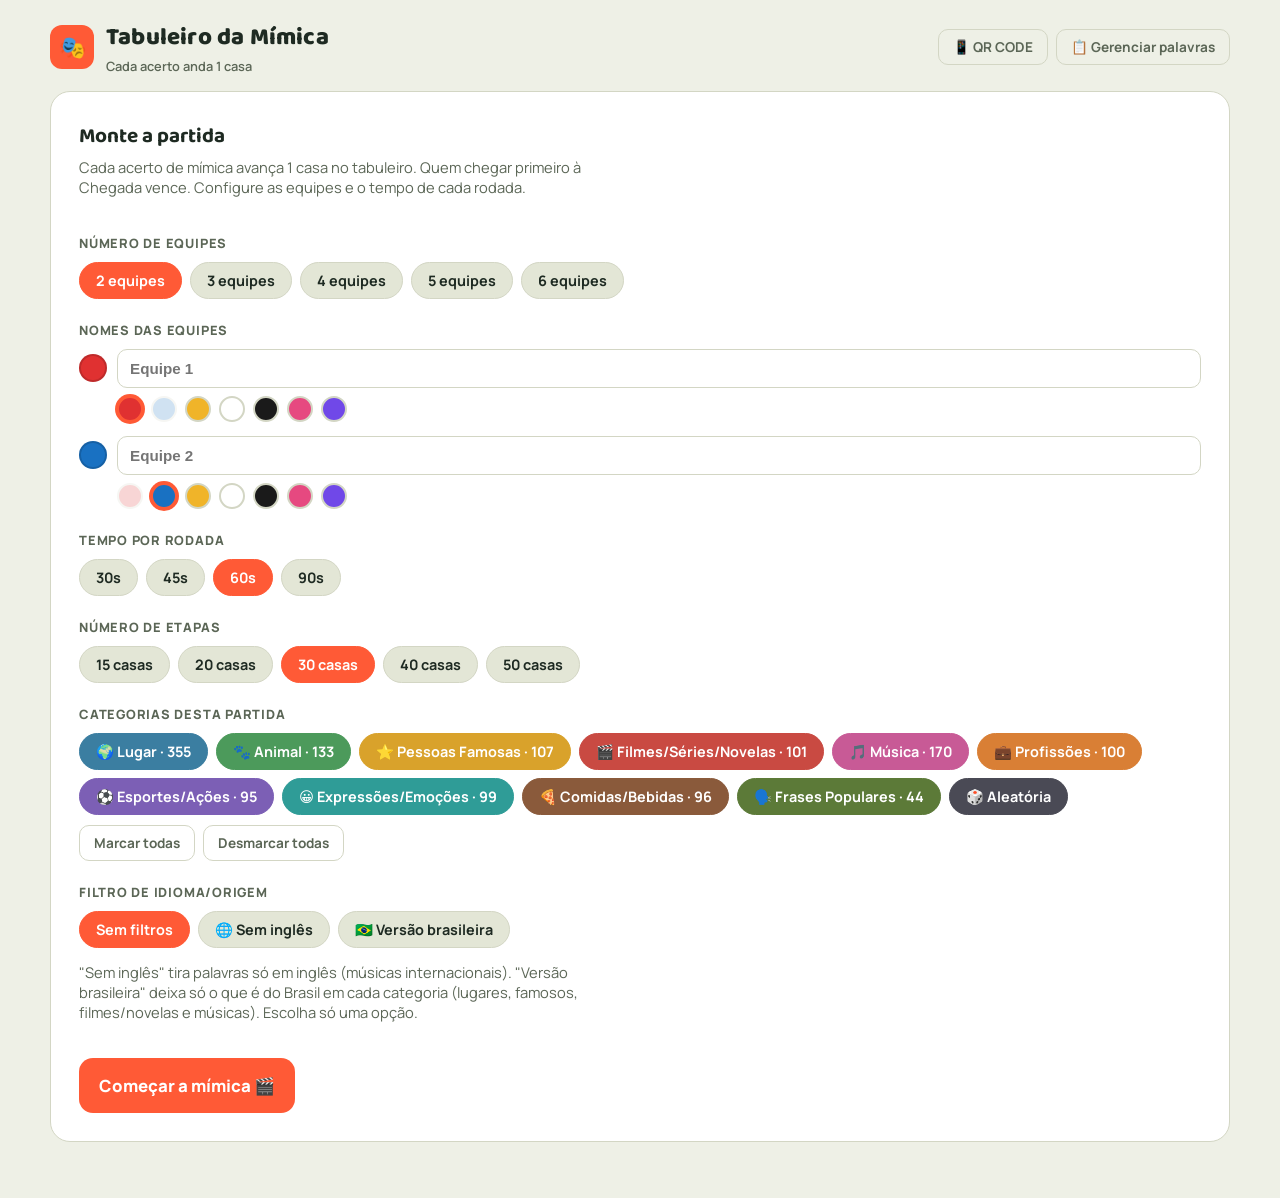
<file: docs/index.html>
<!doctype html>
<html lang="pt-BR">
<head>
<meta charset="utf-8">
<meta name="viewport" content="width=device-width, initial-scale=1, viewport-fit=cover">
<meta name="theme-color" content="#FF5A36">
<meta name="description" content="Jogo de mímica em tabuleiro para jogar em equipes.">
<link rel="manifest" href="manifest.webmanifest">
<link rel="icon" type="image/png" sizes="192x192" href="icons/icon-192.png">
<link rel="apple-touch-icon" href="icons/icon-180.png">
<meta name="apple-mobile-web-app-capable" content="yes">
<meta name="mobile-web-app-capable" content="yes">
<meta name="apple-mobile-web-app-title" content="Mímica">
<meta name="apple-mobile-web-app-status-bar-style" content="default">
<style>body{margin:0;}</style>
<script>
(function(){
  if (window.claude && typeof window.claude.use === "function") return;
  var KEY = "mimica:categories/words";
  var listeners = [];
  function read(){ try { var raw = localStorage.getItem(KEY); return raw ? JSON.parse(raw) : null; } catch(e){ return null; } }
  function write(data){ try { localStorage.setItem(KEY, JSON.stringify(data)); } catch(e){} }
  function snap(){ var d = read(); return { exists: !!d, data: function(){ return d; } }; }
  var doc = {
    get: function(){ return Promise.resolve(snap()); },
    set: function(data){ write(data); return Promise.resolve(); },
    update: function(patch){ var d = read() || {}; Object.keys(patch).forEach(function(k){ d[k] = patch[k]; }); write(d); return Promise.resolve(); },
    onSnapshot: function(cb){ listeners.push(cb); return function(){}; }
  };
  window.claude = { use: function(name){ return Promise.resolve(name === "db" ? { doc: function(){ return doc; } } : null); } };
})();
</script>
<title>Tabuleiro da Mímica</title>
<link rel="preconnect" href="https://fonts.googleapis.com">
<link rel="stylesheet" href="https://fonts.googleapis.com/css2?family=Baloo+2:wght@500;600;700;800&family=Manrope:wght@500;600;700;800&display=swap">
<style>
  :root{
    --bg:#EEF0E6;
    --surface:#FFFFFF;
    --surface-2:#E3E6D6;
    --text:#1E2A22;
    --text-muted:#5B6656;
    --border:#D3D6C4;
    --accent:#FF5A36;
    --accent-ink:#FFFFFF;
    --danger:#C94A42;
    --ok:#3E8E52;

    --c-lugar:#3B7EA1;
    --c-animal:#4C9A5B;
    --c-famosos:#D9A22B;
    --c-filmes:#C94A42;
    --c-musica:#C85A96;
    --c-profissoes:#D97F35;
    --c-esportes:#7C5FB5;
    --c-expressoes:#2F9C97;
    --c-comidas:#8A5A3B;
    --c-frases:#5C7A38;
    --c-aleatoria:#4A4A55;
    --c-special:#B8901F;

    --board-bg:#183226;
    --board-track:#22462F;
    --board-text:#F4F1DF;
  }
  @media (prefers-color-scheme: dark){
    :root:not([data-theme="light"]){
      --bg:#12201A;
      --surface:#1B2B23;
      --surface-2:#223428;
      --text:#EDF1E6;
      --text-muted:#9FAE97;
      --border:#2E4235;
      --accent:#FF6A47;
      --accent-ink:#12201A;
      --danger:#E27168;
      --ok:#57B36C;
    }
  }
  :root[data-theme="dark"]{
    --bg:#12201A;
    --surface:#1B2B23;
    --surface-2:#223428;
    --text:#EDF1E6;
    --text-muted:#9FAE97;
    --border:#2E4235;
    --accent:#FF6A47;
    --accent-ink:#12201A;
    --danger:#E27168;
    --ok:#57B36C;
  }

  *{box-sizing:border-box;}
  body{
    background:var(--bg);
    color:var(--text);
    font-family:'Manrope',system-ui,sans-serif;
    padding:18px 16px 40px;
    display:flex;
    flex-direction:column;
    gap:16px;
    min-height:100vh;
  }
  h1,h2,h3{font-family:'Baloo 2','Manrope',system-ui,sans-serif; margin:0; text-wrap:balance;}
  button{font-family:inherit; cursor:pointer;}
  button:focus-visible, input:focus-visible, [tabindex]:focus-visible{
    outline:3px solid var(--accent); outline-offset:2px;
  }

  .wrap{max-width:1180px; margin:0 auto; width:100%; display:flex; flex-direction:column; gap:16px;}

  header.app-header{
    display:flex; align-items:center; justify-content:space-between; gap:12px; flex-wrap:wrap;
  }
  .brand{display:flex; align-items:center; gap:12px;}
  .brand .mark{
    width:44px;height:44px;border-radius:12px;background:var(--accent);color:var(--accent-ink);
    display:flex;align-items:center;justify-content:center;font-size:22px;flex-shrink:0;
  }
  .brand h1{font-size:1.5rem; font-weight:800; letter-spacing:.2px;}
  .brand p{margin:0; font-size:.8rem; color:var(--text-muted); font-weight:600;}
  .ghost-btn{
    background:transparent; border:1.5px solid var(--border); color:var(--text-muted);
    padding:8px 14px; border-radius:10px; font-weight:700; font-size:.85rem;
  }
  .ghost-btn:hover{border-color:var(--accent); color:var(--accent);}
  .exit-btn{align-self:flex-start;}
  .ghost-btn:disabled{opacity:.45; cursor:not-allowed;}
  .ghost-btn:disabled:hover{border-color:var(--border); color:var(--text-muted);}
  .header-actions{display:flex; gap:8px; flex-wrap:wrap;}

  .word-list{display:flex; flex-wrap:wrap; gap:6px;}
  .word-chip{display:inline-flex; align-items:center; gap:6px; color:#fff; padding:6px 6px 6px 12px; border-radius:999px; font-weight:700; font-size:.82rem;}
  .word-chip.is-filtered-out{opacity:.25;}
  .word-x{background:rgba(0,0,0,.25); border:none; color:#fff; width:20px; height:20px; border-radius:50%; font-size:.85rem; line-height:1; padding:0;}
  .word-x:hover{background:rgba(0,0,0,.45);}
  .add-word-row{display:flex; gap:8px;}
  .add-word-row input{
    flex:1; min-width:0; border:1.5px solid var(--border); border-radius:10px; padding:10px 12px;
    font-size:.95rem; background:var(--surface); color:var(--text); font-weight:600;
  }
  .add-word-row input:focus{border-color:var(--accent);}

  /* ---------- SETUP SCREEN ---------- */
  .setup-card{
    background:var(--surface); border:1px solid var(--border); border-radius:20px;
    padding:28px; display:flex; flex-direction:column; gap:22px;
  }
  .setup-card h2{font-size:1.3rem;}
  .setup-card .lede{color:var(--text-muted); font-size:.92rem; margin-top:4px; max-width:60ch;}
  .field-group{display:flex; flex-direction:column; gap:10px;}
  .field-label{font-weight:800; font-size:.8rem; text-transform:uppercase; letter-spacing:.06em; color:var(--text-muted);}
  .chip-row{display:flex; gap:8px; flex-wrap:wrap;}
  .chip{
    border:1.5px solid var(--border); background:var(--surface-2); color:var(--text);
    padding:8px 16px; border-radius:999px; font-weight:700; font-size:.9rem;
  }
  .chip.is-active{background:var(--accent); border-color:var(--accent); color:var(--accent-ink);}
  .team-rows{display:flex; flex-direction:column; gap:14px;}
  .team-row-block{display:flex; flex-direction:column; gap:8px;}
  .team-row{display:flex; align-items:center; gap:10px;}
  .team-dot{width:28px;height:28px;border-radius:50%; flex-shrink:0; border:2px solid rgba(0,0,0,.15);}
  .color-swatch-row{display:flex; gap:8px; flex-wrap:wrap; padding-left:38px;}
  .color-swatch-btn{
    width:26px; height:26px; border-radius:50%; border:2px solid var(--border); padding:0; cursor:pointer;
  }
  .color-swatch-btn.is-selected{border-color:var(--accent); box-shadow:0 0 0 2px var(--accent);}
  .color-swatch-btn:disabled{opacity:.2; cursor:not-allowed;}
  .team-row input{
    flex:1; min-width:0; border:1.5px solid var(--border); border-radius:10px; padding:10px 12px;
    font-size:.95rem; font-weight:700; background:var(--surface); color:var(--text);
  }
  .team-row input:focus{border-color:var(--accent);}
  .start-btn{
    background:var(--accent); color:var(--accent-ink); border:none; border-radius:14px;
    padding:16px 20px; font-size:1.05rem; font-weight:800; align-self:flex-start;
  }
  .start-btn:hover{filter:brightness(1.06);}
  .start-btn:disabled{cursor:not-allowed;}
  .start-btn:disabled:hover{filter:none;}

  /* ---------- GAME SCREEN ---------- */
  .board-screen{ display:flex; flex-direction:column; gap:14px; width:100%; }
  .board-main{ display:flex; flex-direction:column; gap:14px; min-width:0; }
  @media (min-width:800px){
    .board-screen{ flex-direction:row; align-items:flex-start; }
    .board-main{ flex:1; min-width:0; }
  }
  .category-legend{
    background:var(--surface); border:1px solid var(--border); border-radius:16px;
    padding:14px; display:flex; flex-direction:column; gap:8px; flex-shrink:0;
  }
  @media (min-width:800px){ .category-legend{ width:190px; position:sticky; top:16px; } }
  .legend-item{ display:flex; align-items:center; gap:8px; font-size:.82rem; font-weight:700; }
  .legend-swatch{
    width:26px; height:26px; border-radius:8px; flex-shrink:0;
    display:flex; align-items:center; justify-content:center; font-size:1rem; color:#fff;
  }
  .stage-screen{ display:flex; flex-direction:column; gap:14px; width:100%; align-items:stretch; }

  .board-panel{
    background:var(--board-bg); border-radius:20px; padding:18px; overflow-x:auto;
  }
  .board-title{color:var(--board-text); font-weight:800; font-size:.95rem; margin:0 0 12px 4px; display:flex; justify-content:space-between; align-items:center;}
  .board-title span.sub{color:#B7C9BC; font-weight:600; font-size:.8rem;}
  .board-grid{
    display:grid; grid-template-columns:repeat(6, 1fr); grid-auto-rows:58px; gap:6px; position:relative;
    background:var(--board-track); border-radius:16px; padding:12px;
  }
  .house{
    width:100%; height:100%; box-sizing:border-box; min-width:0;
    border-radius:10px; display:flex; flex-direction:column; align-items:center; justify-content:center;
    color:#fff; font-weight:800; position:relative; font-size:.68rem; line-height:1.1; gap:1px;
    box-shadow:inset 0 0 0 2px rgba(255,255,255,.18);
  }
  .house .num{font-family:'Baloo 2'; font-size:.9rem;}
  .house .ic{font-size:1rem;}
  .house.is-start, .house.is-finish{
    background:var(--accent); color:var(--accent-ink); font-family:'Baloo 2'; font-size:.72rem;
  }
  .house.is-current-target{box-shadow:0 0 0 2px #fff;}
  .dir-arrow{
    position:absolute; top:1px; right:2px;
    font-size:1.05rem; font-weight:800; line-height:1; color:rgba(255,255,255,.95);
    text-shadow:0 1px 1px rgba(0,0,0,.4); pointer-events:none; z-index:2;
  }
  .pawns{
    position:absolute; bottom:2px; left:0; display:flex; gap:2px; flex-wrap:wrap;
    justify-content:center; width:100%; pointer-events:none; z-index:2;
  }
  .pawn{width:11px;height:11px;border-radius:50%; border:1.5px solid rgba(255,255,255,.9); box-shadow:0 0 0 1px rgba(0,0,0,.25);}
  .pawn-pin{
    width:15px; height:15px; flex-shrink:0;
    border-radius:50% 50% 50% 0; transform:rotate(-45deg);
    border:1.5px solid rgba(255,255,255,.95); box-shadow:0 1px 3px rgba(0,0,0,.45);
  }
  @media (max-width:480px){
    .board-grid{grid-auto-rows:46px; gap:4px; padding:8px;}
  }

  .board-action{display:flex; flex-direction:column; align-items:center; gap:10px; text-align:center;}
  .board-action-msg{font-weight:700; color:var(--text-muted); font-size:.95rem;}

  .turn-banner{
    display:flex; align-items:center; gap:12px; border-radius:14px; padding:12px 14px;
    color:#fff; font-family:'Baloo 2'; font-size:1.05rem;
  }
  .turn-banner .pawn-lg{width:20px;height:20px;border-radius:50%; border:2px solid rgba(255,255,255,.85); flex-shrink:0;}
  .turn-banner .pos{margin-left:auto; font-size:.8rem; font-family:'Manrope'; font-weight:700; opacity:.9;}

  .target-chip{
    display:flex; align-items:center; gap:10px; padding:10px 12px; border-radius:12px;
    border:1.5px dashed var(--border); font-weight:700; font-size:.9rem;
  }
  .target-chip .swatch{width:30px;height:30px;border-radius:10px; display:flex; align-items:center; justify-content:center; font-size:1rem; color:#fff; flex-shrink:0;}
  .target-chip .lbl{color:var(--text-muted); font-size:.72rem; text-transform:uppercase; letter-spacing:.05em; font-weight:800;}
  .target-chip .name{font-size:1rem;}

  .stage{
    background:var(--surface-2); border-radius:16px; padding:22px 18px; text-align:center;
    display:flex; flex-direction:column; align-items:center; gap:14px; min-height:170px; justify-content:center;
  }
  .stage .prompt{color:var(--text-muted); font-weight:700; font-size:.95rem;}
  .stage .word{font-family:'Baloo 2'; font-size:1.9rem; font-weight:800; text-wrap:balance; word-break:break-word;}
  .stage .artist-hint{color:var(--text-muted); font-weight:700; font-size:.85rem; margin-top:-8px;}
  .hint-toggle{
    background:none; border:1.5px dashed var(--border); color:var(--text-muted); font-weight:700;
    font-size:.8rem; border-radius:999px; padding:5px 12px;
  }
  .hint-toggle:hover{border-color:var(--accent); color:var(--accent);}
  .hint-body{
    color:var(--text-muted); font-weight:600; font-size:.85rem; line-height:1.4; max-width:38ch;
    background:var(--surface); border-radius:10px; padding:10px 12px;
    display:flex; flex-direction:column; align-items:center; gap:8px;
  }
  .hint-body img{width:140px; height:140px; object-fit:cover; border-radius:10px; border:1.5px solid var(--border);}
  .stage-big{flex:1; min-height:min(60vh, 520px); padding:32px 20px; gap:20px;}
  .stage-big .prompt{font-size:1.1rem;}
  .stage-big .word{font-size:clamp(2.2rem, 7vw, 3.4rem);}
  .stage-big .artist-hint{font-size:1rem;}
  .stage-big .timer-wrap{max-width:360px; width:100%;}
  .stage-big .result-btns{max-width:420px; width:100%;}
  .reveal-btn{
    background:var(--accent); color:var(--accent-ink); border:none; border-radius:12px;
    padding:14px 22px; font-weight:800; font-size:1rem;
  }
  .timer-wrap{width:100%; display:flex; flex-direction:column; gap:6px;}
  .timer-bar-track{width:100%; height:10px; background:var(--border); border-radius:999px; overflow:hidden;}
  .timer-bar-fill{height:100%; background:var(--accent); border-radius:999px; transition:width .12s linear;}
  .timer-num{font-family:'Baloo 2'; font-size:1.3rem; font-variant-numeric:tabular-nums;}
  .result-btns{display:flex; gap:10px; width:100%;}
  .result-btns button{
    flex:1; border:none; border-radius:12px; padding:13px 10px; font-weight:800; font-size:.92rem; color:#fff;
  }
  .btn-ok{background:var(--ok);}
  .btn-skip{background:var(--danger);}
  .btn-continue{background:var(--accent); color:var(--accent-ink); width:100%; border:none; border-radius:12px; padding:13px 10px; font-weight:800;}

  .scoreboard{display:flex; flex-direction:column; gap:8px;}
  .scoreboard .lbl{font-size:.72rem; text-transform:uppercase; letter-spacing:.05em; font-weight:800; color:var(--text-muted);}
  .score-row{display:flex; align-items:center; gap:8px; padding:6px 8px; border-radius:10px; font-weight:700; font-size:.85rem;}
  .score-row.is-current{background:var(--surface-2);}
  .score-row .pawn{width:14px;height:14px; flex-shrink:0;}
  .score-row .nm{flex:1; min-width:0; overflow:hidden; text-overflow:ellipsis; white-space:nowrap;}
  .score-row .pn{color:var(--text-muted); font-variant-numeric:tabular-nums;}

  .rules-toggle{background:none; border:none; color:var(--text-muted); font-weight:700; font-size:.8rem; text-align:left; padding:0; text-decoration:underline;}
  .rules-body{font-size:.85rem; color:var(--text-muted); line-height:1.5; display:flex; flex-direction:column; gap:6px;}
  .rules-body b{color:var(--text);}

  /* ---------- MODALS ---------- */
  .modal-overlay{
    position:fixed; inset:0; background:rgba(10,15,12,.55); display:flex; align-items:center; justify-content:center;
    padding:20px; z-index:50;
  }
  .modal-card{
    background:var(--surface); border-radius:18px; padding:26px; max-width:420px; width:100%;
    display:flex; flex-direction:column; gap:14px; text-align:center;
  }
  .modal-card h3{font-size:1.4rem;}
  .modal-card-wide{max-width:480px;}
  .qr-box{background:#FFFFFF; border-radius:14px; padding:10px; width:min(72vw, 300px); margin:0 auto;}
  .qr-box svg{display:block; width:100%; height:auto;}
  .qr-link{font-weight:700; font-size:.85rem; color:var(--text-muted); word-break:break-all; margin:0;}
  .team-report-list{display:flex; flex-direction:column; gap:10px; max-height:min(50vh, 420px); overflow-y:auto; text-align:left;}
  .team-report-row{background:var(--surface-2); border-radius:12px; padding:12px 14px; display:flex; flex-direction:column; gap:6px;}
  .team-report-head{display:flex; align-items:center; gap:8px; font-family:'Baloo 2'; font-weight:700; font-size:1rem;}
  .team-report-stats{display:flex; gap:14px; font-weight:700; font-size:.88rem; font-variant-numeric:tabular-nums;}
  .team-report-cats{display:flex; flex-direction:column; gap:2px; font-size:.82rem; color:var(--text-muted); font-weight:600;}
  .cat-pick-grid{display:grid; grid-template-columns:1fr 1fr; gap:8px;}
  .cat-pick-btn{
    border:none; border-radius:12px; padding:12px 8px; color:#fff; font-weight:800; font-size:.85rem;
    display:flex; flex-direction:column; align-items:center; gap:4px;
  }
  .cat-pick-btn small{font-weight:700; font-size:.68rem; opacity:.9; text-transform:none;}
  .confetti-emoji{font-size:2.6rem;}

  [hidden]{display:none !important;}

  @media (max-width:480px){
    .brand h1{font-size:1.25rem;}
  }
</style>

<style>
  body{padding-top:max(18px, env(safe-area-inset-top)); padding-left:max(16px, env(safe-area-inset-left)); padding-right:max(16px, env(safe-area-inset-right)); padding-bottom:max(40px, env(safe-area-inset-bottom));}
</style>
</head>
<body>
<div class="wrap">
  <header class="app-header">
    <div class="brand">
      <div class="mark">🎭</div>
      <div>
        <h1>Tabuleiro da Mímica</h1>
        <p>Cada acerto anda 1 casa</p>
      </div>
    </div>
    <div class="header-actions">
      <button class="ghost-btn" id="btnQr">📱 QR CODE</button>
      <button class="ghost-btn" id="btnManage">📋 Gerenciar palavras</button>
    </div>
  </header>

  <section id="setupScreen"></section>
  <section id="gameScreen" hidden></section>
  <section id="manageScreen" hidden></section>
</div>

<div id="modalLayer"></div>

<script>
(function(){
  "use strict";

  var CATS = {
    lugar:      {label:"Lugar",                 icon:"🌍", color:"var(--c-lugar)"},
    animal:     {label:"Animal",                icon:"🐾", color:"var(--c-animal)"},
    famosos:    {label:"Pessoas Famosas",        icon:"⭐", color:"var(--c-famosos)"},
    filmes:     {label:"Filmes/Séries/Novelas",  icon:"🎬", color:"var(--c-filmes)"},
    musica:     {label:"Música",                 icon:"🎵", color:"var(--c-musica)"},
    profissoes: {label:"Profissões",             icon:"💼", color:"var(--c-profissoes)"},
    esportes:   {label:"Esportes/Ações",         icon:"⚽", color:"var(--c-esportes)"},
    expressoes: {label:"Expressões/Emoções",     icon:"😀", color:"var(--c-expressoes)"},
    comidas:    {label:"Comidas/Bebidas",        icon:"🍕", color:"var(--c-comidas)"},
    frases:     {label:"Frases Populares",       icon:"🗣️", color:"var(--c-frases)"},
    aleatoria:  {label:"Aleatória",              icon:"🎲", color:"var(--c-aleatoria)"}
  };

  var DEFAULT_WORDS = {
    lugar: [
      "Praia","Hospital","Aeroporto","Academia","Cinema","Escola","Restaurante","Zoológico","Supermercado","Igreja","Praça","Shopping","Floresta","Deserto","Circo","Fazenda","Biblioteca","Estádio","Metrô","Elevador","Casamento","Trânsito","Acampamento","Parque de diversões","Salão de beleza","Consultório odontológico","Delegacia","Feira livre",
      "Afeganistão","África do Sul","Albânia","Alemanha","Andorra","Angola","Antígua e Barbuda","Arábia Saudita","Argélia","Argentina","Armênia","Austrália","Áustria","Azerbaijão","Bahamas","Bangladesh","Barbados","Barein","Bélgica","Belize","Benin","Bielorrússia","Bolívia","Bósnia e Herzegovina","Botsuana","Brasil","Brunei","Bulgária","Burkina Faso","Burundi","Butão","Cabo Verde","Camarões","Camboja","Canadá","Catar","Cazaquistão","Chade","Chile","China","Chipre","Colômbia","Comores","Congo","Coreia do Norte","Coreia do Sul","Costa do Marfim","Costa Rica","Croácia","Cuba","Dinamarca","Djibouti","Dominica","Egito","El Salvador","Emirados Árabes Unidos","Equador","Eritreia","Eslováquia","Eslovênia","Espanha","Estados Unidos","Estônia","Essuatíni","Etiópia","Fiji","Filipinas","Finlândia","França","Gabão","Gâmbia","Gana","Geórgia","Granada","Grécia","Guatemala","Guiana","Guiné","Guiné Equatorial","Guiné-Bissau","Haiti","Holanda","Honduras","Hungria","Iêmen","Ilhas Marshall","Ilhas Salomão","Índia","Indonésia","Irã","Iraque","Irlanda","Islândia","Israel","Itália","Jamaica","Japão","Jordânia","Kiribati","Kuwait","Laos","Lesoto","Letônia","Líbano","Libéria","Líbia","Liechtenstein","Lituânia","Luxemburgo","Macedônia do Norte","Madagascar","Malásia","Malawi","Maldivas","Mali","Malta","Marrocos","Maurício","Mauritânia","México","Mianmar","Micronésia","Moçambique","Moldávia","Mônaco","Mongólia","Montenegro","Namíbia","Nauru","Nepal","Nicarágua","Níger","Nigéria","Noruega","Nova Zelândia","Omã","Palau","Panamá","Papua-Nova Guiné","Paquistão","Paraguai","Peru","Polônia","Portugal","Quênia","Quirguistão","Reino Unido","República Centro-Africana","República Dominicana","República Tcheca","Romênia","Ruanda","Rússia","Samoa","San Marino","Santa Lúcia","São Cristóvão e Névis","São Tomé e Príncipe","São Vicente e Granadinas","Seicheles","Senegal","Serra Leoa","Sérvia","Singapura","Síria","Somália","Sri Lanka","Sudão","Sudão do Sul","Suécia","Suíça","Suriname","Tailândia","Taiwan","Tajiquistão","Tanzânia","Timor-Leste","Togo","Tonga","Trinidad e Tobago","Tunísia","Turcomenistão","Turquia","Tuvalu","Ucrânia","Uganda","Uruguai","Uzbequistão","Vanuatu","Vaticano","Venezuela","Vietnã","Zâmbia","Zimbábue",
      "Acre","Alagoas","Amapá","Amazonas","Bahia","Ceará","Distrito Federal","Espírito Santo","Goiás","Maranhão","Mato Grosso","Mato Grosso do Sul","Minas Gerais","Pará","Paraíba","Paraná","Pernambuco","Piauí","Rio de Janeiro","Rio Grande do Norte","Rio Grande do Sul","Rondônia","Roraima","Santa Catarina","São Paulo","Sergipe","Tocantins",
      "Washington","Pequim","Tóquio","Berlim","Nova Delhi","Londres","Paris","Roma","Ottawa","Moscou","Seul","Camberra","Madrid","Cidade do México","Jacarta","Amsterdã","Riade","Buenos Aires","Cairo","Pretória",
      "Brasília","Salvador","Fortaleza","Belo Horizonte","Manaus","Curitiba","Recife","Goiânia","Belém","Porto Alegre","Guarulhos","Campinas","São Luís","São Gonçalo","Maceió","Duque de Caxias","Natal","Teresina","Campo Grande","Nova Iguaçu","São Bernardo do Campo","João Pessoa","Santo André","Jaboatão dos Guararapes","Osasco","São José dos Campos","Ribeirão Preto","Uberlândia","Contagem","Sorocaba","Aracaju","Feira de Santana","Cuiabá","Joinville","Juiz de Fora","Londrina","Aparecida de Goiânia","Ananindeua","Niterói","Porto Velho","Serra","Caxias do Sul","Vila Velha","Florianópolis","Macapá","Mauá","São João de Meriti","Diadema","Vitória","Palmas",
      "Torre Eiffel","Cristo Redentor","Estátua da Liberdade","Muralha da China","Coliseu","Torre de Pisa","Pirâmides do Egito","Big Ben","Taj Mahal","Machu Picchu","Ópera de Sydney","Sagrada Família","Stonehenge","Monte Rushmore","Muro de Berlim",
      "Banco","Farmácia","Posto de gasolina","Correios","Museu","Teatro","Boliche","Sauna","Spa","Estacionamento","Oficina mecânica","Lavanderia","Parque aquático","Porto","Estação de trem",
      "Vulcão","Cachoeira","Caverna","Geleira","Savana","Ilha deserta"
    ],
    animal: ["Cobra","Canguru","Elefante","Pinguim","Girafa","Macaco","Tartaruga","Águia","Sapo","Coelho","Tubarão","Polvo","Camelo","Preguiça","Morcego","Galinha","Cavalo","Gorila","Urso","Borboleta","Pato","Leão","Foca","Caranguejo","Abelha","Rinoceronte","Papagaio","Jacaré","Formiga","Coruja","Zebra","Hipopótamo","Onça-pintada","Lobo","Raposa","Esquilo","Ouriço","Guaxinim","Lontra","Castor","Camundongo","Porco","Vaca","Cabra","Carneiro","Pavão","Avestruz","Flamingo","Pelicano","Cisne","Corvo","Pomba","Beija-flor","Libélula","Grilo","Gafanhoto","Aranha","Escorpião","Lesma","Caracol","Baleia","Golfinho","Estrela-do-mar","Água-viva","Lula","Piranha","Iguana","Camaleão","Hiena","Tigre","Chita","Lince","Texugo","Ornitorrinco","Coala","Panda","Tamanduá","Tatu","Capivara","Mico-leão-dourado","Arara","Tucano","Sabiá","Puma","Lebre","Furão","Doninha","Marta","Bisão","Búfalo","Alce","Rena","Veado","Javali","Ganso","Peru","Codorna","Andorinha","Pardal","Gaivota","Urubu","Falcão","Gavião","Morsa","Orca","Cachalote","Peixe-espada","Cavalo-marinho","Arraia","Baiacu","Pulga","Mosquito","Barata","Joaninha","Vaga-lume","Louva-a-deus","Centopeia","Lacraia","Sanguessuga","Ouriço-do-mar","Cágado","Jiboia","Píton","Naja","Víbora","Dragão de Komodo","Girino","Toupeira","Gambá","Quati","Jaguatirica","Chimpanzé","Orangotango"],
    famosos: ["Anitta","Neymar","Silvio Santos","Xuxa","Ronaldinho Gaúcho","Gisele Bündchen","Pelé","Ayrton Senna","Chaves","Michael Jackson","Charlie Chaplin","Albert Einstein","Cristiano Ronaldo","Whindersson Nunes","Ivete Sangalo","Pabllo Vittar","Sabrina Sato","Luciano Huck","Gusttavo Lima","Fernanda Montenegro","Roberto Carlos","Zico","Madonna","Elvis Presley","Larissa Manoela","Romário","Ronaldo Fenômeno","Kaká","Garrincha","Sócrates","Rubens Barrichello","Lionel Messi","Kobe Bryant","LeBron James","Michael Jordan","Bruna Marquezine","Juliette Freire","Fátima Bernardes","Faustão","Rodrigo Faro","Marcos Mion","Angélica","Tiago Leifert","Marília Mendonça","Wesley Safadão","Simone Mendes","Beyoncé","Taylor Swift","Lady Gaga","Rihanna","Freddie Mercury","John Lennon","Marilyn Monroe","Vinícius Jr.","Rafael Nadal","Roger Federer","Usain Bolt","Serena Williams","Simone Biles","Falcão","Marta","Rebeca Andrade","Susana Vieira","Regina Duarte","Tony Ramos","Camila Queiroz","José Loreto","Boninho","Ana Maria Braga","Patrícia Poeta","Ludmilla","Zezé Di Camargo","Michael Bublé","Ariana Grande","Bruno Mars","Ed Sheeran","Shakira","Selena Gomez","Justin Timberlake","Casimiro","Felipe Neto","Kéfera","MC Bin Laden","Diego Maradona","Muhammad Ali","Michael Phelps","Babe Ruth","Tiger Woods","Wayne Gretzky","Jesse Owens","Mike Tyson","Nadia Comăneci","Carl Lewis","Michael Schumacher","Emerson Fittipaldi","Nelson Piquet","Felipe Massa","Gustavo Kuerten","César Cielo","Daiane dos Santos","Robert Scheidt","Rayssa Leal","Arthur Zanetti","Oscar Schmidt","Hortência","Formiga","Vanderlei Cordeiro de Lima"],
    filmes: ["Titanic","Avatar","Vingadores","Toy Story","Friends","Stranger Things","La Casa de Papel","Chaves","Avenida Brasil","A Fazenda","O Auto da Compadecida","Cidade de Deus","Tropa de Elite","Shrek","Frozen","Harry Potter","O Rei Leão","Game of Thrones","Breaking Bad","Senhor dos Anéis","Jurassic Park","Star Wars","Velozes e Furiosos","Pantanal","A Grande Família","Malhação","Turma da Mônica","Batman","Homem-Aranha","De Volta para o Futuro","Matrix","Rocky","Coringa","Pantera Negra","A Origem","Interestelar","E.T.","Tubarão","Piratas do Caribe","Como Treinar o Seu Dragão","Divertida Mente","Procurando Nemo","Wall-E","Up: Altas Aventuras","Viva - A Vida é uma Festa","Encanto","Moana","Round 6","The Office","Grey's Anatomy","Sherlock","Peaky Blinders","Sex Education","Riverdale","Elite","Dark","Cobra Kai","Ozark","Cheias de Charme","Fina Estampa","Império","Vale Tudo","Escrava Isaura","A Dona do Pedaço","Cinderela","Branca de Neve e os Sete Anões","A Bela e a Fera","Aladdin","A Pequena Sereia","Mulan","Pocahontas","Hércules","Lilo & Stitch","Enrolados","Valente","Carros","Monstros S.A.","Ratatouille","Os Incríveis","Zootopia","Detona Ralph","A Princesa e o Sapo","Soul","Luca","Mulheres Apaixonadas","Senhora do Destino","América","Páginas da Vida","Duas Caras","A Favorita","Caminho das Índias","Viver a Vida","Salve Jorge","Amor à Vida","A Força do Querer","O Outro Lado do Paraíso","Amor de Mãe","Nos Tempos do Imperador","Um Lugar ao Sol","Travessia","Vai na Fé"],
    musica: ["Aquarela (Toquinho)","Evidências (Chitãozinho & Xororó)","Garota de Ipanema (Tom Jobim)","Ai Se Eu Te Pego (Michel Teló)","Envolver (Anitta)","Show das Poderosas (Anitta)","Anunciação (Alceu Valença)","Asa Branca (Luiz Gonzaga)","Deixa a Vida Me Levar (Zeca Pagodinho)","Trem Bala (Ana Vilela)","Vida Loka (Racionais MC's)","Borboletas (Marcelo Falcão)","Vai Malandra (Anitta)","Cheia de Manias (Raça Negra)","Segue o Seu Coração (Roberta Campos)","Balada Boa (Gusttavo Lima)","Ciranda Cirandinha (Domínio público)","Atirei o Pau no Gato (Domínio público)","Parabéns a Você (Domínio público)","Águas de Março (Tom Jobim)","Mas Que Nada (Jorge Ben Jor)","País Tropical (Jorge Ben Jor)","Chuva de Arroz (Bruno & Marrone)","O Portão (Jorge & Mateus)","Trem das Onze (Demônios da Garoa)","Como É Grande o Meu Amor Por Você (Roberto Carlos)","Fico Assim Sem Você (Claudinho & Buchecha)","É o Amor (Zezé Di Camargo & Luciano)","Faroeste Caboclo (Legião Urbana)","Alô, Alô Marciano (Rita Lee)","Sozinho (Caetano Veloso)","Amor de Índio (Beto Guedes)","Anna Julia (Los Hermanos)","Tempo Perdido (Legião Urbana)","Metamorfose Ambulante (Raul Seixas)","O Tempo Não Para (Cazuza)","Alagados (Os Paralamas do Sucesso)","Pais e Filhos (Legião Urbana)","Toda Forma de Amor (Lulu Santos)","Eduardo e Mônica (Legião Urbana)","Que País É Esse (Legião Urbana)","Comida (Titãs)","Berimbau (Baden Powell)","Construção (Chico Buarque)","Aquele Abraço (Gilberto Gil)","Chega de Saudade (João Gilberto)","Xote das Meninas (Luiz Gonzaga)","Danone (Ivete Sangalo)","Anjos (Fábio Jr.)","Shape of You (Ed Sheeran)","Bohemian Rhapsody (Queen)","Billie Jean (Michael Jackson)","Someone Like You (Adele)","Rolling in the Deep (Adele)","Uptown Funk (Bruno Mars)","Shake It Off (Taylor Swift)","Despacito (Luis Fonsi)","Old Town Road (Lil Nas X)","Blinding Lights (The Weeknd)","Livin' on a Prayer (Bon Jovi)","Sweet Child O' Mine (Guns N' Roses)","I Want It That Way (Backstreet Boys)","Wannabe (Spice Girls)","Thriller (Michael Jackson)","Imagine (John Lennon)","Hotel California (Eagles)","Stairway to Heaven (Led Zeppelin)","My Heart Will Go On (Celine Dion)","Like a Virgin (Madonna)","Toxic (Britney Spears)","Someone You Loved (Lewis Capaldi)","Viva la Vida (Coldplay)","Poker Face (Lady Gaga)","Happy (Pharrell Williams)","Roar (Katy Perry)","We Will Rock You (Queen)","Dancing Queen (ABBA)","Waka Waka (Shakira)","Yesterday (The Beatles)","Let It Be (The Beatles)","Hey Jude (The Beatles)","Smells Like Teen Spirit (Nirvana)","Wonderwall (Oasis)","(I Can't Get No) Satisfaction (The Rolling Stones)","Purple Rain (Prince)","Like a Rolling Stone (Bob Dylan)","Respect (Aretha Franklin)","I Will Always Love You (Whitney Houston)","Rehab (Amy Winehouse)","Umbrella (Rihanna)","Halo (Beyoncé)","Single Ladies (Beyoncé)","Born This Way (Lady Gaga)","Levitating (Dua Lipa)","Watermelon Sugar (Harry Styles)","Shallow (Lady Gaga)","Bad Guy (Billie Eilish)","Bad Romance (Lady Gaga)","Firework (Katy Perry)","Party in the U.S.A. (Miley Cyrus)","Can't Stop the Feeling! (Justin Timberlake)","Sorry (Justin Bieber)","Baby (Justin Bieber)","Sicko Mode (Travis Scott)","God's Plan (Drake)","Africa (Toto)","Take on Me (a-ha)","Girls Just Want to Have Fun (Cyndi Lauper)","Eye of the Tiger (Survivor)","Another Brick in the Wall (Pink Floyd)","Smooth Criminal (Michael Jackson)","Beat It (Michael Jackson)","Faded (Alan Walker)","Closer (The Chainsmokers)","Counting Stars (OneRepublic)","Radioactive (Imagine Dragons)","Believer (Imagine Dragons)","Sugar (Maroon 5)","Moves Like Jagger (Maroon 5)","Can't Feel My Face (The Weeknd)","Rockstar (Post Malone)","Havana (Camila Cabello)","Señorita (Shawn Mendes & Camila Cabello)","Cheap Thrills (Sia)","Chandelier (Sia)","All of Me (John Legend)","Perfect (Ed Sheeran)","Yellow (Coldplay)","Let It Go / Livre Estou (Frozen)","Hakuna Matata (O Rei Leão)","A Whole New World / Um Mundo Ideal (Aladdin)","Under the Sea / Debaixo do Mar (A Pequena Sereia)","Colors of the Wind / Cores do Vento (Pocahontas)","You've Got a Friend in Me / Um Amigo Assim (Toy Story)","Try Everything / Tentar Tudo (Zootopia)","I See the Light / Ao Luar (Enrolados)","Reflection / Imagem (Mulan)","How Far I'll Go / Saber Quem Sou (Moana)","Into the Unknown / Minha Intuição (Frozen 2)","Beauty and the Beast / A Bela e a Fera (A Bela e a Fera)","Part of Your World / Parte do Seu Mundo (A Pequena Sereia)","Circle of Life / Ciclo Sem Fim (O Rei Leão)","Almost There / Quase Lá (A Princesa e o Sapo)","Breaking Free (High School Musical)","We're All in This Together (High School Musical)","Start of Something New (High School Musical)","Bop to the Top (High School Musical)","Can I Have This Dance? (High School Musical 3)","Best of Both Worlds (Hannah Montana)","This Is Me (Camp Rock)","Barbie Girl (Aqua)","Call Me Maybe (Carly Rae Jepsen)","Since U Been Gone (Kelly Clarkson)","Genie in a Bottle (Christina Aguilera)","...Baby One More Time (Britney Spears)","Oops!... I Did It Again (Britney Spears)","Everybody (Backstreet Boys)","Bye Bye Bye (NSYNC)","Complicated (Avril Lavigne)","Sk8er Boi (Avril Lavigne)","Boyfriend (Justin Bieber)","What Makes You Beautiful (One Direction)","Best Song Ever (One Direction)","We Don't Talk About Bruno / Não Falamos do Bruno (Encanto)","Can You Feel the Love Tonight / Nesta Noite o Amor Chegou (O Rei Leão)","Kiss the Girl / Beije a Moça (A Pequena Sereia)","Do You Want to Build a Snowman? / Quer Fazer um Boneco de Neve? (Frozen)","Love Is an Open Door / Vejo Uma Porta Abrir (Frozen)","Friend Like Me / Nunca Teve um Amigo Assim (Aladdin)","Go the Distance / Vencer Distâncias (Hércules)"],
    profissoes: ["Médico","Bombeiro","Professor","Chef de cozinha","Advogado","Cabeleireiro","Policial","Piloto de avião","Dentista","Pintor","Eletricista","Encanador","Veterinário","Jornalista","Fotógrafo","Garçom","Motorista de ônibus","Enfermeiro","Padeiro","Costureira","Astronauta","Pescador","Agricultor","Detetive","Palhaço","Mecânico","DJ","Salva-vidas","Juiz","Arquiteto","Engenheiro","Psicólogo","Nutricionista","Fisioterapeuta","Farmacêutico","Biólogo","Contador","Bibliotecário","Tradutor","Ator","Marceneiro","Pedreiro","Soldador","Segurança","Recepcionista","Barbeiro","Personal trainer","Bailarino","Escritor","Programador","Cientista","Jardineiro","Locutor","Caminhoneiro","Sapateiro","Padre","Diplomata","Zootecnista","Geólogo","Meteorologista","Parteira","Motoboy","Taxista","Zelador","Confeiteiro","Sommelier","Barista","Ourives","Vidraceiro","Instrutor de autoescola","Guia turístico","Modelo","Estilista","Designer gráfico","Roteirista","Diretor de cinema","Produtor musical","Maestro","Analista de sistemas","Apicultor","Bancário","Corretor de imóveis","Corretor de seguros","Auditor","Delegado","Perito","Assistente social","Terapeuta","Fonoaudiólogo","Radiologista","Cardiologista","Cirurgião","Anestesista","Coreógrafo","Cenógrafo","Figurinista","Iluminador","Editor de vídeo","Streamer","Podcaster"],
    esportes: ["Futebol","Nadar","Surfar","Vôlei","Bicicleta","Levantar peso","Basquete","Maratona","Pescar","Tênis","Pular corda","Balé","Boxe","Escalada","Xadrez","Equitação","Golfe","Yoga","Sinuca","Patinação no gelo","Flexão","Handebol","Kart","Capoeira","Futevôlei","Judô","Karatê","Taekwondo","Ginástica olímpica","Ciclismo","Remo","Canoagem","Triatlo","Skate","Snowboard","Esqui","Rúgbi","Polo aquático","Tênis de mesa","Badminton","Arco e flecha","Motocross","Automobilismo","Vela","Squash","Muay Thai","Jiu-jitsu","Vôlei de praia","Atletismo","Halterofilismo","Sumô","Wrestling","Curling","Hóquei no gelo","Paraquedismo","Slackline","Parkour","Stand up paddle","Windsurf","Kitesurf","Bodyboard","Boliche","Dominó","Pôquer","Damas","Corrida de rua","Ultramaratona","Decatlo","Bocha","Peteca","Frescobol","Malabarismo","Ginástica rítmica","Nado sincronizado","Salto em distância","Salto em altura","Salto triplo","Lançamento de dardo","Lançamento de disco","Lançamento de martelo","Arremesso de peso","Corrida de revezamento","Corrida com obstáculos","Ciclismo BMX","Mergulho","Hipismo","Polo","Críquete","Beisebol","Softbol","Futsal","Futebol americano","Frisbee","Rapel","Tirolesa"],
    expressoes: ["Com raiva","Com sono","Apaixonado","Com medo","Envergonhado","Surpreso","Entediado","Nervoso","Aliviado","Com ciúmes","Orgulhoso","Confuso","Com dor de dente","Animado","Triste","Com fome","Com frio","Com calor","Com pressa","Enojado","Encantado","Desconfiado","Impaciente","Com saudade","Culpado","Com dor de barriga","Com dor nas costas","Com soluço","Com tontura","Com sede","Com preguiça","Bêbado","Com ressaca","Cansado","Assustado","Chocado","Curioso","Feliz","Deprimido","Ansioso","Estressado","Arrependido","Com dor de cabeça","Enjoado","Empolgado","Nostálgico","Distraído","Concentrado","Apavorado","Com calafrio","Com coceira","Resfriado","Gripado","Com febre","Com azia","Engasgado","Com cãibra","Zonzo","Atordoado","Perdido","Grato","Inseguro","Confiante","Tímido","Extrovertido","Solitário","Carente","Vingativo","Rancoroso","Aflito","Preocupado","Relaxado","Tranquilo","Furioso","Frustrado","Desanimado","Desmotivado","Motivado","Inspirado","Perplexo","Emocionado","Comovido","Sentimental","Romântico","Com medo de altura","Com claustrofobia","Com vertigem","Constrangido","Mortificado","Exausto","Esgotado","Sonolento","Resmungão","Rabugento","Mal-humorado","Bem-humorado","Alegre","Decepcionado","Chateado"],
    comidas: ["Pizza","Sorvete","Café","Feijoada","Churrasco","Pipoca","Suco de laranja","Pão de queijo","Brigadeiro","Coxinha","Açaí","Chocolate quente","Água de coco","Macarrão","Sushi","Hambúrguer","Melancia","Vinho","Caipirinha","Milho verde","Bolo de aniversário","Marshmallow","Picanha","Salada","Cerveja","Refrigerante","Pastel","Tapioca","Mel","Lasanha","Risoto","Feijão tropeiro","Vatapá","Moqueca","Bobó de camarão","Pão de alho","Empanada","Taco","Pastel de nata","Croissant","Waffle","Panqueca","Torta de limão","Pudim","Mousse de chocolate","Cocada","Rapadura","Paçoca","Beijinho","Canjica","Whisky","Iogurte","Queijo","Presunto","Arroz","Feijão","Farofa","Espumante","Vodka","Tequila","Rum","Gim","Suco de uva","Suco de maracujá","Leite","Manteiga","Requeijão","Geleia","Granola","Aveia","Castanha","Amêndoa","Amendoim","Milkshake","Vitamina","Torta de frango","Empada","Kibe","Esfiha","Bacalhau","Camarão","Cachaça","Batida","Sagu","Arroz doce","Bolo de chocolate","Torta de maçã","Salgadinho","Pão francês","Bife","Frango grelhado","Peixe assado","Lagosta","Ostras","Vinho rosé","Vinagrete"],
    frases: ["Chutar o balde","Pagar o pato","Engolir sapo","Quebrar o gelo","Dar com os burros n'água","Matar dois coelhos com uma cajadada","Dar zebra","Encher linguiça","Colocar a mão na massa","Segurar vela","Pisar em ovos","Chorar as pitangas","Pendurar as chuteiras","Bater as botas","Meter a colher","Passar a mão na cabeça","Fazer tempestade em copo d'água","Dar com a língua nos dentes","Vender o peixe","Chutar o pau da barraca","Comprar gato por lebre","Enfiar o pé na jaca","Fazer das tripas coração","Ficar a ver navios","Ir com a cara e a coragem","Levar a breca","Não ter papas na língua","Pisar na bola","Plantar bananeira","Pôr a mão no fogo","Pôr as barbas de molho","Quebrar a cara","Tirar o cavalinho da chuva","Vestir a camisa","Virar a casaca","Bater na mesma tecla","Cair a ficha","Dar o cano","Deixar a peteca cair","Encher o saco","Fazer vista grossa","Ir pelo caminho das pedras","Pisar em terreno minado","Tirar o time de campo"]
  };
  // Safety net: strip any accidental case-insensitive duplicates in the source lists.
  Object.keys(DEFAULT_WORDS).forEach(function(k){
    var seen = {};
    DEFAULT_WORDS[k] = DEFAULT_WORDS[k].filter(function(w){
      var key = w.toLowerCase();
      if (seen[key]) return false;
      seen[key] = true;
      return true;
    });
  });

  var REAL_CAT_KEYS = Object.keys(CATS).filter(function(k){ return k !== "aleatoria"; });
  var SPECIAL_TYPES = ["avance2","volte1","perdeVez","nada"];
  var STEPS_OPTIONS = [15, 20, 30, 40, 50];

  function randomSpecialType(){
    return SPECIAL_TYPES[Math.floor(Math.random()*SPECIAL_TYPES.length)];
  }
  // Mystery houses hide their true nature — re-rolling it every time a
  // team fails to get past one keeps it fresh for the next attempt.
  function rerollSpecial(house){ house.sp = randomSpecialType(); }

  // Lays out a fresh board template for a chosen board length: house 0 is
  // the start, house `steps` is the finish, and a handful of mystery
  // (special) houses are spread evenly among the rest, each starting with
  // a random hidden nature — every other house is a plain category slot,
  // its actual category decided later by buildEffectiveBoard.
  function generateBoardTemplate(steps){
    var len = steps + 1;
    var arr = new Array(len);
    arr[0] = {type:"start"};
    arr[len-1] = {type:"finish"};
    var specialCount = Math.max(2, Math.min(8, Math.round(steps/7)));
    var specialAt = {};
    for (var k=0;k<specialCount;k++){
      var pos = Math.max(1, Math.min(steps-1, Math.round((k+1) * steps/(specialCount+1))));
      while (specialAt[pos] && pos < steps-1) pos++;
      specialAt[pos] = true;
    }
    for (var i=1;i<len-1;i++){
      arr[i] = specialAt[i] ? {type:"special", sp:randomSpecialType()} : {type:"cat", cat:null};
    }
    return arr;
  }

  // Builds the game board for this match: every category house gets a
  // freshly shuffled category (from what's enabled at setup) each time a
  // game starts, evenly spread across the slots — only the finish line and
  // special houses keep the template's fixed positions.
  function hasAdjacentDup(arr){
    for (var i=1;i<arr.length;i++){ if (arr[i] === arr[i-1]) return true; }
    return false;
  }
  // Best-effort fix for any adjacent repeats a random shuffle left behind:
  // swap each offender with a later slot that clashes with neither neighbor.
  function repairAdjacentDups(arr){
    var a = arr.slice();
    for (var i=1;i<a.length;i++){
      if (a[i] !== a[i-1]) continue;
      for (var j=i+1;j<a.length;j++){
        if (a[j] !== a[i-1]){
          var t = a[i]; a[i] = a[j]; a[j] = t;
          break;
        }
      }
    }
    return a;
  }
  // Shuffles while avoiding the same category landing on two houses in a
  // row: retries a few random shuffles first, then falls back to a
  // deterministic repair pass (only unavoidable when just one category is
  // enabled, where adjacent repeats can't be helped).
  function shuffleNoAdjacent(base){
    if (base.length <= 1) return base.slice();
    var arr = base;
    for (var attempt=0; attempt<60; attempt++){
      arr = shuffle(base);
      if (!hasAdjacentDup(arr)) return arr;
    }
    return repairAdjacentDups(arr);
  }

  function buildEffectiveBoard(enabledCats, template){
    var enabledReal = REAL_CAT_KEYS.filter(function(k){ return enabledCats[k]; });
    if (!enabledReal.length) return null;
    var pool = enabledReal.slice();
    if (enabledCats.aleatoria) pool.push("aleatoria");
    var catSlots = template.filter(function(h){ return h.type === "cat"; }).length;
    var assignment = [];
    for (var i=0;i<catSlots;i++){ assignment.push(pool[i % pool.length]); }
    assignment = shuffleNoAdjacent(assignment);
    var idx = 0;
    return template.map(function(h){
      if (h.type !== "cat") return h;
      var cat = assignment[idx];
      idx++;
      return {type:"cat", cat:cat};
    });
  }

  // Primary colors plus white/black, with pink and purple as the only
  // extras — chosen explicitly per team so two teams never end up with
  // near-identical colors (a problem with picking automatically).
  var TEAM_COLOR_PALETTE = [
    {hex:"#E03131", label:"Vermelho"},
    {hex:"#1971C2", label:"Azul"},
    {hex:"#F0B429", label:"Amarelo"},
    {hex:"#FFFFFF", label:"Branco"},
    {hex:"#1A1A1A", label:"Preto"},
    {hex:"#E64980", label:"Rosa"},
    {hex:"#7048E8", label:"Roxo"}
  ];
  function defaultTeamColor(i){ return TEAM_COLOR_PALETTE[i % TEAM_COLOR_PALETTE.length].hex; }
  // Picks readable text color for a given team color background.
  function contrastTextFor(hex){
    var r = parseInt(hex.substr(1,2),16), g = parseInt(hex.substr(3,2),16), b = parseInt(hex.substr(5,2),16);
    var lum = (0.299*r + 0.587*g + 0.114*b) / 255;
    return lum > 0.6 ? "#1A1A1A" : "#fff";
  }
  var TIMER_OPTIONS = [30,45,60,90];

  var setupEl = document.getElementById("setupScreen");
  var gameEl = document.getElementById("gameScreen");
  var manageEl = document.getElementById("manageScreen");
  var modalLayer = document.getElementById("modalLayer");
  var btnManage = document.getElementById("btnManage");
  var btnQr = document.getElementById("btnQr");

  // QR code (SVG pré-gerado, funciona offline) que leva ao app instalável.
  var APP_URL = "https://brulogom.github.io/tabuleiro-da-mimica/";
  var APP_QR_SVG = "<svg xmlns=\"http://www.w3.org/2000/svg\" viewBox=\"0 0 37 37\" shape-rendering=\"crispEdges\"><path fill=\"#FFFFFF\" d=\"M0 0h37v37H0z\"/><path stroke=\"#1E2A22\" d=\"M2 2.5h7m2 0h1m2 0h1m3 0h1m2 0h3m1 0h1m2 0h7M2 3.5h1m5 0h1m2 0h3m3 0h2m1 0h1m7 0h1m5 0h1M2 4.5h1m1 0h3m1 0h1m1 0h4m2 0h2m5 0h3m2 0h1m1 0h3m1 0h1M2 5.5h1m1 0h3m1 0h1m1 0h1m1 0h1m4 0h1m2 0h2m2 0h3m1 0h1m1 0h3m1 0h1M2 6.5h1m1 0h3m1 0h1m1 0h1m5 0h3m3 0h2m1 0h1m2 0h1m1 0h3m1 0h1M2 7.5h1m5 0h1m1 0h2m1 0h3m5 0h1m2 0h1m3 0h1m5 0h1M2 8.5h7m1 0h1m1 0h1m1 0h1m1 0h1m1 0h1m1 0h1m1 0h1m1 0h1m1 0h1m1 0h7M10 9.5h1m1 0h3m3 0h1m2 0h4m1 0h1M2 10.5h1m1 0h5m2 0h1m1 0h1m1 0h2m2 0h1m1 0h1m2 0h3m1 0h5M2 11.5h1m1 0h1m5 0h4m1 0h2m1 0h6m1 0h1m2 0h2m1 0h2m1 0h1M3 12.5h2m2 0h3m5 0h3m1 0h1m3 0h1m2 0h1m3 0h1m1 0h2M2 13.5h1m1 0h1m9 0h2m1 0h4m1 0h3m2 0h1m2 0h4M2 14.5h1m1 0h1m2 0h2m4 0h2m1 0h3m3 0h1m2 0h2m2 0h3m1 0h1M3 15.5h5m5 0h3m1 0h1m2 0h1m4 0h1m2 0h1m4 0h2M3 16.5h3m2 0h2m1 0h10m1 0h1m1 0h1m2 0h3m1 0h3M2 17.5h6m3 0h1m2 0h2m1 0h1m2 0h1m2 0h2m2 0h2m2 0h2M2 18.5h1m2 0h6m3 0h7m1 0h1m1 0h4m1 0h3m2 0h1M2 19.5h3m1 0h2m2 0h1m2 0h4m1 0h1m1 0h3m2 0h1m2 0h2m1 0h2m1 0h1M2 20.5h1m1 0h12m1 0h2m1 0h1m1 0h1m1 0h1m2 0h4m1 0h2M2 21.5h1m1 0h2m5 0h6m1 0h1m4 0h2m2 0h1m1 0h4M6 22.5h8m6 0h2m1 0h1m2 0h2m1 0h3m1 0h2M2 23.5h1m1 0h1m5 0h3m2 0h5m2 0h1m2 0h1m2 0h1m3 0h1m1 0h1M2 24.5h1m1 0h3m1 0h1m1 0h4m2 0h1m2 0h1m1 0h1m1 0h2m8 0h1M2 25.5h1m1 0h2m1 0h1m1 0h1m2 0h4m2 0h1m1 0h5m1 0h1m1 0h1m1 0h5M2 26.5h1m2 0h1m2 0h1m2 0h1m7 0h1m1 0h1m3 0h6m2 0h2M10 27.5h5m1 0h1m2 0h4m2 0h2m3 0h1m1 0h1m1 0h1M2 28.5h7m2 0h2m1 0h1m2 0h3m2 0h1m1 0h3m1 0h1m1 0h1m1 0h2M2 29.5h1m5 0h1m1 0h2m1 0h4m1 0h5m2 0h2m3 0h4M2 30.5h1m1 0h3m1 0h1m1 0h3m2 0h2m1 0h1m3 0h3m1 0h6m1 0h1M2 31.5h1m1 0h3m1 0h1m1 0h3m3 0h2m1 0h2m6 0h1m2 0h2m2 0h1M2 32.5h1m1 0h3m1 0h1m1 0h2m1 0h1m1 0h4m1 0h1m1 0h1m1 0h1m1 0h4m1 0h1M2 33.5h1m5 0h1m4 0h2m1 0h2m5 0h1m3 0h2m1 0h1m1 0h1M2 34.5h7m1 0h5m1 0h2m1 0h1m4 0h4m1 0h1m3 0h1\"/></svg>";

  // wordBank is the live, editable copy of DEFAULT_WORDS — synced with the
  // artifact's shared database so every device sees the same lists.
  var wordBank = cloneWords(DEFAULT_WORDS);

  // Optional "ⓘ Dica" shown only to whoever is mimicking — a short memory
  // jog for words whose meaning isn't obvious from the word itself. Filled
  // in gradually, category by category; a missing entry just hides the
  // button, so it's safe to leave most categories untouched.
  var HINTS = {
    frases: {
      "Chutar o balde": "Desistir de tudo de uma vez, sem se importar com as consequências.",
      "Pagar o pato": "Levar a culpa ou o castigo por algo que não fez.",
      "Engolir sapo": "Aturar calado uma situação ruim ou humilhante.",
      "Quebrar o gelo": "Aliviar uma situação tensa ou desconfortável entre pessoas.",
      "Dar com os burros n'água": "Fracassar depois de se esforçar muito.",
      "Matar dois coelhos com uma cajadada": "Resolver dois problemas com uma única ação.",
      "Dar zebra": "Acontecer um resultado bem diferente do esperado.",
      "Encher linguiça": "Enrolar, falar bastante sem dizer nada útil.",
      "Colocar a mão na massa": "Trabalhar de fato, se envolver na prática.",
      "Segurar vela": "Acompanhar um casal namorando, ficando sem par.",
      "Pisar em ovos": "Agir com muito cuidado numa situação delicada.",
      "Chorar as pitangas": "Reclamar ou se lamentar de forma exagerada.",
      "Pendurar as chuteiras": "Se aposentar, parar de exercer uma atividade.",
      "Bater as botas": "Morrer.",
      "Meter a colher": "Se intrometer num assunto que não é seu.",
      "Passar a mão na cabeça": "Perdoar ou deixar sem punição quem errou.",
      "Fazer tempestade em copo d'água": "Exagerar um problema pequeno.",
      "Dar com a língua nos dentes": "Contar um segredo por indiscrição.",
      "Vender o peixe": "Convencer alguém a aceitar sua ideia ou produto.",
      "Chutar o pau da barraca": "Perder a paciência e desistir de manter as aparências.",
      "Comprar gato por lebre": "Ser enganado, receber algo diferente do prometido.",
      "Enfiar o pé na jaca": "Exagerar, geralmente na comida ou na bebida.",
      "Fazer das tripas coração": "Se esforçar ao máximo mesmo em dificuldade.",
      "Ficar a ver navios": "Ficar esperando algo que nunca chega.",
      "Ir com a cara e a coragem": "Encarar algo sem preparo, só com disposição.",
      "Levar a breca": "Se dar mal, ser castigado.",
      "Não ter papas na língua": "Falar o que pensa sem rodeios.",
      "Pisar na bola": "Cometer um erro ou falhar com alguém.",
      "Plantar bananeira": "Ficar de cabeça para baixo, apoiado nas mãos.",
      "Pôr a mão no fogo": "Confiar totalmente em alguém ou em algo.",
      "Pôr as barbas de molho": "Se prevenir contra um problema que pode acontecer.",
      "Quebrar a cara": "Fracassar feio numa tentativa.",
      "Tirar o cavalinho da chuva": "Desistir de uma expectativa que não vai se realizar.",
      "Vestir a camisa": "Se dedicar de corpo e alma a uma causa ou time.",
      "Virar a casaca": "Trocar de lado, trair um grupo por interesse.",
      "Bater na mesma tecla": "Repetir insistentemente o mesmo assunto.",
      "Cair a ficha": "Finalmente entender ou perceber algo.",
      "Dar o cano": "Não comparecer a um compromisso, deixando alguém esperando.",
      "Deixar a peteca cair": "Parar de se esforçar, perder o ritmo.",
      "Encher o saco": "Incomodar ou chatear alguém repetidamente.",
      "Fazer vista grossa": "Ignorar de propósito um erro ou problema.",
      "Ir pelo caminho das pedras": "Escolher o caminho mais difícil.",
      "Pisar em terreno minado": "Lidar com um assunto delicado e arriscado.",
      "Tirar o time de campo": "Desistir, sair de uma disputa ou compromisso."
    },
    famosos: {
      "Anitta": "Cantora brasileira de funk e pop, sucesso internacional.",
      "Neymar": "Atacante brasileiro, jogou Barcelona, PSG e seleção.",
      "Silvio Santos": "Apresentador de TV, dono do SBT, criou o Baú da Felicidade.",
      "Xuxa": "Apresentadora e cantora infantil, \"Rainha dos Baixinhos\".",
      "Ronaldinho Gaúcho": "Meio-campista craque, driblador, jogou no Barcelona.",
      "Gisele Bündchen": "Supermodelo brasileira, uma das mais famosas do mundo.",
      "Pelé": "Maior jogador de futebol da história, tricampeão mundial.",
      "Ayrton Senna": "Piloto de Fórmula 1, tricampeão mundial, morreu em 1994.",
      "Chaves": "Personagem cômico mexicano que morava num barril.",
      "Michael Jackson": "\"Rei do Pop\", cantor de \"Thriller\", inventou o moonwalk.",
      "Charlie Chaplin": "Ator do cinema mudo, personagem Carlitos.",
      "Albert Einstein": "Físico que criou a teoria da relatividade.",
      "Cristiano Ronaldo": "Atacante português, um dos maiores artilheiros da história.",
      "Whindersson Nunes": "Humorista e youtuber brasileiro.",
      "Ivete Sangalo": "Cantora baiana de axé.",
      "Pabllo Vittar": "Drag queen e cantora pop brasileira.",
      "Sabrina Sato": "Apresentadora de TV brasileira.",
      "Luciano Huck": "Apresentador de TV, casado com a Angélica.",
      "Gusttavo Lima": "Cantor sertanejo, hit \"Balada Boa\".",
      "Fernanda Montenegro": "Atriz brasileira, indicada ao Oscar por \"Central do Brasil\".",
      "Roberto Carlos": "Cantor romântico brasileiro, apelidado de \"O Rei\".",
      "Zico": "Ex-jogador de futebol, ídolo do Flamengo.",
      "Madonna": "Cantora pop americana, \"Rainha do Pop\".",
      "Elvis Presley": "Cantor americano, \"Rei do Rock\".",
      "Larissa Manoela": "Atriz brasileira, famosa desde criança em novelas.",
      "Romário": "Ex-atacante brasileiro, artilheiro histórico, campeão mundial em 94.",
      "Ronaldo Fenômeno": "Ex-atacante brasileiro, bicampeão mundial de futebol.",
      "Kaká": "Ex-meio-campista brasileiro, ganhou a Bola de Ouro em 2007.",
      "Garrincha": "Ex-jogador de futebol, driblador lendário, bicampeão mundial.",
      "Sócrates": "Ex-jogador e médico, ídolo da Democracia Corintiana.",
      "Rubens Barrichello": "Piloto de Fórmula 1 brasileiro.",
      "Lionel Messi": "Atacante argentino, um dos melhores da história do futebol.",
      "Kobe Bryant": "Ex-jogador de basquete americano, lenda do Lakers na NBA.",
      "LeBron James": "Jogador de basquete americano, um dos maiores da NBA.",
      "Michael Jordan": "Ex-jogador de basquete, lenda da NBA pelo Chicago Bulls.",
      "Bruna Marquezine": "Atriz brasileira de novelas.",
      "Juliette Freire": "Vencedora do reality Big Brother Brasil 21.",
      "Fátima Bernardes": "Apresentadora de TV brasileira.",
      "Faustão": "Apresentador de TV brasileiro, décadas na Globo.",
      "Rodrigo Faro": "Apresentador de TV brasileiro.",
      "Marcos Mion": "Apresentador de TV brasileiro.",
      "Angélica": "Apresentadora de TV, casada com o Luciano Huck.",
      "Tiago Leifert": "Ex-apresentador de TV, apresentou o Big Brother Brasil.",
      "Marília Mendonça": "Cantora sertaneja, conhecida como \"Rainha da Sofrência\".",
      "Wesley Safadão": "Cantor brasileiro de forró e sertanejo.",
      "Simone Mendes": "Cantora sertaneja, dupla com a irmã Simaria.",
      "Beyoncé": "Cantora americana, ex-integrante do Destiny's Child.",
      "Taylor Swift": "Cantora americana de pop e country.",
      "Lady Gaga": "Cantora americana, famosa por figurinos extravagantes.",
      "Rihanna": "Cantora de Barbados.",
      "Freddie Mercury": "Vocalista da banda de rock Queen.",
      "John Lennon": "Um dos integrantes da banda The Beatles.",
      "Marilyn Monroe": "Atriz e símbolo de beleza americano dos anos 1950.",
      "Vinícius Jr.": "Atacante brasileiro que joga no Real Madrid.",
      "Rafael Nadal": "Tenista espanhol, apelidado de \"rei do saibro\".",
      "Roger Federer": "Tenista suíço, vários títulos de Grand Slam.",
      "Usain Bolt": "Corredor jamaicano, o homem mais rápido do mundo.",
      "Serena Williams": "Tenista americana, uma das maiores da história.",
      "Simone Biles": "Ginasta americana, várias medalhas olímpicas.",
      "Falcão": "Jogador de futsal brasileiro, considerado o melhor do mundo.",
      "Marta": "Jogadora de futebol brasileira, várias vezes eleita a melhor do mundo.",
      "Rebeca Andrade": "Ginasta brasileira, medalhista olímpica.",
      "Susana Vieira": "Atriz brasileira de novelas.",
      "Regina Duarte": "Atriz brasileira de novelas.",
      "Tony Ramos": "Ator brasileiro de novelas.",
      "Camila Queiroz": "Atriz brasileira, conhecida por \"Verdades Secretas\".",
      "José Loreto": "Ator brasileiro de novelas.",
      "Boninho": "Diretor de TV, criador do Big Brother Brasil.",
      "Ana Maria Braga": "Apresentadora do programa \"Mais Você\".",
      "Patrícia Poeta": "Apresentadora de TV brasileira.",
      "Ludmilla": "Cantora brasileira de funk e pop.",
      "Zezé Di Camargo": "Cantor sertanejo, dupla com o irmão Luciano.",
      "Michael Bublé": "Cantor canadense de jazz e pop.",
      "Ariana Grande": "Cantora pop americana.",
      "Bruno Mars": "Cantor americano de pop e funk.",
      "Ed Sheeran": "Cantor britânico, hit \"Shape of You\".",
      "Shakira": "Cantora colombiana.",
      "Selena Gomez": "Cantora e atriz americana.",
      "Justin Timberlake": "Cantor americano, ex-integrante do NSYNC.",
      "Casimiro": "Youtuber e streamer brasileiro que comenta futebol.",
      "Felipe Neto": "Youtuber brasileiro.",
      "Kéfera": "Youtuber e atriz brasileira.",
      "MC Bin Laden": "Cantor de funk brasileiro.",
      "Diego Maradona": "Ex-jogador argentino, campeão mundial em 1986.",
      "Muhammad Ali": "Ex-boxeador americano, lenda do boxe.",
      "Michael Phelps": "Nadador americano, o maior medalhista olímpico da história.",
      "Babe Ruth": "Jogador de beisebol americano, lenda desse esporte.",
      "Tiger Woods": "Golfista americano.",
      "Wayne Gretzky": "Jogador de hóquei no gelo canadense.",
      "Jesse Owens": "Corredor americano, 4 medalhas de ouro olímpicas em 1936.",
      "Mike Tyson": "Ex-boxeador americano.",
      "Nadia Comăneci": "Ginasta romena, primeira nota 10 da história olímpica.",
      "Carl Lewis": "Corredor e saltador americano, vários ouros olímpicos.",
      "Michael Schumacher": "Piloto de Fórmula 1 alemão, 7 títulos mundiais.",
      "Emerson Fittipaldi": "Piloto de Fórmula 1 brasileiro, bicampeão mundial.",
      "Nelson Piquet": "Piloto de Fórmula 1 brasileiro, tricampeão mundial.",
      "Felipe Massa": "Piloto de Fórmula 1 brasileiro.",
      "Gustavo Kuerten": "Tenista brasileiro, \"Guga\", tricampeão de Roland Garros.",
      "César Cielo": "Nadador brasileiro, medalhista de ouro olímpico.",
      "Daiane dos Santos": "Ginasta brasileira, pioneira em medalhas mundiais.",
      "Robert Scheidt": "Velejador brasileiro, multimedalhista olímpico.",
      "Rayssa Leal": "Skatista brasileira, medalhista olímpica.",
      "Arthur Zanetti": "Ginasta brasileiro, ouro olímpico nas argolas.",
      "Oscar Schmidt": "Ex-jogador de basquete brasileiro, maior pontuador da história.",
      "Hortência": "Ex-jogadora de basquete brasileira.",
      "Formiga": "Jogadora de futebol brasileira, recordista de Copas do Mundo.",
      "Vanderlei Cordeiro de Lima": "Maratonista brasileiro, bronze em Atenas 2004."
    },
    lugar: {
      "Afeganistão": "País da Ásia.",
      "África do Sul": "País da África.",
      "Albânia": "País da Europa.",
      "Alemanha": "País da Europa.",
      "Andorra": "País da Europa.",
      "Angola": "País da África.",
      "Antígua e Barbuda": "País do Caribe.",
      "Arábia Saudita": "País do Oriente Médio.",
      "Argélia": "País da África.",
      "Argentina": "País da América do Sul.",
      "Armênia": "País da Ásia.",
      "Austrália": "País da Oceania.",
      "Áustria": "País da Europa.",
      "Azerbaijão": "País da Ásia.",
      "Bahamas": "País do Caribe.",
      "Bangladesh": "País da Ásia.",
      "Barbados": "País do Caribe.",
      "Barein": "País do Oriente Médio.",
      "Bélgica": "País da Europa.",
      "Belize": "País da América Central.",
      "Benin": "País da África.",
      "Bielorrússia": "País da Europa.",
      "Bolívia": "País da América do Sul.",
      "Bósnia e Herzegovina": "País da Europa.",
      "Botsuana": "País da África.",
      "Brasil": "País da América do Sul.",
      "Brunei": "País da Ásia.",
      "Bulgária": "País da Europa.",
      "Burkina Faso": "País da África.",
      "Burundi": "País da África.",
      "Butão": "País da Ásia.",
      "Cabo Verde": "País da África.",
      "Camarões": "País da África.",
      "Camboja": "País da Ásia.",
      "Canadá": "País da América do Norte.",
      "Catar": "País do Oriente Médio.",
      "Cazaquistão": "País da Ásia.",
      "Chade": "País da África.",
      "Chile": "País da América do Sul.",
      "China": "País da Ásia.",
      "Chipre": "País da Europa.",
      "Colômbia": "País da América do Sul.",
      "Comores": "País da África.",
      "Congo": "País da África.",
      "Coreia do Norte": "País da Ásia.",
      "Coreia do Sul": "País da Ásia.",
      "Costa do Marfim": "País da África.",
      "Costa Rica": "País da América Central.",
      "Croácia": "País da Europa.",
      "Cuba": "País do Caribe.",
      "Dinamarca": "País da Europa.",
      "Djibouti": "País da África.",
      "Dominica": "País do Caribe.",
      "Egito": "País da África.",
      "El Salvador": "País da América Central.",
      "Emirados Árabes Unidos": "País do Oriente Médio.",
      "Equador": "País da América do Sul.",
      "Eritreia": "País da África.",
      "Eslováquia": "País da Europa.",
      "Eslovênia": "País da Europa.",
      "Espanha": "País da Europa.",
      "Estados Unidos": "País da América do Norte.",
      "Estônia": "País da Europa.",
      "Essuatíni": "País da África.",
      "Etiópia": "País da África.",
      "Fiji": "País da Oceania.",
      "Filipinas": "País da Ásia.",
      "Finlândia": "País da Europa.",
      "França": "País da Europa.",
      "Gabão": "País da África.",
      "Gâmbia": "País da África.",
      "Gana": "País da África.",
      "Geórgia": "País da Ásia.",
      "Granada": "País do Caribe.",
      "Grécia": "País da Europa.",
      "Guatemala": "País da América Central.",
      "Guiana": "País da América do Sul.",
      "Guiné": "País da África.",
      "Guiné Equatorial": "País da África.",
      "Guiné-Bissau": "País da África.",
      "Haiti": "País do Caribe.",
      "Holanda": "País da Europa.",
      "Honduras": "País da América Central.",
      "Hungria": "País da Europa.",
      "Iêmen": "País do Oriente Médio.",
      "Ilhas Marshall": "País da Oceania.",
      "Ilhas Salomão": "País da Oceania.",
      "Índia": "País da Ásia.",
      "Indonésia": "País da Ásia.",
      "Irã": "País do Oriente Médio.",
      "Iraque": "País do Oriente Médio.",
      "Irlanda": "País da Europa.",
      "Islândia": "País da Europa.",
      "Israel": "País do Oriente Médio.",
      "Itália": "País da Europa.",
      "Jamaica": "País do Caribe.",
      "Japão": "País da Ásia.",
      "Jordânia": "País do Oriente Médio.",
      "Kiribati": "País da Oceania.",
      "Kuwait": "País do Oriente Médio.",
      "Laos": "País da Ásia.",
      "Lesoto": "País da África.",
      "Letônia": "País da Europa.",
      "Líbano": "País do Oriente Médio.",
      "Libéria": "País da África.",
      "Líbia": "País da África.",
      "Liechtenstein": "País da Europa.",
      "Lituânia": "País da Europa.",
      "Luxemburgo": "País da Europa.",
      "Macedônia do Norte": "País da Europa.",
      "Madagascar": "País da África.",
      "Malásia": "País da Ásia.",
      "Malawi": "País da África.",
      "Maldivas": "País da Ásia.",
      "Mali": "País da África.",
      "Malta": "País da Europa.",
      "Marrocos": "País da África.",
      "Maurício": "País da África.",
      "Mauritânia": "País da África.",
      "México": "País da América do Norte.",
      "Mianmar": "País da Ásia.",
      "Micronésia": "País da Oceania.",
      "Moçambique": "País da África.",
      "Moldávia": "País da Europa.",
      "Mônaco": "País da Europa.",
      "Mongólia": "País da Ásia.",
      "Montenegro": "País da Europa.",
      "Namíbia": "País da África.",
      "Nauru": "País da Oceania.",
      "Nepal": "País da Ásia.",
      "Nicarágua": "País da América Central.",
      "Níger": "País da África.",
      "Nigéria": "País da África.",
      "Noruega": "País da Europa.",
      "Nova Zelândia": "País da Oceania.",
      "Omã": "País do Oriente Médio.",
      "Palau": "País da Oceania.",
      "Panamá": "País da América Central.",
      "Papua-Nova Guiné": "País da Oceania.",
      "Paquistão": "País da Ásia.",
      "Paraguai": "País da América do Sul.",
      "Peru": "País da América do Sul.",
      "Polônia": "País da Europa.",
      "Portugal": "País da Europa.",
      "Quênia": "País da África.",
      "Quirguistão": "País da Ásia.",
      "Reino Unido": "País da Europa.",
      "República Centro-Africana": "País da África.",
      "República Dominicana": "País do Caribe.",
      "República Tcheca": "País da Europa.",
      "Romênia": "País da Europa.",
      "Ruanda": "País da África.",
      "Rússia": "País que fica na Europa e na Ásia.",
      "Samoa": "País da Oceania.",
      "San Marino": "País da Europa.",
      "Santa Lúcia": "País do Caribe.",
      "São Cristóvão e Névis": "País do Caribe.",
      "São Tomé e Príncipe": "País da África.",
      "São Vicente e Granadinas": "País do Caribe.",
      "Seicheles": "País da África.",
      "Senegal": "País da África.",
      "Serra Leoa": "País da África.",
      "Sérvia": "País da Europa.",
      "Singapura": "País da Ásia.",
      "Síria": "País do Oriente Médio.",
      "Somália": "País da África.",
      "Sri Lanka": "País da Ásia.",
      "Sudão": "País da África.",
      "Sudão do Sul": "País da África.",
      "Suécia": "País da Europa.",
      "Suíça": "País da Europa.",
      "Suriname": "País da América do Sul.",
      "Tailândia": "País da Ásia.",
      "Taiwan": "País da Ásia.",
      "Tajiquistão": "País da Ásia.",
      "Tanzânia": "País da África.",
      "Timor-Leste": "País da Ásia.",
      "Togo": "País da África.",
      "Tonga": "País da Oceania.",
      "Trinidad e Tobago": "País do Caribe.",
      "Tunísia": "País da África.",
      "Turcomenistão": "País da Ásia.",
      "Turquia": "País que fica entre a Europa e a Ásia.",
      "Tuvalu": "País da Oceania.",
      "Ucrânia": "País da Europa.",
      "Uganda": "País da África.",
      "Uruguai": "País da América do Sul.",
      "Uzbequistão": "País da Ásia.",
      "Vanuatu": "País da Oceania.",
      "Vaticano": "País da Europa.",
      "Venezuela": "País da América do Sul.",
      "Vietnã": "País da Ásia.",
      "Zâmbia": "País da África.",
      "Zimbábue": "País da África.",
      "Washington": "Capital dos Estados Unidos.",
      "Pequim": "Capital da China.",
      "Tóquio": "Capital do Japão.",
      "Berlim": "Capital da Alemanha.",
      "Nova Delhi": "Capital da Índia.",
      "Londres": "Capital do Reino Unido.",
      "Paris": "Capital da França.",
      "Roma": "Capital da Itália.",
      "Ottawa": "Capital do Canadá.",
      "Moscou": "Capital da Rússia.",
      "Seul": "Capital da Coreia do Sul.",
      "Camberra": "Capital da Austrália.",
      "Madrid": "Capital da Espanha.",
      "Cidade do México": "Capital do México.",
      "Jacarta": "Capital da Indonésia.",
      "Amsterdã": "Capital da Holanda.",
      "Riade": "Capital da Arábia Saudita.",
      "Buenos Aires": "Capital da Argentina.",
      "Cairo": "Capital do Egito.",
      "Pretória": "Capital administrativa da África do Sul.",
      "Torre Eiffel": "Torre de ferro em Paris, na França.",
      "Cristo Redentor": "Estátua no alto do Corcovado, no Rio de Janeiro.",
      "Estátua da Liberdade": "Estátua em Nova York, nos Estados Unidos.",
      "Muralha da China": "Antiga muralha que atravessa a China.",
      "Coliseu": "Anfiteatro da Roma Antiga, na Itália.",
      "Torre de Pisa": "Torre inclinada na cidade de Pisa, na Itália.",
      "Pirâmides do Egito": "Monumentos antigos no deserto do Egito.",
      "Big Ben": "Torre do relógio em Londres, no Reino Unido.",
      "Taj Mahal": "Mausoléu de mármore branco na Índia.",
      "Machu Picchu": "Ruínas incas nas montanhas do Peru.",
      "Ópera de Sydney": "Teatro com telhados em forma de vela, na Austrália.",
      "Sagrada Família": "Igreja inacabada em Barcelona, na Espanha.",
      "Stonehenge": "Círculo de pedras pré-histórico no Reino Unido.",
      "Monte Rushmore": "Rostos de 4 presidentes esculpidos em rocha, nos Estados Unidos.",
      "Muro de Berlim": "Antigo muro que dividia a Alemanha em duas.",
      "Acre": "Estado da região Norte do Brasil.",
      "Alagoas": "Estado da região Nordeste do Brasil.",
      "Amapá": "Estado da região Norte do Brasil.",
      "Amazonas": "Estado da região Norte do Brasil.",
      "Bahia": "Estado da região Nordeste do Brasil.",
      "Ceará": "Estado da região Nordeste do Brasil.",
      "Distrito Federal": "Unidade federativa da região Centro-Oeste do Brasil.",
      "Espírito Santo": "Estado da região Sudeste do Brasil.",
      "Goiás": "Estado da região Centro-Oeste do Brasil.",
      "Maranhão": "Estado da região Nordeste do Brasil.",
      "Mato Grosso": "Estado da região Centro-Oeste do Brasil.",
      "Mato Grosso do Sul": "Estado da região Centro-Oeste do Brasil.",
      "Minas Gerais": "Estado da região Sudeste do Brasil.",
      "Pará": "Estado da região Norte do Brasil.",
      "Paraíba": "Estado da região Nordeste do Brasil.",
      "Paraná": "Estado da região Sul do Brasil.",
      "Pernambuco": "Estado da região Nordeste do Brasil.",
      "Piauí": "Estado da região Nordeste do Brasil.",
      "Rio de Janeiro": "Estado da região Sudeste do Brasil.",
      "Rio Grande do Norte": "Estado da região Nordeste do Brasil.",
      "Rio Grande do Sul": "Estado da região Sul do Brasil.",
      "Rondônia": "Estado da região Norte do Brasil.",
      "Roraima": "Estado da região Norte do Brasil.",
      "Santa Catarina": "Estado da região Sul do Brasil.",
      "São Paulo": "Estado da região Sudeste do Brasil.",
      "Sergipe": "Estado da região Nordeste do Brasil.",
      "Tocantins": "Estado da região Norte do Brasil.",
      "Brasília": "Capital do Brasil, no Centro-Oeste do Brasil.",
      "Salvador": "Cidade do estado de Bahia, na região Nordeste do Brasil.",
      "Fortaleza": "Cidade do estado de Ceará, na região Nordeste do Brasil.",
      "Belo Horizonte": "Cidade do estado de Minas Gerais, na região Sudeste do Brasil.",
      "Manaus": "Cidade do estado de Amazonas, na região Norte do Brasil.",
      "Curitiba": "Cidade do estado de Paraná, na região Sul do Brasil.",
      "Recife": "Cidade do estado de Pernambuco, na região Nordeste do Brasil.",
      "Goiânia": "Cidade do estado de Goiás, na região Centro-Oeste do Brasil.",
      "Belém": "Cidade do estado de Pará, na região Norte do Brasil.",
      "Porto Alegre": "Cidade do estado de Rio Grande do Sul, na região Sul do Brasil.",
      "Guarulhos": "Cidade do estado de São Paulo, na região Sudeste do Brasil.",
      "Campinas": "Cidade do estado de São Paulo, na região Sudeste do Brasil.",
      "São Luís": "Cidade do estado de Maranhão, na região Nordeste do Brasil.",
      "São Gonçalo": "Cidade do estado de Rio de Janeiro, na região Sudeste do Brasil.",
      "Maceió": "Cidade do estado de Alagoas, na região Nordeste do Brasil.",
      "Duque de Caxias": "Cidade do estado de Rio de Janeiro, na região Sudeste do Brasil.",
      "Natal": "Cidade do estado de Rio Grande do Norte, na região Nordeste do Brasil.",
      "Teresina": "Cidade do estado de Piauí, na região Nordeste do Brasil.",
      "Campo Grande": "Cidade do estado de Mato Grosso do Sul, na região Centro-Oeste do Brasil.",
      "Nova Iguaçu": "Cidade do estado de Rio de Janeiro, na região Sudeste do Brasil.",
      "São Bernardo do Campo": "Cidade do estado de São Paulo, na região Sudeste do Brasil.",
      "João Pessoa": "Cidade do estado de Paraíba, na região Nordeste do Brasil.",
      "Santo André": "Cidade do estado de São Paulo, na região Sudeste do Brasil.",
      "Jaboatão dos Guararapes": "Cidade do estado de Pernambuco, na região Nordeste do Brasil.",
      "Osasco": "Cidade do estado de São Paulo, na região Sudeste do Brasil.",
      "São José dos Campos": "Cidade do estado de São Paulo, na região Sudeste do Brasil.",
      "Ribeirão Preto": "Cidade do estado de São Paulo, na região Sudeste do Brasil.",
      "Uberlândia": "Cidade do estado de Minas Gerais, na região Sudeste do Brasil.",
      "Contagem": "Cidade do estado de Minas Gerais, na região Sudeste do Brasil.",
      "Sorocaba": "Cidade do estado de São Paulo, na região Sudeste do Brasil.",
      "Aracaju": "Cidade do estado de Sergipe, na região Nordeste do Brasil.",
      "Feira de Santana": "Cidade do estado de Bahia, na região Nordeste do Brasil.",
      "Cuiabá": "Cidade do estado de Mato Grosso, na região Centro-Oeste do Brasil.",
      "Joinville": "Cidade do estado de Santa Catarina, na região Sul do Brasil.",
      "Juiz de Fora": "Cidade do estado de Minas Gerais, na região Sudeste do Brasil.",
      "Londrina": "Cidade do estado de Paraná, na região Sul do Brasil.",
      "Aparecida de Goiânia": "Cidade do estado de Goiás, na região Centro-Oeste do Brasil.",
      "Ananindeua": "Cidade do estado de Pará, na região Norte do Brasil.",
      "Niterói": "Cidade do estado de Rio de Janeiro, na região Sudeste do Brasil.",
      "Porto Velho": "Cidade do estado de Rondônia, na região Norte do Brasil.",
      "Serra": "Cidade do estado de Espírito Santo, na região Sudeste do Brasil.",
      "Caxias do Sul": "Cidade do estado de Rio Grande do Sul, na região Sul do Brasil.",
      "Vila Velha": "Cidade do estado de Espírito Santo, na região Sudeste do Brasil.",
      "Florianópolis": "Cidade do estado de Santa Catarina, na região Sul do Brasil.",
      "Macapá": "Cidade do estado de Amapá, na região Norte do Brasil.",
      "Mauá": "Cidade do estado de São Paulo, na região Sudeste do Brasil.",
      "São João de Meriti": "Cidade do estado de Rio de Janeiro, na região Sudeste do Brasil.",
      "Diadema": "Cidade do estado de São Paulo, na região Sudeste do Brasil.",
      "Vitória": "Cidade do estado de Espírito Santo, na região Sudeste do Brasil.",
      "Palmas": "Cidade do estado de Tocantins, na região Norte do Brasil."
    },
    animal: {
      "Onça-pintada": "Maior felino selvagem das Américas, pelagem com manchas.",
      "Ornitorrinco": "Mamífero australiano que põe ovos e tem bico de pato.",
      "Mico-leão-dourado": "Macaquinho brasileiro pequeno, símbolo do Rio de Janeiro.",
      "Tamanduá": "Animal brasileiro que come formigas e cupins com a língua longa.",
      "Tatu": "Animal brasileiro com o corpo protegido por uma carapaça.",
      "Capivara": "Maior roedor do mundo, vive perto de rios e lagos no Brasil.",
      "Jaguatirica": "Felino selvagem brasileiro, parecido com um gato grande pintado.",
      "Quati": "Animal brasileiro parecido com um guaxinim, de rabo listrado.",
      "Guaxinim": "Animal com \"máscara\" preta nos olhos e rabo listrado.",
      "Chita": "Felino mais rápido do mundo, com manchas pelo corpo.",
      "Lince": "Felino selvagem com orelhas pontudas e \"pincel\" de pelo na ponta.",
      "Texugo": "Mamífero de patas curtas, com listras pretas e brancas no rosto.",
      "Toupeira": "Mamífero que vive debaixo da terra e quase não vê.",
      "Gambá": "Animal que solta um cheiro muito forte quando se assusta.",
      "Bisão": "Bovino selvagem enorme da América do Norte, parecido com um búfalo peludo.",
      "Alce": "Cervo enorme com chifres largos, vive em regiões frias.",
      "Furão": "Bichinho doméstico parecido com uma doninha, corpo alongado.",
      "Doninha": "Bichinho pequeno e alongado, primo da lontra e do furão.",
      "Marta": "Mamífero pequeno e ágil, parecido com uma doninha grande.",
      "Dragão de Komodo": "Maior lagarto do mundo, vive na Indonésia.",
      "Jiboia": "Cobra grande que mata apertando, não é venenosa.",
      "Píton": "Cobra grande e constritora, parecida com a jiboia.",
      "Naja": "Cobra venenosa que se levanta e abre um \"capuz\".",
      "Víbora": "Nome genérico pra várias cobras venenosas.",
      "Cágado": "Tartaruga pequena de água doce.",
      "Sanguessuga": "Verme que se prende na pele e suga sangue.",
      "Louva-a-deus": "Inseto verde com as \"patas da frente\" juntas, como se estivesse rezando.",
      "Vaga-lume": "Inseto que brilha no escuro à noite.",
      "Ouriço-do-mar": "Bichinho marinho arredondado, cheio de espinhos.",
      "Ouriço": "Mamífero terrestre pequeno, cheio de espinhos pelo corpo.",
      "Cavalo-marinho": "Peixinho com corpo curvado, parecido com um cavalo em miniatura.",
      "Baiacu": "Peixe que se enche de água/ar e fica redondo quando se assusta.",
      "Cachalote": "Maior baleia com dentes do mundo, cabeça enorme.",
      "Peixe-espada": "Peixe prateado, longo e fino como uma fita ou lâmina de espada.",
      "Morsa": "Animal marinho parecido com uma foca grande, com presas enormes.",
      "Água-viva": "Bicho marinho gelatinoso e transparente que pode queimar ao tocar.",
      "Estrela-do-mar": "Bicho marinho com cinco braços em forma de estrela."
    },
    profissoes: {
      "Médico": "Cuida da saúde das pessoas, diagnostica e trata doenças.",
      "Bombeiro": "Apaga incêndios e faz resgates.",
      "Professor": "Ensina alunos numa escola ou faculdade.",
      "Chef de cozinha": "Comanda a cozinha de um restaurante.",
      "Advogado": "Defende pessoas ou empresas na Justiça.",
      "Cabeleireiro": "Corta e cuida do cabelo das pessoas.",
      "Policial": "Mantém a ordem e a segurança pública.",
      "Piloto de avião": "Pilota aviões, transportando passageiros ou cargas.",
      "Dentista": "Cuida dos dentes e da saúde bucal.",
      "Pintor": "Pinta paredes, casas ou obras de arte.",
      "Eletricista": "Instala e conserta fiação e sistemas elétricos.",
      "Encanador": "Instala e conserta tubulações de água.",
      "Veterinário": "Cuida da saúde dos animais.",
      "Jornalista": "Apura e divulga notícias.",
      "Fotógrafo": "Tira fotos profissionalmente.",
      "Garçom": "Atende as mesas e serve os clientes num restaurante.",
      "Motorista de ônibus": "Dirige ônibus, transportando passageiros.",
      "Enfermeiro": "Cuida de pacientes num hospital ou posto de saúde.",
      "Padeiro": "Faz pão e outros produtos de panificação.",
      "Costureira": "Costura e conserta roupas.",
      "Astronauta": "Viaja ao espaço em missões espaciais.",
      "Pescador": "Pesca peixes, seja no mar ou em rios.",
      "Agricultor": "Planta e cultiva a terra.",
      "Detetive": "Investiga crimes e reúne provas.",
      "Palhaço": "Faz shows de comédia, geralmente em circos ou festas.",
      "Mecânico": "Conserta motores e peças de veículos.",
      "DJ": "Toca e mixa músicas em festas e baladas.",
      "Salva-vidas": "Vigia praias e piscinas, resgatando quem está se afogando.",
      "Juiz": "Decide processos e aplica a lei num tribunal.",
      "Arquiteto": "Projeta plantas de casas e prédios.",
      "Engenheiro": "Projeta e constrói estruturas, máquinas ou sistemas.",
      "Psicólogo": "Ajuda pessoas com questões emocionais e mentais.",
      "Nutricionista": "Orienta sobre alimentação e dietas.",
      "Fisioterapeuta": "Trata lesões e dores com exercícios e técnicas manuais.",
      "Farmacêutico": "Prepara e vende remédios numa farmácia.",
      "Biólogo": "Estuda os seres vivos e a natureza.",
      "Contador": "Cuida das contas e impostos de uma empresa.",
      "Bibliotecário": "Organiza e cuida dos livros de uma biblioteca.",
      "Tradutor": "Traduz textos ou falas de um idioma para outro.",
      "Ator": "Interpreta personagens em filmes, novelas ou peças.",
      "Marceneiro": "Fabrica e conserta móveis de madeira.",
      "Pedreiro": "Constrói paredes e estruturas com tijolo e cimento.",
      "Soldador": "Une metais usando calor intenso.",
      "Segurança": "Protege um local ou pessoas contra ameaças.",
      "Recepcionista": "Recebe e atende visitantes num local.",
      "Barbeiro": "Corta cabelo e faz a barba, geralmente de homens.",
      "Personal trainer": "Orienta e acompanha treinos físicos individuais.",
      "Bailarino": "Dança profissionalmente, muitas vezes em espetáculos.",
      "Escritor": "Escreve livros.",
      "Programador": "Escreve códigos para criar softwares e aplicativos.",
      "Cientista": "Faz pesquisas para entender fenômenos e criar descobertas.",
      "Jardineiro": "Cuida de plantas e jardins.",
      "Locutor": "Voz que apresenta rádio, TV ou faz anúncios.",
      "Caminhoneiro": "Dirige caminhões, transportando cargas.",
      "Sapateiro": "Fabrica ou conserta sapatos.",
      "Padre": "Líder religioso católico que celebra missas.",
      "Diplomata": "Representa o país em outras nações, atua em embaixadas.",
      "Zootecnista": "Cuida da criação e produção de animais de fazenda.",
      "Geólogo": "Estuda as rochas e a estrutura da Terra.",
      "Meteorologista": "Estuda e prevê o clima e o tempo.",
      "Parteira": "Auxilia mulheres durante o parto.",
      "Motoboy": "Faz entregas rápidas de moto.",
      "Taxista": "Dirige táxi, transportando passageiros.",
      "Zelador": "Cuida da limpeza e manutenção de um prédio.",
      "Confeiteiro": "Faz bolos, doces e sobremesas.",
      "Sommelier": "Especialista em vinhos, indica qual harmoniza com cada prato.",
      "Barista": "Prepara cafés especiais numa cafeteria.",
      "Ourives": "Artesão que trabalha com ouro e prata, faz joias.",
      "Vidraceiro": "Corta, instala e conserta vidros.",
      "Instrutor de autoescola": "Ensina pessoas a dirigir.",
      "Guia turístico": "Acompanha e explica pontos turísticos a visitantes.",
      "Modelo": "Posa para fotos ou desfiles de moda.",
      "Estilista": "Cria modelos de roupas.",
      "Designer gráfico": "Cria imagens e layouts visuais para marcas e produtos.",
      "Roteirista": "Escreve o texto de filmes, séries ou novelas.",
      "Diretor de cinema": "Comanda a produção de um filme.",
      "Produtor musical": "Coordena a gravação e produção de uma música.",
      "Maestro": "Rege uma orquestra ou coral.",
      "Analista de sistemas": "Planeja e organiza sistemas de computador numa empresa.",
      "Apicultor": "Cria abelhas e produz mel.",
      "Bancário": "Trabalha atendendo clientes num banco.",
      "Corretor de imóveis": "Intermedia a compra, venda ou aluguel de imóveis.",
      "Corretor de seguros": "Vende e explica planos de seguro.",
      "Auditor": "Revisa as contas e processos de uma empresa.",
      "Delegado": "Chefia investigações numa delegacia de polícia.",
      "Perito": "Especialista chamado para dar um laudo técnico, muitas vezes em investigações.",
      "Assistente social": "Ajuda pessoas em situação de vulnerabilidade a acessar direitos e serviços.",
      "Terapeuta": "Ajuda pessoas a lidar com questões emocionais em sessões de terapia.",
      "Fonoaudiólogo": "Trata problemas de fala, voz e audição.",
      "Radiologista": "Médico que interpreta exames de imagem, como raio-x.",
      "Cardiologista": "Médico especializado no coração.",
      "Cirurgião": "Médico que realiza operações.",
      "Anestesista": "Médico que aplica anestesia antes de cirurgias.",
      "Coreógrafo": "Cria e ensina passos de dança.",
      "Cenógrafo": "Cria os cenários de peças, filmes ou novelas.",
      "Figurinista": "Cria as roupas usadas em peças, filmes ou novelas.",
      "Iluminador": "Planeja a luz de um show, peça ou gravação.",
      "Editor de vídeo": "Monta e edita vídeos.",
      "Streamer": "Transmite jogos ou outros conteúdos ao vivo pela internet.",
      "Podcaster": "Grava e publica episódios de podcast."
    },
    musica: {
      "Aquarela (Toquinho)": "Música infantil clássica que fala de desenhar um mundo colorido.",
      "Evidências (Chitãozinho & Xororó)": "Balada sertaneja romântica, um clássico das duplas caipiras.",
      "Garota de Ipanema (Tom Jobim)": "Clássico da bossa nova sobre uma garota linda passando na praia.",
      "Ai Se Eu Te Pego (Michel Teló)": "Sucesso sertanejo universitário que virou febre mundial.",
      "Envolver (Anitta)": "Hit de reggaeton/funk que viralizou com uma coreografia de rebolado.",
      "Show das Poderosas (Anitta)": "Hit de funk sobre mulheres poderosas e independentes.",
      "Anunciação (Alceu Valença)": "Música nordestina romântica e animada, tocada em casamentos.",
      "Asa Branca (Luiz Gonzaga)": "Clássico do forró/baião sobre a seca no sertão nordestino.",
      "Deixa a Vida Me Levar (Zeca Pagodinho)": "Samba/pagode sobre viver a vida sem se preocupar demais.",
      "Trem Bala (Ana Vilela)": "Música folk sobre valorizar o tempo e a vida, que passa rápido como um trem.",
      "Vida Loka (Racionais MC's)": "Rap clássico sobre a dura realidade da periferia.",
      "Borboletas (Marcelo Falcão)": "Música de rap/pop romântica com o refrão \"borboletas no estômago\".",
      "Vai Malandra (Anitta)": "Hit de funk empoderado, com participação de vozes de MCs.",
      "Cheia de Manias (Raça Negra)": "Clássico do pagode romântico sobre uma pessoa cheia de manias.",
      "Segue o Seu Coração (Roberta Campos)": "Música romântica e suave, tema de novela.",
      "Balada Boa (Gusttavo Lima)": "Hit sertanejo animado com o refrão \"ê, ê, balada boa\".",
      "Ciranda Cirandinha (Domínio público)": "Cantiga de roda infantil clássica.",
      "Atirei o Pau no Gato (Domínio público)": "Cantiga de roda infantil sobre um gato que não morreu.",
      "Parabéns a Você (Domínio público)": "A música que se canta em toda festa de aniversário.",
      "Águas de Março (Tom Jobim)": "Música da bossa nova com uma lista de pequenas coisas da vida.",
      "Mas Que Nada (Jorge Ben Jor)": "Clássico do samba/soul brasileiro, muito animado.",
      "País Tropical (Jorge Ben Jor)": "Música alegre que celebra o Brasil como um país tropical abençoado por Deus.",
      "Chuva de Arroz (Bruno & Marrone)": "Música sertaneja romântica sobre um pedido de casamento.",
      "O Portão (Jorge & Mateus)": "Música sertaneja sobre pedir perdão do lado de fora do portão da amada.",
      "Trem das Onze (Demônios da Garoa)": "Clássico do samba paulistano sobre perder o último trem pra casa.",
      "Como É Grande o Meu Amor Por Você (Roberto Carlos)": "Balada romântica clássica do Roberto Carlos.",
      "Fico Assim Sem Você (Claudinho & Buchecha)": "Hit de funk/pagode romântico dos anos 2000.",
      "É o Amor (Zezé Di Camargo & Luciano)": "Balada sertaneja romântica clássica da dupla.",
      "Faroeste Caboclo (Legião Urbana)": "Longa música de rock que conta a história de um caubói brasileiro.",
      "Alô, Alô Marciano (Rita Lee)": "Música de rock divertida que fala com um marciano.",
      "Sozinho (Caetano Veloso)": "Música romântica popularizada em novela, também gravada pelo Peixe.",
      "Amor de Índio (Beto Guedes)": "Música romântica clássica da MPB dos anos 80.",
      "Anna Julia (Los Hermanos)": "Música de rock alternativo sobre uma menina chamada Anna Julia.",
      "Tempo Perdido (Legião Urbana)": "Clássico do rock brasileiro sobre viver o presente sem medo do tempo.",
      "Metamorfose Ambulante (Raul Seixas)": "Música de rock filosófica sobre mudar de opinião e não ter vergonha disso.",
      "O Tempo Não Para (Cazuza)": "Rock clássico sobre a passagem do tempo e a vida seguindo em frente.",
      "Alagados (Os Paralamas do Sucesso)": "Rock brasileiro sobre as favelas alagadas de Salvador.",
      "Pais e Filhos (Legião Urbana)": "Rock clássico sobre a relação entre pais e filhos.",
      "Toda Forma de Amor (Lulu Santos)": "Clássico pop-rock brasileiro que celebra todas as formas de amor.",
      "Eduardo e Mônica (Legião Urbana)": "Música de rock que conta a história de amor de um casal com personalidades opostas.",
      "Que País É Esse (Legião Urbana)": "Rock de protesto sobre a situação política do Brasil.",
      "Comida (Titãs)": "Rock que lista necessidades básicas: comida, diversão e arte.",
      "Berimbau (Baden Powell)": "Música instrumental brasileira inspirada no instrumento da capoeira.",
      "Construção (Chico Buarque)": "Música clássica da MPB sobre a rotina trágica de um operário da construção civil.",
      "Aquele Abraço (Gilberto Gil)": "Música alegre que dá um abraço, um clássico da MPB.",
      "Chega de Saudade (João Gilberto)": "Marco fundador da bossa nova brasileira.",
      "Xote das Meninas (Luiz Gonzaga)": "Clássico do forró sobre o comportamento das meninas.",
      "Danone (Ivete Sangalo)": "Hit de axé animado da Bahia.",
      "Anjos (Fábio Jr.)": "Balada romântica clássica brasileira dos anos 90.",
      "Shape of You (Ed Sheeran)": "Um dos maiores hits pop do Ed Sheeran, com batida dançante.",
      "Bohemian Rhapsody (Queen)": "Música de rock épica em várias partes, com direito a trecho operístico.",
      "Billie Jean (Michael Jackson)": "Clássico do pop dos anos 80, com a icônica batida e passos de dança.",
      "Someone Like You (Adele)": "Balada triste sobre superar um amor que acabou.",
      "Rolling in the Deep (Adele)": "Música poderosa sobre raiva e traição num relacionamento.",
      "Uptown Funk (Bruno Mars)": "Música funk/pop super dançante e animada.",
      "Shake It Off (Taylor Swift)": "Música pop animada sobre ignorar críticas e seguir em frente.",
      "Despacito (Luis Fonsi)": "Um dos maiores hits latinos de todos os tempos, reggaeton romântico.",
      "Old Town Road (Lil Nas X)": "Mistura de country com trap, um dos maiores hits virais da história.",
      "Blinding Lights (The Weeknd)": "Música pop synth-wave com clima de anos 80.",
      "Livin' on a Prayer (Bon Jovi)": "Clássico do rock sobre um casal lutando para sobreviver.",
      "Sweet Child O' Mine (Guns N' Roses)": "Clássico do hard rock com um solo de guitarra icônico.",
      "I Want It That Way (Backstreet Boys)": "Balada pop romântica clássica de boy band dos anos 90.",
      "Wannabe (Spice Girls)": "Hit pop animado do grupo feminino britânico Spice Girls.",
      "Thriller (Michael Jackson)": "Música de terror/pop com o clipe mais famoso da história, cheio de zumbis.",
      "Imagine (John Lennon)": "Música pacifista clássica que imagina um mundo sem guerras.",
      "Hotel California (Eagles)": "Clássico do rock sobre um hotel misterioso de onde não se consegue sair.",
      "Stairway to Heaven (Led Zeppelin)": "Uma das músicas de rock mais famosas da história, com um solo épico.",
      "My Heart Will Go On (Celine Dion)": "Balada romântica tema do filme Titanic.",
      "Like a Virgin (Madonna)": "Um dos maiores hits pop da Madonna, dos anos 80.",
      "Toxic (Britney Spears)": "Música pop sedutora sobre um amor viciante como veneno.",
      "Someone You Loved (Lewis Capaldi)": "Balada triste sobre perder alguém que se amava.",
      "Viva la Vida (Coldplay)": "Música que fala de um rei que perdeu seu reino.",
      "Poker Face (Lady Gaga)": "Hit pop sobre esconder os sentimentos, como numa mesa de pôquer.",
      "Happy (Pharrell Williams)": "Música pop contagiante sobre estar feliz, tema do filme Meu Malvado Favorito 2.",
      "Roar (Katy Perry)": "Música pop de empoderamento com sons de rugido de tigre.",
      "We Will Rock You (Queen)": "Clássico do rock com a batida de bater palma e pé, cantada em estádios.",
      "Dancing Queen (ABBA)": "Clássico da disco music sueca sobre uma rainha da pista de dança.",
      "Waka Waka (Shakira)": "Música tema da Copa do Mundo de 2010, na África do Sul.",
      "Yesterday (The Beatles)": "Balada clássica dos Beatles sobre saudade do passado.",
      "Let It Be (The Beatles)": "Clássico dos Beatles sobre deixar as coisas acontecerem.",
      "Hey Jude (The Beatles)": "Clássico dos Beatles com um refrão longo cantado por multidões.",
      "Smells Like Teen Spirit (Nirvana)": "Hino do grunge dos anos 90, marca registrada do Nirvana.",
      "Wonderwall (Oasis)": "Clássico do rock britânico dos anos 90, tocado por qualquer um no violão.",
      "(I Can't Get No) Satisfaction (The Rolling Stones)": "Clássico do rock dos Rolling Stones, com riff de guitarra icônico.",
      "Purple Rain (Prince)": "Balada de rock/pop clássica do Prince.",
      "Like a Rolling Stone (Bob Dylan)": "Clássico do folk-rock de Bob Dylan.",
      "Respect (Aretha Franklin)": "Hino de soul music que pede respeito, cantado pela \"Rainha do Soul\".",
      "I Will Always Love You (Whitney Houston)": "Balada romântica épica, tema do filme O Guarda-Costas.",
      "Rehab (Amy Winehouse)": "Música de soul/jazz sobre recusar ir pra reabilitação.",
      "Umbrella (Rihanna)": "Hit pop/R&B sobre proteger alguém como um guarda-chuva na chuva.",
      "Halo (Beyoncé)": "Balada pop romântica sobre um amor como um anjo de auréola.",
      "Single Ladies (Beyoncé)": "Hit pop com coreografia icônica de mão e aliança.",
      "Born This Way (Lady Gaga)": "Hino pop de aceitação e orgulho de ser quem se é.",
      "Levitating (Dua Lipa)": "Música pop dançante com clima retrô de disco music.",
      "Watermelon Sugar (Harry Styles)": "Música pop/rock alegre e de verão, do ex-One Direction.",
      "Shallow (Lady Gaga)": "Balada tema do filme Nasce uma Estrela, cantada em dueto.",
      "Bad Guy (Billie Eilish)": "Música pop sombria e sussurrada sobre ser o \"cara mau\".",
      "Bad Romance (Lady Gaga)": "Hit pop extravagante sobre um romance intenso e obsessivo.",
      "Firework (Katy Perry)": "Hino pop de autoestima, comparando pessoas a fogos de artifício.",
      "Party in the U.S.A. (Miley Cyrus)": "Música pop animada sobre chegar em Los Angeles.",
      "Can't Stop the Feeling! (Justin Timberlake)": "Música pop super animada, tema do filme Trolls.",
      "Sorry (Justin Bieber)": "Música pop dançante pedindo desculpas por um erro.",
      "Baby (Justin Bieber)": "Um dos primeiros grandes hits do Justin Bieber, ainda adolescente.",
      "Sicko Mode (Travis Scott)": "Música de trap/hip-hop com várias mudanças de batida.",
      "God's Plan (Drake)": "Hit de hip-hop sobre o sucesso ser parte de um plano maior.",
      "Africa (Toto)": "Clássico do rock/pop dos anos 80 que fala sobre o continente africano.",
      "Take on Me (a-ha)": "Clássico synth-pop dos anos 80, com clipe em desenho animado.",
      "Girls Just Want to Have Fun (Cyndi Lauper)": "Hino pop dos anos 80 sobre garotas só quererem se divertir.",
      "Eye of the Tiger (Survivor)": "Música de rock motivacional, tema do filme Rocky.",
      "Another Brick in the Wall (Pink Floyd)": "Clássico do rock progressivo, crítica ao sistema escolar rígido.",
      "Smooth Criminal (Michael Jackson)": "Música pop com a famosa dança de inclinar o corpo pra frente.",
      "Beat It (Michael Jackson)": "Clássico pop/rock do Michael Jackson sobre evitar brigas.",
      "Faded (Alan Walker)": "Música eletrônica melancólica muito tocada em festas.",
      "Closer (The Chainsmokers)": "Hit pop eletrônico romântico, muito tocado no rádio.",
      "Counting Stars (OneRepublic)": "Música pop/rock sobre contar estrelas em vez de dinheiro.",
      "Radioactive (Imagine Dragons)": "Música de rock alternativo com batida pesada e eletrônica.",
      "Believer (Imagine Dragons)": "Música de rock sobre transformar dor em força.",
      "Sugar (Maroon 5)": "Música pop romântica e açucarada, com clipe em casamentos surpresa.",
      "Moves Like Jagger (Maroon 5)": "Música pop sobre dançar como o vocalista dos Rolling Stones.",
      "Can't Feel My Face (The Weeknd)": "Música pop/R&B sobre um amor (ou vício) que deixa dormente.",
      "Rockstar (Post Malone)": "Hit de hip-hop/trap sobre a vida de estrela do rock.",
      "Havana (Camila Cabello)": "Música pop latina que fala sobre a cidade cubana de Havana.",
      "Señorita (Shawn Mendes & Camila Cabello)": "Dueto pop romântico entre os dois cantores.",
      "Cheap Thrills (Sia)": "Música pop dançante sobre se divertir sem gastar dinheiro.",
      "Chandelier (Sia)": "Música pop poderosa, com clipe de dança marcante de uma menina careca.",
      "All of Me (John Legend)": "Balada romântica de casamento muito popular.",
      "Perfect (Ed Sheeran)": "Balada romântica muito tocada em casamentos.",
      "Yellow (Coldplay)": "Balada de rock alternativo romântica, um dos primeiros grandes hits do Coldplay.",
      "Let It Go / Livre Estou (Frozen)": "Música de Frozen em que Elsa solta seus poderes de gelo.",
      "Hakuna Matata (O Rei Leão)": "Música alegre do Rei Leão sobre viver sem preocupações.",
      "A Whole New World / Um Mundo Ideal (Aladdin)": "Música romântica de Aladdin cantada num tapete voador.",
      "Under the Sea / Debaixo do Mar (A Pequena Sereia)": "Música animada de A Pequena Sereia sobre as vantagens de viver no mar.",
      "Colors of the Wind / Cores do Vento (Pocahontas)": "Música de Pocahontas sobre enxergar a natureza de um jeito diferente.",
      "You've Got a Friend in Me / Um Amigo Assim (Toy Story)": "Música de amizade de Toy Story.",
      "Try Everything / Tentar Tudo (Zootopia)": "Música motivacional de Zootopia sobre nunca desistir.",
      "I See the Light / Ao Luar (Enrolados)": "Música romântica de Enrolados, cantada num barco cheio de lanternas.",
      "Reflection / Imagem (Mulan)": "Música de Mulan sobre não se sentir ela mesma por fora.",
      "How Far I'll Go / Saber Quem Sou (Moana)": "Música de Moana sobre a vontade de explorar o oceano.",
      "Into the Unknown / Minha Intuição (Frozen 2)": "Música de Frozen 2 sobre seguir uma voz misteriosa.",
      "Beauty and the Beast / A Bela e a Fera (A Bela e a Fera)": "Música-tema romântica do clássico A Bela e a Fera.",
      "Part of Your World / Parte do Seu Mundo (A Pequena Sereia)": "Música de A Pequena Sereia sobre o desejo de viver em terra firme.",
      "Circle of Life / Ciclo Sem Fim (O Rei Leão)": "Música de abertura de O Rei Leão, sobre o ciclo da vida na savana.",
      "Almost There / Quase Lá (A Princesa e o Sapo)": "Música de A Princesa e o Sapo sobre o sonho de ter seu próprio restaurante.",
      "Breaking Free (High School Musical)": "Dueto romântico de High School Musical, cantado num teste de teatro.",
      "We're All in This Together (High School Musical)": "Música de encerramento animada de High School Musical, dançada por toda a escola.",
      "Start of Something New (High School Musical)": "Primeira música/dueto de High School Musical, cantada numa festa de Ano Novo.",
      "Bop to the Top (High School Musical)": "Música animada e competitiva de High School Musical.",
      "Can I Have This Dance? (High School Musical 3)": "Música romântica de formatura de High School Musical 3.",
      "Best of Both Worlds (Hannah Montana)": "Música-tema de Hannah Montana sobre ter uma vida dupla.",
      "This Is Me (Camp Rock)": "Música de Camp Rock sobre ser autêntico.",
      "Barbie Girl (Aqua)": "Música pop dançante dos anos 90 sobre a boneca Barbie.",
      "Call Me Maybe (Carly Rae Jepsen)": "Hit pop viral sobre dar o número pra uma paquera.",
      "Since U Been Gone (Kelly Clarkson)": "Música pop/rock sobre se sentir livre depois de um término.",
      "Genie in a Bottle (Christina Aguilera)": "Hit pop dos anos 90 comparando a cantora a um gênio na garrafa.",
      "...Baby One More Time (Britney Spears)": "Primeiro grande hit da Britney Spears, com o famoso figurino de colegial.",
      "Oops!... I Did It Again (Britney Spears)": "Hit pop da Britney Spears sobre partir corações sem querer.",
      "Everybody (Backstreet Boys)": "Hit pop animado dos Backstreet Boys, com uma dança marcante.",
      "Bye Bye Bye (NSYNC)": "Hit pop animado do NSYNC sobre terminar um relacionamento.",
      "Complicated (Avril Lavigne)": "Música pop/rock sobre alguém que complica as coisas sem precisar.",
      "Sk8er Boi (Avril Lavigne)": "Música pop/rock sobre um garoto skatista e uma história de amor não correspondido.",
      "Boyfriend (Justin Bieber)": "Música pop em que o cantor diz o que faria se fosse namorado de alguém.",
      "What Makes You Beautiful (One Direction)": "Hit pop da boy band One Direction sobre não perceber a própria beleza.",
      "Best Song Ever (One Direction)": "Música pop animada do One Direction sobre uma noite inesquecível.",
      "We Don't Talk About Bruno / Não Falamos do Bruno (Encanto)": "Música de Encanto sobre um parente da família que ninguém quer mencionar.",
      "Can You Feel the Love Tonight / Nesta Noite o Amor Chegou (O Rei Leão)": "Música romântica de O Rei Leão, cantada por Simba e Nala.",
      "Kiss the Girl / Beije a Moça (A Pequena Sereia)": "Música de A Pequena Sereia incentivando um beijo entre os protagonistas.",
      "Do You Want to Build a Snowman? / Quer Fazer um Boneco de Neve? (Frozen)": "Música de Frozen em que Anna tenta convencer Elsa a brincar com ela.",
      "Love Is an Open Door / Vejo Uma Porta Abrir (Frozen)": "Dueto romântico de Frozen entre Anna e Hans.",
      "Friend Like Me / Nunca Teve um Amigo Assim (Aladdin)": "Música animada em que o Gênio se apresenta a Aladdin.",
      "Go the Distance / Vencer Distâncias (Hércules)": "Música de Hércules sobre o desejo de encontrar seu lugar no mundo."
    },
    esportes: {
      "Futebol": "Esporte mais popular do Brasil, jogado com os pés e uma bola redonda.",
      "Nadar": "Se deslocar na água usando braços e pernas.",
      "Surfar": "Deslizar em cima das ondas do mar montado numa prancha.",
      "Vôlei": "Esporte de quadra em que a bola não pode tocar o chão, jogado com as mãos.",
      "Bicicleta": "Veículo de duas rodas movido a pedal.",
      "Levantar peso": "Erguer halteres ou pesos para fortalecer os músculos.",
      "Basquete": "Esporte em que se arremessa a bola numa cesta.",
      "Maratona": "Corrida de longa distância, 42 km.",
      "Pescar": "Capturar peixes com vara, rede ou anzol.",
      "Tênis": "Esporte de raquete jogado numa quadra dividida por uma rede.",
      "Pular corda": "Saltar repetidamente enquanto gira uma corda por baixo dos pés.",
      "Balé": "Dança clássica com movimentos delicados, geralmente nas pontas dos pés.",
      "Boxe": "Luta com socos, usando luvas, dentro de um ringue.",
      "Escalada": "Subir paredes ou rochas usando mãos e pés.",
      "Xadrez": "Jogo de tabuleiro estratégico com peças como rei, rainha e cavalo.",
      "Equitação": "Andar a cavalo, muitas vezes pulando obstáculos.",
      "Golfe": "Esporte em que se tenta acertar uma bola pequena dentro de buracos usando tacos.",
      "Yoga": "Prática de posturas corporais, respiração e meditação.",
      "Sinuca": "Jogo de mesa com tacos e bolas coloridas, que devem cair nas caçapas.",
      "Patinação no gelo": "Deslizar sobre o gelo usando patins com lâminas.",
      "Flexão": "Exercício de apoiar as mãos e os pés no chão e dobrar os braços pra baixo e pra cima.",
      "Handebol": "Esporte de quadra em que se joga a bola com as mãos pra marcar gol.",
      "Kart": "Corrida com pequenos carros de competição sem teto.",
      "Capoeira": "Luta e dança brasileira, com movimentos ao som de berimbau.",
      "Futevôlei": "Mistura de futebol e vôlei jogada na praia, sem usar as mãos.",
      "Judô": "Luta japonesa focada em projeções e imobilizações.",
      "Karatê": "Arte marcial japonesa com socos, chutes e golpes secos.",
      "Taekwondo": "Arte marcial coreana com muitos chutes altos e giratórios.",
      "Ginástica olímpica": "Esporte com saltos, giros e movimentos acrobáticos, em aparelhos como argolas e barra.",
      "Ciclismo": "Esporte de correr de bicicleta.",
      "Remo": "Esporte em que se impulsiona um barco usando remos.",
      "Canoagem": "Esporte em que se rema uma canoa ou caiaque.",
      "Triatlo": "Prova que combina natação, ciclismo e corrida.",
      "Skate": "Andar sobre uma prancha com rodinhas, fazendo manobras.",
      "Snowboard": "Deslizar na neve em pé sobre uma prancha.",
      "Esqui": "Deslizar na neve usando dois esquis nos pés.",
      "Rúgbi": "Esporte com uma bola oval, em que se pode correr carregando a bola.",
      "Polo aquático": "Esporte jogado na piscina, em que se tenta fazer gol nadando e lançando a bola.",
      "Tênis de mesa": "Versão de mesa do tênis, também chamado de pingue-pongue.",
      "Badminton": "Esporte de raquete jogado com uma peteca leve, sem deixá-la cair.",
      "Arco e flecha": "Esporte de mirar e atirar flechas num alvo.",
      "Motocross": "Corrida de moto em pistas de terra cheias de saltos.",
      "Automobilismo": "Corrida de carros de competição em pistas.",
      "Vela": "Esporte de navegar um barco usando o vento nas velas.",
      "Squash": "Esporte de raquete jogado batendo a bola contra a parede.",
      "Muay Thai": "Arte marcial tailandesa que usa punhos, cotovelos, joelhos e canelas.",
      "Jiu-jitsu": "Luta com foco em imobilizações e finalizações no chão.",
      "Vôlei de praia": "Vôlei jogado na areia, geralmente em duplas.",
      "Atletismo": "Conjunto de provas de corrida, salto e lançamento.",
      "Halterofilismo": "Esporte olímpico de levantar o máximo de peso possível numa barra.",
      "Sumô": "Luta japonesa em que se tenta empurrar o adversário pra fora do círculo.",
      "Wrestling": "Luta livre teatral e espetacular, praticada em ringue.",
      "Curling": "Esporte no gelo em que se desliza uma pedra até um alvo, varrendo o gelo à frente.",
      "Hóquei no gelo": "Esporte jogado no gelo, em que se usa um taco para acertar um disco no gol.",
      "Paraquedismo": "Saltar de um avião e descer usando um paraquedas.",
      "Slackline": "Andar em equilíbrio sobre uma fita esticada entre dois pontos.",
      "Parkour": "Se deslocar por obstáculos urbanos usando saltos, escaladas e corridas.",
      "Stand up paddle": "Remar em pé sobre uma prancha, usando um remo longo.",
      "Windsurf": "Deslizar na água em pé sobre uma prancha com vela, usando o vento.",
      "Kitesurf": "Deslizar na água puxado por uma pipa grande presa a uma prancha.",
      "Bodyboard": "Deitar numa prancha pequena para deslizar nas ondas.",
      "Boliche": "Jogo em que se arremessa uma bola pra derrubar pinos no fim de uma pista.",
      "Dominó": "Jogo de peças retangulares com pontos, que devem ser encaixadas.",
      "Pôquer": "Jogo de cartas envolvendo apostas e blefe.",
      "Damas": "Jogo de tabuleiro em que se captura as peças do adversário pulando por cima delas.",
      "Corrida de rua": "Prova de corrida disputada nas ruas de uma cidade.",
      "Ultramaratona": "Corrida ainda mais longa que uma maratona.",
      "Decatlo": "Prova de atletismo com dez modalidades diferentes.",
      "Bocha": "Jogo em que se arremessa bolas tentando chegar perto de uma bola menor.",
      "Peteca": "Jogo brasileiro em que se bate com a mão numa peça emplumada.",
      "Frescobol": "Jogo de praia com raquetes de madeira, sem rede, feito em dupla.",
      "Malabarismo": "Manter vários objetos no ar, jogando e pegando sem parar.",
      "Ginástica rítmica": "Ginástica feita com aparelhos como fita, arco, bola ou corda.",
      "Nado sincronizado": "Nadar em grupo fazendo movimentos coordenados ao som de música.",
      "Salto em distância": "Prova de atletismo em que se salta o mais longe possível a partir de uma corrida.",
      "Salto em altura": "Prova de atletismo em que se salta por cima de uma barra o mais alto possível.",
      "Salto triplo": "Prova de atletismo com três saltos seguidos: um salto, um passo e um salto final.",
      "Lançamento de dardo": "Prova de atletismo em que se arremessa uma espécie de lança o mais longe possível.",
      "Lançamento de disco": "Prova de atletismo em que se gira o corpo e arremessa um disco pesado.",
      "Lançamento de martelo": "Prova de atletismo em que se gira e arremessa uma bola de metal presa a um cabo.",
      "Arremesso de peso": "Prova de atletismo em que se empurra uma bola de metal pesada o mais longe possível.",
      "Corrida de revezamento": "Prova de atletismo em equipe, em que se passa um bastão entre os corredores.",
      "Corrida com obstáculos": "Prova de atletismo em que se corre pulando barreiras no caminho.",
      "Ciclismo BMX": "Ciclismo em pistas de terra cheias de saltos e curvas fechadas.",
      "Mergulho": "Explorar debaixo d'água, com ou sem equipamento de respiração.",
      "Hipismo": "Esporte equestre em que o cavaleiro salta obstáculos montado a cavalo.",
      "Polo": "Esporte em que se joga uma bola com um taco longo, montado a cavalo.",
      "Críquete": "Esporte britânico jogado com taco e bola, parecido de longe com o beisebol.",
      "Beisebol": "Esporte americano jogado com taco e bola, em que se corre entre bases.",
      "Softbol": "Versão do beisebol jogada com uma bola maior e mais macia.",
      "Futsal": "Versão do futebol jogada em quadra fechada, com equipes menores.",
      "Futebol americano": "Esporte com bola oval, em que se avança no campo carregando ou lançando a bola.",
      "Frisbee": "Jogo de lançar um disco plástico para o outro pegar.",
      "Rapel": "Descer por uma corda presa numa parede ou penhasco.",
      "Tirolesa": "Deslizar pendurado num cabo esticado entre dois pontos, geralmente sobre um vale."
    },
    expressoes: {
      "Com raiva": "Sentindo raiva, com vontade de gritar ou bater em algo.",
      "Com sono": "Com vontade de dormir.",
      "Apaixonado": "Envolvido por um sentimento forte de amor por alguém.",
      "Com medo": "Sentindo medo de algo.",
      "Envergonhado": "Sentindo vergonha de algo que fez ou disse.",
      "Surpreso": "Pego de surpresa por algo inesperado.",
      "Entediado": "Sem nada interessante pra fazer, enjoado de tédio.",
      "Nervoso": "Tenso e inquieto, sem conseguir ficar parado.",
      "Aliviado": "Sentindo alívio depois que um problema passou.",
      "Com ciúmes": "Incomodado por achar que pode perder a atenção de alguém.",
      "Orgulhoso": "Satisfeito e feliz com uma conquista, própria ou de alguém.",
      "Confuso": "Sem entender direito o que está acontecendo.",
      "Com dor de dente": "Sentindo uma dor latejante no dente.",
      "Animado": "Com energia e empolgação pra fazer algo.",
      "Triste": "Sentimento de tristeza, com vontade de chorar.",
      "Com fome": "Com vontade de comer.",
      "Com frio": "Sentindo frio no corpo.",
      "Com calor": "Sentindo muito calor.",
      "Com pressa": "Com pouco tempo, precisando se apressar.",
      "Enojado": "Com nojo de algo.",
      "Encantado": "Maravilhado e fascinado com algo.",
      "Desconfiado": "Que não confia em algo ou alguém.",
      "Impaciente": "Sem paciência pra esperar.",
      "Com saudade": "Sentindo falta de alguém ou de algo.",
      "Culpado": "Se sentindo responsável por algo ruim que aconteceu.",
      "Com dor de barriga": "Sentindo dor ou mal-estar na barriga.",
      "Com dor nas costas": "Sentindo dor na região das costas.",
      "Com soluço": "Contração repentina do diafragma que causa um som engraçado ao respirar.",
      "Com tontura": "Sentindo que tudo está rodando ao redor.",
      "Com sede": "Com vontade de beber água.",
      "Com preguiça": "Sem vontade de fazer nada.",
      "Bêbado": "Que bebeu álcool demais e está tonto.",
      "Com ressaca": "Se sentindo mal no dia seguinte de beber demais.",
      "Cansado": "Com pouca energia, precisando descansar.",
      "Assustado": "Com medo repentino de algo.",
      "Chocado": "Muito surpreso, sem acreditar no que viu.",
      "Curioso": "Com muita vontade de saber ou descobrir algo.",
      "Feliz": "Sentindo alegria e satisfação.",
      "Deprimido": "Tristeza profunda e prolongada, sem ânimo para nada.",
      "Ansioso": "Preocupado e agitado com algo que ainda vai acontecer.",
      "Estressado": "Sobrecarregado, com muita pressão e tensão.",
      "Arrependido": "Desejando não ter feito algo.",
      "Com dor de cabeça": "Sentindo uma dor latejante na cabeça.",
      "Enjoado": "Com vontade de vomitar.",
      "Empolgado": "Muito animado e entusiasmado com algo.",
      "Nostálgico": "Com saudade de um tempo do passado.",
      "Distraído": "Sem prestar atenção no que está acontecendo.",
      "Concentrado": "Focado, prestando muita atenção em algo.",
      "Apavorado": "Com muito medo, em pânico.",
      "Com calafrio": "Sentindo arrepios de frio pelo corpo.",
      "Com coceira": "Sentindo vontade de se coçar.",
      "Resfriado": "Nariz escorrendo e espirros.",
      "Gripado": "Febre e corpo dolorido, pior que um resfriado.",
      "Com febre": "Com a temperatura do corpo mais alta que o normal.",
      "Com azia": "Sensação de queimação no estômago ou peito depois de comer.",
      "Engasgado": "Com algo preso na garganta, sem conseguir respirar direito.",
      "Com cãibra": "Contração muscular repentina e dolorosa, geralmente na perna.",
      "Zonzo": "Sensação de tontura leve, como se tudo estivesse girando devagar.",
      "Atordoado": "Confuso e meio zonzo, depois de um choque ou pancada.",
      "Perdido": "Sem saber onde está ou o que fazer.",
      "Grato": "Sentindo gratidão por algo bom que recebeu.",
      "Inseguro": "Com dúvidas sobre si mesmo.",
      "Confiante": "Seguro de si, sem medo de errar.",
      "Tímido": "Tem dificuldade de se expressar perto de outras pessoas.",
      "Extrovertido": "Que gosta de conversar e estar perto de outras pessoas.",
      "Solitário": "Se sentindo sozinho, sem companhia.",
      "Carente": "Precisando de atenção e afeto.",
      "Vingativo": "Com vontade de se vingar de alguém.",
      "Rancoroso": "Guardando raiva ou mágoa de alguém por muito tempo.",
      "Aflito": "Muito preocupado e agoniado com algo urgente.",
      "Preocupado": "Com a mente ocupada por um problema.",
      "Relaxado": "Tranquilo e sem tensão no corpo.",
      "Tranquilo": "Calmo, sem preocupações.",
      "Furioso": "Extremamente com raiva.",
      "Frustrado": "Incomodado por não conseguir o que queria.",
      "Desanimado": "Sem vontade ou energia pra continuar algo.",
      "Desmotivado": "Sem estímulo pra fazer algo.",
      "Motivado": "Com vontade e disposição de fazer algo.",
      "Inspirado": "Cheio de ideias e vontade de criar algo.",
      "Perplexo": "Muito confuso e surpreso ao mesmo tempo, sem entender.",
      "Emocionado": "Tomado por um sentimento forte, quase chorando.",
      "Comovido": "Emocionado por algo tocante.",
      "Sentimental": "Fácil de se emocionar, sensível.",
      "Romântico": "Com clima de amor e afeto.",
      "Com medo de altura": "Medo de estar em lugares altos.",
      "Com claustrofobia": "Medo de ficar em espaços fechados e apertados.",
      "Com vertigem": "Sensação de tontura e perda de equilíbrio, como se tudo girasse.",
      "Constrangido": "Desconfortável numa situação social.",
      "Mortificado": "Sentindo muita vergonha ou constrangimento profundo.",
      "Exausto": "Extremamente cansado, sem forças.",
      "Esgotado": "Sem nenhuma energia sobrando, no limite.",
      "Sonolento": "Com muito sono, lutando para não dormir.",
      "Resmungão": "Vive reclamando baixinho.",
      "Rabugento": "Estado de mau humor constante, reclamando de tudo.",
      "Mal-humorado": "De mau humor, irritado com tudo.",
      "Bem-humorado": "De bom humor, alegre e brincalhão.",
      "Alegre": "Contente e de bom humor.",
      "Decepcionado": "Triste por algo não ter saído como esperava.",
      "Chateado": "Levemente incomodado ou insatisfeito com algo."
    },
    comidas: {
      "Pizza": "Prato italiano de massa redonda coberta com molho de tomate e queijo.",
      "Sorvete": "Sobremesa gelada e cremosa, servida em casquinha ou pote.",
      "Café": "Bebida quente feita a partir dos grãos torrados do cafeeiro.",
      "Feijoada": "Prato brasileiro de feijão preto cozido com carnes, servido com arroz.",
      "Churrasco": "Carnes grelhadas na brasa, tradição brasileira de fim de semana.",
      "Pipoca": "Milho que estoura quando aquecido, lanche clássico de cinema.",
      "Suco de laranja": "Bebida feita espremendo laranjas.",
      "Pão de queijo": "Pãozinho mineiro feito com polvilho e queijo.",
      "Brigadeiro": "Doce brasileiro de chocolate, enrolado em bolinha com granulado.",
      "Coxinha": "Salgado brasileiro em formato de gota, recheado com frango.",
      "Açaí": "Fruta amazônica roxa, servida batida e gelada, geralmente com granola e banana.",
      "Chocolate quente": "Bebida quente e doce feita de chocolate derretido no leite.",
      "Água de coco": "Líquido natural de dentro do coco verde.",
      "Macarrão": "Massa italiana, geralmente servida com molho.",
      "Sushi": "Prato japonês de arroz temperado com peixe cru ou outros recheios.",
      "Hambúrguer": "Sanduíche com um disco de carne moída, geralmente com pão, queijo e salada.",
      "Melancia": "Fruta grande, verde por fora e vermelha e suculenta por dentro.",
      "Vinho": "Bebida alcoólica feita a partir da fermentação da uva.",
      "Caipirinha": "Coquetel brasileiro feito com cachaça, limão, açúcar e gelo.",
      "Milho verde": "Espiga de milho fresca, cozida ou assada.",
      "Bolo de aniversário": "Bolo decorado, o centro das festas de aniversário.",
      "Marshmallow": "Doce macio e fofinho, geralmente assado no espeto sobre uma fogueira.",
      "Picanha": "Corte de carne bovina bem popular no churrasco brasileiro.",
      "Salada": "Prato de folhas e vegetais crus, geralmente temperado.",
      "Cerveja": "Bebida alcoólica feita de malte e lúpulo, servida gelada em copo ou lata.",
      "Refrigerante": "Bebida gaseificada e doce, vendida em lata ou garrafa.",
      "Pastel": "Salgado brasileiro frito, de massa fina recheada.",
      "Tapioca": "Panqueca feita com goma extraída da mandioca.",
      "Mel": "Líquido doce produzido pelas abelhas.",
      "Lasanha": "Prato italiano feito de camadas de massa, molho e queijo.",
      "Risoto": "Prato italiano de arroz cremoso, cozido lentamente com caldo.",
      "Feijão tropeiro": "Prato mineiro de feijão com farinha, linguiça e ovos.",
      "Vatapá": "Prato baiano cremoso feito com pão, camarão, leite de coco e dendê.",
      "Moqueca": "Ensopado de peixe ou camarão com leite de coco e dendê, prato baiano/capixaba.",
      "Bobó de camarão": "Prato baiano cremoso de camarão com purê de mandioca e leite de coco.",
      "Pão de alho": "Pão temperado com alho e manteiga, comum no churrasco.",
      "Empanada": "Salgado latino-americano de massa recheada e assada ou frita.",
      "Taco": "Comida mexicana de tortilha dobrada recheada com carne e vegetais.",
      "Pastel de nata": "Doce português de massa folhada com creme, queimadinho por cima.",
      "Croissant": "Pão francês amanteigado em formato de meia-lua.",
      "Waffle": "Massa cozida numa fôrma quadriculada, servida com calda ou frutas.",
      "Panqueca": "Massa fina cozida na frigideira, doce ou salgada.",
      "Torta de limão": "Sobremesa com base de massa, creme e cobertura de limão.",
      "Pudim": "Sobremesa cremosa de leite condensado e ovos com calda de caramelo.",
      "Mousse de chocolate": "Sobremesa aerada e cremosa feita de chocolate.",
      "Cocada": "Doce brasileiro feito de coco ralado e açúcar.",
      "Rapadura": "Doce sólido feito de caldo de cana concentrado.",
      "Paçoca": "Doce brasileiro de amendoim moído com açúcar, em formato de rolinho.",
      "Beijinho": "Doce brasileiro de coco, enrolado em bolinha e passado no açúcar.",
      "Canjica": "Doce brasileiro cremoso de milho branco cozido com leite e coco, típico de festa junina.",
      "Whisky": "Bebida alcoólica destilada, envelhecida em barris de madeira.",
      "Iogurte": "Leite fermentado, cremoso e levemente azedo.",
      "Queijo": "Alimento sólido feito a partir do leite.",
      "Presunto": "Fatias de carne de porco curada, usadas em sanduíches.",
      "Arroz": "Grão branco cozido, acompanhamento básico da comida brasileira.",
      "Feijão": "Grão cozido, geralmente em caldo, parte essencial do prato feito brasileiro.",
      "Farofa": "Farinha de mandioca torrada com temperos, acompanhamento do churrasco.",
      "Espumante": "Vinho com gás, tomado em brindes e comemorações.",
      "Vodka": "Bebida alcoólica destilada, transparente e praticamente sem sabor forte.",
      "Tequila": "Bebida alcoólica mexicana destilada da planta agave.",
      "Rum": "Bebida alcoólica destilada a partir da cana-de-açúcar.",
      "Gim": "Bebida alcoólica destilada aromatizada com zimbro, usada em coquetéis.",
      "Suco de uva": "Bebida feita espremendo uvas.",
      "Suco de maracujá": "Bebida feita com a polpa do maracujá.",
      "Leite": "Líquido branco produzido pela vaca, base de muitos alimentos.",
      "Manteiga": "Gordura sólida feita batendo o creme do leite.",
      "Requeijão": "Creme de queijo macio, usado para passar no pão.",
      "Geleia": "Doce cremoso feito de frutas cozidas com açúcar.",
      "Granola": "Mistura crocante de cereais, castanhas e frutas secas.",
      "Aveia": "Cereal em flocos, comido no café da manhã.",
      "Castanha": "Fruto seco de casca dura, comido como aperitivo.",
      "Amêndoa": "Fruto seco oval, usado em doces e como aperitivo.",
      "Amendoim": "Fruto seco pequeno, base da paçoca e do amendoim japonês.",
      "Milkshake": "Bebida cremosa e gelada feita batendo sorvete com leite.",
      "Vitamina": "Bebida brasileira feita batendo frutas com leite.",
      "Torta de frango": "Torta salgada recheada com frango desfiado.",
      "Empada": "Salgadinho brasileiro assado, com massa e recheio por dentro.",
      "Kibe": "Salgado de origem árabe feito de trigo e carne moída, em formato oval.",
      "Esfiha": "Salgado árabe aberto, com massa fina e recheio por cima.",
      "Bacalhau": "Peixe salgado e seco, muito usado na culinária portuguesa.",
      "Camarão": "Marisco pequeno muito usado na culinária brasileira.",
      "Cachaça": "Bebida alcoólica brasileira destilada da cana-de-açúcar.",
      "Batida": "Coquetel brasileiro feito com cachaça e suco de frutas.",
      "Sagu": "Sobremesa brasileira feita com bolinhas de tapioca cozidas em vinho, geralmente vermelha.",
      "Arroz doce": "Sobremesa cremosa de arroz cozido com leite e canela.",
      "Bolo de chocolate": "Bolo fofinho com sabor de chocolate.",
      "Torta de maçã": "Torta doce recheada com pedaços de maçã.",
      "Salgadinho": "Petisco pequeno e crocante, vendido em pacote.",
      "Pão francês": "Pão pequeno e crocante, o mais comum nas padarias do Brasil.",
      "Bife": "Fatia de carne grelhada ou frita.",
      "Frango grelhado": "Peito de frango cozido na grelha ou frigideira.",
      "Peixe assado": "Peixe inteiro ou em filé, cozido no forno.",
      "Lagosta": "Crustáceo grande do mar, considerado um marisco nobre.",
      "Ostras": "Marisco de concha, muitas vezes comido cru.",
      "Vinho rosé": "Vinho de cor rosada, mais leve que o tinto.",
      "Vinagrete": "Molho brasileiro de tomate, cebola e pimentão picados, usado no churrasco."
    },
    filmes: {
      "Titanic": "Navio que afunda no Atlântico, romance entre Jack e Rose.",
      "Avatar": "Filme de James Cameron sobre o planeta Pandora e os Na'vi azuis.",
      "Vingadores": "Time de heróis da Marvel: Homem de Ferro, Thor, Capitão América e outros.",
      "Toy Story": "Brinquedos que ganham vida quando ninguém está olhando, com o Woody e o Buzz Lightyear.",
      "Friends": "Sitcom sobre um grupo de amigos em Nova York.",
      "Stranger Things": "Série de mistério e monstros nos anos 80, em Hawkins.",
      "La Casa de Papel": "Assaltantes com máscaras do Salvador Dalí.",
      "Chaves": "Série mexicana clássica, menino órfão que mora num barril.",
      "Avenida Brasil": "Novela brasileira, com a vilã Carminha e a personagem Rita.",
      "A Fazenda": "Reality show brasileiro com famosos confinados numa fazenda.",
      "O Auto da Compadecida": "Filme brasileiro com os personagens João Grilo e Chicó.",
      "Cidade de Deus": "Filme brasileiro sobre o crime nas favelas do Rio.",
      "Tropa de Elite": "Filme brasileiro sobre o BOPE e o \"Capitão Nascimento\".",
      "Shrek": "Ogro verde que mora num pântano com o Burro falante.",
      "Frozen": "Duas irmãs princesas, uma delas com poder de congelar tudo.",
      "Harry Potter": "Bruxo com cicatriz na testa que estuda em Hogwarts.",
      "O Rei Leão": "Simba, o filhote de leão que se torna rei da savana.",
      "Game of Thrones": "Série de fantasia medieval, disputa por um trono de ferro.",
      "Breaking Bad": "Professor de química que passa a fabricar drogas.",
      "Senhor dos Anéis": "Saga de fantasia sobre um anel que precisa ser destruído.",
      "Jurassic Park": "Parque temático com dinossauros clonados que saem do controle.",
      "Star Wars": "Saga espacial com Jedi, sabres de luz e o Darth Vader.",
      "Velozes e Furiosos": "Franquia de corridas de carro e família, com Vin Diesel.",
      "Pantanal": "Novela brasileira ambientada no Pantanal, com a onça.",
      "A Grande Família": "Sitcom brasileira sobre a família Silva.",
      "Malhação": "Novela brasileira adolescente, exibida há décadas na Globo.",
      "Turma da Mônica": "Turminha brasileira criada por Maurício de Sousa.",
      "Batman": "Herói mascarado que protege Gotham City.",
      "Homem-Aranha": "Herói da Marvel que lança teias e escala paredes.",
      "De Volta para o Futuro": "Filme sobre viagem no tempo com um DeLorean.",
      "Matrix": "Mundo é uma simulação; Neo escolhe entre a pílula azul e a vermelha.",
      "Rocky": "Boxeador de Filadélfia, franquia com Sylvester Stallone.",
      "Coringa": "Vilão do Batman, filme com Joaquin Phoenix ganhou Oscar.",
      "Pantera Negra": "Herói da Marvel, rei do Wakanda.",
      "A Origem": "Filme sobre entrar nos sonhos das pessoas, com Leonardo DiCaprio.",
      "Interestelar": "Filme sobre viagem espacial e buracos negros, de Christopher Nolan.",
      "E.T.": "Alienígena que fica amigo de uma criança na Terra.",
      "Tubarão": "Clássico de terror sobre um tubarão que ataca uma praia.",
      "Piratas do Caribe": "Franquia de piratas com o Capitão Jack Sparrow.",
      "Como Treinar o Seu Dragão": "Viking que faz amizade com um dragão.",
      "Divertida Mente": "Emoções dentro da cabeça de uma menina.",
      "Procurando Nemo": "Peixinho perdido no oceano, pai vai atrás dele.",
      "Wall-E": "Robozinho solitário que limpa a Terra abandonada.",
      "Up: Altas Aventuras": "Casa que voa amarrada em balões, com um velhinho e um escoteiro.",
      "Viva - A Vida é uma Festa": "Animação mexicana sobre o Dia dos Mortos.",
      "Encanto": "Família colombiana com poderes mágicos, música \"Não Falamos do Bruno\".",
      "Moana": "Princesa que navega pelo oceano para salvar sua ilha.",
      "Round 6": "Série coreana com jogos infantis mortais por dinheiro.",
      "The Office": "Sitcom sobre o dia a dia num escritório, no formato de documentário falso.",
      "Grey's Anatomy": "Série médica sobre cirurgiões num hospital.",
      "Sherlock": "Detetive britânico famoso, parceiro do Dr. Watson.",
      "Peaky Blinders": "Série sobre uma gangue britânica dos anos 1920.",
      "Sex Education": "Série sobre adolescentes numa escola britânica.",
      "Riverdale": "Série americana baseada nos personagens da Turma do Arquibaldo.",
      "Elite": "Série espanhola sobre alunos ricos e bolsistas num colégio.",
      "Dark": "Série alemã de ficção científica sobre viagem no tempo.",
      "Cobra Kai": "Continuação de Karatê Kid, décadas depois.",
      "Ozark": "Série sobre uma família envolvida com lavagem de dinheiro.",
      "Cheias de Charme": "Novela brasileira sobre três empregadas domésticas que formam um trio musical.",
      "Fina Estampa": "Novela brasileira, com a vilã Griselda fingindo ser francesa.",
      "Império": "Novela brasileira sobre uma joalheria e uma família rica no Rio.",
      "Vale Tudo": "Novela brasileira clássica, com a vilã Odete Roitman.",
      "Escrava Isaura": "Novela brasileira clássica sobre uma escrava no Brasil Império.",
      "A Dona do Pedaço": "Novela brasileira, personagem Maria da Paz e sua doceria.",
      "Cinderela": "Moça que perde o sapatinho de cristal no baile.",
      "Branca de Neve e os Sete Anões": "Primeiro longa da Disney, com a maçã envenenada.",
      "A Bela e a Fera": "Moça que se apaixona por um príncipe transformado em monstro.",
      "Aladdin": "Rapaz pobre que encontra uma lâmpada com gênio.",
      "A Pequena Sereia": "Sereia que troca a cauda por pernas para ficar com um príncipe.",
      "Mulan": "Guerreira chinesa que se disfarça de homem para lutar.",
      "Pocahontas": "Princesa indígena americana da Disney.",
      "Hércules": "Herói da mitologia grega, na versão animada da Disney.",
      "Lilo & Stitch": "Menina havaiana e um alienígena bagunceiro.",
      "Enrolados": "Rapunzel e seu cabelo enorme numa torre.",
      "Valente": "Princesa escocesa arqueira, cabelo ruivo cacheado.",
      "Carros": "Animação da Pixar com carros de corrida que falam.",
      "Monstros S.A.": "Monstros que trabalham assustando crianças pra gerar energia.",
      "Ratatouille": "Rato que sonha em ser chef de cozinha em Paris.",
      "Os Incríveis": "Família de super-heróis, animação da Pixar.",
      "Zootopia": "Cidade só de animais, com uma coelha policial.",
      "Detona Ralph": "Vilão de videogame que quer ser herói.",
      "A Princesa e o Sapo": "Princesa que beija um sapo, que é um príncipe encantado.",
      "Soul": "Animação da Pixar sobre um músico que vai pro mundo das almas.",
      "Luca": "Animação da Pixar sobre monstros marinhos que viram humanos na Itália.",
      "Mulheres Apaixonadas": "Novela brasileira do autor Manoel Carlos.",
      "Senhora do Destino": "Novela brasileira, com a personagem Maria do Carmo.",
      "América": "Novela brasileira sobre imigração ilegal para os EUA.",
      "Páginas da Vida": "Novela brasileira do autor Manoel Carlos.",
      "Duas Caras": "Novela brasileira ambientada numa favela do Rio.",
      "A Favorita": "Novela brasileira com rivalidade entre duas mulheres.",
      "Caminho das Índias": "Novela brasileira ambientada parcialmente na Índia.",
      "Viver a Vida": "Novela brasileira, com uma modelo que sofre um acidente.",
      "Salve Jorge": "Novela brasileira sobre tráfico de mulheres.",
      "Amor à Vida": "Novela brasileira, com o primeiro beijo gay do horário nobre.",
      "A Força do Querer": "Novela brasileira com a personagem trans Ivana.",
      "O Outro Lado do Paraíso": "Novela brasileira, com a personagem Clara presa numa ilha.",
      "Amor de Mãe": "Novela brasileira sobre duas mães e um filho trocado.",
      "Nos Tempos do Imperador": "Novela brasileira de época, no Brasil Império.",
      "Um Lugar ao Sol": "Novela brasileira com a personagem Christian.",
      "Travessia": "Novela brasileira com a personagem Brisa.",
      "Vai na Fé": "Novela brasileira sobre duas irmãs, uma delas evangélica."
    }
  };
  var HINT_IMAGES = {
    animal: {
      "Onça-pintada": "hints/a6c097a2ea06.jpg",
      "Ornitorrinco": "hints/48ec7c834b04.jpg",
      "Mico-leão-dourado": "hints/11234b6dc449.jpg",
      "Tamanduá": "hints/68ff942a96a7.jpg",
      "Tatu": "hints/63988b207697.jpg",
      "Capivara": "hints/67215b458285.jpg",
      "Jaguatirica": "hints/684f0047ae89.jpg",
      "Quati": "hints/03beeb4991b7.jpg",
      "Guaxinim": "hints/f350da44b73c.jpg",
      "Chita": "hints/0157ba71a90a.jpg",
      "Lince": "hints/6ec4959eb775.jpg",
      "Texugo": "hints/a8134ef82183.jpg",
      "Toupeira": "hints/56db48edde79.jpg",
      "Gambá": "hints/1fc43fe95b99.jpg",
      "Bisão": "hints/8d78e88d9229.jpg",
      "Alce": "hints/37b645a60ddb.jpg",
      "Furão": "hints/6946ddda2c1e.jpg",
      "Doninha": "hints/f9d33fdee52d.jpg",
      "Marta": "hints/6978412dd575.jpg",
      "Dragão de Komodo": "hints/a275ba667936.jpg",
      "Jiboia": "hints/b959acd2ee07.jpg",
      "Píton": "hints/eaed0058cc2f.jpg",
      "Naja": "hints/46fc68ed5f4f.jpg",
      "Víbora": "hints/e2867783368b.jpg",
      "Cágado": "hints/443bc0b36ca2.jpg",
      "Sanguessuga": "hints/4af823b7d236.jpg",
      "Louva-a-deus": "hints/3dc1647db96a.jpg",
      "Vaga-lume": "hints/954313486342.jpg",
      "Ouriço-do-mar": "hints/6c7ee984a495.jpg",
      "Ouriço": "hints/e0a9dc9d814b.jpg",
      "Cavalo-marinho": "hints/5f8c881364f8.jpg",
      "Baiacu": "hints/351f1cfff530.jpg",
      "Cachalote": "hints/32a60a6ac923.jpg",
      "Peixe-espada": "hints/555a4fb4ab86.jpg",
      "Morsa": "hints/c07972c64ab6.jpg",
      "Água-viva": "hints/4a15dd7404e2.jpg",
      "Estrela-do-mar": "hints/da5d44b7d533.jpg",
      "Cobra": "hints/80ed4637fd40.jpg",
      "Canguru": "hints/a6cf65566e7a.jpg",
      "Elefante": "hints/c63d1b44440b.jpg",
      "Pinguim": "hints/98c03c37af43.jpg",
      "Girafa": "hints/332aa12b0c7e.jpg",
      "Tartaruga": "hints/6b46f0082b8b.jpg",
      "Águia": "hints/563024c831b3.jpg",
      "Sapo": "hints/defa7d785d25.jpg",
      "Coelho": "hints/7dc66f6ec620.jpg",
      "Tubarão": "hints/f21155ee6c73.jpg",
      "Polvo": "hints/e11057aa0a36.jpg",
      "Camelo": "hints/a2970a1dcab6.jpg",
      "Morcego": "hints/c5c51dd383aa.jpg",
      "Galinha": "hints/aa8d052d4840.jpg",
      "Cavalo": "hints/8ec2be860d8a.jpg",
      "Gorila": "hints/01410f064276.jpg",
      "Urso": "hints/a92229f153b9.jpg",
      "Borboleta": "hints/e9dca1dde00c.jpg",
      "Pato": "hints/16de58f69b60.jpg",
      "Leão": "hints/5ced22728688.jpg",
      "Foca": "hints/00fbf1c0e001.jpg",
      "Caranguejo": "hints/e973ff240c90.jpg",
      "Abelha": "hints/c49f15856eba.jpg",
      "Rinoceronte": "hints/d058e91ae87a.png",
      "Papagaio": "hints/d5a653baf3f5.jpg",
      "Jacaré": "hints/ccccd0e4493f.jpg",
      "Coruja": "hints/aa4cb47008f1.jpg",
      "Zebra": "hints/ffced9857caa.jpg",
      "Hipopótamo": "hints/d81d3e69f592.jpg",
      "Lobo": "hints/cfb9f3b78a2c.jpg",
      "Raposa": "hints/1c97e04a91c7.jpg",
      "Esquilo": "hints/b4fa682e2596.jpg",
      "Lontra": "hints/a78f5ff08975.jpg",
      "Camundongo": "hints/77482d899371.jpg",
      "Porco": "hints/7c2e443d21a4.jpg",
      "Vaca": "hints/d083b7143051.jpg",
      "Cabra": "hints/1bfc3c8052ca.jpg",
      "Carneiro": "hints/1af08bbbd490.jpg",
      "Pavão": "hints/5485b5f0b7f0.jpg",
      "Avestruz": "hints/67ff0ba53089.jpg",
      "Flamingo": "hints/f4100eac4f23.jpg",
      "Pelicano": "hints/e31f6bce28df.jpg",
      "Cisne": "hints/cd13e85904b3.jpg",
      "Pomba": "hints/fb0b85252c80.jpg",
      "Beija-flor": "hints/1680e2be8bb6.jpg",
      "Grilo": "hints/5ef7ff3b1b03.jpg",
      "Gafanhoto": "hints/b8fa9c4759b2.jpg",
      "Aranha": "hints/d22035c8e757.jpg",
      "Lesma": "hints/a2227b248a72.jpg",
      "Baleia": "hints/4b40679e78e4.png",
      "Golfinho": "hints/4a4b255913c3.jpg",
      "Lula": "hints/6323217849b9.jpg",
      "Iguana": "hints/171adb47ece9.jpg",
      "Camaleão": "hints/01ecee952c93.jpg",
      "Hiena": "hints/4e759cca4992.jpg",
      "Tigre": "hints/702d6d1f3b34.jpg",
      "Coala": "hints/a0bb3aa18ca4.jpg",
      "Panda": "hints/86835d59fbe7.jpg",
      "Arara": "hints/96a5297ec418.jpg",
      "Sabiá": "hints/338226733aeb.jpg",
      "Lebre": "hints/ef77162f909f.jpg",
      "Búfalo": "hints/21bda05e0db5.jpg",
      "Rena": "hints/15c5f9d1d24e.jpg",
      "Veado": "hints/0295e2de95c6.jpg",
      "Javali": "hints/6d8fa9b6ae1d.jpg",
      "Ganso": "hints/1659f14ba516.jpg",
      "Peru": "hints/366d6c035a3c.jpg",
      "Codorna": "hints/2c18dee084f7.jpg",
      "Andorinha": "hints/f9d3f007f9c7.jpg",
      "Pardal": "hints/210fd02108e6.jpg",
      "Gaivota": "hints/9da85c2d38c2.jpg",
      "Urubu": "hints/4b5458d4554f.jpg",
      "Gavião": "hints/e6f80c048935.jpg",
      "Orca": "hints/73f437250aa1.jpg",
      "Pulga": "hints/ccab0f81f8fb.jpg",
      "Mosquito": "hints/02873b4df09f.jpg",
      "Joaninha": "hints/4570c92598fb.jpg",
      "Centopeia": "hints/c67fe1bbd597.jpg",
      "Lacraia": "hints/c67fe1bbd597.jpg",
      "Girino": "hints/8397ed2acf20.jpg",
      "Chimpanzé": "hints/a66e646fa5ff.jpg",
      "Orangotango": "hints/0a502fa4e696.jpg",
      "Corvo": "hints/ef4849fc1f51.jpg",
      "Preguiça": "hints/902d1bbf8b55.jpg",
      "Formiga": "hints/cc6a8435c10e.jpg",
      "Caracol": "hints/6f9002ffc0da.jpg",
      "Escorpião": "hints/e716c8651ea2.jpg",
      "Barata": "hints/d7105ee333b0.jpg",
      "Piranha": "hints/b03caf6c0718.jpg",
      "Castor": "hints/c732c3d317ba.jpg",
      "Tucano": "hints/63573ee5f639.jpg",
      "Arraia": "hints/4fff78831cb5.jpg",
      "Libélula": "hints/1daf3248428f.jpg",
      "Falcão": "hints/d9dcadc61613.jpg",
      "Macaco": "hints/3bf705cb057f.jpg",
      "Puma": "hints/96dd64c4942f.jpg",
    },
    esportes: {
      "Futebol": "hints/c6b738f942cd.jpg",
      "Nadar": "hints/934c41210951.jpg",
      "Surfar": "hints/450df49137e1.jpg",
      "Vôlei": "hints/cc569a7562e1.jpg",
      "Bicicleta": "hints/81dd0facffdf.jpg",
      "Levantar peso": "hints/bf4def6336f0.jpg",
      "Basquete": "hints/c2936d523e4f.jpg",
      "Maratona": "hints/e81056c37d40.jpg",
      "Pescar": "hints/c1409de0f497.jpg",
      "Tênis": "hints/71993ee642b9.jpg",
      "Balé": "hints/6c176a2e2237.jpg",
      "Boxe": "hints/3400f08e5984.jpg",
      "Escalada": "hints/7b35f63f976b.jpg",
      "Xadrez": "hints/3539e21319a8.jpg",
      "Equitação": "hints/8e5aff3d5df7.jpg",
      "Yoga": "hints/6956548cf743.jpg",
      "Sinuca": "hints/f17e6ed1ef63.jpg",
      "Patinação no gelo": "hints/4bc88b4ca475.jpg",
      "Handebol": "hints/72f5637469bb.jpg",
      "Kart": "hints/676f99dc94b6.jpg",
      "Capoeira": "hints/dd86c836183a.png",
      "Futevôlei": "hints/9c69f672aac7.jpg",
      "Judô": "hints/c9e879e0064f.jpg",
      "Karatê": "hints/41c41f254be7.jpg",
      "Taekwondo": "hints/6218ce7d492e.jpg",
      "Ginástica olímpica": "hints/c5d5da971526.jpg",
      "Ciclismo": "hints/6f3653d698bd.jpg",
      "Remo": "hints/f0106e096213.jpg",
      "Canoagem": "hints/f754401ddd75.jpg",
      "Triatlo": "hints/c0a58ad87756.jpg",
      "Skate": "hints/7834a42eb127.jpg",
      "Snowboard": "hints/75c788e1424f.jpg",
      "Esqui": "hints/d7d3f29b55ac.jpg",
      "Rúgbi": "hints/bbfb373eae4a.jpg",
      "Polo aquático": "hints/c298349802ee.jpg",
      "Tênis de mesa": "hints/9018aafc4d8a.jpg",
      "Arco e flecha": "hints/297a57835a2d.jpg",
      "Motocross": "hints/3c3a1ffa8a9d.jpg",
      "Automobilismo": "hints/5cb828ce9832.jpg",
      "Vela": "hints/bb117d5d0087.jpg",
      "Squash": "hints/26a519dc781a.jpg",
      "Muay Thai": "hints/c5897899909b.jpg",
      "Jiu-jitsu": "hints/1da0edd54bdd.jpg",
      "Vôlei de praia": "hints/914f68201d4c.jpg",
      "Atletismo": "hints/4424a85ee37d.jpg",
      "Halterofilismo": "hints/857072d25d63.jpg",
      "Curling": "hints/9ff81b30a085.jpg",
      "Hóquei no gelo": "hints/0b20b42de4b0.jpg",
      "Paraquedismo": "hints/d4f6e249b147.jpg",
      "Slackline": "hints/a2f3cc278a22.jpg",
      "Parkour": "hints/9fbf3463c391.jpg",
      "Stand up paddle": "hints/c5f787829a04.jpg",
      "Windsurf": "hints/46966e643c02.jpg",
      "Kitesurf": "hints/c783e073b7c5.jpg",
      "Bodyboard": "hints/b3e1eb3d60f7.jpg",
      "Boliche": "hints/77b756c9640d.gif",
      "Dominó": "hints/58853de4738c.jpg",
      "Pôquer": "hints/e9e405fc26bd.jpg",
      "Bocha": "hints/8d34cc5c3ca0.jpg",
      "Peteca": "hints/db152711f6c2.jpg",
      "Frescobol": "hints/a0624fa1c196.jpg",
      "Malabarismo": "hints/dc40f23ee154.jpg",
      "Ginástica rítmica": "hints/99e14ca401d8.jpg",
      "Salto em distância": "hints/cc0e2453b1df.jpg",
      "Salto em altura": "hints/165d33f04ea6.jpg",
      "Salto triplo": "hints/aa2c9c28d670.jpg",
      "Lançamento de dardo": "hints/5dfa11862192.jpg",
      "Lançamento de disco": "hints/77895c4cfe16.jpg",
      "Lançamento de martelo": "hints/9003f78bddef.jpg",
      "Arremesso de peso": "hints/83dc1cbcac14.jpg",
      "Corrida com obstáculos": "hints/ead452ed20e6.jpg",
      "Ciclismo BMX": "hints/90f668264312.jpg",
      "Mergulho": "hints/e6b3182fec5c.jpg",
      "Hipismo": "hints/8e5aff3d5df7.jpg",
      "Polo": "hints/76593db068a7.jpg",
      "Críquete": "hints/6fa0fa9d9afb.jpg",
      "Beisebol": "hints/d91dcd7ba861.jpg",
      "Softbol": "hints/ecf160869d5b.jpg",
      "Futsal": "hints/be5d86324140.jpg",
      "Futebol americano": "hints/db474143fe3c.jpg",
      "Frisbee": "hints/509bff02ab9a.jpg",
      "Tirolesa": "hints/7d4c8707c6c2.jpg",
      "Ultramaratona": "hints/b419cf101fe6.jpg",
      "Corrida de rua": "hints/bf8b7e5254ad.jpg",
      "Wrestling": "hints/0a367880f34f.jpg",
      "Pular corda": "hints/eca1a5f5289d.jpg",
      "Golfe": "hints/da8a4361812e.jpg",
      "Sumô": "hints/769817a592b3.jpg",
      "Nado sincronizado": "hints/b7b113266192.jpg",
      "Damas": "hints/de71607a7785.jpg",
      "Decatlo": "hints/79db0f43a991.jpg",
      "Rapel": "hints/24a2055166cb.jpg",
      "Badminton": "hints/a412a8e4ad22.jpg",
      "Corrida de revezamento": "hints/2c485bd9726b.jpg",
      "Flexão": "hints/1b975ede1a43.gif",
    }
  };

  // Content tags used by the setup screen's "sem inglês" / "versão
  // brasileira" toggles. Only the categories that actually mix
  // Brazilian/international or Portuguese/English content need an entry —
  // everything else is treated as always-neutral and never filtered.
  var NON_BRAZILIAN = {
    lugar: ["Afeganistão","África do Sul","Albânia","Alemanha","Andorra","Angola","Antígua e Barbuda","Arábia Saudita","Argélia","Argentina","Armênia","Austrália","Áustria","Azerbaijão","Bahamas","Bangladesh","Barbados","Barein","Bélgica","Belize","Benin","Bielorrússia","Bolívia","Bósnia e Herzegovina","Botsuana","Brunei","Bulgária","Burkina Faso","Burundi","Butão","Cabo Verde","Camarões","Camboja","Canadá","Catar","Cazaquistão","Chade","Chile","China","Chipre","Colômbia","Comores","Congo","Coreia do Norte","Coreia do Sul","Costa do Marfim","Costa Rica","Croácia","Cuba","Dinamarca","Djibouti","Dominica","Egito","El Salvador","Emirados Árabes Unidos","Equador","Eritreia","Eslováquia","Eslovênia","Espanha","Estados Unidos","Estônia","Essuatíni","Etiópia","Fiji","Filipinas","Finlândia","França","Gabão","Gâmbia","Gana","Geórgia","Granada","Grécia","Guatemala","Guiana","Guiné","Guiné Equatorial","Guiné-Bissau","Haiti","Holanda","Honduras","Hungria","Iêmen","Ilhas Marshall","Ilhas Salomão","Índia","Indonésia","Irã","Iraque","Irlanda","Islândia","Israel","Itália","Jamaica","Japão","Jordânia","Kiribati","Kuwait","Laos","Lesoto","Letônia","Líbano","Libéria","Líbia","Liechtenstein","Lituânia","Luxemburgo","Macedônia do Norte","Madagascar","Malásia","Malawi","Maldivas","Mali","Malta","Marrocos","Maurício","Mauritânia","México","Mianmar","Micronésia","Moçambique","Moldávia","Mônaco","Mongólia","Montenegro","Namíbia","Nauru","Nepal","Nicarágua","Níger","Nigéria","Noruega","Nova Zelândia","Omã","Palau","Panamá","Papua-Nova Guiné","Paquistão","Paraguai","Peru","Polônia","Portugal","Quênia","Quirguistão","Reino Unido","República Centro-Africana","República Dominicana","República Tcheca","Romênia","Ruanda","Rússia","Samoa","San Marino","Santa Lúcia","São Cristóvão e Névis","São Tomé e Príncipe","São Vicente e Granadinas","Seicheles","Senegal","Serra Leoa","Sérvia","Singapura","Síria","Somália","Sri Lanka","Sudão","Sudão do Sul","Suécia","Suíça","Suriname","Tailândia","Taiwan","Tajiquistão","Tanzânia","Timor-Leste","Togo","Tonga","Trinidad e Tobago","Tunísia","Turcomenistão","Turquia","Tuvalu","Ucrânia","Uganda","Uruguai","Uzbequistão","Vanuatu","Vaticano","Venezuela","Vietnã","Zâmbia","Zimbábue","Washington","Pequim","Tóquio","Berlim","Nova Delhi","Londres","Paris","Roma","Ottawa","Moscou","Seul","Camberra","Madrid","Cidade do México","Jacarta","Amsterdã","Riade","Buenos Aires","Cairo","Pretória","Torre Eiffel","Estátua da Liberdade","Muralha da China","Coliseu","Torre de Pisa","Pirâmides do Egito","Big Ben","Taj Mahal","Machu Picchu","Ópera de Sydney","Sagrada Família","Stonehenge","Monte Rushmore","Muro de Berlim"],
    famosos: ["Michael Jackson","Charlie Chaplin","Albert Einstein","Madonna","Elvis Presley","Lionel Messi","Kobe Bryant","LeBron James","Michael Jordan","Beyoncé","Taylor Swift","Lady Gaga","Rihanna","Freddie Mercury","John Lennon","Marilyn Monroe","Michael Bublé","Ariana Grande","Bruno Mars","Ed Sheeran","Shakira","Selena Gomez","Justin Timberlake","Diego Maradona","Muhammad Ali","Michael Phelps","Babe Ruth","Tiger Woods","Wayne Gretzky","Jesse Owens","Mike Tyson","Nadia Comăneci","Carl Lewis","Michael Schumacher"],
    filmes: ["Titanic","Avatar","Vingadores","Toy Story","Friends","Stranger Things","La Casa de Papel","Chaves","Shrek","Frozen","Harry Potter","O Rei Leão","Game of Thrones","Breaking Bad","Senhor dos Anéis","Jurassic Park","Star Wars","Velozes e Furiosos","Batman","Homem-Aranha","De Volta para o Futuro","Matrix","Rocky","Coringa","Pantera Negra","A Origem","Interestelar","E.T.","Tubarão","Piratas do Caribe","Como Treinar o Seu Dragão","Divertida Mente","Procurando Nemo","Wall-E","Up: Altas Aventuras","Viva - A Vida é uma Festa","Encanto","Moana","Round 6","The Office","Grey's Anatomy","Sherlock","Peaky Blinders","Sex Education","Riverdale","Elite","Dark","Cobra Kai","Ozark","Cinderela","Branca de Neve e os Sete Anões","A Bela e a Fera","Aladdin","A Pequena Sereia","Mulan","Pocahontas","Hércules","Lilo & Stitch","Enrolados","Valente","Carros","Monstros S.A.","Ratatouille","Os Incríveis","Zootopia","Detona Ralph","A Princesa e o Sapo","Soul","Luca"],
    musica: ["Shape of You (Ed Sheeran)","Bohemian Rhapsody (Queen)","Billie Jean (Michael Jackson)","Someone Like You (Adele)","Rolling in the Deep (Adele)","Uptown Funk (Bruno Mars)","Shake It Off (Taylor Swift)","Despacito (Luis Fonsi)","Old Town Road (Lil Nas X)","Blinding Lights (The Weeknd)","Livin' on a Prayer (Bon Jovi)","Sweet Child O' Mine (Guns N' Roses)","I Want It That Way (Backstreet Boys)","Wannabe (Spice Girls)","Thriller (Michael Jackson)","Imagine (John Lennon)","Hotel California (Eagles)","Stairway to Heaven (Led Zeppelin)","My Heart Will Go On (Celine Dion)","Like a Virgin (Madonna)","Toxic (Britney Spears)","Someone You Loved (Lewis Capaldi)","Viva la Vida (Coldplay)","Poker Face (Lady Gaga)","Happy (Pharrell Williams)","Roar (Katy Perry)","We Will Rock You (Queen)","Dancing Queen (ABBA)","Waka Waka (Shakira)","Yesterday (The Beatles)","Let It Be (The Beatles)","Hey Jude (The Beatles)","Smells Like Teen Spirit (Nirvana)","Wonderwall (Oasis)","(I Can't Get No) Satisfaction (The Rolling Stones)","Purple Rain (Prince)","Like a Rolling Stone (Bob Dylan)","Respect (Aretha Franklin)","I Will Always Love You (Whitney Houston)","Rehab (Amy Winehouse)","Umbrella (Rihanna)","Halo (Beyoncé)","Single Ladies (Beyoncé)","Born This Way (Lady Gaga)","Levitating (Dua Lipa)","Watermelon Sugar (Harry Styles)","Shallow (Lady Gaga)","Bad Guy (Billie Eilish)","Bad Romance (Lady Gaga)","Firework (Katy Perry)","Party in the U.S.A. (Miley Cyrus)","Can't Stop the Feeling! (Justin Timberlake)","Sorry (Justin Bieber)","Baby (Justin Bieber)","Sicko Mode (Travis Scott)","God's Plan (Drake)","Africa (Toto)","Take on Me (a-ha)","Girls Just Want to Have Fun (Cyndi Lauper)","Eye of the Tiger (Survivor)","Another Brick in the Wall (Pink Floyd)","Smooth Criminal (Michael Jackson)","Beat It (Michael Jackson)","Faded (Alan Walker)","Closer (The Chainsmokers)","Counting Stars (OneRepublic)","Radioactive (Imagine Dragons)","Believer (Imagine Dragons)","Sugar (Maroon 5)","Moves Like Jagger (Maroon 5)","Can't Feel My Face (The Weeknd)","Rockstar (Post Malone)","Havana (Camila Cabello)","Señorita (Shawn Mendes & Camila Cabello)","Cheap Thrills (Sia)","Chandelier (Sia)","All of Me (John Legend)","Perfect (Ed Sheeran)","Yellow (Coldplay)","Let It Go / Livre Estou (Frozen)","Hakuna Matata (O Rei Leão)","A Whole New World / Um Mundo Ideal (Aladdin)","Under the Sea / Debaixo do Mar (A Pequena Sereia)","Colors of the Wind / Cores do Vento (Pocahontas)","You've Got a Friend in Me / Um Amigo Assim (Toy Story)","Try Everything / Tentar Tudo (Zootopia)","I See the Light / Ao Luar (Enrolados)","Reflection / Imagem (Mulan)","How Far I'll Go / Saber Quem Sou (Moana)","Into the Unknown / Minha Intuição (Frozen 2)","Beauty and the Beast / A Bela e a Fera (A Bela e a Fera)","Part of Your World / Parte do Seu Mundo (A Pequena Sereia)","Circle of Life / Ciclo Sem Fim (O Rei Leão)","Almost There / Quase Lá (A Princesa e o Sapo)","Breaking Free (High School Musical)","We're All in This Together (High School Musical)","Start of Something New (High School Musical)","Bop to the Top (High School Musical)","Can I Have This Dance? (High School Musical 3)","Best of Both Worlds (Hannah Montana)","This Is Me (Camp Rock)","Barbie Girl (Aqua)","Call Me Maybe (Carly Rae Jepsen)","Since U Been Gone (Kelly Clarkson)","Genie in a Bottle (Christina Aguilera)","...Baby One More Time (Britney Spears)","Oops!... I Did It Again (Britney Spears)","Everybody (Backstreet Boys)","Bye Bye Bye (NSYNC)","Complicated (Avril Lavigne)","Sk8er Boi (Avril Lavigne)","Boyfriend (Justin Bieber)","What Makes You Beautiful (One Direction)","Best Song Ever (One Direction)","We Don't Talk About Bruno / Não Falamos do Bruno (Encanto)","Can You Feel the Love Tonight / Nesta Noite o Amor Chegou (O Rei Leão)","Kiss the Girl / Beije a Moça (A Pequena Sereia)","Do You Want to Build a Snowman? / Quer Fazer um Boneco de Neve? (Frozen)","Love Is an Open Door / Vejo Uma Porta Abrir (Frozen)","Friend Like Me / Nunca Teve um Amigo Assim (Aladdin)","Go the Distance / Vencer Distâncias (Hércules)"]
  };
  var ENGLISH_ONLY = {
    musica: ["Shape of You (Ed Sheeran)","Bohemian Rhapsody (Queen)","Billie Jean (Michael Jackson)","Someone Like You (Adele)","Rolling in the Deep (Adele)","Uptown Funk (Bruno Mars)","Shake It Off (Taylor Swift)","Despacito (Luis Fonsi)","Old Town Road (Lil Nas X)","Blinding Lights (The Weeknd)","Livin' on a Prayer (Bon Jovi)","Sweet Child O' Mine (Guns N' Roses)","I Want It That Way (Backstreet Boys)","Wannabe (Spice Girls)","Thriller (Michael Jackson)","Imagine (John Lennon)","Hotel California (Eagles)","Stairway to Heaven (Led Zeppelin)","My Heart Will Go On (Celine Dion)","Like a Virgin (Madonna)","Toxic (Britney Spears)","Someone You Loved (Lewis Capaldi)","Viva la Vida (Coldplay)","Poker Face (Lady Gaga)","Happy (Pharrell Williams)","Roar (Katy Perry)","We Will Rock You (Queen)","Dancing Queen (ABBA)","Waka Waka (Shakira)","Yesterday (The Beatles)","Let It Be (The Beatles)","Hey Jude (The Beatles)","Smells Like Teen Spirit (Nirvana)","Wonderwall (Oasis)","(I Can't Get No) Satisfaction (The Rolling Stones)","Purple Rain (Prince)","Like a Rolling Stone (Bob Dylan)","Respect (Aretha Franklin)","I Will Always Love You (Whitney Houston)","Rehab (Amy Winehouse)","Umbrella (Rihanna)","Halo (Beyoncé)","Single Ladies (Beyoncé)","Born This Way (Lady Gaga)","Levitating (Dua Lipa)","Watermelon Sugar (Harry Styles)","Shallow (Lady Gaga)","Bad Guy (Billie Eilish)","Bad Romance (Lady Gaga)","Firework (Katy Perry)","Party in the U.S.A. (Miley Cyrus)","Can't Stop the Feeling! (Justin Timberlake)","Sorry (Justin Bieber)","Baby (Justin Bieber)","Sicko Mode (Travis Scott)","God's Plan (Drake)","Africa (Toto)","Take on Me (a-ha)","Girls Just Want to Have Fun (Cyndi Lauper)","Eye of the Tiger (Survivor)","Another Brick in the Wall (Pink Floyd)","Smooth Criminal (Michael Jackson)","Beat It (Michael Jackson)","Faded (Alan Walker)","Closer (The Chainsmokers)","Counting Stars (OneRepublic)","Radioactive (Imagine Dragons)","Believer (Imagine Dragons)","Sugar (Maroon 5)","Moves Like Jagger (Maroon 5)","Can't Feel My Face (The Weeknd)","Rockstar (Post Malone)","Havana (Camila Cabello)","Señorita (Shawn Mendes & Camila Cabello)","Cheap Thrills (Sia)","Chandelier (Sia)","All of Me (John Legend)","Perfect (Ed Sheeran)","Yellow (Coldplay)","Breaking Free (High School Musical)","We're All in This Together (High School Musical)","Start of Something New (High School Musical)","Bop to the Top (High School Musical)","Can I Have This Dance? (High School Musical 3)","Best of Both Worlds (Hannah Montana)","This Is Me (Camp Rock)","Barbie Girl (Aqua)","Call Me Maybe (Carly Rae Jepsen)","Since U Been Gone (Kelly Clarkson)","Genie in a Bottle (Christina Aguilera)","...Baby One More Time (Britney Spears)","Oops!... I Did It Again (Britney Spears)","Everybody (Backstreet Boys)","Bye Bye Bye (NSYNC)","Complicated (Avril Lavigne)","Sk8er Boi (Avril Lavigne)","Boyfriend (Justin Bieber)","What Makes You Beautiful (One Direction)","Best Song Ever (One Direction)"]
  };
  function wordsForMatch(catKey, noEnglish, brazilOnly){
    var full = wordBank[catKey] || [];
    var list = full;
    if (brazilOnly && NON_BRAZILIAN[catKey]){
      var nb = NON_BRAZILIAN[catKey];
      list = list.filter(function(w){ return nb.indexOf(w) === -1; });
    }
    if (noEnglish && ENGLISH_ONLY[catKey]){
      var eo = ENGLISH_ONLY[catKey];
      list = list.filter(function(w){ return eo.indexOf(w) === -1; });
    }
    // A filter that would empty out a category is ignored for it rather
    // than leaving the game with no words to draw.
    return list.length ? list : full;
  }

  var dbDoc = null;
  var dbAvailable = true;
  var manageState = { activeCat: "lugar", returnTo: "setup", languageFilter: "none" };

  function cloneWords(src){
    var out = {};
    Object.keys(src).forEach(function(k){ out[k] = src[k].slice(); });
    return out;
  }
  function mergeWithDefaults(data){
    var merged = {};
    Object.keys(DEFAULT_WORDS).forEach(function(k){
      var arr = data && Array.isArray(data[k]) ? data[k] : null;
      merged[k] = (arr && arr.length) ? arr.slice() : DEFAULT_WORDS[k].slice();
    });
    return merged;
  }

  async function initWordBank(){
    try{
      if (!window.claude || typeof window.claude.use !== "function"){ dbAvailable = false; return; }
      var db = await window.claude.use("db");
      if (!db){ dbAvailable = false; return; }
      dbDoc = db.doc("categories/words");
      var snap = await dbDoc.get();
      if (snap.exists){ wordBank = mergeWithDefaults(snap.data()); }
      else { await dbDoc.set(DEFAULT_WORDS); wordBank = cloneWords(DEFAULT_WORDS); }
      onWordBankChanged();
      dbDoc.onSnapshot(function(s){
        if (s.exists){ wordBank = mergeWithDefaults(s.data()); onWordBankChanged(); }
      }, function(){ dbAvailable = false; onWordBankChanged(); });
    } catch(e){
      dbAvailable = false;
      onWordBankChanged();
    }
  }
  function onWordBankChanged(){
    if (!setupEl.hidden) renderSetup();
    if (!manageEl.hidden) renderManage();
  }
  function persistCategory(catKey){
    if (!dbDoc) return;
    var patch = {}; patch[catKey] = wordBank[catKey];
    dbDoc.update(patch).catch(function(){ /* local edit stands even if the sync fails */ });
  }
  function addWord(catKey, raw){
    var word = (raw || "").trim();
    if (!word) return;
    var exists = wordBank[catKey].some(function(w){ return w.toLowerCase() === word.toLowerCase(); });
    if (exists) return;
    wordBank[catKey] = wordBank[catKey].concat([word]);
    renderManage();
    persistCategory(catKey);
  }
  function removeWord(catKey, word){
    wordBank[catKey] = wordBank[catKey].filter(function(w){ return w !== word; });
    renderManage();
    persistCategory(catKey);
  }
  function escapeHtml(s){
    return String(s).replace(/[&<>"]/g, function(ch){
      return {"&":"&amp;","<":"&lt;",">":"&gt;","\"":"&quot;"}[ch];
    });
  }
  // Música entries are stored as "Título (Artista)" — split them so the
  // reveal shows the title big and the artist as a small hint underneath.
  function renderWordDisplay(word, catKey){
    var html;
    if (catKey === "musica"){
      var m = /^(.*)\s\(([^)]+)\)\s*$/.exec(word);
      html = m
        ? '<div class="word">'+escapeHtml(m[1])+'</div><div class="artist-hint">('+escapeHtml(m[2])+')</div>'
        : '<div class="word">'+escapeHtml(word)+'</div>';
    } else {
      html = '<div class="word">'+escapeHtml(word)+'</div>';
    }
    var hint = HINTS[catKey] && HINTS[catKey][word];
    var hintImg = HINT_IMAGES[catKey] && HINT_IMAGES[catKey][word];
    if (hint || hintImg){
      html += '<button type="button" class="hint-toggle" id="btnHintToggle">ⓘ Dica</button>' +
        '<div class="hint-body" id="hintBody" hidden>' +
          (hintImg ? '<img src="'+hintImg+'" alt="">' : '') +
          (hint ? escapeHtml(hint) : '') +
        '</div>';
    }
    return html;
  }
  function wireHintToggle(){
    var btn = document.getElementById("btnHintToggle");
    if (btn) btn.addEventListener("click", function(){
      document.getElementById("hintBody").hidden = !document.getElementById("hintBody").hidden;
    });
  }

  var deck = {}; // shuffled word pointers per category
  function shuffle(arr){
    var a = arr.slice();
    for (var i=a.length-1;i>0;i--){
      var j = Math.floor(Math.random()*(i+1));
      var t=a[i]; a[i]=a[j]; a[j]=t;
    }
    return a;
  }
  function initDeck(noEnglish, brazilOnly){
    deck = {};
    Object.keys(wordBank).forEach(function(k){
      var words = wordsForMatch(k, noEnglish, brazilOnly);
      if (words.length) deck[k] = {list: shuffle(words), ptr:0};
    });
  }
  function drawWord(catKey){
    var pool = catKey === "aleatoria"
      ? ((state && state.activeCatPool && state.activeCatPool.length) ? state.activeCatPool.filter(function(k){ return !!deck[k]; }) : Object.keys(deck))
      : [catKey];
    var chosenCat = pool[Math.floor(Math.random()*pool.length)];
    var d = deck[chosenCat];
    if (!d || d.ptr >= d.list.length){
      var words = wordsForMatch(chosenCat, state.noEnglish, state.brazilOnly);
      d = {list: shuffle(words), ptr:0};
      deck[chosenCat] = d;
    }
    var w = d.list[d.ptr]; d.ptr++;
    return {word:w, catKey: chosenCat};
  }

  var state = null;

  function newState(numTeams, names, timerSec, enabledCats, steps, teamColors, noEnglish, brazilOnly){
    initDeck(noEnglish, brazilOnly);
    var teams = [];
    for (var i=0;i<numTeams;i++){
      var color = (teamColors && teamColors[i]) || defaultTeamColor(i);
      teams.push({
        name: (names[i] && names[i].trim()) || ("Equipe " + (i+1)),
        color: color,
        textColor: contrastTextFor(color),
        pos: 0,
        skipNext: false,
        categoryOverride: null,
        correct: 0,
        wrong: 0,
        byCategory: {} // catKey -> {correct, wrong}, filled in as words come up
      });
    }
    var template = generateBoardTemplate(steps);
    var board = buildEffectiveBoard(enabledCats, template) || buildEffectiveBoard(defaultEnabledCats(), template);
    return {
      teams: teams,
      current: 0,
      timerSec: timerSec,
      phase: "idle", // idle -> revealed -> ended -> (skip-msg / win)
      activeWord: null,
      activeCatKey: null,
      remaining: timerSec,
      timerId: null,
      winner: null,
      board: board,
      finishIdx: template.length - 1,
      activeCatPool: REAL_CAT_KEYS.filter(function(k){ return enabledCats[k]; }),
      aleatoriaEnabled: !!enabledCats.aleatoria,
      noEnglish: !!noEnglish,
      brazilOnly: !!brazilOnly
    };
  }
  function defaultEnabledCats(){
    var e = {};
    Object.keys(CATS).forEach(function(k){ e[k] = true; });
    return e;
  }

  // ---------------- SETUP SCREEN ----------------
  var setupState = {
    numTeams: 2, names: ["", ""], timerSec: 60, steps: 30, enabledCats: defaultEnabledCats(),
    teamColors: [defaultTeamColor(0), defaultTeamColor(1)],
    languageFilter: "none" // "none" | "noEnglish" | "brazilOnly" — mutually exclusive
  };
  function syncTeamColorsLength(n){
    while (setupState.teamColors.length < n) setupState.teamColors.push(defaultTeamColor(setupState.teamColors.length));
    setupState.teamColors.length = n;
  }

  function renderCategoryToggles(){
    var chips = Object.keys(CATS).map(function(k){
      var c = CATS[k];
      var on = !!setupState.enabledCats[k];
      var count = wordBank[k] ? " · " + wordBank[k].length : "";
      var style = on ? "background:"+c.color+";border-color:"+c.color+";color:#fff;" : "opacity:.5;";
      return '<button class="chip" data-catToggle="'+k+'" aria-pressed="'+on+'" style="'+style+'">'+c.icon+' '+c.label+count+'</button>';
    }).join("");
    var enabledRealCount = REAL_CAT_KEYS.filter(function(k){ return setupState.enabledCats[k]; }).length;
    var warning = enabledRealCount === 0
      ? '<p class="lede" style="color:var(--danger); font-weight:700;">Marque pelo menos uma categoria para começar.</p>' : "";
    return '<div class="chip-row">'+chips+'</div>' +
      '<div class="chip-row"><button class="ghost-btn" id="btnCatsAll">Marcar todas</button><button class="ghost-btn" id="btnCatsNone">Desmarcar todas</button></div>' +
      warning;
  }

  function renderSetup(){
    syncTeamColorsLength(setupState.numTeams);
    var rows = "";
    for (var i=0;i<setupState.numTeams;i++){
      var myColor = setupState.teamColors[i];
      var swatches = TEAM_COLOR_PALETTE.map(function(c){
        var selected = c.hex === myColor;
        var usedByOther = setupState.teamColors.some(function(col, oi){ return oi !== i && col === c.hex; });
        return '<button type="button" class="color-swatch-btn'+(selected?' is-selected':'')+'" data-team-idx="'+i+'" data-color="'+c.hex+'" title="'+c.label+'" style="background:'+c.hex+';" '+(usedByOther?'disabled':'')+'></button>';
      }).join("");
      rows += '<div class="team-row-block">' +
        '<div class="team-row">' +
          '<div class="team-dot" style="background:'+myColor+'"></div>' +
          '<input type="text" id="teamName'+i+'" placeholder="Equipe '+(i+1)+'" value="'+(setupState.names[i]||"").replace(/"/g,"&quot;")+'">' +
        '</div>' +
        '<div class="color-swatch-row">'+swatches+'</div>' +
        '</div>';
    }
    var teamChips = [2,3,4,5,6].map(function(n){
      return '<button class="chip'+(setupState.numTeams===n?' is-active':'')+'" data-num="'+n+'">'+n+' equipes</button>';
    }).join("");
    var timerChips = TIMER_OPTIONS.map(function(t){
      return '<button class="chip'+(setupState.timerSec===t?' is-active':'')+'" data-timer="'+t+'">'+t+'s</button>';
    }).join("");
    var stepsChips = STEPS_OPTIONS.map(function(s){
      return '<button class="chip'+(setupState.steps===s?' is-active':'')+'" data-steps="'+s+'">'+s+' casas</button>';
    }).join("");

    setupEl.innerHTML =
      '<div class="setup-card">' +
        '<div><h2>Monte a partida</h2><p class="lede">Cada acerto de mímica avança 1 casa no tabuleiro. Quem chegar primeiro à Chegada vence. Configure as equipes e o tempo de cada rodada.</p></div>' +
        '<div class="field-group"><span class="field-label">Número de equipes</span><div class="chip-row">'+teamChips+'</div></div>' +
        '<div class="field-group"><span class="field-label">Nomes das equipes</span><div class="team-rows">'+rows+'</div></div>' +
        '<div class="field-group"><span class="field-label">Tempo por rodada</span><div class="chip-row">'+timerChips+'</div></div>' +
        '<div class="field-group"><span class="field-label">Número de etapas</span><div class="chip-row">'+stepsChips+'</div></div>' +
        '<div class="field-group"><span class="field-label">Categorias desta partida</span>'+renderCategoryToggles()+'</div>' +
        '<div class="field-group"><span class="field-label">Filtro de idioma/origem</span><div class="chip-row">' +
          '<button class="chip'+(setupState.languageFilter==="none"?' is-active':'')+'" data-langfilter="none">Sem filtros</button>' +
          '<button class="chip'+(setupState.languageFilter==="noEnglish"?' is-active':'')+'" data-langfilter="noEnglish">🌐 Sem inglês</button>' +
          '<button class="chip'+(setupState.languageFilter==="brazilOnly"?' is-active':'')+'" data-langfilter="brazilOnly">🇧🇷 Versão brasileira</button>' +
        '</div><p class="lede">"Sem inglês" tira palavras só em inglês (músicas internacionais). "Versão brasileira" deixa só o que é do Brasil em cada categoria (lugares, famosos, filmes/novelas e músicas). Escolha só uma opção.</p></div>' +
        '<button class="start-btn" id="btnStart">Começar a mímica 🎬</button>' +
      '</div>';

    setupEl.querySelectorAll("[data-num]").forEach(function(btn){
      btn.addEventListener("click", function(){
        setupState.numTeams = parseInt(btn.getAttribute("data-num"),10);
        renderSetup();
      });
    });
    setupEl.querySelectorAll("[data-timer]").forEach(function(btn){
      btn.addEventListener("click", function(){
        setupState.timerSec = parseInt(btn.getAttribute("data-timer"),10);
        renderSetup();
      });
    });
    setupEl.querySelectorAll("[data-steps]").forEach(function(btn){
      btn.addEventListener("click", function(){
        setupState.steps = parseInt(btn.getAttribute("data-steps"),10);
        renderSetup();
      });
    });
    setupEl.querySelectorAll("[data-catToggle]").forEach(function(btn){
      btn.addEventListener("click", function(){
        var k = btn.getAttribute("data-catToggle");
        setupState.enabledCats[k] = !setupState.enabledCats[k];
        renderSetup();
      });
    });
    var btnCatsAll = document.getElementById("btnCatsAll");
    if (btnCatsAll) btnCatsAll.addEventListener("click", function(){
      Object.keys(CATS).forEach(function(k){ setupState.enabledCats[k] = true; });
      renderSetup();
    });
    var btnCatsNone = document.getElementById("btnCatsNone");
    if (btnCatsNone) btnCatsNone.addEventListener("click", function(){
      Object.keys(CATS).forEach(function(k){ setupState.enabledCats[k] = false; });
      renderSetup();
    });
    setupEl.querySelectorAll("[data-langfilter]").forEach(function(btn){
      btn.addEventListener("click", function(){
        setupState.languageFilter = btn.getAttribute("data-langfilter");
        renderSetup();
      });
    });
    setupEl.querySelectorAll("[data-team-idx]").forEach(function(btn){
      btn.addEventListener("click", function(){
        var idx = parseInt(btn.getAttribute("data-team-idx"),10);
        setupState.teamColors[idx] = btn.getAttribute("data-color");
        renderSetup();
      });
    });
    for (var j=0;j<setupState.numTeams;j++){
      (function(idx){
        var inp = document.getElementById("teamName"+idx);
        inp.addEventListener("input", function(){ setupState.names[idx] = inp.value; });
      })(j);
    }
    var hasRealCat = REAL_CAT_KEYS.some(function(k){ return setupState.enabledCats[k]; });
    var btnStart = document.getElementById("btnStart");
    btnStart.disabled = !hasRealCat;
    if (!hasRealCat) btnStart.style.opacity = ".5";
    btnStart.addEventListener("click", function(){
      if (!REAL_CAT_KEYS.some(function(k){ return setupState.enabledCats[k]; })) return;
      state = newState(setupState.numTeams, setupState.names, setupState.timerSec, setupState.enabledCats, setupState.steps, setupState.teamColors, setupState.languageFilter==="noEnglish", setupState.languageFilter==="brazilOnly");
      setupEl.hidden = true;
      gameEl.hidden = false;
      renderGame();
    });
  }

  // ---------------- GAME SCREEN ----------------
  function houseColor(h){
    if (h.type === "cat") return CATS[h.cat].color;
    if (h.type === "special") return "var(--c-special)";
    return "var(--accent)";
  }
  function houseIcon(h){
    if (h.type === "cat") return CATS[h.cat].icon;
    if (h.type === "special") return "❓"; // hide which special it is — that's the mystery
    if (h.type === "start") return "🚩";
    return "🏁";
  }

  var COLS = 6;
  function cellPos(i){
    var row = Math.floor(i/COLS);
    var colInRow = i % COLS;
    var col = (row % 2 === 0) ? colInRow : (COLS-1-colInRow);
    return {row:row+1, col:col+1};
  }
  // Which way the snake path continues from house i to i+1 — the board
  // wraps rows in alternating directions, so a house at the end of a row
  // points down into the next one instead of sideways.
  function pathArrow(i, boardLen){
    if (i >= boardLen - 1) return null;
    var cur = cellPos(i), next = cellPos(i+1);
    if (cur.row !== next.row) return "↓";
    return next.col > cur.col ? "→" : "←";
  }

  function renderBoardOnly(){
    var holder = document.getElementById("boardHolder");
    if (holder) holder.innerHTML = renderBoardClean();
  }

  // Steps a team's pawn one house at a time toward toPos, re-rendering just
  // the board between steps so it visibly walks instead of teleporting.
  function animateMove(team, fromPos, toPos, onDone){
    var step = toPos > fromPos ? 1 : (toPos < fromPos ? -1 : 0);
    if (step === 0){ onDone(); return; }
    function tick(){
      team.pos += step;
      renderBoardOnly();
      if (team.pos === toPos) setTimeout(onDone, 150);
      else setTimeout(tick, 220);
    }
    setTimeout(tick, 220);
  }

  function renderBoardClean(){
    var board = state.board;
    var rows = Math.ceil(board.length/COLS);
    var team = state.teams[state.current];
    var cellsHtml = board.map(function(h, i){
      var p = cellPos(i);
      var isTarget = (team && !team.skipNext && team.pos === i);
      var bg = (h.type==="cat"||h.type==="special") ? houseColor(h) : "var(--accent)";
      var pawnsHtml = state.teams.filter(function(t){return t.pos === i;})
        .map(function(t){return '<span class="pawn-pin" style="background:'+t.color+'"></span>';}).join("");
      var titleLbl = h.type==="cat" ? CATS[h.cat].label : h.type==="special" ? "Casa misteriosa" : (h.type==="start"?"Largada":"Chegada");
      var inner = (h.type==="start"||h.type==="finish")
        ? '<span class="ic">'+houseIcon(h)+'</span><span class="num">'+(h.type==="start"?"Início":"Fim")+'</span>'
        : '<span class="ic">'+houseIcon(h)+'</span><span class="num">'+i+'</span>';
      var arrow = pathArrow(i, board.length);
      var arrowHtml = arrow ? '<span class="dir-arrow">'+arrow+'</span>' : '';
      return '<div class="house'+(h.type==="start"?" is-start":"")+(h.type==="finish"?" is-finish":"")+(isTarget?" is-current-target":"")+'" '+
        'style="grid-row:'+p.row+'; grid-column:'+p.col+'; '+((h.type==="cat"||h.type==="special")?'background:'+bg+';':'')+'" title="'+titleLbl+'">' +
        arrowHtml + inner + '<span class="pawns">'+pawnsHtml+'</span></div>';
    }).join("");
    return '<div class="board-panel"><h3 class="board-title">Tabuleiro <span class="sub">'+(state.finishIdx-1)+' casas até a chegada</span></h3>' +
      '<div class="board-grid" style="grid-template-rows:repeat('+rows+', 62px);">'+cellsHtml+'</div></div>';
  }

  function renderPanel(){
    var team = state.teams[state.current];
    var currentHouse = state.board[team.pos];
    var effectiveCatKey = team.categoryOverride ||
      (currentHouse.type==="cat" ? currentHouse.cat : (currentHouse.type==="special" ? "aleatoria" : null));
    var showBoard = state.phase === "idle" || state.phase === "moving" || state.phase === "skipmsg";

    if (showBoard) renderBoardScreen(team, currentHouse, effectiveCatKey);
    else renderStageScreen(team, currentHouse, effectiveCatKey);

    updateManageButtonState();
  }

  // Describes the house the pawn is standing on RIGHT NOW — that's the one
  // being mimicked; a correct guess is what moves the pawn off of it.
  function targetChipFor(house, effectiveCatKey, categoryOverride){
    if (house.type === "special" && !categoryOverride){
      return '<div class="target-chip"><div class="swatch" style="background:var(--c-special)">❓</div>' +
        '<div><div class="lbl">Casa atual</div><div class="name">Casa misteriosa</div></div></div>';
    }
    if (house.type === "start" && !categoryOverride){
      return '<div class="target-chip"><div class="swatch" style="background:var(--accent)">🎯</div>' +
        '<div><div class="lbl">Casa atual</div><div class="name">Casa inicial</div></div></div>';
    }
    if (effectiveCatKey){
      var c = CATS[effectiveCatKey];
      var mysteryNote = house.type === "special" ? " · casa misteriosa" : "";
      var overrideNote = (categoryOverride && house.type !== "special") ? " (escolhida)" : "";
      return '<div class="target-chip"><div class="swatch" style="background:'+c.color+'">'+c.icon+'</div>' +
        '<div><div class="lbl">Categoria da vez</div><div class="name">'+c.label+overrideNote+mysteryNote+'</div></div></div>';
    }
    return '<div class="target-chip"><div class="swatch" style="background:var(--accent)">🏁</div>' +
      '<div><div class="lbl">Casa atual</div><div class="name">Chegada!</div></div></div>';
  }

  // A sidebar decoding every color/icon on the board — only the categories
  // actually in play this match, plus the mystery houses.
  function renderCategoryLegend(){
    var items = state.activeCatPool.map(function(k){
      var c = CATS[k];
      return '<div class="legend-item"><span class="legend-swatch" style="background:'+c.color+'">'+c.icon+'</span>'+c.label+'</div>';
    }).join("");
    if (state.aleatoriaEnabled){
      var a = CATS.aleatoria;
      items += '<div class="legend-item"><span class="legend-swatch" style="background:'+a.color+'">'+a.icon+'</span>'+a.label+'</div>';
    }
    items += '<div class="legend-item"><span class="legend-swatch" style="background:var(--c-special)">❓</span>Casa misteriosa</div>';
    return '<div class="category-legend"><span class="field-label">Legenda</span>'+items+'</div>';
  }

  // Full-screen board: shown between turns and during walking animations —
  // never at the same time as the stage screen, so the board always gets
  // the whole viewport instead of sharing it with a side panel.
  function renderBoardScreen(team, currentHouse, effectiveCatKey){
    var needsCategoryChoice = !team.categoryOverride && state.phase === "idle" &&
      (currentHouse.type === "start" || currentHouse.type === "special");
    var actionHtml;
    if (state.phase === "skipmsg"){
      actionHtml = '<div class="board-action-msg">'+escapeHtml(team.name)+' perdeu a vez nesta rodada 😅</div>' +
        '<button class="reveal-btn" id="btnContinueSkip">Passar a vez</button>';
    } else if (state.phase === "moving"){
      actionHtml = '<div class="board-action-msg">🚶 Andando para a próxima casa...</div>';
    } else if (needsCategoryChoice){
      var choiceMsg = currentHouse.type === "special"
        ? "Casa misteriosa: escolha a categoria da sua mímica antes de tentar."
        : "Primeira mímica da equipe: escolha a categoria da sua palavra.";
      actionHtml = '<div class="board-action-msg">'+choiceMsg+'</div>' +
        '<button class="reveal-btn" id="btnChooseCategory">🎯 Escolher categoria</button>';
    } else {
      actionHtml = '<button class="reveal-btn" id="btnReveal">Próxima mímica 🎬</button>';
    }

    var scoreRows = state.teams.map(function(t, idx){
      return '<div class="score-row'+(idx===state.current?" is-current":"")+'">' +
        '<span class="pawn" style="background:'+t.color+'"></span>' +
        '<span class="nm">'+escapeHtml(t.name)+(t.skipNext?" (perde próxima)":"")+'</span>' +
        '<span class="pn">casa '+t.pos+'/'+state.finishIdx+'</span></div>';
    }).join("");

    gameEl.innerHTML =
      '<div class="board-screen">' +
        '<div class="board-main">' +
          '<button class="ghost-btn exit-btn" id="btnExitInGame">🏠 Menu principal</button>' +
          '<div class="turn-banner" style="background:'+team.color+'; color:'+team.textColor+'">' +
            '<span class="pawn-lg" style="background:'+team.color+'; border-color:'+team.textColor+'"></span>' +
            'Vez de '+escapeHtml(team.name) +
            '<span class="pos">casa '+team.pos+' de '+state.finishIdx+'</span>' +
          '</div>' +
          targetChipFor(currentHouse, effectiveCatKey, team.categoryOverride) +
          '<div id="boardHolder"></div>' +
          '<div class="board-action">'+actionHtml+'</div>' +
          '<div class="scoreboard"><span class="lbl">Placar</span>'+scoreRows+'</div>' +
          '<button class="rules-toggle" id="btnRules">Como jogar / casas misteriosas</button>' +
          '<div class="rules-body" id="rulesBody" hidden>' +
            '<div><b>Regra básica:</b> toque em "Próxima mímica" para ver a palavra e mimicar até a equipe adivinhar ou o tempo acabar.</div>' +
            '<div><b>🎯 Casa inicial e casas misteriosas:</b> antes de mimicar, a equipe escolhe a categoria da palavra (incluindo "Aleatória", se estiver ativada).</div>' +
            '<div><b>❓ Casa misteriosa:</b> pode ser uma sorte, um revés ou nada — só se revela ao tentar. Acertando uma sorte boa, ela é sua; errando, nada acontece (só não avança). Acertando um revés, você passa ileso; errando, sofre o revés (voltar 1 casa ou perder a próxima vez). Se for "nada", segue normal: avança 1 casa acertando, 0 errando. Se não conseguir passar, a sorte é sorteada de novo na próxima tentativa.</div>' +
            '<div><b>🎲 Aleatória:</b> a palavra pode vir de qualquer categoria.</div>' +
          '</div>' +
        '</div>' +
        renderCategoryLegend() +
      '</div>';

    renderBoardOnly();

    var rb = document.getElementById("btnRules");
    if (rb) rb.addEventListener("click", function(){
      document.getElementById("rulesBody").hidden = !document.getElementById("rulesBody").hidden;
    });
    var btnExitInGame = document.getElementById("btnExitInGame");
    if (btnExitInGame) btnExitInGame.addEventListener("click", confirmExitToMenu);
    var btnReveal = document.getElementById("btnReveal");
    if (btnReveal) btnReveal.addEventListener("click", function(){ startReveal(effectiveCatKey); });
    var btnChooseCategory = document.getElementById("btnChooseCategory");
    if (btnChooseCategory) btnChooseCategory.addEventListener("click", function(){
      openCategoryPicker(function(){
        startReveal(state.teams[state.current].categoryOverride);
      }, true);
    });
    var btnContinueSkip = document.getElementById("btnContinueSkip");
    if (btnContinueSkip) btnContinueSkip.addEventListener("click", function(){
      state.teams[state.current].skipNext = false;
      advanceTeamIndex();
      state.phase = "idle";
      renderPanel();
    });
  }

  // Full-screen stage: only the person mimicking sees this — no board, so
  // it never shares the screen with it.
  function renderStageScreen(team, currentHouse, effectiveCatKey){
    var chip = targetChipFor(currentHouse, effectiveCatKey, team.categoryOverride);
    var body;
    if (state.phase === "revealed"){
      body = '<div class="prompt">Mimique isto:</div>' +
        renderWordDisplay(state.activeWord, state.activeCatKey) +
        '<div class="timer-wrap"><div class="timer-bar-track"><div class="timer-bar-fill" id="timerFill" style="width:'+(state.remaining/state.timerSec*100)+'%"></div></div>' +
        '<div class="timer-num" id="timerNum">'+state.remaining+'s</div></div>' +
        '<div class="result-btns"><button class="btn-ok" id="btnAcertou">✅ Acertou</button><button class="btn-skip" id="btnPular">⏭️ Pular</button></div>';
    } else {
      body = '<div class="prompt">⏱️ Tempo esgotado!</div>' + renderWordDisplay(state.activeWord, state.activeCatKey) +
        '<button class="btn-continue" id="btnContinueTimeup">Passar a vez</button>';
    }

    gameEl.innerHTML =
      '<div class="stage-screen">' +
        '<button class="ghost-btn exit-btn" id="btnExitInGame">🏠 Menu principal</button>' +
        '<div class="turn-banner" style="background:'+team.color+'; color:'+team.textColor+'">' +
          '<span class="pawn-lg" style="background:'+team.color+'; border-color:'+team.textColor+'"></span>' +
          'Vez de '+escapeHtml(team.name) +
        '</div>' +
        chip +
        '<div class="stage stage-big">'+body+'</div>' +
      '</div>';

    var btnExitInGame = document.getElementById("btnExitInGame");
    if (btnExitInGame) btnExitInGame.addEventListener("click", confirmExitToMenu);
    var btnAcertou = document.getElementById("btnAcertou");
    if (btnAcertou) btnAcertou.addEventListener("click", function(){ scoreSuccess(); });
    var btnPular = document.getElementById("btnPular");
    if (btnPular) btnPular.addEventListener("click", function(){ vibrate(50); handleMimicFailure(); });
    var btnContinueTimeup = document.getElementById("btnContinueTimeup");
    if (btnContinueTimeup) btnContinueTimeup.addEventListener("click", function(){ handleMimicFailure(); });
    wireHintToggle();
  }

  // Best-effort haptic buzz — silently does nothing on devices/browsers
  // without vibration support (notably iOS Safari).
  function vibrate(pattern){
    try{ if (navigator.vibrate) navigator.vibrate(pattern); } catch(e){}
  }

  // Synthesizes a short alarm beep with the Web Audio API — no audio file
  // needed, and it can't play until a user gesture unlocks the context,
  // which the "Próxima mímica" tap already provides.
  var audioCtx = null;
  function playTimeUpAlarm(){
    vibrate([120, 80, 120, 80, 120]);
    try{
      if (!audioCtx) audioCtx = new (window.AudioContext || window.webkitAudioContext)();
      if (audioCtx.state === "suspended") audioCtx.resume();
      var beepTimes = [0, 0.18, 0.36];
      beepTimes.forEach(function(t){
        var osc = audioCtx.createOscillator();
        var gain = audioCtx.createGain();
        osc.type = "square";
        osc.frequency.value = 880;
        gain.gain.setValueAtTime(0.0001, audioCtx.currentTime + t);
        gain.gain.exponentialRampToValueAtTime(0.25, audioCtx.currentTime + t + 0.02);
        gain.gain.exponentialRampToValueAtTime(0.0001, audioCtx.currentTime + t + 0.15);
        osc.connect(gain);
        gain.connect(audioCtx.destination);
        osc.start(audioCtx.currentTime + t);
        osc.stop(audioCtx.currentTime + t + 0.16);
      });
    } catch(e){ /* Web Audio unavailable — fail silently, timer UI still shows time's up */ }
  }

  // A brief two-note chime for a correct guess — quieter and shorter than
  // the alarm so it stays pleasant even with many guesses in a row.
  function playCorrectDing(){
    vibrate(50);
    try{
      if (!audioCtx) audioCtx = new (window.AudioContext || window.webkitAudioContext)();
      if (audioCtx.state === "suspended") audioCtx.resume();
      [ [0, 880], [0.09, 1320] ].forEach(function(pair){
        var t = pair[0], freq = pair[1];
        var osc = audioCtx.createOscillator();
        var gain = audioCtx.createGain();
        osc.type = "sine";
        osc.frequency.value = freq;
        gain.gain.setValueAtTime(0.0001, audioCtx.currentTime + t);
        gain.gain.exponentialRampToValueAtTime(0.18, audioCtx.currentTime + t + 0.015);
        gain.gain.exponentialRampToValueAtTime(0.0001, audioCtx.currentTime + t + 0.14);
        osc.connect(gain);
        gain.connect(audioCtx.destination);
        osc.start(audioCtx.currentTime + t);
        osc.stop(audioCtx.currentTime + t + 0.15);
      });
    } catch(e){ /* Web Audio unavailable — fail silently */ }
  }

  // A soft, rising-pitch tick for the last 5 seconds of the timer — a
  // quiet urgency cue leading into the time's-up alarm.
  function playCountdownTick(secondsLeft){
    try{
      if (!audioCtx) audioCtx = new (window.AudioContext || window.webkitAudioContext)();
      if (audioCtx.state === "suspended") audioCtx.resume();
      var osc = audioCtx.createOscillator();
      var gain = audioCtx.createGain();
      osc.type = "sine";
      osc.frequency.value = 500 + (5 - secondsLeft) * 60;
      gain.gain.setValueAtTime(0.0001, audioCtx.currentTime);
      gain.gain.exponentialRampToValueAtTime(0.12, audioCtx.currentTime + 0.01);
      gain.gain.exponentialRampToValueAtTime(0.0001, audioCtx.currentTime + 0.08);
      osc.connect(gain);
      gain.connect(audioCtx.destination);
      osc.start(audioCtx.currentTime);
      osc.stop(audioCtx.currentTime + 0.09);
      vibrate(20);
    } catch(e){ /* Web Audio unavailable — fail silently */ }
  }

  function startReveal(catKey){
    var draw = drawWord(catKey);
    state.activeWord = draw.word;
    state.activeCatKey = draw.catKey;
    state.remaining = state.timerSec;
    state.phase = "revealed";
    renderPanel();
    clearInterval(state.timerId);
    var start = Date.now();
    var total = state.timerSec;
    var lastTickedSecond = null;
    state.timerId = setInterval(function(){
      var elapsed = (Date.now()-start)/1000;
      var rem = Math.max(0, total - elapsed);
      state.remaining = Math.ceil(rem);
      var fill = document.getElementById("timerFill");
      var num = document.getElementById("timerNum");
      if (fill) fill.style.width = (rem/total*100)+"%";
      if (num) num.textContent = state.remaining+"s";
      if (state.remaining >= 1 && state.remaining <= 5 && state.remaining !== lastTickedSecond){
        lastTickedSecond = state.remaining;
        playCountdownTick(state.remaining);
      }
      if (rem <= 0){
        clearInterval(state.timerId);
        state.phase = "timeup";
        playTimeUpAlarm();
        renderPanel();
      }
    }, 100);
  }

  function clearTeamOverride(){
    state.teams[state.current].categoryOverride = null;
  }

  // Tallies one mimicry attempt against the team's running stats — powers
  // the end-of-game report (acertos/erros and best/worst category).
  function recordAttempt(team, correct){
    var catKey = state.activeCatKey;
    if (correct) team.correct++; else team.wrong++;
    if (!catKey) return;
    if (!team.byCategory[catKey]) team.byCategory[catKey] = {correct:0, wrong:0};
    if (correct) team.byCategory[catKey].correct++;
    else team.byCategory[catKey].wrong++;
  }

  // A correct guess resolves the house the pawn is standing on and moves it
  // 1 house forward. If that house was a mystery, its hidden nature adds a
  // bonus on top: a good one is won outright (extra advance); a bad one is
  // simply dodged — no penalty at all, since success means passing it
  // unharmed; a neutral one just does nothing either way, good or bad.
  function scoreSuccess(){
    clearInterval(state.timerId);
    playCorrectDing();
    var team = state.teams[state.current];
    recordAttempt(team, true);
    var house = state.board[team.pos];
    // Choosing "Aleatória" whenever a category choice is offered doubles
    // the normal advance on a correct guess — a risk/reward for not
    // knowing which category the word will come from.
    var baseAdvance = team.categoryOverride === "aleatoria" ? 2 : 1;
    var advanceTo = Math.min(team.pos + baseAdvance, state.finishIdx);
    clearTeamOverride();
    state.phase = "moving";
    renderPanel();
    if (house.type === "special" && house.sp === "avance2"){
      animateMove(team, team.pos, advanceTo, function(){
        animateMove(team, team.pos, Math.min(advanceTo+2, state.finishIdx), finishTurnCheckWin);
      });
    } else { // plain category, or special that was volte1/perdeVez/nada but succeeded: just the normal advance
      animateMove(team, team.pos, advanceTo, finishTurnCheckWin);
    }
  }

  function finishTurnCheckWin(){
    var team = state.teams[state.current];
    if (team.pos >= state.finishIdx){
      state.winner = team;
      renderWin();
      return;
    }
    endTurn();
  }

  // A wrong/skipped/timed-out guess never moves the team — same as failing
  // at any normal house. The only extra bit for a mystery house: if its
  // hidden nature was bad, the setback lands now; either way its nature is
  // re-rolled, so the next attempt at it is a fresh mystery again.
  function handleMimicFailure(){
    clearInterval(state.timerId);
    var team = state.teams[state.current];
    recordAttempt(team, false);
    var house = state.board[team.pos];
    if (house.type === "special"){
      var sp = house.sp;
      rerollSpecial(house);
      if (sp === "volte1"){
        state.phase = "moving";
        renderPanel();
        animateMove(team, team.pos, Math.max(team.pos-1, 0), endTurn);
        return;
      }
      if (sp === "perdeVez"){ team.skipNext = true; }
    }
    endTurn();
  }

  function openCategoryPicker(onChosen, allowAleatoria){
    var keys = state.activeCatPool.slice();
    if (allowAleatoria && state.aleatoriaEnabled) keys.push("aleatoria");
    var btns = keys.map(function(k){
      var c = CATS[k];
      var note = k === "aleatoria" ? '<small>Acertando, anda o dobro!</small>' : "";
      return '<button class="cat-pick-btn" data-cat="'+k+'" style="background:'+c.color+'"><span>'+c.icon+'</span>'+c.label+note+'</button>';
    }).join("");
    modalLayer.innerHTML = '<div class="modal-overlay"><div class="modal-card">' +
      '<h3>🎁 Escolha a categoria</h3>' +
      '<p style="color:var(--text-muted); font-size:.9rem; margin:0;">Sua próxima palavra virá da categoria que você escolher.</p>' +
      '<div class="cat-pick-grid">'+btns+'</div>' +
      '<button class="ghost-btn" id="btnCatPickBack" style="align-self:center;">← Voltar</button>' +
      '</div></div>';
    var btnCatPickBack = document.getElementById("btnCatPickBack");
    if (btnCatPickBack) btnCatPickBack.addEventListener("click", function(){ modalLayer.innerHTML = ""; });
    modalLayer.querySelectorAll("[data-cat]").forEach(function(btn){
      btn.addEventListener("click", function(){
        state.teams[state.current].categoryOverride = btn.getAttribute("data-cat");
        modalLayer.innerHTML = "";
        (onChosen || endTurn)();
      });
    });
  }

  // Just moves to the next team in rotation. Whether that team owes a
  // skipped turn (from a mystery house's "perca a vez" revés) is handled
  // right after, in endTurn — that's what shows the "perdeu a vez" screen
  // instead of silently skipping them.
  function advanceTeamIndex(){
    state.current = (state.current + 1) % state.teams.length;
  }

  function endTurn(){
    clearInterval(state.timerId);
    var justFinishedTeam = state.teams[state.current];
    if (justFinishedTeam.pos >= state.finishIdx){
      state.winner = justFinishedTeam;
      renderWin();
      return;
    }
    advanceTeamIndex();
    if (state.teams[state.current].skipNext){
      state.teams[state.current].skipNext = false;
      state.phase = "skipmsg";
    } else {
      state.phase = "idle";
    }
    renderPanel();
  }

  // Picks, for one team, the category it landed the most correct guesses in
  // and the one it missed the most — the two headline stats of its report.
  function bestWorstCategory(team){
    var bestKey = null, bestVal = 0, worstKey = null, worstVal = 0;
    Object.keys(team.byCategory).forEach(function(k){
      var s = team.byCategory[k];
      if (s.correct > bestVal){ bestVal = s.correct; bestKey = k; }
      if (s.wrong > worstVal){ worstVal = s.wrong; worstKey = k; }
    });
    return {bestKey: bestKey, worstKey: worstKey};
  }

  function renderWin(){
    var ranked = state.teams.slice().sort(function(a,b){ return b.pos - a.pos; });
    var reportRows = ranked.map(function(t, idx){
      var bw = bestWorstCategory(t);
      var bestLabel = bw.bestKey ? CATS[bw.bestKey].icon+' '+CATS[bw.bestKey].label : '—';
      var worstLabel = bw.worstKey ? CATS[bw.worstKey].icon+' '+CATS[bw.worstKey].label : '—';
      return '<div class="team-report-row">' +
        '<div class="team-report-head"><span class="pawn" style="background:'+t.color+'"></span>'+escapeHtml(t.name)+(idx===0?' 🏆':'')+'</div>' +
        '<div class="team-report-stats"><span>✅ '+t.correct+' acertos</span><span>❌ '+t.wrong+' erros</span></div>' +
        '<div class="team-report-cats"><span>Mais acertou: '+bestLabel+'</span><span>Mais errou: '+worstLabel+'</span></div>' +
      '</div>';
    }).join("");

    modalLayer.innerHTML = '<div class="modal-overlay"><div class="modal-card modal-card-wide">' +
      '<div class="confetti-emoji">🏆</div>' +
      '<h3>'+escapeHtml(state.winner.name)+' venceu!</h3>' +
      '<p style="color:var(--text-muted); margin:0;">Chegou primeiro ao final do tabuleiro. 🎉</p>' +
      '<div class="team-report-list">'+reportRows+'</div>' +
      '<button class="start-btn" id="btnPlayAgain" style="align-self:center;">Jogar novamente</button>' +
      '</div></div>';
    document.getElementById("btnPlayAgain").addEventListener("click", function(){
      modalLayer.innerHTML = "";
      state = newState(setupState.numTeams, setupState.names, setupState.timerSec, setupState.enabledCats, setupState.steps, setupState.teamColors, setupState.languageFilter==="noEnglish", setupState.languageFilter==="brazilOnly");
      renderGame();
    });
  }

  function renderGame(){
    renderPanel();
  }

  function confirmExitToMenu(){
    modalLayer.innerHTML = '<div class="modal-overlay"><div class="modal-card">' +
      '<h3>Sair para o menu principal?</h3>' +
      '<p style="color:var(--text-muted); margin:0;">A partida em andamento será perdida.</p>' +
      '<div class="result-btns"><button class="btn-skip" id="btnExitCancel">Cancelar</button><button class="btn-ok" id="btnExitConfirm">Sair</button></div>' +
      '</div></div>';
    document.getElementById("btnExitCancel").addEventListener("click", function(){ modalLayer.innerHTML = ""; });
    document.getElementById("btnExitConfirm").addEventListener("click", exitToMenu);
  }
  function exitToMenu(){
    if (state) clearInterval(state.timerId);
    modalLayer.innerHTML = "";
    gameEl.hidden = true;
    setupEl.hidden = false;
    renderSetup();
  }

  // ---------------- MANAGE WORDS SCREEN ----------------
  function updateManageButtonState(){
    var midReveal = !gameEl.hidden && state && (state.phase === "revealed" || state.phase === "moving");
    btnManage.disabled = !!midReveal;
    btnManage.title = midReveal ? "Aguarde o fim da rodada para editar as palavras" : "";
  }

  function renderManage(){
    var catKeys = Object.keys(CATS).filter(function(k){ return k !== "aleatoria"; });
    var mFilter = manageState.languageFilter;
    var tabs = catKeys.map(function(k){
      var c = CATS[k];
      var active = manageState.activeCat === k;
      var style = active ? "background:"+c.color+";border-color:"+c.color+";color:#fff;" : "";
      var total = wordBank[k].length;
      var countLabel = mFilter === "none"
        ? String(total)
        : wordsForMatch(k, mFilter === "noEnglish", mFilter === "brazilOnly").length + "/" + total;
      return '<button class="chip" data-mcat="'+k+'" style="'+style+'">'+c.icon+' '+c.label+' ('+countLabel+')</button>';
    }).join("");

    var cat = manageState.activeCat;
    var c = CATS[cat];
    var filter = manageState.languageFilter;
    var filteredWords = wordsForMatch(cat, filter === "noEnglish", filter === "brazilOnly");
    var filteredSet = {};
    filteredWords.forEach(function(w){ filteredSet[w] = true; });
    var hasTag = !!(NON_BRAZILIAN[cat] || ENGLISH_ONLY[cat]);
    var wordsHtml = wordBank[cat].map(function(w){
      var excluded = filter !== "none" && !filteredSet[w];
      return '<span class="word-chip'+(excluded?' is-filtered-out':'')+'" style="background:'+c.color+'">'+escapeHtml(w)+
        '<button class="word-x" data-rm="'+encodeURIComponent(w)+'" aria-label="Remover '+escapeHtml(w)+'">×</button></span>';
    }).join("") || '<span style="color:var(--text-muted); font-weight:600; font-size:.9rem;">Nenhuma palavra ainda — adicione a primeira abaixo.</span>';

    var langChips = '<div class="chip-row">' +
      '<button class="chip'+(filter==="none"?' is-active':'')+'" data-mlangfilter="none">Sem filtros</button>' +
      '<button class="chip'+(filter==="noEnglish"?' is-active':'')+'" data-mlangfilter="noEnglish">🌐 Sem inglês</button>' +
      '<button class="chip'+(filter==="brazilOnly"?' is-active':'')+'" data-mlangfilter="brazilOnly">🇧🇷 Versão brasileira</button>' +
      '</div>' +
      (filter !== "none"
        ? '<p class="lede">'+(hasTag
            ? 'Esmaecidas: ficariam de fora com esse filtro ativado ('+filteredWords.length+' de '+wordBank[cat].length+' continuam).'
            : 'Esta categoria não distingue idioma/origem — nenhuma palavra é afetada por este filtro.')+'</p>'
        : "");

    var statusNote = dbAvailable
      ? "As mudanças ficam salvas neste aparelho."
      : "Armazenamento indisponível agora: as mudanças valem só para esta sessão.";

    manageEl.innerHTML =
      '<div class="setup-card">' +
        '<div><h2>Gerenciar palavras</h2><p class="lede">'+statusNote+'</p></div>' +
        '<div class="field-group"><span class="field-label">Categoria</span><div class="chip-row">'+tabs+'</div></div>' +
        '<div class="field-group"><span class="field-label">Ver com o filtro</span>'+langChips+'</div>' +
        '<div class="field-group">' +
          '<span class="field-label">'+c.icon+' '+c.label+'</span>' +
          '<div class="word-list">'+wordsHtml+'</div>' +
          '<div class="add-word-row">' +
            '<input type="text" id="newWordInput" placeholder="Adicionar palavra..." maxlength="60">' +
            '<button class="chip is-active" id="btnAddWord">Adicionar</button>' +
          '</div>' +
        '</div>' +
        '<button class="ghost-btn" id="btnBackFromManage" style="align-self:flex-start;">← Voltar</button>' +
      '</div>';

    manageEl.querySelectorAll("[data-mcat]").forEach(function(btn){
      btn.addEventListener("click", function(){
        manageState.activeCat = btn.getAttribute("data-mcat");
        renderManage();
      });
    });
    manageEl.querySelectorAll("[data-mlangfilter]").forEach(function(btn){
      btn.addEventListener("click", function(){
        manageState.languageFilter = btn.getAttribute("data-mlangfilter");
        renderManage();
      });
    });
    manageEl.querySelectorAll("[data-rm]").forEach(function(btn){
      btn.addEventListener("click", function(){
        removeWord(cat, decodeURIComponent(btn.getAttribute("data-rm")));
      });
    });
    var input = document.getElementById("newWordInput");
    document.getElementById("btnAddWord").addEventListener("click", function(){
      addWord(cat, input.value); input.value = ""; input.focus();
    });
    input.addEventListener("keydown", function(e){
      if (e.key === "Enter"){ addWord(cat, input.value); input.value = ""; }
    });
    document.getElementById("btnBackFromManage").addEventListener("click", closeManage);
  }

  function openManage(){
    if (btnManage.disabled) return;
    manageState.returnTo = gameEl.hidden ? "setup" : "game";
    setupEl.hidden = true;
    gameEl.hidden = true;
    manageEl.hidden = false;
    renderManage();
  }
  function closeManage(){
    manageEl.hidden = true;
    if (manageState.returnTo === "game"){ gameEl.hidden = false; }
    else { setupEl.hidden = false; renderSetup(); }
  }
  btnManage.addEventListener("click", openManage);

  function showQrCode(){
    modalLayer.innerHTML = '<div class="modal-overlay" id="qrOverlay"><div class="modal-card">' +
      '<h3>Jogue no seu aparelho</h3>' +
      '<p style="color:var(--text-muted); margin:0;">Aponte a câmera do celular ou tablet pro código e instale o app pela tela inicial.</p>' +
      '<div class="qr-box">'+APP_QR_SVG+'</div>' +
      '<p class="qr-link">'+APP_URL+'</p>' +
      '<button class="start-btn" style="align-self:center;" id="btnQrClose">Fechar</button>' +
      '</div></div>';
    document.getElementById("btnQrClose").addEventListener("click", function(){ modalLayer.innerHTML = ""; });
    document.getElementById("qrOverlay").addEventListener("click", function(e){
      if (e.target.id === "qrOverlay") modalLayer.innerHTML = "";
    });
  }
  btnQr.addEventListener("click", showQrCode);

  renderSetup();
  initWordBank();
})();
</script>

<script>
if ("serviceWorker" in navigator) {
  window.addEventListener("load", function(){ navigator.serviceWorker.register("sw.js").catch(function(){}); });
}
</script>
</body>
</html>
</file>
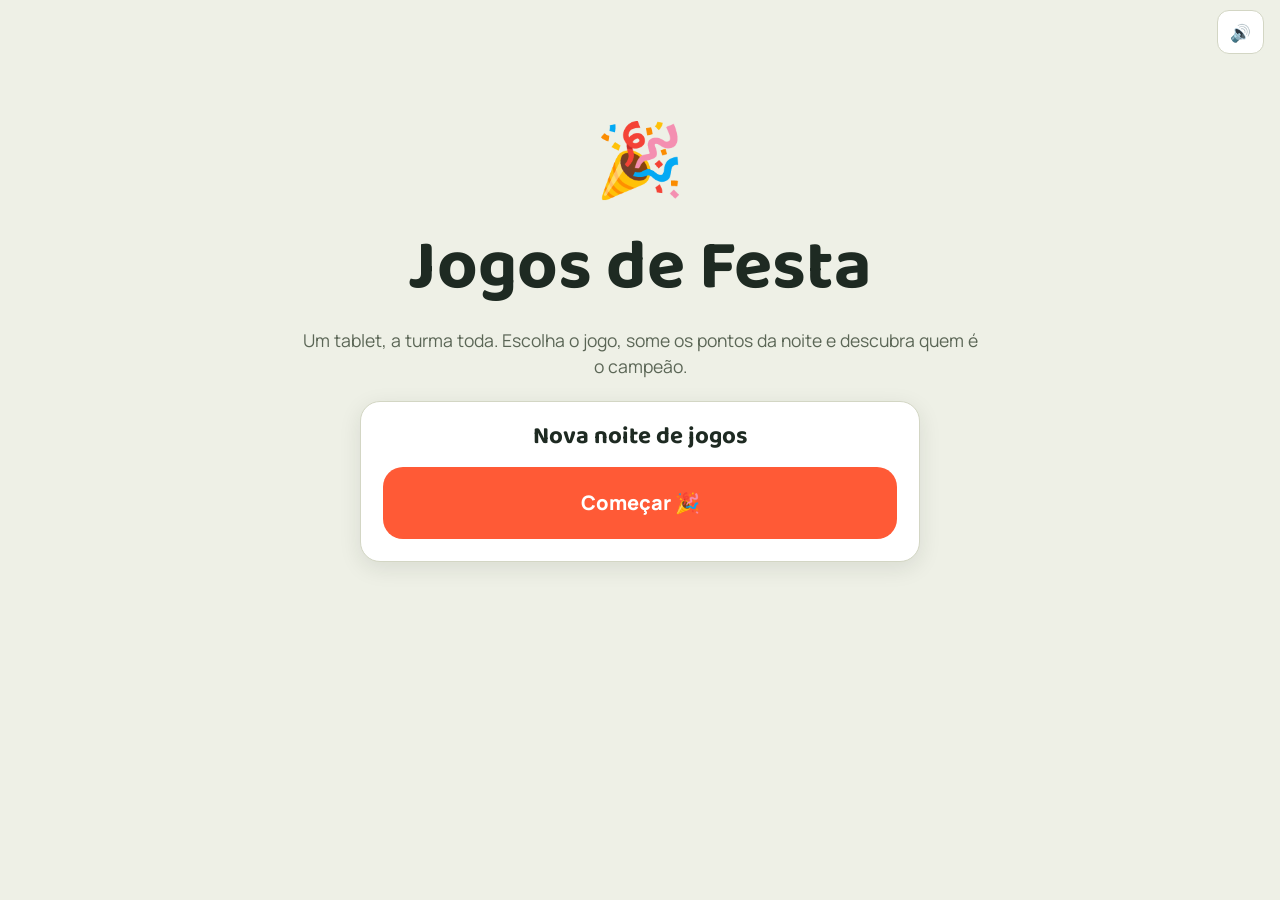
<file: festa/index.html>
<!doctype html>
<html lang="pt-BR">
<head>
<meta charset="utf-8">
<meta name="viewport" content="width=device-width, initial-scale=1, viewport-fit=cover">
<title>Jogos de Festa</title>
<meta name="description" content="Jogos de festa para jogar em grupo com um único tablet.">
<meta name="theme-color" content="#FF5A36">
<link rel="preconnect" href="https://fonts.googleapis.com">
<link rel="stylesheet" href="https://fonts.googleapis.com/css2?family=Baloo+2:wght@500;600;700;800&family=Manrope:wght@500;600;700;800&display=swap">
<link rel="stylesheet" href="css/festa.css">
</head>
<body>
<div id="app"></div>

<script src="js/calculos.js"></script>
<script src="js/core.js"></script>
<script src="js/hub.js"></script>
<script src="conteudo/impostor.js"></script>
<script src="conteudo/quem-sou-eu.js"></script>
<script src="conteudo/palavra-proibida.js"></script>
<script src="conteudo/roda-das-letras.js"></script>
<script src="conteudo/telefone.js"></script>
<script src="js/jogos/sorteador.js"></script>
<script src="js/jogos/mimica.js"></script>
<script src="js/jogos/quem-sou-eu.js"></script>
<script src="js/jogos/palavra-proibida.js"></script>
<script src="js/jogos/impostor.js"></script>
<script src="js/jogos/roda-das-letras.js"></script>
<script src="js/jogos/telefone.js"></script>
<script src="js/jogos/cidade-dorme.js"></script>
<script>
  // Ao abrir o app com uma noite em aberto, pergunta se continua; voltando da Mímica, vai direto ao menu.
  var naSessao = false;
  try { naSessao = sessionStorage.getItem("festa:sessao") === "1"; } catch (e) {}
  if (F.noite && naSessao) F.hub.menu(); else F.hub.inicio();
</script>
</body>
</html>
</file>
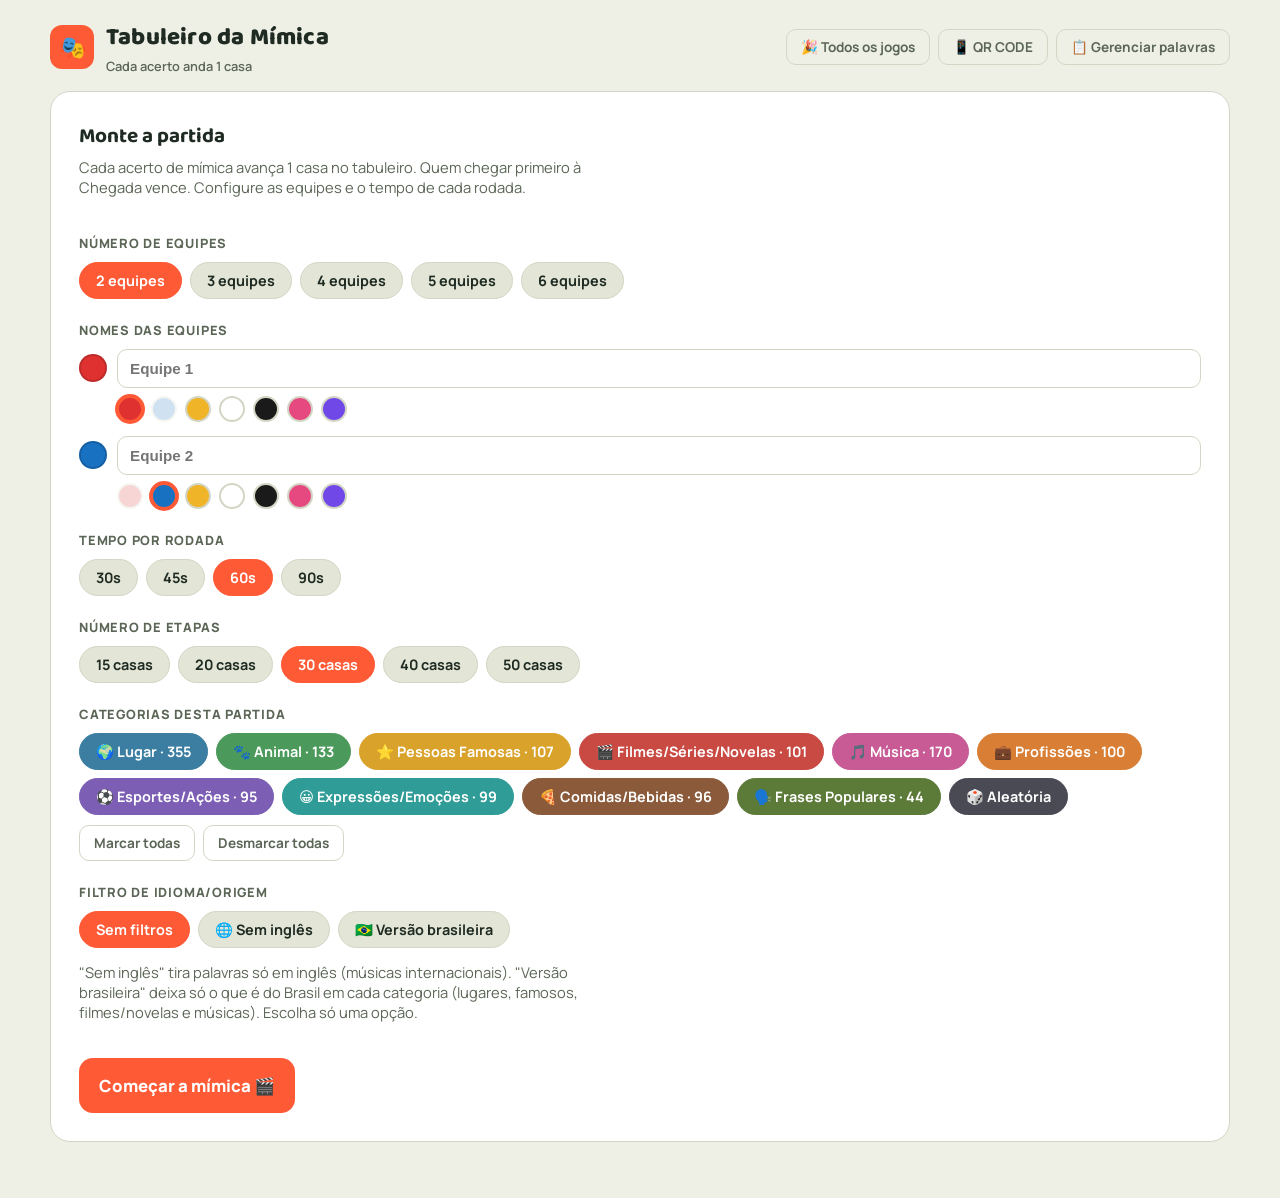
<file: docs/mimica.html>
<!doctype html>
<html lang="pt-BR">
<head>
<meta charset="utf-8">
<meta name="viewport" content="width=device-width, initial-scale=1, viewport-fit=cover">
<meta name="theme-color" content="#FF5A36">
<meta name="description" content="Jogo de mímica em tabuleiro para jogar em equipes.">
<link rel="manifest" href="manifest.webmanifest">
<link rel="icon" type="image/png" sizes="192x192" href="icons/icon-192.png">
<link rel="apple-touch-icon" href="icons/icon-180.png">
<meta name="apple-mobile-web-app-capable" content="yes">
<meta name="mobile-web-app-capable" content="yes">
<meta name="apple-mobile-web-app-title" content="Mímica">
<meta name="apple-mobile-web-app-status-bar-style" content="default">
<style>body{margin:0;}</style>
<script>
(function(){
  if (window.claude && typeof window.claude.use === "function") return;
  var KEY = "mimica:categories/words";
  var listeners = [];
  function read(){ try { var raw = localStorage.getItem(KEY); return raw ? JSON.parse(raw) : null; } catch(e){ return null; } }
  function write(data){ try { localStorage.setItem(KEY, JSON.stringify(data)); } catch(e){} }
  function snap(){ var d = read(); return { exists: !!d, data: function(){ return d; } }; }
  var doc = {
    get: function(){ return Promise.resolve(snap()); },
    set: function(data){ write(data); return Promise.resolve(); },
    update: function(patch){ var d = read() || {}; Object.keys(patch).forEach(function(k){ d[k] = patch[k]; }); write(d); return Promise.resolve(); },
    onSnapshot: function(cb){ listeners.push(cb); return function(){}; }
  };
  window.claude = { use: function(name){ return Promise.resolve(name === "db" ? { doc: function(){ return doc; } } : null); } };
})();
</script>
<title>Tabuleiro da Mímica</title>
<link rel="preconnect" href="https://fonts.googleapis.com">
<link rel="stylesheet" href="https://fonts.googleapis.com/css2?family=Baloo+2:wght@500;600;700;800&family=Manrope:wght@500;600;700;800&display=swap">
<style>
  :root{
    --bg:#EEF0E6;
    --surface:#FFFFFF;
    --surface-2:#E3E6D6;
    --text:#1E2A22;
    --text-muted:#5B6656;
    --border:#D3D6C4;
    --accent:#FF5A36;
    --accent-ink:#FFFFFF;
    --danger:#C94A42;
    --ok:#3E8E52;

    --c-lugar:#3B7EA1;
    --c-animal:#4C9A5B;
    --c-famosos:#D9A22B;
    --c-filmes:#C94A42;
    --c-musica:#C85A96;
    --c-profissoes:#D97F35;
    --c-esportes:#7C5FB5;
    --c-expressoes:#2F9C97;
    --c-comidas:#8A5A3B;
    --c-frases:#5C7A38;
    --c-aleatoria:#4A4A55;
    --c-special:#B8901F;

    --board-bg:#183226;
    --board-track:#22462F;
    --board-text:#F4F1DF;
  }
  @media (prefers-color-scheme: dark){
    :root:not([data-theme="light"]){
      --bg:#12201A;
      --surface:#1B2B23;
      --surface-2:#223428;
      --text:#EDF1E6;
      --text-muted:#9FAE97;
      --border:#2E4235;
      --accent:#FF6A47;
      --accent-ink:#12201A;
      --danger:#E27168;
      --ok:#57B36C;
    }
  }
  :root[data-theme="dark"]{
    --bg:#12201A;
    --surface:#1B2B23;
    --surface-2:#223428;
    --text:#EDF1E6;
    --text-muted:#9FAE97;
    --border:#2E4235;
    --accent:#FF6A47;
    --accent-ink:#12201A;
    --danger:#E27168;
    --ok:#57B36C;
  }

  *{box-sizing:border-box;}
  body{
    background:var(--bg);
    color:var(--text);
    font-family:'Manrope',system-ui,sans-serif;
    padding:18px 16px 40px;
    display:flex;
    flex-direction:column;
    gap:16px;
    min-height:100vh;
  }
  h1,h2,h3{font-family:'Baloo 2','Manrope',system-ui,sans-serif; margin:0; text-wrap:balance;}
  button{font-family:inherit; cursor:pointer;}
  button:focus-visible, input:focus-visible, [tabindex]:focus-visible{
    outline:3px solid var(--accent); outline-offset:2px;
  }

  .wrap{max-width:1180px; margin:0 auto; width:100%; display:flex; flex-direction:column; gap:16px;}

  header.app-header{
    display:flex; align-items:center; justify-content:space-between; gap:12px; flex-wrap:wrap;
  }
  .brand{display:flex; align-items:center; gap:12px;}
  .brand .mark{
    width:44px;height:44px;border-radius:12px;background:var(--accent);color:var(--accent-ink);
    display:flex;align-items:center;justify-content:center;font-size:22px;flex-shrink:0;
  }
  .brand h1{font-size:1.5rem; font-weight:800; letter-spacing:.2px;}
  .brand p{margin:0; font-size:.8rem; color:var(--text-muted); font-weight:600;}
  .ghost-btn{
    background:transparent; border:1.5px solid var(--border); color:var(--text-muted);
    padding:8px 14px; border-radius:10px; font-weight:700; font-size:.85rem;
  }
  .ghost-btn:hover{border-color:var(--accent); color:var(--accent);}
  .exit-btn{align-self:flex-start;}
  .ghost-btn:disabled{opacity:.45; cursor:not-allowed;}
  .ghost-btn:disabled:hover{border-color:var(--border); color:var(--text-muted);}
  .header-actions{display:flex; gap:8px; flex-wrap:wrap;}

  .word-list{display:flex; flex-wrap:wrap; gap:6px;}
  .word-chip{display:inline-flex; align-items:center; gap:6px; color:#fff; padding:6px 6px 6px 12px; border-radius:999px; font-weight:700; font-size:.82rem;}
  .word-chip.is-filtered-out{opacity:.25;}
  .word-x{background:rgba(0,0,0,.25); border:none; color:#fff; width:20px; height:20px; border-radius:50%; font-size:.85rem; line-height:1; padding:0;}
  .word-x:hover{background:rgba(0,0,0,.45);}
  .add-word-row{display:flex; gap:8px;}
  .add-word-row input{
    flex:1; min-width:0; border:1.5px solid var(--border); border-radius:10px; padding:10px 12px;
    font-size:.95rem; background:var(--surface); color:var(--text); font-weight:600;
  }
  .add-word-row input:focus{border-color:var(--accent);}

  /* ---------- SETUP SCREEN ---------- */
  .setup-card{
    background:var(--surface); border:1px solid var(--border); border-radius:20px;
    padding:28px; display:flex; flex-direction:column; gap:22px;
  }
  .setup-card h2{font-size:1.3rem;}
  .setup-card .lede{color:var(--text-muted); font-size:.92rem; margin-top:4px; max-width:60ch;}
  .field-group{display:flex; flex-direction:column; gap:10px;}
  .field-label{font-weight:800; font-size:.8rem; text-transform:uppercase; letter-spacing:.06em; color:var(--text-muted);}
  .chip-row{display:flex; gap:8px; flex-wrap:wrap;}
  .chip{
    border:1.5px solid var(--border); background:var(--surface-2); color:var(--text);
    padding:8px 16px; border-radius:999px; font-weight:700; font-size:.9rem;
  }
  .chip.is-active{background:var(--accent); border-color:var(--accent); color:var(--accent-ink);}
  .team-rows{display:flex; flex-direction:column; gap:14px;}
  .team-row-block{display:flex; flex-direction:column; gap:8px;}
  .team-row{display:flex; align-items:center; gap:10px;}
  .team-dot{width:28px;height:28px;border-radius:50%; flex-shrink:0; border:2px solid rgba(0,0,0,.15);}
  .color-swatch-row{display:flex; gap:8px; flex-wrap:wrap; padding-left:38px;}
  .color-swatch-btn{
    width:26px; height:26px; border-radius:50%; border:2px solid var(--border); padding:0; cursor:pointer;
  }
  .color-swatch-btn.is-selected{border-color:var(--accent); box-shadow:0 0 0 2px var(--accent);}
  .color-swatch-btn:disabled{opacity:.2; cursor:not-allowed;}
  .team-row input{
    flex:1; min-width:0; border:1.5px solid var(--border); border-radius:10px; padding:10px 12px;
    font-size:.95rem; font-weight:700; background:var(--surface); color:var(--text);
  }
  .team-row input:focus{border-color:var(--accent);}
  .start-btn{
    background:var(--accent); color:var(--accent-ink); border:none; border-radius:14px;
    padding:16px 20px; font-size:1.05rem; font-weight:800; align-self:flex-start;
  }
  .start-btn:hover{filter:brightness(1.06);}
  .start-btn:disabled{cursor:not-allowed;}
  .start-btn:disabled:hover{filter:none;}

  /* ---------- GAME SCREEN ---------- */
  .board-screen{ display:flex; flex-direction:column; gap:14px; width:100%; }
  .board-main{ display:flex; flex-direction:column; gap:14px; min-width:0; }
  @media (min-width:800px){
    .board-screen{ flex-direction:row; align-items:flex-start; }
    .board-main{ flex:1; min-width:0; }
  }
  .category-legend{
    background:var(--surface); border:1px solid var(--border); border-radius:16px;
    padding:14px; display:flex; flex-direction:column; gap:8px; flex-shrink:0;
  }
  @media (min-width:800px){ .category-legend{ width:190px; position:sticky; top:16px; } }
  .legend-item{ display:flex; align-items:center; gap:8px; font-size:.82rem; font-weight:700; }
  .legend-swatch{
    width:26px; height:26px; border-radius:8px; flex-shrink:0;
    display:flex; align-items:center; justify-content:center; font-size:1rem; color:#fff;
  }
  .stage-screen{ display:flex; flex-direction:column; gap:14px; width:100%; align-items:stretch; }

  .board-panel{
    background:var(--board-bg); border-radius:20px; padding:18px; overflow-x:auto;
  }
  .board-title{color:var(--board-text); font-weight:800; font-size:.95rem; margin:0 0 12px 4px; display:flex; justify-content:space-between; align-items:center;}
  .board-title span.sub{color:#B7C9BC; font-weight:600; font-size:.8rem;}
  .board-grid{
    display:grid; grid-template-columns:repeat(6, 1fr); grid-auto-rows:58px; gap:6px; position:relative;
    background:var(--board-track); border-radius:16px; padding:12px;
  }
  .house{
    width:100%; height:100%; box-sizing:border-box; min-width:0;
    border-radius:10px; display:flex; flex-direction:column; align-items:center; justify-content:center;
    color:#fff; font-weight:800; position:relative; font-size:.68rem; line-height:1.1; gap:1px;
    box-shadow:inset 0 0 0 2px rgba(255,255,255,.18);
  }
  .house .num{font-family:'Baloo 2'; font-size:.9rem;}
  .house .ic{font-size:1rem;}
  .house.is-start, .house.is-finish{
    background:var(--accent); color:var(--accent-ink); font-family:'Baloo 2'; font-size:.72rem;
  }
  .house.is-current-target{box-shadow:0 0 0 2px #fff;}
  .dir-arrow{
    position:absolute; top:1px; right:2px;
    font-size:1.05rem; font-weight:800; line-height:1; color:rgba(255,255,255,.95);
    text-shadow:0 1px 1px rgba(0,0,0,.4); pointer-events:none; z-index:2;
  }
  .pawns{
    position:absolute; bottom:2px; left:0; display:flex; gap:2px; flex-wrap:wrap;
    justify-content:center; width:100%; pointer-events:none; z-index:2;
  }
  .pawn{width:11px;height:11px;border-radius:50%; border:1.5px solid rgba(255,255,255,.9); box-shadow:0 0 0 1px rgba(0,0,0,.25);}
  .pawn-pin{
    width:15px; height:15px; flex-shrink:0;
    border-radius:50% 50% 50% 0; transform:rotate(-45deg);
    border:1.5px solid rgba(255,255,255,.95); box-shadow:0 1px 3px rgba(0,0,0,.45);
  }
  @media (max-width:480px){
    .board-grid{grid-auto-rows:46px; gap:4px; padding:8px;}
  }

  .board-action{display:flex; flex-direction:column; align-items:center; gap:10px; text-align:center;}
  .board-action-msg{font-weight:700; color:var(--text-muted); font-size:.95rem;}

  .turn-banner{
    display:flex; align-items:center; gap:12px; border-radius:14px; padding:12px 14px;
    color:#fff; font-family:'Baloo 2'; font-size:1.05rem;
  }
  .turn-banner .pawn-lg{width:20px;height:20px;border-radius:50%; border:2px solid rgba(255,255,255,.85); flex-shrink:0;}
  .turn-banner .pos{margin-left:auto; font-size:.8rem; font-family:'Manrope'; font-weight:700; opacity:.9;}

  .target-chip{
    display:flex; align-items:center; gap:10px; padding:10px 12px; border-radius:12px;
    border:1.5px dashed var(--border); font-weight:700; font-size:.9rem;
  }
  .target-chip .swatch{width:30px;height:30px;border-radius:10px; display:flex; align-items:center; justify-content:center; font-size:1rem; color:#fff; flex-shrink:0;}
  .target-chip .lbl{color:var(--text-muted); font-size:.72rem; text-transform:uppercase; letter-spacing:.05em; font-weight:800;}
  .target-chip .name{font-size:1rem;}

  .stage{
    background:var(--surface-2); border-radius:16px; padding:22px 18px; text-align:center;
    display:flex; flex-direction:column; align-items:center; gap:14px; min-height:170px; justify-content:center;
  }
  .stage .prompt{color:var(--text-muted); font-weight:700; font-size:.95rem;}
  .stage .word{font-family:'Baloo 2'; font-size:1.9rem; font-weight:800; text-wrap:balance; word-break:break-word;}
  .stage .artist-hint{color:var(--text-muted); font-weight:700; font-size:.85rem; margin-top:-8px;}
  .hint-toggle{
    background:none; border:1.5px dashed var(--border); color:var(--text-muted); font-weight:700;
    font-size:.8rem; border-radius:999px; padding:5px 12px;
  }
  .hint-toggle:hover{border-color:var(--accent); color:var(--accent);}
  .hint-body{
    color:var(--text-muted); font-weight:600; font-size:.85rem; line-height:1.4; max-width:38ch;
    background:var(--surface); border-radius:10px; padding:10px 12px;
    display:flex; flex-direction:column; align-items:center; gap:8px;
  }
  .hint-body img{width:140px; height:140px; object-fit:cover; border-radius:10px; border:1.5px solid var(--border);}
  .stage-big{flex:1; min-height:min(60vh, 520px); padding:32px 20px; gap:20px;}
  .stage-big .prompt{font-size:1.1rem;}
  .stage-big .word{font-size:clamp(2.2rem, 7vw, 3.4rem);}
  .stage-big .artist-hint{font-size:1rem;}
  .stage-big .timer-wrap{max-width:360px; width:100%;}
  .stage-big .result-btns{max-width:420px; width:100%;}
  .reveal-btn{
    background:var(--accent); color:var(--accent-ink); border:none; border-radius:12px;
    padding:14px 22px; font-weight:800; font-size:1rem;
  }
  .timer-wrap{width:100%; display:flex; flex-direction:column; gap:6px;}
  .timer-bar-track{width:100%; height:10px; background:var(--border); border-radius:999px; overflow:hidden;}
  .timer-bar-fill{height:100%; background:var(--accent); border-radius:999px; transition:width .12s linear;}
  .timer-num{font-family:'Baloo 2'; font-size:1.3rem; font-variant-numeric:tabular-nums;}
  .result-btns{display:flex; gap:10px; width:100%;}
  .result-btns button{
    flex:1; border:none; border-radius:12px; padding:13px 10px; font-weight:800; font-size:.92rem; color:#fff;
  }
  .btn-ok{background:var(--ok);}
  .btn-skip{background:var(--danger);}
  .btn-continue{background:var(--accent); color:var(--accent-ink); width:100%; border:none; border-radius:12px; padding:13px 10px; font-weight:800;}

  .scoreboard{display:flex; flex-direction:column; gap:8px;}
  .scoreboard .lbl{font-size:.72rem; text-transform:uppercase; letter-spacing:.05em; font-weight:800; color:var(--text-muted);}
  .score-row{display:flex; align-items:center; gap:8px; padding:6px 8px; border-radius:10px; font-weight:700; font-size:.85rem;}
  .score-row.is-current{background:var(--surface-2);}
  .score-row .pawn{width:14px;height:14px; flex-shrink:0;}
  .score-row .nm{flex:1; min-width:0; overflow:hidden; text-overflow:ellipsis; white-space:nowrap;}
  .score-row .pn{color:var(--text-muted); font-variant-numeric:tabular-nums;}

  .rules-toggle{background:none; border:none; color:var(--text-muted); font-weight:700; font-size:.8rem; text-align:left; padding:0; text-decoration:underline;}
  .rules-body{font-size:.85rem; color:var(--text-muted); line-height:1.5; display:flex; flex-direction:column; gap:6px;}
  .rules-body b{color:var(--text);}

  /* ---------- MODALS ---------- */
  .modal-overlay{
    position:fixed; inset:0; background:rgba(10,15,12,.55); display:flex; align-items:center; justify-content:center;
    padding:20px; z-index:50;
  }
  .modal-card{
    background:var(--surface); border-radius:18px; padding:26px; max-width:420px; width:100%;
    display:flex; flex-direction:column; gap:14px; text-align:center;
  }
  .modal-card h3{font-size:1.4rem;}
  .modal-card-wide{max-width:480px;}
  .qr-box{background:#FFFFFF; border-radius:14px; padding:10px; width:min(72vw, 300px); margin:0 auto;}
  .qr-box svg{display:block; width:100%; height:auto;}
  .qr-link{font-weight:700; font-size:.85rem; color:var(--text-muted); word-break:break-all; margin:0;}
  .team-report-list{display:flex; flex-direction:column; gap:10px; max-height:min(50vh, 420px); overflow-y:auto; text-align:left;}
  .team-report-row{background:var(--surface-2); border-radius:12px; padding:12px 14px; display:flex; flex-direction:column; gap:6px;}
  .team-report-head{display:flex; align-items:center; gap:8px; font-family:'Baloo 2'; font-weight:700; font-size:1rem;}
  .team-report-stats{display:flex; gap:14px; font-weight:700; font-size:.88rem; font-variant-numeric:tabular-nums;}
  .team-report-cats{display:flex; flex-direction:column; gap:2px; font-size:.82rem; color:var(--text-muted); font-weight:600;}
  .cat-pick-grid{display:grid; grid-template-columns:1fr 1fr; gap:8px;}
  .cat-pick-btn{
    border:none; border-radius:12px; padding:12px 8px; color:#fff; font-weight:800; font-size:.85rem;
    display:flex; flex-direction:column; align-items:center; gap:4px;
  }
  .cat-pick-btn small{font-weight:700; font-size:.68rem; opacity:.9; text-transform:none;}
  .confetti-emoji{font-size:2.6rem;}

  [hidden]{display:none !important;}

  @media (max-width:480px){
    .brand h1{font-size:1.25rem;}
  }
</style>

<style>
  body{padding-top:max(18px, env(safe-area-inset-top)); padding-left:max(16px, env(safe-area-inset-left)); padding-right:max(16px, env(safe-area-inset-right)); padding-bottom:max(40px, env(safe-area-inset-bottom));}
</style>
</head>
<body>
<div class="wrap">
  <header class="app-header">
    <div class="brand">
      <div class="mark">🎭</div>
      <div>
        <h1>Tabuleiro da Mímica</h1>
        <p>Cada acerto anda 1 casa</p>
      </div>
    </div>
    <div class="header-actions">
      <a class="ghost-btn" href="./" style="text-decoration:none">🎉 Todos os jogos</a>
      <button class="ghost-btn" id="btnQr">📱 QR CODE</button>
      <button class="ghost-btn" id="btnManage">📋 Gerenciar palavras</button>
    </div>
  </header>

  <section id="setupScreen"></section>
  <section id="gameScreen" hidden></section>
  <section id="manageScreen" hidden></section>
</div>

<div id="modalLayer"></div>

<script>
(function(){
  "use strict";

  var CATS = {
    lugar:      {label:"Lugar",                 icon:"🌍", color:"var(--c-lugar)"},
    animal:     {label:"Animal",                icon:"🐾", color:"var(--c-animal)"},
    famosos:    {label:"Pessoas Famosas",        icon:"⭐", color:"var(--c-famosos)"},
    filmes:     {label:"Filmes/Séries/Novelas",  icon:"🎬", color:"var(--c-filmes)"},
    musica:     {label:"Música",                 icon:"🎵", color:"var(--c-musica)"},
    profissoes: {label:"Profissões",             icon:"💼", color:"var(--c-profissoes)"},
    esportes:   {label:"Esportes/Ações",         icon:"⚽", color:"var(--c-esportes)"},
    expressoes: {label:"Expressões/Emoções",     icon:"😀", color:"var(--c-expressoes)"},
    comidas:    {label:"Comidas/Bebidas",        icon:"🍕", color:"var(--c-comidas)"},
    frases:     {label:"Frases Populares",       icon:"🗣️", color:"var(--c-frases)"},
    aleatoria:  {label:"Aleatória",              icon:"🎲", color:"var(--c-aleatoria)"}
  };

  var DEFAULT_WORDS = {
    lugar: [
      "Praia","Hospital","Aeroporto","Academia","Cinema","Escola","Restaurante","Zoológico","Supermercado","Igreja","Praça","Shopping","Floresta","Deserto","Circo","Fazenda","Biblioteca","Estádio","Metrô","Elevador","Casamento","Trânsito","Acampamento","Parque de diversões","Salão de beleza","Consultório odontológico","Delegacia","Feira livre",
      "Afeganistão","África do Sul","Albânia","Alemanha","Andorra","Angola","Antígua e Barbuda","Arábia Saudita","Argélia","Argentina","Armênia","Austrália","Áustria","Azerbaijão","Bahamas","Bangladesh","Barbados","Barein","Bélgica","Belize","Benin","Bielorrússia","Bolívia","Bósnia e Herzegovina","Botsuana","Brasil","Brunei","Bulgária","Burkina Faso","Burundi","Butão","Cabo Verde","Camarões","Camboja","Canadá","Catar","Cazaquistão","Chade","Chile","China","Chipre","Colômbia","Comores","Congo","Coreia do Norte","Coreia do Sul","Costa do Marfim","Costa Rica","Croácia","Cuba","Dinamarca","Djibouti","Dominica","Egito","El Salvador","Emirados Árabes Unidos","Equador","Eritreia","Eslováquia","Eslovênia","Espanha","Estados Unidos","Estônia","Essuatíni","Etiópia","Fiji","Filipinas","Finlândia","França","Gabão","Gâmbia","Gana","Geórgia","Granada","Grécia","Guatemala","Guiana","Guiné","Guiné Equatorial","Guiné-Bissau","Haiti","Holanda","Honduras","Hungria","Iêmen","Ilhas Marshall","Ilhas Salomão","Índia","Indonésia","Irã","Iraque","Irlanda","Islândia","Israel","Itália","Jamaica","Japão","Jordânia","Kiribati","Kuwait","Laos","Lesoto","Letônia","Líbano","Libéria","Líbia","Liechtenstein","Lituânia","Luxemburgo","Macedônia do Norte","Madagascar","Malásia","Malawi","Maldivas","Mali","Malta","Marrocos","Maurício","Mauritânia","México","Mianmar","Micronésia","Moçambique","Moldávia","Mônaco","Mongólia","Montenegro","Namíbia","Nauru","Nepal","Nicarágua","Níger","Nigéria","Noruega","Nova Zelândia","Omã","Palau","Panamá","Papua-Nova Guiné","Paquistão","Paraguai","Peru","Polônia","Portugal","Quênia","Quirguistão","Reino Unido","República Centro-Africana","República Dominicana","República Tcheca","Romênia","Ruanda","Rússia","Samoa","San Marino","Santa Lúcia","São Cristóvão e Névis","São Tomé e Príncipe","São Vicente e Granadinas","Seicheles","Senegal","Serra Leoa","Sérvia","Singapura","Síria","Somália","Sri Lanka","Sudão","Sudão do Sul","Suécia","Suíça","Suriname","Tailândia","Taiwan","Tajiquistão","Tanzânia","Timor-Leste","Togo","Tonga","Trinidad e Tobago","Tunísia","Turcomenistão","Turquia","Tuvalu","Ucrânia","Uganda","Uruguai","Uzbequistão","Vanuatu","Vaticano","Venezuela","Vietnã","Zâmbia","Zimbábue",
      "Acre","Alagoas","Amapá","Amazonas","Bahia","Ceará","Distrito Federal","Espírito Santo","Goiás","Maranhão","Mato Grosso","Mato Grosso do Sul","Minas Gerais","Pará","Paraíba","Paraná","Pernambuco","Piauí","Rio de Janeiro","Rio Grande do Norte","Rio Grande do Sul","Rondônia","Roraima","Santa Catarina","São Paulo","Sergipe","Tocantins",
      "Washington","Pequim","Tóquio","Berlim","Nova Delhi","Londres","Paris","Roma","Ottawa","Moscou","Seul","Camberra","Madrid","Cidade do México","Jacarta","Amsterdã","Riade","Buenos Aires","Cairo","Pretória",
      "Brasília","Salvador","Fortaleza","Belo Horizonte","Manaus","Curitiba","Recife","Goiânia","Belém","Porto Alegre","Guarulhos","Campinas","São Luís","São Gonçalo","Maceió","Duque de Caxias","Natal","Teresina","Campo Grande","Nova Iguaçu","São Bernardo do Campo","João Pessoa","Santo André","Jaboatão dos Guararapes","Osasco","São José dos Campos","Ribeirão Preto","Uberlândia","Contagem","Sorocaba","Aracaju","Feira de Santana","Cuiabá","Joinville","Juiz de Fora","Londrina","Aparecida de Goiânia","Ananindeua","Niterói","Porto Velho","Serra","Caxias do Sul","Vila Velha","Florianópolis","Macapá","Mauá","São João de Meriti","Diadema","Vitória","Palmas",
      "Torre Eiffel","Cristo Redentor","Estátua da Liberdade","Muralha da China","Coliseu","Torre de Pisa","Pirâmides do Egito","Big Ben","Taj Mahal","Machu Picchu","Ópera de Sydney","Sagrada Família","Stonehenge","Monte Rushmore","Muro de Berlim",
      "Banco","Farmácia","Posto de gasolina","Correios","Museu","Teatro","Boliche","Sauna","Spa","Estacionamento","Oficina mecânica","Lavanderia","Parque aquático","Porto","Estação de trem",
      "Vulcão","Cachoeira","Caverna","Geleira","Savana","Ilha deserta"
    ],
    animal: ["Cobra","Canguru","Elefante","Pinguim","Girafa","Macaco","Tartaruga","Águia","Sapo","Coelho","Tubarão","Polvo","Camelo","Preguiça","Morcego","Galinha","Cavalo","Gorila","Urso","Borboleta","Pato","Leão","Foca","Caranguejo","Abelha","Rinoceronte","Papagaio","Jacaré","Formiga","Coruja","Zebra","Hipopótamo","Onça-pintada","Lobo","Raposa","Esquilo","Ouriço","Guaxinim","Lontra","Castor","Camundongo","Porco","Vaca","Cabra","Carneiro","Pavão","Avestruz","Flamingo","Pelicano","Cisne","Corvo","Pomba","Beija-flor","Libélula","Grilo","Gafanhoto","Aranha","Escorpião","Lesma","Caracol","Baleia","Golfinho","Estrela-do-mar","Água-viva","Lula","Piranha","Iguana","Camaleão","Hiena","Tigre","Chita","Lince","Texugo","Ornitorrinco","Coala","Panda","Tamanduá","Tatu","Capivara","Mico-leão-dourado","Arara","Tucano","Sabiá","Puma","Lebre","Furão","Doninha","Marta","Bisão","Búfalo","Alce","Rena","Veado","Javali","Ganso","Peru","Codorna","Andorinha","Pardal","Gaivota","Urubu","Falcão","Gavião","Morsa","Orca","Cachalote","Peixe-espada","Cavalo-marinho","Arraia","Baiacu","Pulga","Mosquito","Barata","Joaninha","Vaga-lume","Louva-a-deus","Centopeia","Lacraia","Sanguessuga","Ouriço-do-mar","Cágado","Jiboia","Píton","Naja","Víbora","Dragão de Komodo","Girino","Toupeira","Gambá","Quati","Jaguatirica","Chimpanzé","Orangotango"],
    famosos: ["Anitta","Neymar","Silvio Santos","Xuxa","Ronaldinho Gaúcho","Gisele Bündchen","Pelé","Ayrton Senna","Chaves","Michael Jackson","Charlie Chaplin","Albert Einstein","Cristiano Ronaldo","Whindersson Nunes","Ivete Sangalo","Pabllo Vittar","Sabrina Sato","Luciano Huck","Gusttavo Lima","Fernanda Montenegro","Roberto Carlos","Zico","Madonna","Elvis Presley","Larissa Manoela","Romário","Ronaldo Fenômeno","Kaká","Garrincha","Sócrates","Rubens Barrichello","Lionel Messi","Kobe Bryant","LeBron James","Michael Jordan","Bruna Marquezine","Juliette Freire","Fátima Bernardes","Faustão","Rodrigo Faro","Marcos Mion","Angélica","Tiago Leifert","Marília Mendonça","Wesley Safadão","Simone Mendes","Beyoncé","Taylor Swift","Lady Gaga","Rihanna","Freddie Mercury","John Lennon","Marilyn Monroe","Vinícius Jr.","Rafael Nadal","Roger Federer","Usain Bolt","Serena Williams","Simone Biles","Falcão","Marta","Rebeca Andrade","Susana Vieira","Regina Duarte","Tony Ramos","Camila Queiroz","José Loreto","Boninho","Ana Maria Braga","Patrícia Poeta","Ludmilla","Zezé Di Camargo","Michael Bublé","Ariana Grande","Bruno Mars","Ed Sheeran","Shakira","Selena Gomez","Justin Timberlake","Casimiro","Felipe Neto","Kéfera","MC Bin Laden","Diego Maradona","Muhammad Ali","Michael Phelps","Babe Ruth","Tiger Woods","Wayne Gretzky","Jesse Owens","Mike Tyson","Nadia Comăneci","Carl Lewis","Michael Schumacher","Emerson Fittipaldi","Nelson Piquet","Felipe Massa","Gustavo Kuerten","César Cielo","Daiane dos Santos","Robert Scheidt","Rayssa Leal","Arthur Zanetti","Oscar Schmidt","Hortência","Formiga","Vanderlei Cordeiro de Lima"],
    filmes: ["Titanic","Avatar","Vingadores","Toy Story","Friends","Stranger Things","La Casa de Papel","Chaves","Avenida Brasil","A Fazenda","O Auto da Compadecida","Cidade de Deus","Tropa de Elite","Shrek","Frozen","Harry Potter","O Rei Leão","Game of Thrones","Breaking Bad","Senhor dos Anéis","Jurassic Park","Star Wars","Velozes e Furiosos","Pantanal","A Grande Família","Malhação","Turma da Mônica","Batman","Homem-Aranha","De Volta para o Futuro","Matrix","Rocky","Coringa","Pantera Negra","A Origem","Interestelar","E.T.","Tubarão","Piratas do Caribe","Como Treinar o Seu Dragão","Divertida Mente","Procurando Nemo","Wall-E","Up: Altas Aventuras","Viva - A Vida é uma Festa","Encanto","Moana","Round 6","The Office","Grey's Anatomy","Sherlock","Peaky Blinders","Sex Education","Riverdale","Elite","Dark","Cobra Kai","Ozark","Cheias de Charme","Fina Estampa","Império","Vale Tudo","Escrava Isaura","A Dona do Pedaço","Cinderela","Branca de Neve e os Sete Anões","A Bela e a Fera","Aladdin","A Pequena Sereia","Mulan","Pocahontas","Hércules","Lilo & Stitch","Enrolados","Valente","Carros","Monstros S.A.","Ratatouille","Os Incríveis","Zootopia","Detona Ralph","A Princesa e o Sapo","Soul","Luca","Mulheres Apaixonadas","Senhora do Destino","América","Páginas da Vida","Duas Caras","A Favorita","Caminho das Índias","Viver a Vida","Salve Jorge","Amor à Vida","A Força do Querer","O Outro Lado do Paraíso","Amor de Mãe","Nos Tempos do Imperador","Um Lugar ao Sol","Travessia","Vai na Fé"],
    musica: ["Aquarela (Toquinho)","Evidências (Chitãozinho & Xororó)","Garota de Ipanema (Tom Jobim)","Ai Se Eu Te Pego (Michel Teló)","Envolver (Anitta)","Show das Poderosas (Anitta)","Anunciação (Alceu Valença)","Asa Branca (Luiz Gonzaga)","Deixa a Vida Me Levar (Zeca Pagodinho)","Trem Bala (Ana Vilela)","Vida Loka (Racionais MC's)","Borboletas (Marcelo Falcão)","Vai Malandra (Anitta)","Cheia de Manias (Raça Negra)","Segue o Seu Coração (Roberta Campos)","Balada Boa (Gusttavo Lima)","Ciranda Cirandinha (Domínio público)","Atirei o Pau no Gato (Domínio público)","Parabéns a Você (Domínio público)","Águas de Março (Tom Jobim)","Mas Que Nada (Jorge Ben Jor)","País Tropical (Jorge Ben Jor)","Chuva de Arroz (Bruno & Marrone)","O Portão (Jorge & Mateus)","Trem das Onze (Demônios da Garoa)","Como É Grande o Meu Amor Por Você (Roberto Carlos)","Fico Assim Sem Você (Claudinho & Buchecha)","É o Amor (Zezé Di Camargo & Luciano)","Faroeste Caboclo (Legião Urbana)","Alô, Alô Marciano (Rita Lee)","Sozinho (Caetano Veloso)","Amor de Índio (Beto Guedes)","Anna Julia (Los Hermanos)","Tempo Perdido (Legião Urbana)","Metamorfose Ambulante (Raul Seixas)","O Tempo Não Para (Cazuza)","Alagados (Os Paralamas do Sucesso)","Pais e Filhos (Legião Urbana)","Toda Forma de Amor (Lulu Santos)","Eduardo e Mônica (Legião Urbana)","Que País É Esse (Legião Urbana)","Comida (Titãs)","Berimbau (Baden Powell)","Construção (Chico Buarque)","Aquele Abraço (Gilberto Gil)","Chega de Saudade (João Gilberto)","Xote das Meninas (Luiz Gonzaga)","Danone (Ivete Sangalo)","Anjos (Fábio Jr.)","Shape of You (Ed Sheeran)","Bohemian Rhapsody (Queen)","Billie Jean (Michael Jackson)","Someone Like You (Adele)","Rolling in the Deep (Adele)","Uptown Funk (Bruno Mars)","Shake It Off (Taylor Swift)","Despacito (Luis Fonsi)","Old Town Road (Lil Nas X)","Blinding Lights (The Weeknd)","Livin' on a Prayer (Bon Jovi)","Sweet Child O' Mine (Guns N' Roses)","I Want It That Way (Backstreet Boys)","Wannabe (Spice Girls)","Thriller (Michael Jackson)","Imagine (John Lennon)","Hotel California (Eagles)","Stairway to Heaven (Led Zeppelin)","My Heart Will Go On (Celine Dion)","Like a Virgin (Madonna)","Toxic (Britney Spears)","Someone You Loved (Lewis Capaldi)","Viva la Vida (Coldplay)","Poker Face (Lady Gaga)","Happy (Pharrell Williams)","Roar (Katy Perry)","We Will Rock You (Queen)","Dancing Queen (ABBA)","Waka Waka (Shakira)","Yesterday (The Beatles)","Let It Be (The Beatles)","Hey Jude (The Beatles)","Smells Like Teen Spirit (Nirvana)","Wonderwall (Oasis)","(I Can't Get No) Satisfaction (The Rolling Stones)","Purple Rain (Prince)","Like a Rolling Stone (Bob Dylan)","Respect (Aretha Franklin)","I Will Always Love You (Whitney Houston)","Rehab (Amy Winehouse)","Umbrella (Rihanna)","Halo (Beyoncé)","Single Ladies (Beyoncé)","Born This Way (Lady Gaga)","Levitating (Dua Lipa)","Watermelon Sugar (Harry Styles)","Shallow (Lady Gaga)","Bad Guy (Billie Eilish)","Bad Romance (Lady Gaga)","Firework (Katy Perry)","Party in the U.S.A. (Miley Cyrus)","Can't Stop the Feeling! (Justin Timberlake)","Sorry (Justin Bieber)","Baby (Justin Bieber)","Sicko Mode (Travis Scott)","God's Plan (Drake)","Africa (Toto)","Take on Me (a-ha)","Girls Just Want to Have Fun (Cyndi Lauper)","Eye of the Tiger (Survivor)","Another Brick in the Wall (Pink Floyd)","Smooth Criminal (Michael Jackson)","Beat It (Michael Jackson)","Faded (Alan Walker)","Closer (The Chainsmokers)","Counting Stars (OneRepublic)","Radioactive (Imagine Dragons)","Believer (Imagine Dragons)","Sugar (Maroon 5)","Moves Like Jagger (Maroon 5)","Can't Feel My Face (The Weeknd)","Rockstar (Post Malone)","Havana (Camila Cabello)","Señorita (Shawn Mendes & Camila Cabello)","Cheap Thrills (Sia)","Chandelier (Sia)","All of Me (John Legend)","Perfect (Ed Sheeran)","Yellow (Coldplay)","Let It Go / Livre Estou (Frozen)","Hakuna Matata (O Rei Leão)","A Whole New World / Um Mundo Ideal (Aladdin)","Under the Sea / Debaixo do Mar (A Pequena Sereia)","Colors of the Wind / Cores do Vento (Pocahontas)","You've Got a Friend in Me / Um Amigo Assim (Toy Story)","Try Everything / Tentar Tudo (Zootopia)","I See the Light / Ao Luar (Enrolados)","Reflection / Imagem (Mulan)","How Far I'll Go / Saber Quem Sou (Moana)","Into the Unknown / Minha Intuição (Frozen 2)","Beauty and the Beast / A Bela e a Fera (A Bela e a Fera)","Part of Your World / Parte do Seu Mundo (A Pequena Sereia)","Circle of Life / Ciclo Sem Fim (O Rei Leão)","Almost There / Quase Lá (A Princesa e o Sapo)","Breaking Free (High School Musical)","We're All in This Together (High School Musical)","Start of Something New (High School Musical)","Bop to the Top (High School Musical)","Can I Have This Dance? (High School Musical 3)","Best of Both Worlds (Hannah Montana)","This Is Me (Camp Rock)","Barbie Girl (Aqua)","Call Me Maybe (Carly Rae Jepsen)","Since U Been Gone (Kelly Clarkson)","Genie in a Bottle (Christina Aguilera)","...Baby One More Time (Britney Spears)","Oops!... I Did It Again (Britney Spears)","Everybody (Backstreet Boys)","Bye Bye Bye (NSYNC)","Complicated (Avril Lavigne)","Sk8er Boi (Avril Lavigne)","Boyfriend (Justin Bieber)","What Makes You Beautiful (One Direction)","Best Song Ever (One Direction)","We Don't Talk About Bruno / Não Falamos do Bruno (Encanto)","Can You Feel the Love Tonight / Nesta Noite o Amor Chegou (O Rei Leão)","Kiss the Girl / Beije a Moça (A Pequena Sereia)","Do You Want to Build a Snowman? / Quer Fazer um Boneco de Neve? (Frozen)","Love Is an Open Door / Vejo Uma Porta Abrir (Frozen)","Friend Like Me / Nunca Teve um Amigo Assim (Aladdin)","Go the Distance / Vencer Distâncias (Hércules)"],
    profissoes: ["Médico","Bombeiro","Professor","Chef de cozinha","Advogado","Cabeleireiro","Policial","Piloto de avião","Dentista","Pintor","Eletricista","Encanador","Veterinário","Jornalista","Fotógrafo","Garçom","Motorista de ônibus","Enfermeiro","Padeiro","Costureira","Astronauta","Pescador","Agricultor","Detetive","Palhaço","Mecânico","DJ","Salva-vidas","Juiz","Arquiteto","Engenheiro","Psicólogo","Nutricionista","Fisioterapeuta","Farmacêutico","Biólogo","Contador","Bibliotecário","Tradutor","Ator","Marceneiro","Pedreiro","Soldador","Segurança","Recepcionista","Barbeiro","Personal trainer","Bailarino","Escritor","Programador","Cientista","Jardineiro","Locutor","Caminhoneiro","Sapateiro","Padre","Diplomata","Zootecnista","Geólogo","Meteorologista","Parteira","Motoboy","Taxista","Zelador","Confeiteiro","Sommelier","Barista","Ourives","Vidraceiro","Instrutor de autoescola","Guia turístico","Modelo","Estilista","Designer gráfico","Roteirista","Diretor de cinema","Produtor musical","Maestro","Analista de sistemas","Apicultor","Bancário","Corretor de imóveis","Corretor de seguros","Auditor","Delegado","Perito","Assistente social","Terapeuta","Fonoaudiólogo","Radiologista","Cardiologista","Cirurgião","Anestesista","Coreógrafo","Cenógrafo","Figurinista","Iluminador","Editor de vídeo","Streamer","Podcaster"],
    esportes: ["Futebol","Nadar","Surfar","Vôlei","Bicicleta","Levantar peso","Basquete","Maratona","Pescar","Tênis","Pular corda","Balé","Boxe","Escalada","Xadrez","Equitação","Golfe","Yoga","Sinuca","Patinação no gelo","Flexão","Handebol","Kart","Capoeira","Futevôlei","Judô","Karatê","Taekwondo","Ginástica olímpica","Ciclismo","Remo","Canoagem","Triatlo","Skate","Snowboard","Esqui","Rúgbi","Polo aquático","Tênis de mesa","Badminton","Arco e flecha","Motocross","Automobilismo","Vela","Squash","Muay Thai","Jiu-jitsu","Vôlei de praia","Atletismo","Halterofilismo","Sumô","Wrestling","Curling","Hóquei no gelo","Paraquedismo","Slackline","Parkour","Stand up paddle","Windsurf","Kitesurf","Bodyboard","Boliche","Dominó","Pôquer","Damas","Corrida de rua","Ultramaratona","Decatlo","Bocha","Peteca","Frescobol","Malabarismo","Ginástica rítmica","Nado sincronizado","Salto em distância","Salto em altura","Salto triplo","Lançamento de dardo","Lançamento de disco","Lançamento de martelo","Arremesso de peso","Corrida de revezamento","Corrida com obstáculos","Ciclismo BMX","Mergulho","Hipismo","Polo","Críquete","Beisebol","Softbol","Futsal","Futebol americano","Frisbee","Rapel","Tirolesa"],
    expressoes: ["Com raiva","Com sono","Apaixonado","Com medo","Envergonhado","Surpreso","Entediado","Nervoso","Aliviado","Com ciúmes","Orgulhoso","Confuso","Com dor de dente","Animado","Triste","Com fome","Com frio","Com calor","Com pressa","Enojado","Encantado","Desconfiado","Impaciente","Com saudade","Culpado","Com dor de barriga","Com dor nas costas","Com soluço","Com tontura","Com sede","Com preguiça","Bêbado","Com ressaca","Cansado","Assustado","Chocado","Curioso","Feliz","Deprimido","Ansioso","Estressado","Arrependido","Com dor de cabeça","Enjoado","Empolgado","Nostálgico","Distraído","Concentrado","Apavorado","Com calafrio","Com coceira","Resfriado","Gripado","Com febre","Com azia","Engasgado","Com cãibra","Zonzo","Atordoado","Perdido","Grato","Inseguro","Confiante","Tímido","Extrovertido","Solitário","Carente","Vingativo","Rancoroso","Aflito","Preocupado","Relaxado","Tranquilo","Furioso","Frustrado","Desanimado","Desmotivado","Motivado","Inspirado","Perplexo","Emocionado","Comovido","Sentimental","Romântico","Com medo de altura","Com claustrofobia","Com vertigem","Constrangido","Mortificado","Exausto","Esgotado","Sonolento","Resmungão","Rabugento","Mal-humorado","Bem-humorado","Alegre","Decepcionado","Chateado"],
    comidas: ["Pizza","Sorvete","Café","Feijoada","Churrasco","Pipoca","Suco de laranja","Pão de queijo","Brigadeiro","Coxinha","Açaí","Chocolate quente","Água de coco","Macarrão","Sushi","Hambúrguer","Melancia","Vinho","Caipirinha","Milho verde","Bolo de aniversário","Marshmallow","Picanha","Salada","Cerveja","Refrigerante","Pastel","Tapioca","Mel","Lasanha","Risoto","Feijão tropeiro","Vatapá","Moqueca","Bobó de camarão","Pão de alho","Empanada","Taco","Pastel de nata","Croissant","Waffle","Panqueca","Torta de limão","Pudim","Mousse de chocolate","Cocada","Rapadura","Paçoca","Beijinho","Canjica","Whisky","Iogurte","Queijo","Presunto","Arroz","Feijão","Farofa","Espumante","Vodka","Tequila","Rum","Gim","Suco de uva","Suco de maracujá","Leite","Manteiga","Requeijão","Geleia","Granola","Aveia","Castanha","Amêndoa","Amendoim","Milkshake","Vitamina","Torta de frango","Empada","Kibe","Esfiha","Bacalhau","Camarão","Cachaça","Batida","Sagu","Arroz doce","Bolo de chocolate","Torta de maçã","Salgadinho","Pão francês","Bife","Frango grelhado","Peixe assado","Lagosta","Ostras","Vinho rosé","Vinagrete"],
    frases: ["Chutar o balde","Pagar o pato","Engolir sapo","Quebrar o gelo","Dar com os burros n'água","Matar dois coelhos com uma cajadada","Dar zebra","Encher linguiça","Colocar a mão na massa","Segurar vela","Pisar em ovos","Chorar as pitangas","Pendurar as chuteiras","Bater as botas","Meter a colher","Passar a mão na cabeça","Fazer tempestade em copo d'água","Dar com a língua nos dentes","Vender o peixe","Chutar o pau da barraca","Comprar gato por lebre","Enfiar o pé na jaca","Fazer das tripas coração","Ficar a ver navios","Ir com a cara e a coragem","Levar a breca","Não ter papas na língua","Pisar na bola","Plantar bananeira","Pôr a mão no fogo","Pôr as barbas de molho","Quebrar a cara","Tirar o cavalinho da chuva","Vestir a camisa","Virar a casaca","Bater na mesma tecla","Cair a ficha","Dar o cano","Deixar a peteca cair","Encher o saco","Fazer vista grossa","Ir pelo caminho das pedras","Pisar em terreno minado","Tirar o time de campo"]
  };
  // Safety net: strip any accidental case-insensitive duplicates in the source lists.
  Object.keys(DEFAULT_WORDS).forEach(function(k){
    var seen = {};
    DEFAULT_WORDS[k] = DEFAULT_WORDS[k].filter(function(w){
      var key = w.toLowerCase();
      if (seen[key]) return false;
      seen[key] = true;
      return true;
    });
  });

  var REAL_CAT_KEYS = Object.keys(CATS).filter(function(k){ return k !== "aleatoria"; });
  var SPECIAL_TYPES = ["avance2","volte1","perdeVez","nada"];
  var STEPS_OPTIONS = [15, 20, 30, 40, 50];

  function randomSpecialType(){
    return SPECIAL_TYPES[Math.floor(Math.random()*SPECIAL_TYPES.length)];
  }
  // Mystery houses hide their true nature — re-rolling it every time a
  // team fails to get past one keeps it fresh for the next attempt.
  function rerollSpecial(house){ house.sp = randomSpecialType(); }

  // Lays out a fresh board template for a chosen board length: house 0 is
  // the start, house `steps` is the finish, and a handful of mystery
  // (special) houses are spread evenly among the rest, each starting with
  // a random hidden nature — every other house is a plain category slot,
  // its actual category decided later by buildEffectiveBoard.
  function generateBoardTemplate(steps){
    var len = steps + 1;
    var arr = new Array(len);
    arr[0] = {type:"start"};
    arr[len-1] = {type:"finish"};
    var specialCount = Math.max(2, Math.min(8, Math.round(steps/7)));
    var specialAt = {};
    for (var k=0;k<specialCount;k++){
      var pos = Math.max(1, Math.min(steps-1, Math.round((k+1) * steps/(specialCount+1))));
      while (specialAt[pos] && pos < steps-1) pos++;
      specialAt[pos] = true;
    }
    for (var i=1;i<len-1;i++){
      arr[i] = specialAt[i] ? {type:"special", sp:randomSpecialType()} : {type:"cat", cat:null};
    }
    return arr;
  }

  // Builds the game board for this match: every category house gets a
  // freshly shuffled category (from what's enabled at setup) each time a
  // game starts, evenly spread across the slots — only the finish line and
  // special houses keep the template's fixed positions.
  function hasAdjacentDup(arr){
    for (var i=1;i<arr.length;i++){ if (arr[i] === arr[i-1]) return true; }
    return false;
  }
  // Best-effort fix for any adjacent repeats a random shuffle left behind:
  // swap each offender with a later slot that clashes with neither neighbor.
  function repairAdjacentDups(arr){
    var a = arr.slice();
    for (var i=1;i<a.length;i++){
      if (a[i] !== a[i-1]) continue;
      for (var j=i+1;j<a.length;j++){
        if (a[j] !== a[i-1]){
          var t = a[i]; a[i] = a[j]; a[j] = t;
          break;
        }
      }
    }
    return a;
  }
  // Shuffles while avoiding the same category landing on two houses in a
  // row: retries a few random shuffles first, then falls back to a
  // deterministic repair pass (only unavoidable when just one category is
  // enabled, where adjacent repeats can't be helped).
  function shuffleNoAdjacent(base){
    if (base.length <= 1) return base.slice();
    var arr = base;
    for (var attempt=0; attempt<60; attempt++){
      arr = shuffle(base);
      if (!hasAdjacentDup(arr)) return arr;
    }
    return repairAdjacentDups(arr);
  }

  function buildEffectiveBoard(enabledCats, template){
    var enabledReal = REAL_CAT_KEYS.filter(function(k){ return enabledCats[k]; });
    if (!enabledReal.length) return null;
    var pool = enabledReal.slice();
    if (enabledCats.aleatoria) pool.push("aleatoria");
    var catSlots = template.filter(function(h){ return h.type === "cat"; }).length;
    var assignment = [];
    for (var i=0;i<catSlots;i++){ assignment.push(pool[i % pool.length]); }
    assignment = shuffleNoAdjacent(assignment);
    var idx = 0;
    return template.map(function(h){
      if (h.type !== "cat") return h;
      var cat = assignment[idx];
      idx++;
      return {type:"cat", cat:cat};
    });
  }

  // Primary colors plus white/black, with pink and purple as the only
  // extras — chosen explicitly per team so two teams never end up with
  // near-identical colors (a problem with picking automatically).
  var TEAM_COLOR_PALETTE = [
    {hex:"#E03131", label:"Vermelho"},
    {hex:"#1971C2", label:"Azul"},
    {hex:"#F0B429", label:"Amarelo"},
    {hex:"#FFFFFF", label:"Branco"},
    {hex:"#1A1A1A", label:"Preto"},
    {hex:"#E64980", label:"Rosa"},
    {hex:"#7048E8", label:"Roxo"}
  ];
  function defaultTeamColor(i){ return TEAM_COLOR_PALETTE[i % TEAM_COLOR_PALETTE.length].hex; }
  // Picks readable text color for a given team color background.
  function contrastTextFor(hex){
    var r = parseInt(hex.substr(1,2),16), g = parseInt(hex.substr(3,2),16), b = parseInt(hex.substr(5,2),16);
    var lum = (0.299*r + 0.587*g + 0.114*b) / 255;
    return lum > 0.6 ? "#1A1A1A" : "#fff";
  }
  var TIMER_OPTIONS = [30,45,60,90];

  var setupEl = document.getElementById("setupScreen");
  var gameEl = document.getElementById("gameScreen");
  var manageEl = document.getElementById("manageScreen");
  var modalLayer = document.getElementById("modalLayer");
  var btnManage = document.getElementById("btnManage");
  var btnQr = document.getElementById("btnQr");

  // QR code (SVG pré-gerado, funciona offline) que leva ao app instalável.
  var APP_URL = "https://brulogom.github.io/tabuleiro-da-mimica/";
  var APP_QR_SVG = "<svg xmlns=\"http://www.w3.org/2000/svg\" viewBox=\"0 0 37 37\" shape-rendering=\"crispEdges\"><path fill=\"#FFFFFF\" d=\"M0 0h37v37H0z\"/><path stroke=\"#1E2A22\" d=\"M2 2.5h7m2 0h1m2 0h1m3 0h1m2 0h3m1 0h1m2 0h7M2 3.5h1m5 0h1m2 0h3m3 0h2m1 0h1m7 0h1m5 0h1M2 4.5h1m1 0h3m1 0h1m1 0h4m2 0h2m5 0h3m2 0h1m1 0h3m1 0h1M2 5.5h1m1 0h3m1 0h1m1 0h1m1 0h1m4 0h1m2 0h2m2 0h3m1 0h1m1 0h3m1 0h1M2 6.5h1m1 0h3m1 0h1m1 0h1m5 0h3m3 0h2m1 0h1m2 0h1m1 0h3m1 0h1M2 7.5h1m5 0h1m1 0h2m1 0h3m5 0h1m2 0h1m3 0h1m5 0h1M2 8.5h7m1 0h1m1 0h1m1 0h1m1 0h1m1 0h1m1 0h1m1 0h1m1 0h1m1 0h1m1 0h7M10 9.5h1m1 0h3m3 0h1m2 0h4m1 0h1M2 10.5h1m1 0h5m2 0h1m1 0h1m1 0h2m2 0h1m1 0h1m2 0h3m1 0h5M2 11.5h1m1 0h1m5 0h4m1 0h2m1 0h6m1 0h1m2 0h2m1 0h2m1 0h1M3 12.5h2m2 0h3m5 0h3m1 0h1m3 0h1m2 0h1m3 0h1m1 0h2M2 13.5h1m1 0h1m9 0h2m1 0h4m1 0h3m2 0h1m2 0h4M2 14.5h1m1 0h1m2 0h2m4 0h2m1 0h3m3 0h1m2 0h2m2 0h3m1 0h1M3 15.5h5m5 0h3m1 0h1m2 0h1m4 0h1m2 0h1m4 0h2M3 16.5h3m2 0h2m1 0h10m1 0h1m1 0h1m2 0h3m1 0h3M2 17.5h6m3 0h1m2 0h2m1 0h1m2 0h1m2 0h2m2 0h2m2 0h2M2 18.5h1m2 0h6m3 0h7m1 0h1m1 0h4m1 0h3m2 0h1M2 19.5h3m1 0h2m2 0h1m2 0h4m1 0h1m1 0h3m2 0h1m2 0h2m1 0h2m1 0h1M2 20.5h1m1 0h12m1 0h2m1 0h1m1 0h1m1 0h1m2 0h4m1 0h2M2 21.5h1m1 0h2m5 0h6m1 0h1m4 0h2m2 0h1m1 0h4M6 22.5h8m6 0h2m1 0h1m2 0h2m1 0h3m1 0h2M2 23.5h1m1 0h1m5 0h3m2 0h5m2 0h1m2 0h1m2 0h1m3 0h1m1 0h1M2 24.5h1m1 0h3m1 0h1m1 0h4m2 0h1m2 0h1m1 0h1m1 0h2m8 0h1M2 25.5h1m1 0h2m1 0h1m1 0h1m2 0h4m2 0h1m1 0h5m1 0h1m1 0h1m1 0h5M2 26.5h1m2 0h1m2 0h1m2 0h1m7 0h1m1 0h1m3 0h6m2 0h2M10 27.5h5m1 0h1m2 0h4m2 0h2m3 0h1m1 0h1m1 0h1M2 28.5h7m2 0h2m1 0h1m2 0h3m2 0h1m1 0h3m1 0h1m1 0h1m1 0h2M2 29.5h1m5 0h1m1 0h2m1 0h4m1 0h5m2 0h2m3 0h4M2 30.5h1m1 0h3m1 0h1m1 0h3m2 0h2m1 0h1m3 0h3m1 0h6m1 0h1M2 31.5h1m1 0h3m1 0h1m1 0h3m3 0h2m1 0h2m6 0h1m2 0h2m2 0h1M2 32.5h1m1 0h3m1 0h1m1 0h2m1 0h1m1 0h4m1 0h1m1 0h1m1 0h1m1 0h4m1 0h1M2 33.5h1m5 0h1m4 0h2m1 0h2m5 0h1m3 0h2m1 0h1m1 0h1M2 34.5h7m1 0h5m1 0h2m1 0h1m4 0h4m1 0h1m3 0h1\"/></svg>";

  // wordBank is the live, editable copy of DEFAULT_WORDS — synced with the
  // artifact's shared database so every device sees the same lists.
  var wordBank = cloneWords(DEFAULT_WORDS);

  // Optional "ⓘ Dica" shown only to whoever is mimicking — a short memory
  // jog for words whose meaning isn't obvious from the word itself. Filled
  // in gradually, category by category; a missing entry just hides the
  // button, so it's safe to leave most categories untouched.
  var HINTS = {
    frases: {
      "Chutar o balde": "Desistir de tudo de uma vez, sem se importar com as consequências.",
      "Pagar o pato": "Levar a culpa ou o castigo por algo que não fez.",
      "Engolir sapo": "Aturar calado uma situação ruim ou humilhante.",
      "Quebrar o gelo": "Aliviar uma situação tensa ou desconfortável entre pessoas.",
      "Dar com os burros n'água": "Fracassar depois de se esforçar muito.",
      "Matar dois coelhos com uma cajadada": "Resolver dois problemas com uma única ação.",
      "Dar zebra": "Acontecer um resultado bem diferente do esperado.",
      "Encher linguiça": "Enrolar, falar bastante sem dizer nada útil.",
      "Colocar a mão na massa": "Trabalhar de fato, se envolver na prática.",
      "Segurar vela": "Acompanhar um casal namorando, ficando sem par.",
      "Pisar em ovos": "Agir com muito cuidado numa situação delicada.",
      "Chorar as pitangas": "Reclamar ou se lamentar de forma exagerada.",
      "Pendurar as chuteiras": "Se aposentar, parar de exercer uma atividade.",
      "Bater as botas": "Morrer.",
      "Meter a colher": "Se intrometer num assunto que não é seu.",
      "Passar a mão na cabeça": "Perdoar ou deixar sem punição quem errou.",
      "Fazer tempestade em copo d'água": "Exagerar um problema pequeno.",
      "Dar com a língua nos dentes": "Contar um segredo por indiscrição.",
      "Vender o peixe": "Convencer alguém a aceitar sua ideia ou produto.",
      "Chutar o pau da barraca": "Perder a paciência e desistir de manter as aparências.",
      "Comprar gato por lebre": "Ser enganado, receber algo diferente do prometido.",
      "Enfiar o pé na jaca": "Exagerar, geralmente na comida ou na bebida.",
      "Fazer das tripas coração": "Se esforçar ao máximo mesmo em dificuldade.",
      "Ficar a ver navios": "Ficar esperando algo que nunca chega.",
      "Ir com a cara e a coragem": "Encarar algo sem preparo, só com disposição.",
      "Levar a breca": "Se dar mal, ser castigado.",
      "Não ter papas na língua": "Falar o que pensa sem rodeios.",
      "Pisar na bola": "Cometer um erro ou falhar com alguém.",
      "Plantar bananeira": "Ficar de cabeça para baixo, apoiado nas mãos.",
      "Pôr a mão no fogo": "Confiar totalmente em alguém ou em algo.",
      "Pôr as barbas de molho": "Se prevenir contra um problema que pode acontecer.",
      "Quebrar a cara": "Fracassar feio numa tentativa.",
      "Tirar o cavalinho da chuva": "Desistir de uma expectativa que não vai se realizar.",
      "Vestir a camisa": "Se dedicar de corpo e alma a uma causa ou time.",
      "Virar a casaca": "Trocar de lado, trair um grupo por interesse.",
      "Bater na mesma tecla": "Repetir insistentemente o mesmo assunto.",
      "Cair a ficha": "Finalmente entender ou perceber algo.",
      "Dar o cano": "Não comparecer a um compromisso, deixando alguém esperando.",
      "Deixar a peteca cair": "Parar de se esforçar, perder o ritmo.",
      "Encher o saco": "Incomodar ou chatear alguém repetidamente.",
      "Fazer vista grossa": "Ignorar de propósito um erro ou problema.",
      "Ir pelo caminho das pedras": "Escolher o caminho mais difícil.",
      "Pisar em terreno minado": "Lidar com um assunto delicado e arriscado.",
      "Tirar o time de campo": "Desistir, sair de uma disputa ou compromisso."
    },
    famosos: {
      "Anitta": "Cantora brasileira de funk e pop, sucesso internacional.",
      "Neymar": "Atacante brasileiro, jogou Barcelona, PSG e seleção.",
      "Silvio Santos": "Apresentador de TV, dono do SBT, criou o Baú da Felicidade.",
      "Xuxa": "Apresentadora e cantora infantil, \"Rainha dos Baixinhos\".",
      "Ronaldinho Gaúcho": "Meio-campista craque, driblador, jogou no Barcelona.",
      "Gisele Bündchen": "Supermodelo brasileira, uma das mais famosas do mundo.",
      "Pelé": "Maior jogador de futebol da história, tricampeão mundial.",
      "Ayrton Senna": "Piloto de Fórmula 1, tricampeão mundial, morreu em 1994.",
      "Chaves": "Personagem cômico mexicano que morava num barril.",
      "Michael Jackson": "\"Rei do Pop\", cantor de \"Thriller\", inventou o moonwalk.",
      "Charlie Chaplin": "Ator do cinema mudo, personagem Carlitos.",
      "Albert Einstein": "Físico que criou a teoria da relatividade.",
      "Cristiano Ronaldo": "Atacante português, um dos maiores artilheiros da história.",
      "Whindersson Nunes": "Humorista e youtuber brasileiro.",
      "Ivete Sangalo": "Cantora baiana de axé.",
      "Pabllo Vittar": "Drag queen e cantora pop brasileira.",
      "Sabrina Sato": "Apresentadora de TV brasileira.",
      "Luciano Huck": "Apresentador de TV, casado com a Angélica.",
      "Gusttavo Lima": "Cantor sertanejo, hit \"Balada Boa\".",
      "Fernanda Montenegro": "Atriz brasileira, indicada ao Oscar por \"Central do Brasil\".",
      "Roberto Carlos": "Cantor romântico brasileiro, apelidado de \"O Rei\".",
      "Zico": "Ex-jogador de futebol, ídolo do Flamengo.",
      "Madonna": "Cantora pop americana, \"Rainha do Pop\".",
      "Elvis Presley": "Cantor americano, \"Rei do Rock\".",
      "Larissa Manoela": "Atriz brasileira, famosa desde criança em novelas.",
      "Romário": "Ex-atacante brasileiro, artilheiro histórico, campeão mundial em 94.",
      "Ronaldo Fenômeno": "Ex-atacante brasileiro, bicampeão mundial de futebol.",
      "Kaká": "Ex-meio-campista brasileiro, ganhou a Bola de Ouro em 2007.",
      "Garrincha": "Ex-jogador de futebol, driblador lendário, bicampeão mundial.",
      "Sócrates": "Ex-jogador e médico, ídolo da Democracia Corintiana.",
      "Rubens Barrichello": "Piloto de Fórmula 1 brasileiro.",
      "Lionel Messi": "Atacante argentino, um dos melhores da história do futebol.",
      "Kobe Bryant": "Ex-jogador de basquete americano, lenda do Lakers na NBA.",
      "LeBron James": "Jogador de basquete americano, um dos maiores da NBA.",
      "Michael Jordan": "Ex-jogador de basquete, lenda da NBA pelo Chicago Bulls.",
      "Bruna Marquezine": "Atriz brasileira de novelas.",
      "Juliette Freire": "Vencedora do reality Big Brother Brasil 21.",
      "Fátima Bernardes": "Apresentadora de TV brasileira.",
      "Faustão": "Apresentador de TV brasileiro, décadas na Globo.",
      "Rodrigo Faro": "Apresentador de TV brasileiro.",
      "Marcos Mion": "Apresentador de TV brasileiro.",
      "Angélica": "Apresentadora de TV, casada com o Luciano Huck.",
      "Tiago Leifert": "Ex-apresentador de TV, apresentou o Big Brother Brasil.",
      "Marília Mendonça": "Cantora sertaneja, conhecida como \"Rainha da Sofrência\".",
      "Wesley Safadão": "Cantor brasileiro de forró e sertanejo.",
      "Simone Mendes": "Cantora sertaneja, dupla com a irmã Simaria.",
      "Beyoncé": "Cantora americana, ex-integrante do Destiny's Child.",
      "Taylor Swift": "Cantora americana de pop e country.",
      "Lady Gaga": "Cantora americana, famosa por figurinos extravagantes.",
      "Rihanna": "Cantora de Barbados.",
      "Freddie Mercury": "Vocalista da banda de rock Queen.",
      "John Lennon": "Um dos integrantes da banda The Beatles.",
      "Marilyn Monroe": "Atriz e símbolo de beleza americano dos anos 1950.",
      "Vinícius Jr.": "Atacante brasileiro que joga no Real Madrid.",
      "Rafael Nadal": "Tenista espanhol, apelidado de \"rei do saibro\".",
      "Roger Federer": "Tenista suíço, vários títulos de Grand Slam.",
      "Usain Bolt": "Corredor jamaicano, o homem mais rápido do mundo.",
      "Serena Williams": "Tenista americana, uma das maiores da história.",
      "Simone Biles": "Ginasta americana, várias medalhas olímpicas.",
      "Falcão": "Jogador de futsal brasileiro, considerado o melhor do mundo.",
      "Marta": "Jogadora de futebol brasileira, várias vezes eleita a melhor do mundo.",
      "Rebeca Andrade": "Ginasta brasileira, medalhista olímpica.",
      "Susana Vieira": "Atriz brasileira de novelas.",
      "Regina Duarte": "Atriz brasileira de novelas.",
      "Tony Ramos": "Ator brasileiro de novelas.",
      "Camila Queiroz": "Atriz brasileira, conhecida por \"Verdades Secretas\".",
      "José Loreto": "Ator brasileiro de novelas.",
      "Boninho": "Diretor de TV, criador do Big Brother Brasil.",
      "Ana Maria Braga": "Apresentadora do programa \"Mais Você\".",
      "Patrícia Poeta": "Apresentadora de TV brasileira.",
      "Ludmilla": "Cantora brasileira de funk e pop.",
      "Zezé Di Camargo": "Cantor sertanejo, dupla com o irmão Luciano.",
      "Michael Bublé": "Cantor canadense de jazz e pop.",
      "Ariana Grande": "Cantora pop americana.",
      "Bruno Mars": "Cantor americano de pop e funk.",
      "Ed Sheeran": "Cantor britânico, hit \"Shape of You\".",
      "Shakira": "Cantora colombiana.",
      "Selena Gomez": "Cantora e atriz americana.",
      "Justin Timberlake": "Cantor americano, ex-integrante do NSYNC.",
      "Casimiro": "Youtuber e streamer brasileiro que comenta futebol.",
      "Felipe Neto": "Youtuber brasileiro.",
      "Kéfera": "Youtuber e atriz brasileira.",
      "MC Bin Laden": "Cantor de funk brasileiro.",
      "Diego Maradona": "Ex-jogador argentino, campeão mundial em 1986.",
      "Muhammad Ali": "Ex-boxeador americano, lenda do boxe.",
      "Michael Phelps": "Nadador americano, o maior medalhista olímpico da história.",
      "Babe Ruth": "Jogador de beisebol americano, lenda desse esporte.",
      "Tiger Woods": "Golfista americano.",
      "Wayne Gretzky": "Jogador de hóquei no gelo canadense.",
      "Jesse Owens": "Corredor americano, 4 medalhas de ouro olímpicas em 1936.",
      "Mike Tyson": "Ex-boxeador americano.",
      "Nadia Comăneci": "Ginasta romena, primeira nota 10 da história olímpica.",
      "Carl Lewis": "Corredor e saltador americano, vários ouros olímpicos.",
      "Michael Schumacher": "Piloto de Fórmula 1 alemão, 7 títulos mundiais.",
      "Emerson Fittipaldi": "Piloto de Fórmula 1 brasileiro, bicampeão mundial.",
      "Nelson Piquet": "Piloto de Fórmula 1 brasileiro, tricampeão mundial.",
      "Felipe Massa": "Piloto de Fórmula 1 brasileiro.",
      "Gustavo Kuerten": "Tenista brasileiro, \"Guga\", tricampeão de Roland Garros.",
      "César Cielo": "Nadador brasileiro, medalhista de ouro olímpico.",
      "Daiane dos Santos": "Ginasta brasileira, pioneira em medalhas mundiais.",
      "Robert Scheidt": "Velejador brasileiro, multimedalhista olímpico.",
      "Rayssa Leal": "Skatista brasileira, medalhista olímpica.",
      "Arthur Zanetti": "Ginasta brasileiro, ouro olímpico nas argolas.",
      "Oscar Schmidt": "Ex-jogador de basquete brasileiro, maior pontuador da história.",
      "Hortência": "Ex-jogadora de basquete brasileira.",
      "Formiga": "Jogadora de futebol brasileira, recordista de Copas do Mundo.",
      "Vanderlei Cordeiro de Lima": "Maratonista brasileiro, bronze em Atenas 2004."
    },
    lugar: {
      "Afeganistão": "País da Ásia.",
      "África do Sul": "País da África.",
      "Albânia": "País da Europa.",
      "Alemanha": "País da Europa.",
      "Andorra": "País da Europa.",
      "Angola": "País da África.",
      "Antígua e Barbuda": "País do Caribe.",
      "Arábia Saudita": "País do Oriente Médio.",
      "Argélia": "País da África.",
      "Argentina": "País da América do Sul.",
      "Armênia": "País da Ásia.",
      "Austrália": "País da Oceania.",
      "Áustria": "País da Europa.",
      "Azerbaijão": "País da Ásia.",
      "Bahamas": "País do Caribe.",
      "Bangladesh": "País da Ásia.",
      "Barbados": "País do Caribe.",
      "Barein": "País do Oriente Médio.",
      "Bélgica": "País da Europa.",
      "Belize": "País da América Central.",
      "Benin": "País da África.",
      "Bielorrússia": "País da Europa.",
      "Bolívia": "País da América do Sul.",
      "Bósnia e Herzegovina": "País da Europa.",
      "Botsuana": "País da África.",
      "Brasil": "País da América do Sul.",
      "Brunei": "País da Ásia.",
      "Bulgária": "País da Europa.",
      "Burkina Faso": "País da África.",
      "Burundi": "País da África.",
      "Butão": "País da Ásia.",
      "Cabo Verde": "País da África.",
      "Camarões": "País da África.",
      "Camboja": "País da Ásia.",
      "Canadá": "País da América do Norte.",
      "Catar": "País do Oriente Médio.",
      "Cazaquistão": "País da Ásia.",
      "Chade": "País da África.",
      "Chile": "País da América do Sul.",
      "China": "País da Ásia.",
      "Chipre": "País da Europa.",
      "Colômbia": "País da América do Sul.",
      "Comores": "País da África.",
      "Congo": "País da África.",
      "Coreia do Norte": "País da Ásia.",
      "Coreia do Sul": "País da Ásia.",
      "Costa do Marfim": "País da África.",
      "Costa Rica": "País da América Central.",
      "Croácia": "País da Europa.",
      "Cuba": "País do Caribe.",
      "Dinamarca": "País da Europa.",
      "Djibouti": "País da África.",
      "Dominica": "País do Caribe.",
      "Egito": "País da África.",
      "El Salvador": "País da América Central.",
      "Emirados Árabes Unidos": "País do Oriente Médio.",
      "Equador": "País da América do Sul.",
      "Eritreia": "País da África.",
      "Eslováquia": "País da Europa.",
      "Eslovênia": "País da Europa.",
      "Espanha": "País da Europa.",
      "Estados Unidos": "País da América do Norte.",
      "Estônia": "País da Europa.",
      "Essuatíni": "País da África.",
      "Etiópia": "País da África.",
      "Fiji": "País da Oceania.",
      "Filipinas": "País da Ásia.",
      "Finlândia": "País da Europa.",
      "França": "País da Europa.",
      "Gabão": "País da África.",
      "Gâmbia": "País da África.",
      "Gana": "País da África.",
      "Geórgia": "País da Ásia.",
      "Granada": "País do Caribe.",
      "Grécia": "País da Europa.",
      "Guatemala": "País da América Central.",
      "Guiana": "País da América do Sul.",
      "Guiné": "País da África.",
      "Guiné Equatorial": "País da África.",
      "Guiné-Bissau": "País da África.",
      "Haiti": "País do Caribe.",
      "Holanda": "País da Europa.",
      "Honduras": "País da América Central.",
      "Hungria": "País da Europa.",
      "Iêmen": "País do Oriente Médio.",
      "Ilhas Marshall": "País da Oceania.",
      "Ilhas Salomão": "País da Oceania.",
      "Índia": "País da Ásia.",
      "Indonésia": "País da Ásia.",
      "Irã": "País do Oriente Médio.",
      "Iraque": "País do Oriente Médio.",
      "Irlanda": "País da Europa.",
      "Islândia": "País da Europa.",
      "Israel": "País do Oriente Médio.",
      "Itália": "País da Europa.",
      "Jamaica": "País do Caribe.",
      "Japão": "País da Ásia.",
      "Jordânia": "País do Oriente Médio.",
      "Kiribati": "País da Oceania.",
      "Kuwait": "País do Oriente Médio.",
      "Laos": "País da Ásia.",
      "Lesoto": "País da África.",
      "Letônia": "País da Europa.",
      "Líbano": "País do Oriente Médio.",
      "Libéria": "País da África.",
      "Líbia": "País da África.",
      "Liechtenstein": "País da Europa.",
      "Lituânia": "País da Europa.",
      "Luxemburgo": "País da Europa.",
      "Macedônia do Norte": "País da Europa.",
      "Madagascar": "País da África.",
      "Malásia": "País da Ásia.",
      "Malawi": "País da África.",
      "Maldivas": "País da Ásia.",
      "Mali": "País da África.",
      "Malta": "País da Europa.",
      "Marrocos": "País da África.",
      "Maurício": "País da África.",
      "Mauritânia": "País da África.",
      "México": "País da América do Norte.",
      "Mianmar": "País da Ásia.",
      "Micronésia": "País da Oceania.",
      "Moçambique": "País da África.",
      "Moldávia": "País da Europa.",
      "Mônaco": "País da Europa.",
      "Mongólia": "País da Ásia.",
      "Montenegro": "País da Europa.",
      "Namíbia": "País da África.",
      "Nauru": "País da Oceania.",
      "Nepal": "País da Ásia.",
      "Nicarágua": "País da América Central.",
      "Níger": "País da África.",
      "Nigéria": "País da África.",
      "Noruega": "País da Europa.",
      "Nova Zelândia": "País da Oceania.",
      "Omã": "País do Oriente Médio.",
      "Palau": "País da Oceania.",
      "Panamá": "País da América Central.",
      "Papua-Nova Guiné": "País da Oceania.",
      "Paquistão": "País da Ásia.",
      "Paraguai": "País da América do Sul.",
      "Peru": "País da América do Sul.",
      "Polônia": "País da Europa.",
      "Portugal": "País da Europa.",
      "Quênia": "País da África.",
      "Quirguistão": "País da Ásia.",
      "Reino Unido": "País da Europa.",
      "República Centro-Africana": "País da África.",
      "República Dominicana": "País do Caribe.",
      "República Tcheca": "País da Europa.",
      "Romênia": "País da Europa.",
      "Ruanda": "País da África.",
      "Rússia": "País que fica na Europa e na Ásia.",
      "Samoa": "País da Oceania.",
      "San Marino": "País da Europa.",
      "Santa Lúcia": "País do Caribe.",
      "São Cristóvão e Névis": "País do Caribe.",
      "São Tomé e Príncipe": "País da África.",
      "São Vicente e Granadinas": "País do Caribe.",
      "Seicheles": "País da África.",
      "Senegal": "País da África.",
      "Serra Leoa": "País da África.",
      "Sérvia": "País da Europa.",
      "Singapura": "País da Ásia.",
      "Síria": "País do Oriente Médio.",
      "Somália": "País da África.",
      "Sri Lanka": "País da Ásia.",
      "Sudão": "País da África.",
      "Sudão do Sul": "País da África.",
      "Suécia": "País da Europa.",
      "Suíça": "País da Europa.",
      "Suriname": "País da América do Sul.",
      "Tailândia": "País da Ásia.",
      "Taiwan": "País da Ásia.",
      "Tajiquistão": "País da Ásia.",
      "Tanzânia": "País da África.",
      "Timor-Leste": "País da Ásia.",
      "Togo": "País da África.",
      "Tonga": "País da Oceania.",
      "Trinidad e Tobago": "País do Caribe.",
      "Tunísia": "País da África.",
      "Turcomenistão": "País da Ásia.",
      "Turquia": "País que fica entre a Europa e a Ásia.",
      "Tuvalu": "País da Oceania.",
      "Ucrânia": "País da Europa.",
      "Uganda": "País da África.",
      "Uruguai": "País da América do Sul.",
      "Uzbequistão": "País da Ásia.",
      "Vanuatu": "País da Oceania.",
      "Vaticano": "País da Europa.",
      "Venezuela": "País da América do Sul.",
      "Vietnã": "País da Ásia.",
      "Zâmbia": "País da África.",
      "Zimbábue": "País da África.",
      "Washington": "Capital dos Estados Unidos.",
      "Pequim": "Capital da China.",
      "Tóquio": "Capital do Japão.",
      "Berlim": "Capital da Alemanha.",
      "Nova Delhi": "Capital da Índia.",
      "Londres": "Capital do Reino Unido.",
      "Paris": "Capital da França.",
      "Roma": "Capital da Itália.",
      "Ottawa": "Capital do Canadá.",
      "Moscou": "Capital da Rússia.",
      "Seul": "Capital da Coreia do Sul.",
      "Camberra": "Capital da Austrália.",
      "Madrid": "Capital da Espanha.",
      "Cidade do México": "Capital do México.",
      "Jacarta": "Capital da Indonésia.",
      "Amsterdã": "Capital da Holanda.",
      "Riade": "Capital da Arábia Saudita.",
      "Buenos Aires": "Capital da Argentina.",
      "Cairo": "Capital do Egito.",
      "Pretória": "Capital administrativa da África do Sul.",
      "Torre Eiffel": "Torre de ferro em Paris, na França.",
      "Cristo Redentor": "Estátua no alto do Corcovado, no Rio de Janeiro.",
      "Estátua da Liberdade": "Estátua em Nova York, nos Estados Unidos.",
      "Muralha da China": "Antiga muralha que atravessa a China.",
      "Coliseu": "Anfiteatro da Roma Antiga, na Itália.",
      "Torre de Pisa": "Torre inclinada na cidade de Pisa, na Itália.",
      "Pirâmides do Egito": "Monumentos antigos no deserto do Egito.",
      "Big Ben": "Torre do relógio em Londres, no Reino Unido.",
      "Taj Mahal": "Mausoléu de mármore branco na Índia.",
      "Machu Picchu": "Ruínas incas nas montanhas do Peru.",
      "Ópera de Sydney": "Teatro com telhados em forma de vela, na Austrália.",
      "Sagrada Família": "Igreja inacabada em Barcelona, na Espanha.",
      "Stonehenge": "Círculo de pedras pré-histórico no Reino Unido.",
      "Monte Rushmore": "Rostos de 4 presidentes esculpidos em rocha, nos Estados Unidos.",
      "Muro de Berlim": "Antigo muro que dividia a Alemanha em duas.",
      "Acre": "Estado da região Norte do Brasil.",
      "Alagoas": "Estado da região Nordeste do Brasil.",
      "Amapá": "Estado da região Norte do Brasil.",
      "Amazonas": "Estado da região Norte do Brasil.",
      "Bahia": "Estado da região Nordeste do Brasil.",
      "Ceará": "Estado da região Nordeste do Brasil.",
      "Distrito Federal": "Unidade federativa da região Centro-Oeste do Brasil.",
      "Espírito Santo": "Estado da região Sudeste do Brasil.",
      "Goiás": "Estado da região Centro-Oeste do Brasil.",
      "Maranhão": "Estado da região Nordeste do Brasil.",
      "Mato Grosso": "Estado da região Centro-Oeste do Brasil.",
      "Mato Grosso do Sul": "Estado da região Centro-Oeste do Brasil.",
      "Minas Gerais": "Estado da região Sudeste do Brasil.",
      "Pará": "Estado da região Norte do Brasil.",
      "Paraíba": "Estado da região Nordeste do Brasil.",
      "Paraná": "Estado da região Sul do Brasil.",
      "Pernambuco": "Estado da região Nordeste do Brasil.",
      "Piauí": "Estado da região Nordeste do Brasil.",
      "Rio de Janeiro": "Estado da região Sudeste do Brasil.",
      "Rio Grande do Norte": "Estado da região Nordeste do Brasil.",
      "Rio Grande do Sul": "Estado da região Sul do Brasil.",
      "Rondônia": "Estado da região Norte do Brasil.",
      "Roraima": "Estado da região Norte do Brasil.",
      "Santa Catarina": "Estado da região Sul do Brasil.",
      "São Paulo": "Estado da região Sudeste do Brasil.",
      "Sergipe": "Estado da região Nordeste do Brasil.",
      "Tocantins": "Estado da região Norte do Brasil.",
      "Brasília": "Capital do Brasil, no Centro-Oeste do Brasil.",
      "Salvador": "Cidade do estado de Bahia, na região Nordeste do Brasil.",
      "Fortaleza": "Cidade do estado de Ceará, na região Nordeste do Brasil.",
      "Belo Horizonte": "Cidade do estado de Minas Gerais, na região Sudeste do Brasil.",
      "Manaus": "Cidade do estado de Amazonas, na região Norte do Brasil.",
      "Curitiba": "Cidade do estado de Paraná, na região Sul do Brasil.",
      "Recife": "Cidade do estado de Pernambuco, na região Nordeste do Brasil.",
      "Goiânia": "Cidade do estado de Goiás, na região Centro-Oeste do Brasil.",
      "Belém": "Cidade do estado de Pará, na região Norte do Brasil.",
      "Porto Alegre": "Cidade do estado de Rio Grande do Sul, na região Sul do Brasil.",
      "Guarulhos": "Cidade do estado de São Paulo, na região Sudeste do Brasil.",
      "Campinas": "Cidade do estado de São Paulo, na região Sudeste do Brasil.",
      "São Luís": "Cidade do estado de Maranhão, na região Nordeste do Brasil.",
      "São Gonçalo": "Cidade do estado de Rio de Janeiro, na região Sudeste do Brasil.",
      "Maceió": "Cidade do estado de Alagoas, na região Nordeste do Brasil.",
      "Duque de Caxias": "Cidade do estado de Rio de Janeiro, na região Sudeste do Brasil.",
      "Natal": "Cidade do estado de Rio Grande do Norte, na região Nordeste do Brasil.",
      "Teresina": "Cidade do estado de Piauí, na região Nordeste do Brasil.",
      "Campo Grande": "Cidade do estado de Mato Grosso do Sul, na região Centro-Oeste do Brasil.",
      "Nova Iguaçu": "Cidade do estado de Rio de Janeiro, na região Sudeste do Brasil.",
      "São Bernardo do Campo": "Cidade do estado de São Paulo, na região Sudeste do Brasil.",
      "João Pessoa": "Cidade do estado de Paraíba, na região Nordeste do Brasil.",
      "Santo André": "Cidade do estado de São Paulo, na região Sudeste do Brasil.",
      "Jaboatão dos Guararapes": "Cidade do estado de Pernambuco, na região Nordeste do Brasil.",
      "Osasco": "Cidade do estado de São Paulo, na região Sudeste do Brasil.",
      "São José dos Campos": "Cidade do estado de São Paulo, na região Sudeste do Brasil.",
      "Ribeirão Preto": "Cidade do estado de São Paulo, na região Sudeste do Brasil.",
      "Uberlândia": "Cidade do estado de Minas Gerais, na região Sudeste do Brasil.",
      "Contagem": "Cidade do estado de Minas Gerais, na região Sudeste do Brasil.",
      "Sorocaba": "Cidade do estado de São Paulo, na região Sudeste do Brasil.",
      "Aracaju": "Cidade do estado de Sergipe, na região Nordeste do Brasil.",
      "Feira de Santana": "Cidade do estado de Bahia, na região Nordeste do Brasil.",
      "Cuiabá": "Cidade do estado de Mato Grosso, na região Centro-Oeste do Brasil.",
      "Joinville": "Cidade do estado de Santa Catarina, na região Sul do Brasil.",
      "Juiz de Fora": "Cidade do estado de Minas Gerais, na região Sudeste do Brasil.",
      "Londrina": "Cidade do estado de Paraná, na região Sul do Brasil.",
      "Aparecida de Goiânia": "Cidade do estado de Goiás, na região Centro-Oeste do Brasil.",
      "Ananindeua": "Cidade do estado de Pará, na região Norte do Brasil.",
      "Niterói": "Cidade do estado de Rio de Janeiro, na região Sudeste do Brasil.",
      "Porto Velho": "Cidade do estado de Rondônia, na região Norte do Brasil.",
      "Serra": "Cidade do estado de Espírito Santo, na região Sudeste do Brasil.",
      "Caxias do Sul": "Cidade do estado de Rio Grande do Sul, na região Sul do Brasil.",
      "Vila Velha": "Cidade do estado de Espírito Santo, na região Sudeste do Brasil.",
      "Florianópolis": "Cidade do estado de Santa Catarina, na região Sul do Brasil.",
      "Macapá": "Cidade do estado de Amapá, na região Norte do Brasil.",
      "Mauá": "Cidade do estado de São Paulo, na região Sudeste do Brasil.",
      "São João de Meriti": "Cidade do estado de Rio de Janeiro, na região Sudeste do Brasil.",
      "Diadema": "Cidade do estado de São Paulo, na região Sudeste do Brasil.",
      "Vitória": "Cidade do estado de Espírito Santo, na região Sudeste do Brasil.",
      "Palmas": "Cidade do estado de Tocantins, na região Norte do Brasil."
    },
    animal: {
      "Onça-pintada": "Maior felino selvagem das Américas, pelagem com manchas.",
      "Ornitorrinco": "Mamífero australiano que põe ovos e tem bico de pato.",
      "Mico-leão-dourado": "Macaquinho brasileiro pequeno, símbolo do Rio de Janeiro.",
      "Tamanduá": "Animal brasileiro que come formigas e cupins com a língua longa.",
      "Tatu": "Animal brasileiro com o corpo protegido por uma carapaça.",
      "Capivara": "Maior roedor do mundo, vive perto de rios e lagos no Brasil.",
      "Jaguatirica": "Felino selvagem brasileiro, parecido com um gato grande pintado.",
      "Quati": "Animal brasileiro parecido com um guaxinim, de rabo listrado.",
      "Guaxinim": "Animal com \"máscara\" preta nos olhos e rabo listrado.",
      "Chita": "Felino mais rápido do mundo, com manchas pelo corpo.",
      "Lince": "Felino selvagem com orelhas pontudas e \"pincel\" de pelo na ponta.",
      "Texugo": "Mamífero de patas curtas, com listras pretas e brancas no rosto.",
      "Toupeira": "Mamífero que vive debaixo da terra e quase não vê.",
      "Gambá": "Animal que solta um cheiro muito forte quando se assusta.",
      "Bisão": "Bovino selvagem enorme da América do Norte, parecido com um búfalo peludo.",
      "Alce": "Cervo enorme com chifres largos, vive em regiões frias.",
      "Furão": "Bichinho doméstico parecido com uma doninha, corpo alongado.",
      "Doninha": "Bichinho pequeno e alongado, primo da lontra e do furão.",
      "Marta": "Mamífero pequeno e ágil, parecido com uma doninha grande.",
      "Dragão de Komodo": "Maior lagarto do mundo, vive na Indonésia.",
      "Jiboia": "Cobra grande que mata apertando, não é venenosa.",
      "Píton": "Cobra grande e constritora, parecida com a jiboia.",
      "Naja": "Cobra venenosa que se levanta e abre um \"capuz\".",
      "Víbora": "Nome genérico pra várias cobras venenosas.",
      "Cágado": "Tartaruga pequena de água doce.",
      "Sanguessuga": "Verme que se prende na pele e suga sangue.",
      "Louva-a-deus": "Inseto verde com as \"patas da frente\" juntas, como se estivesse rezando.",
      "Vaga-lume": "Inseto que brilha no escuro à noite.",
      "Ouriço-do-mar": "Bichinho marinho arredondado, cheio de espinhos.",
      "Ouriço": "Mamífero terrestre pequeno, cheio de espinhos pelo corpo.",
      "Cavalo-marinho": "Peixinho com corpo curvado, parecido com um cavalo em miniatura.",
      "Baiacu": "Peixe que se enche de água/ar e fica redondo quando se assusta.",
      "Cachalote": "Maior baleia com dentes do mundo, cabeça enorme.",
      "Peixe-espada": "Peixe prateado, longo e fino como uma fita ou lâmina de espada.",
      "Morsa": "Animal marinho parecido com uma foca grande, com presas enormes.",
      "Água-viva": "Bicho marinho gelatinoso e transparente que pode queimar ao tocar.",
      "Estrela-do-mar": "Bicho marinho com cinco braços em forma de estrela."
    },
    profissoes: {
      "Médico": "Cuida da saúde das pessoas, diagnostica e trata doenças.",
      "Bombeiro": "Apaga incêndios e faz resgates.",
      "Professor": "Ensina alunos numa escola ou faculdade.",
      "Chef de cozinha": "Comanda a cozinha de um restaurante.",
      "Advogado": "Defende pessoas ou empresas na Justiça.",
      "Cabeleireiro": "Corta e cuida do cabelo das pessoas.",
      "Policial": "Mantém a ordem e a segurança pública.",
      "Piloto de avião": "Pilota aviões, transportando passageiros ou cargas.",
      "Dentista": "Cuida dos dentes e da saúde bucal.",
      "Pintor": "Pinta paredes, casas ou obras de arte.",
      "Eletricista": "Instala e conserta fiação e sistemas elétricos.",
      "Encanador": "Instala e conserta tubulações de água.",
      "Veterinário": "Cuida da saúde dos animais.",
      "Jornalista": "Apura e divulga notícias.",
      "Fotógrafo": "Tira fotos profissionalmente.",
      "Garçom": "Atende as mesas e serve os clientes num restaurante.",
      "Motorista de ônibus": "Dirige ônibus, transportando passageiros.",
      "Enfermeiro": "Cuida de pacientes num hospital ou posto de saúde.",
      "Padeiro": "Faz pão e outros produtos de panificação.",
      "Costureira": "Costura e conserta roupas.",
      "Astronauta": "Viaja ao espaço em missões espaciais.",
      "Pescador": "Pesca peixes, seja no mar ou em rios.",
      "Agricultor": "Planta e cultiva a terra.",
      "Detetive": "Investiga crimes e reúne provas.",
      "Palhaço": "Faz shows de comédia, geralmente em circos ou festas.",
      "Mecânico": "Conserta motores e peças de veículos.",
      "DJ": "Toca e mixa músicas em festas e baladas.",
      "Salva-vidas": "Vigia praias e piscinas, resgatando quem está se afogando.",
      "Juiz": "Decide processos e aplica a lei num tribunal.",
      "Arquiteto": "Projeta plantas de casas e prédios.",
      "Engenheiro": "Projeta e constrói estruturas, máquinas ou sistemas.",
      "Psicólogo": "Ajuda pessoas com questões emocionais e mentais.",
      "Nutricionista": "Orienta sobre alimentação e dietas.",
      "Fisioterapeuta": "Trata lesões e dores com exercícios e técnicas manuais.",
      "Farmacêutico": "Prepara e vende remédios numa farmácia.",
      "Biólogo": "Estuda os seres vivos e a natureza.",
      "Contador": "Cuida das contas e impostos de uma empresa.",
      "Bibliotecário": "Organiza e cuida dos livros de uma biblioteca.",
      "Tradutor": "Traduz textos ou falas de um idioma para outro.",
      "Ator": "Interpreta personagens em filmes, novelas ou peças.",
      "Marceneiro": "Fabrica e conserta móveis de madeira.",
      "Pedreiro": "Constrói paredes e estruturas com tijolo e cimento.",
      "Soldador": "Une metais usando calor intenso.",
      "Segurança": "Protege um local ou pessoas contra ameaças.",
      "Recepcionista": "Recebe e atende visitantes num local.",
      "Barbeiro": "Corta cabelo e faz a barba, geralmente de homens.",
      "Personal trainer": "Orienta e acompanha treinos físicos individuais.",
      "Bailarino": "Dança profissionalmente, muitas vezes em espetáculos.",
      "Escritor": "Escreve livros.",
      "Programador": "Escreve códigos para criar softwares e aplicativos.",
      "Cientista": "Faz pesquisas para entender fenômenos e criar descobertas.",
      "Jardineiro": "Cuida de plantas e jardins.",
      "Locutor": "Voz que apresenta rádio, TV ou faz anúncios.",
      "Caminhoneiro": "Dirige caminhões, transportando cargas.",
      "Sapateiro": "Fabrica ou conserta sapatos.",
      "Padre": "Líder religioso católico que celebra missas.",
      "Diplomata": "Representa o país em outras nações, atua em embaixadas.",
      "Zootecnista": "Cuida da criação e produção de animais de fazenda.",
      "Geólogo": "Estuda as rochas e a estrutura da Terra.",
      "Meteorologista": "Estuda e prevê o clima e o tempo.",
      "Parteira": "Auxilia mulheres durante o parto.",
      "Motoboy": "Faz entregas rápidas de moto.",
      "Taxista": "Dirige táxi, transportando passageiros.",
      "Zelador": "Cuida da limpeza e manutenção de um prédio.",
      "Confeiteiro": "Faz bolos, doces e sobremesas.",
      "Sommelier": "Especialista em vinhos, indica qual harmoniza com cada prato.",
      "Barista": "Prepara cafés especiais numa cafeteria.",
      "Ourives": "Artesão que trabalha com ouro e prata, faz joias.",
      "Vidraceiro": "Corta, instala e conserta vidros.",
      "Instrutor de autoescola": "Ensina pessoas a dirigir.",
      "Guia turístico": "Acompanha e explica pontos turísticos a visitantes.",
      "Modelo": "Posa para fotos ou desfiles de moda.",
      "Estilista": "Cria modelos de roupas.",
      "Designer gráfico": "Cria imagens e layouts visuais para marcas e produtos.",
      "Roteirista": "Escreve o texto de filmes, séries ou novelas.",
      "Diretor de cinema": "Comanda a produção de um filme.",
      "Produtor musical": "Coordena a gravação e produção de uma música.",
      "Maestro": "Rege uma orquestra ou coral.",
      "Analista de sistemas": "Planeja e organiza sistemas de computador numa empresa.",
      "Apicultor": "Cria abelhas e produz mel.",
      "Bancário": "Trabalha atendendo clientes num banco.",
      "Corretor de imóveis": "Intermedia a compra, venda ou aluguel de imóveis.",
      "Corretor de seguros": "Vende e explica planos de seguro.",
      "Auditor": "Revisa as contas e processos de uma empresa.",
      "Delegado": "Chefia investigações numa delegacia de polícia.",
      "Perito": "Especialista chamado para dar um laudo técnico, muitas vezes em investigações.",
      "Assistente social": "Ajuda pessoas em situação de vulnerabilidade a acessar direitos e serviços.",
      "Terapeuta": "Ajuda pessoas a lidar com questões emocionais em sessões de terapia.",
      "Fonoaudiólogo": "Trata problemas de fala, voz e audição.",
      "Radiologista": "Médico que interpreta exames de imagem, como raio-x.",
      "Cardiologista": "Médico especializado no coração.",
      "Cirurgião": "Médico que realiza operações.",
      "Anestesista": "Médico que aplica anestesia antes de cirurgias.",
      "Coreógrafo": "Cria e ensina passos de dança.",
      "Cenógrafo": "Cria os cenários de peças, filmes ou novelas.",
      "Figurinista": "Cria as roupas usadas em peças, filmes ou novelas.",
      "Iluminador": "Planeja a luz de um show, peça ou gravação.",
      "Editor de vídeo": "Monta e edita vídeos.",
      "Streamer": "Transmite jogos ou outros conteúdos ao vivo pela internet.",
      "Podcaster": "Grava e publica episódios de podcast."
    },
    musica: {
      "Aquarela (Toquinho)": "Música infantil clássica que fala de desenhar um mundo colorido.",
      "Evidências (Chitãozinho & Xororó)": "Balada sertaneja romântica, um clássico das duplas caipiras.",
      "Garota de Ipanema (Tom Jobim)": "Clássico da bossa nova sobre uma garota linda passando na praia.",
      "Ai Se Eu Te Pego (Michel Teló)": "Sucesso sertanejo universitário que virou febre mundial.",
      "Envolver (Anitta)": "Hit de reggaeton/funk que viralizou com uma coreografia de rebolado.",
      "Show das Poderosas (Anitta)": "Hit de funk sobre mulheres poderosas e independentes.",
      "Anunciação (Alceu Valença)": "Música nordestina romântica e animada, tocada em casamentos.",
      "Asa Branca (Luiz Gonzaga)": "Clássico do forró/baião sobre a seca no sertão nordestino.",
      "Deixa a Vida Me Levar (Zeca Pagodinho)": "Samba/pagode sobre viver a vida sem se preocupar demais.",
      "Trem Bala (Ana Vilela)": "Música folk sobre valorizar o tempo e a vida, que passa rápido como um trem.",
      "Vida Loka (Racionais MC's)": "Rap clássico sobre a dura realidade da periferia.",
      "Borboletas (Marcelo Falcão)": "Música de rap/pop romântica com o refrão \"borboletas no estômago\".",
      "Vai Malandra (Anitta)": "Hit de funk empoderado, com participação de vozes de MCs.",
      "Cheia de Manias (Raça Negra)": "Clássico do pagode romântico sobre uma pessoa cheia de manias.",
      "Segue o Seu Coração (Roberta Campos)": "Música romântica e suave, tema de novela.",
      "Balada Boa (Gusttavo Lima)": "Hit sertanejo animado com o refrão \"ê, ê, balada boa\".",
      "Ciranda Cirandinha (Domínio público)": "Cantiga de roda infantil clássica.",
      "Atirei o Pau no Gato (Domínio público)": "Cantiga de roda infantil sobre um gato que não morreu.",
      "Parabéns a Você (Domínio público)": "A música que se canta em toda festa de aniversário.",
      "Águas de Março (Tom Jobim)": "Música da bossa nova com uma lista de pequenas coisas da vida.",
      "Mas Que Nada (Jorge Ben Jor)": "Clássico do samba/soul brasileiro, muito animado.",
      "País Tropical (Jorge Ben Jor)": "Música alegre que celebra o Brasil como um país tropical abençoado por Deus.",
      "Chuva de Arroz (Bruno & Marrone)": "Música sertaneja romântica sobre um pedido de casamento.",
      "O Portão (Jorge & Mateus)": "Música sertaneja sobre pedir perdão do lado de fora do portão da amada.",
      "Trem das Onze (Demônios da Garoa)": "Clássico do samba paulistano sobre perder o último trem pra casa.",
      "Como É Grande o Meu Amor Por Você (Roberto Carlos)": "Balada romântica clássica do Roberto Carlos.",
      "Fico Assim Sem Você (Claudinho & Buchecha)": "Hit de funk/pagode romântico dos anos 2000.",
      "É o Amor (Zezé Di Camargo & Luciano)": "Balada sertaneja romântica clássica da dupla.",
      "Faroeste Caboclo (Legião Urbana)": "Longa música de rock que conta a história de um caubói brasileiro.",
      "Alô, Alô Marciano (Rita Lee)": "Música de rock divertida que fala com um marciano.",
      "Sozinho (Caetano Veloso)": "Música romântica popularizada em novela, também gravada pelo Peixe.",
      "Amor de Índio (Beto Guedes)": "Música romântica clássica da MPB dos anos 80.",
      "Anna Julia (Los Hermanos)": "Música de rock alternativo sobre uma menina chamada Anna Julia.",
      "Tempo Perdido (Legião Urbana)": "Clássico do rock brasileiro sobre viver o presente sem medo do tempo.",
      "Metamorfose Ambulante (Raul Seixas)": "Música de rock filosófica sobre mudar de opinião e não ter vergonha disso.",
      "O Tempo Não Para (Cazuza)": "Rock clássico sobre a passagem do tempo e a vida seguindo em frente.",
      "Alagados (Os Paralamas do Sucesso)": "Rock brasileiro sobre as favelas alagadas de Salvador.",
      "Pais e Filhos (Legião Urbana)": "Rock clássico sobre a relação entre pais e filhos.",
      "Toda Forma de Amor (Lulu Santos)": "Clássico pop-rock brasileiro que celebra todas as formas de amor.",
      "Eduardo e Mônica (Legião Urbana)": "Música de rock que conta a história de amor de um casal com personalidades opostas.",
      "Que País É Esse (Legião Urbana)": "Rock de protesto sobre a situação política do Brasil.",
      "Comida (Titãs)": "Rock que lista necessidades básicas: comida, diversão e arte.",
      "Berimbau (Baden Powell)": "Música instrumental brasileira inspirada no instrumento da capoeira.",
      "Construção (Chico Buarque)": "Música clássica da MPB sobre a rotina trágica de um operário da construção civil.",
      "Aquele Abraço (Gilberto Gil)": "Música alegre que dá um abraço, um clássico da MPB.",
      "Chega de Saudade (João Gilberto)": "Marco fundador da bossa nova brasileira.",
      "Xote das Meninas (Luiz Gonzaga)": "Clássico do forró sobre o comportamento das meninas.",
      "Danone (Ivete Sangalo)": "Hit de axé animado da Bahia.",
      "Anjos (Fábio Jr.)": "Balada romântica clássica brasileira dos anos 90.",
      "Shape of You (Ed Sheeran)": "Um dos maiores hits pop do Ed Sheeran, com batida dançante.",
      "Bohemian Rhapsody (Queen)": "Música de rock épica em várias partes, com direito a trecho operístico.",
      "Billie Jean (Michael Jackson)": "Clássico do pop dos anos 80, com a icônica batida e passos de dança.",
      "Someone Like You (Adele)": "Balada triste sobre superar um amor que acabou.",
      "Rolling in the Deep (Adele)": "Música poderosa sobre raiva e traição num relacionamento.",
      "Uptown Funk (Bruno Mars)": "Música funk/pop super dançante e animada.",
      "Shake It Off (Taylor Swift)": "Música pop animada sobre ignorar críticas e seguir em frente.",
      "Despacito (Luis Fonsi)": "Um dos maiores hits latinos de todos os tempos, reggaeton romântico.",
      "Old Town Road (Lil Nas X)": "Mistura de country com trap, um dos maiores hits virais da história.",
      "Blinding Lights (The Weeknd)": "Música pop synth-wave com clima de anos 80.",
      "Livin' on a Prayer (Bon Jovi)": "Clássico do rock sobre um casal lutando para sobreviver.",
      "Sweet Child O' Mine (Guns N' Roses)": "Clássico do hard rock com um solo de guitarra icônico.",
      "I Want It That Way (Backstreet Boys)": "Balada pop romântica clássica de boy band dos anos 90.",
      "Wannabe (Spice Girls)": "Hit pop animado do grupo feminino britânico Spice Girls.",
      "Thriller (Michael Jackson)": "Música de terror/pop com o clipe mais famoso da história, cheio de zumbis.",
      "Imagine (John Lennon)": "Música pacifista clássica que imagina um mundo sem guerras.",
      "Hotel California (Eagles)": "Clássico do rock sobre um hotel misterioso de onde não se consegue sair.",
      "Stairway to Heaven (Led Zeppelin)": "Uma das músicas de rock mais famosas da história, com um solo épico.",
      "My Heart Will Go On (Celine Dion)": "Balada romântica tema do filme Titanic.",
      "Like a Virgin (Madonna)": "Um dos maiores hits pop da Madonna, dos anos 80.",
      "Toxic (Britney Spears)": "Música pop sedutora sobre um amor viciante como veneno.",
      "Someone You Loved (Lewis Capaldi)": "Balada triste sobre perder alguém que se amava.",
      "Viva la Vida (Coldplay)": "Música que fala de um rei que perdeu seu reino.",
      "Poker Face (Lady Gaga)": "Hit pop sobre esconder os sentimentos, como numa mesa de pôquer.",
      "Happy (Pharrell Williams)": "Música pop contagiante sobre estar feliz, tema do filme Meu Malvado Favorito 2.",
      "Roar (Katy Perry)": "Música pop de empoderamento com sons de rugido de tigre.",
      "We Will Rock You (Queen)": "Clássico do rock com a batida de bater palma e pé, cantada em estádios.",
      "Dancing Queen (ABBA)": "Clássico da disco music sueca sobre uma rainha da pista de dança.",
      "Waka Waka (Shakira)": "Música tema da Copa do Mundo de 2010, na África do Sul.",
      "Yesterday (The Beatles)": "Balada clássica dos Beatles sobre saudade do passado.",
      "Let It Be (The Beatles)": "Clássico dos Beatles sobre deixar as coisas acontecerem.",
      "Hey Jude (The Beatles)": "Clássico dos Beatles com um refrão longo cantado por multidões.",
      "Smells Like Teen Spirit (Nirvana)": "Hino do grunge dos anos 90, marca registrada do Nirvana.",
      "Wonderwall (Oasis)": "Clássico do rock britânico dos anos 90, tocado por qualquer um no violão.",
      "(I Can't Get No) Satisfaction (The Rolling Stones)": "Clássico do rock dos Rolling Stones, com riff de guitarra icônico.",
      "Purple Rain (Prince)": "Balada de rock/pop clássica do Prince.",
      "Like a Rolling Stone (Bob Dylan)": "Clássico do folk-rock de Bob Dylan.",
      "Respect (Aretha Franklin)": "Hino de soul music que pede respeito, cantado pela \"Rainha do Soul\".",
      "I Will Always Love You (Whitney Houston)": "Balada romântica épica, tema do filme O Guarda-Costas.",
      "Rehab (Amy Winehouse)": "Música de soul/jazz sobre recusar ir pra reabilitação.",
      "Umbrella (Rihanna)": "Hit pop/R&B sobre proteger alguém como um guarda-chuva na chuva.",
      "Halo (Beyoncé)": "Balada pop romântica sobre um amor como um anjo de auréola.",
      "Single Ladies (Beyoncé)": "Hit pop com coreografia icônica de mão e aliança.",
      "Born This Way (Lady Gaga)": "Hino pop de aceitação e orgulho de ser quem se é.",
      "Levitating (Dua Lipa)": "Música pop dançante com clima retrô de disco music.",
      "Watermelon Sugar (Harry Styles)": "Música pop/rock alegre e de verão, do ex-One Direction.",
      "Shallow (Lady Gaga)": "Balada tema do filme Nasce uma Estrela, cantada em dueto.",
      "Bad Guy (Billie Eilish)": "Música pop sombria e sussurrada sobre ser o \"cara mau\".",
      "Bad Romance (Lady Gaga)": "Hit pop extravagante sobre um romance intenso e obsessivo.",
      "Firework (Katy Perry)": "Hino pop de autoestima, comparando pessoas a fogos de artifício.",
      "Party in the U.S.A. (Miley Cyrus)": "Música pop animada sobre chegar em Los Angeles.",
      "Can't Stop the Feeling! (Justin Timberlake)": "Música pop super animada, tema do filme Trolls.",
      "Sorry (Justin Bieber)": "Música pop dançante pedindo desculpas por um erro.",
      "Baby (Justin Bieber)": "Um dos primeiros grandes hits do Justin Bieber, ainda adolescente.",
      "Sicko Mode (Travis Scott)": "Música de trap/hip-hop com várias mudanças de batida.",
      "God's Plan (Drake)": "Hit de hip-hop sobre o sucesso ser parte de um plano maior.",
      "Africa (Toto)": "Clássico do rock/pop dos anos 80 que fala sobre o continente africano.",
      "Take on Me (a-ha)": "Clássico synth-pop dos anos 80, com clipe em desenho animado.",
      "Girls Just Want to Have Fun (Cyndi Lauper)": "Hino pop dos anos 80 sobre garotas só quererem se divertir.",
      "Eye of the Tiger (Survivor)": "Música de rock motivacional, tema do filme Rocky.",
      "Another Brick in the Wall (Pink Floyd)": "Clássico do rock progressivo, crítica ao sistema escolar rígido.",
      "Smooth Criminal (Michael Jackson)": "Música pop com a famosa dança de inclinar o corpo pra frente.",
      "Beat It (Michael Jackson)": "Clássico pop/rock do Michael Jackson sobre evitar brigas.",
      "Faded (Alan Walker)": "Música eletrônica melancólica muito tocada em festas.",
      "Closer (The Chainsmokers)": "Hit pop eletrônico romântico, muito tocado no rádio.",
      "Counting Stars (OneRepublic)": "Música pop/rock sobre contar estrelas em vez de dinheiro.",
      "Radioactive (Imagine Dragons)": "Música de rock alternativo com batida pesada e eletrônica.",
      "Believer (Imagine Dragons)": "Música de rock sobre transformar dor em força.",
      "Sugar (Maroon 5)": "Música pop romântica e açucarada, com clipe em casamentos surpresa.",
      "Moves Like Jagger (Maroon 5)": "Música pop sobre dançar como o vocalista dos Rolling Stones.",
      "Can't Feel My Face (The Weeknd)": "Música pop/R&B sobre um amor (ou vício) que deixa dormente.",
      "Rockstar (Post Malone)": "Hit de hip-hop/trap sobre a vida de estrela do rock.",
      "Havana (Camila Cabello)": "Música pop latina que fala sobre a cidade cubana de Havana.",
      "Señorita (Shawn Mendes & Camila Cabello)": "Dueto pop romântico entre os dois cantores.",
      "Cheap Thrills (Sia)": "Música pop dançante sobre se divertir sem gastar dinheiro.",
      "Chandelier (Sia)": "Música pop poderosa, com clipe de dança marcante de uma menina careca.",
      "All of Me (John Legend)": "Balada romântica de casamento muito popular.",
      "Perfect (Ed Sheeran)": "Balada romântica muito tocada em casamentos.",
      "Yellow (Coldplay)": "Balada de rock alternativo romântica, um dos primeiros grandes hits do Coldplay.",
      "Let It Go / Livre Estou (Frozen)": "Música de Frozen em que Elsa solta seus poderes de gelo.",
      "Hakuna Matata (O Rei Leão)": "Música alegre do Rei Leão sobre viver sem preocupações.",
      "A Whole New World / Um Mundo Ideal (Aladdin)": "Música romântica de Aladdin cantada num tapete voador.",
      "Under the Sea / Debaixo do Mar (A Pequena Sereia)": "Música animada de A Pequena Sereia sobre as vantagens de viver no mar.",
      "Colors of the Wind / Cores do Vento (Pocahontas)": "Música de Pocahontas sobre enxergar a natureza de um jeito diferente.",
      "You've Got a Friend in Me / Um Amigo Assim (Toy Story)": "Música de amizade de Toy Story.",
      "Try Everything / Tentar Tudo (Zootopia)": "Música motivacional de Zootopia sobre nunca desistir.",
      "I See the Light / Ao Luar (Enrolados)": "Música romântica de Enrolados, cantada num barco cheio de lanternas.",
      "Reflection / Imagem (Mulan)": "Música de Mulan sobre não se sentir ela mesma por fora.",
      "How Far I'll Go / Saber Quem Sou (Moana)": "Música de Moana sobre a vontade de explorar o oceano.",
      "Into the Unknown / Minha Intuição (Frozen 2)": "Música de Frozen 2 sobre seguir uma voz misteriosa.",
      "Beauty and the Beast / A Bela e a Fera (A Bela e a Fera)": "Música-tema romântica do clássico A Bela e a Fera.",
      "Part of Your World / Parte do Seu Mundo (A Pequena Sereia)": "Música de A Pequena Sereia sobre o desejo de viver em terra firme.",
      "Circle of Life / Ciclo Sem Fim (O Rei Leão)": "Música de abertura de O Rei Leão, sobre o ciclo da vida na savana.",
      "Almost There / Quase Lá (A Princesa e o Sapo)": "Música de A Princesa e o Sapo sobre o sonho de ter seu próprio restaurante.",
      "Breaking Free (High School Musical)": "Dueto romântico de High School Musical, cantado num teste de teatro.",
      "We're All in This Together (High School Musical)": "Música de encerramento animada de High School Musical, dançada por toda a escola.",
      "Start of Something New (High School Musical)": "Primeira música/dueto de High School Musical, cantada numa festa de Ano Novo.",
      "Bop to the Top (High School Musical)": "Música animada e competitiva de High School Musical.",
      "Can I Have This Dance? (High School Musical 3)": "Música romântica de formatura de High School Musical 3.",
      "Best of Both Worlds (Hannah Montana)": "Música-tema de Hannah Montana sobre ter uma vida dupla.",
      "This Is Me (Camp Rock)": "Música de Camp Rock sobre ser autêntico.",
      "Barbie Girl (Aqua)": "Música pop dançante dos anos 90 sobre a boneca Barbie.",
      "Call Me Maybe (Carly Rae Jepsen)": "Hit pop viral sobre dar o número pra uma paquera.",
      "Since U Been Gone (Kelly Clarkson)": "Música pop/rock sobre se sentir livre depois de um término.",
      "Genie in a Bottle (Christina Aguilera)": "Hit pop dos anos 90 comparando a cantora a um gênio na garrafa.",
      "...Baby One More Time (Britney Spears)": "Primeiro grande hit da Britney Spears, com o famoso figurino de colegial.",
      "Oops!... I Did It Again (Britney Spears)": "Hit pop da Britney Spears sobre partir corações sem querer.",
      "Everybody (Backstreet Boys)": "Hit pop animado dos Backstreet Boys, com uma dança marcante.",
      "Bye Bye Bye (NSYNC)": "Hit pop animado do NSYNC sobre terminar um relacionamento.",
      "Complicated (Avril Lavigne)": "Música pop/rock sobre alguém que complica as coisas sem precisar.",
      "Sk8er Boi (Avril Lavigne)": "Música pop/rock sobre um garoto skatista e uma história de amor não correspondido.",
      "Boyfriend (Justin Bieber)": "Música pop em que o cantor diz o que faria se fosse namorado de alguém.",
      "What Makes You Beautiful (One Direction)": "Hit pop da boy band One Direction sobre não perceber a própria beleza.",
      "Best Song Ever (One Direction)": "Música pop animada do One Direction sobre uma noite inesquecível.",
      "We Don't Talk About Bruno / Não Falamos do Bruno (Encanto)": "Música de Encanto sobre um parente da família que ninguém quer mencionar.",
      "Can You Feel the Love Tonight / Nesta Noite o Amor Chegou (O Rei Leão)": "Música romântica de O Rei Leão, cantada por Simba e Nala.",
      "Kiss the Girl / Beije a Moça (A Pequena Sereia)": "Música de A Pequena Sereia incentivando um beijo entre os protagonistas.",
      "Do You Want to Build a Snowman? / Quer Fazer um Boneco de Neve? (Frozen)": "Música de Frozen em que Anna tenta convencer Elsa a brincar com ela.",
      "Love Is an Open Door / Vejo Uma Porta Abrir (Frozen)": "Dueto romântico de Frozen entre Anna e Hans.",
      "Friend Like Me / Nunca Teve um Amigo Assim (Aladdin)": "Música animada em que o Gênio se apresenta a Aladdin.",
      "Go the Distance / Vencer Distâncias (Hércules)": "Música de Hércules sobre o desejo de encontrar seu lugar no mundo."
    },
    esportes: {
      "Futebol": "Esporte mais popular do Brasil, jogado com os pés e uma bola redonda.",
      "Nadar": "Se deslocar na água usando braços e pernas.",
      "Surfar": "Deslizar em cima das ondas do mar montado numa prancha.",
      "Vôlei": "Esporte de quadra em que a bola não pode tocar o chão, jogado com as mãos.",
      "Bicicleta": "Veículo de duas rodas movido a pedal.",
      "Levantar peso": "Erguer halteres ou pesos para fortalecer os músculos.",
      "Basquete": "Esporte em que se arremessa a bola numa cesta.",
      "Maratona": "Corrida de longa distância, 42 km.",
      "Pescar": "Capturar peixes com vara, rede ou anzol.",
      "Tênis": "Esporte de raquete jogado numa quadra dividida por uma rede.",
      "Pular corda": "Saltar repetidamente enquanto gira uma corda por baixo dos pés.",
      "Balé": "Dança clássica com movimentos delicados, geralmente nas pontas dos pés.",
      "Boxe": "Luta com socos, usando luvas, dentro de um ringue.",
      "Escalada": "Subir paredes ou rochas usando mãos e pés.",
      "Xadrez": "Jogo de tabuleiro estratégico com peças como rei, rainha e cavalo.",
      "Equitação": "Andar a cavalo, muitas vezes pulando obstáculos.",
      "Golfe": "Esporte em que se tenta acertar uma bola pequena dentro de buracos usando tacos.",
      "Yoga": "Prática de posturas corporais, respiração e meditação.",
      "Sinuca": "Jogo de mesa com tacos e bolas coloridas, que devem cair nas caçapas.",
      "Patinação no gelo": "Deslizar sobre o gelo usando patins com lâminas.",
      "Flexão": "Exercício de apoiar as mãos e os pés no chão e dobrar os braços pra baixo e pra cima.",
      "Handebol": "Esporte de quadra em que se joga a bola com as mãos pra marcar gol.",
      "Kart": "Corrida com pequenos carros de competição sem teto.",
      "Capoeira": "Luta e dança brasileira, com movimentos ao som de berimbau.",
      "Futevôlei": "Mistura de futebol e vôlei jogada na praia, sem usar as mãos.",
      "Judô": "Luta japonesa focada em projeções e imobilizações.",
      "Karatê": "Arte marcial japonesa com socos, chutes e golpes secos.",
      "Taekwondo": "Arte marcial coreana com muitos chutes altos e giratórios.",
      "Ginástica olímpica": "Esporte com saltos, giros e movimentos acrobáticos, em aparelhos como argolas e barra.",
      "Ciclismo": "Esporte de correr de bicicleta.",
      "Remo": "Esporte em que se impulsiona um barco usando remos.",
      "Canoagem": "Esporte em que se rema uma canoa ou caiaque.",
      "Triatlo": "Prova que combina natação, ciclismo e corrida.",
      "Skate": "Andar sobre uma prancha com rodinhas, fazendo manobras.",
      "Snowboard": "Deslizar na neve em pé sobre uma prancha.",
      "Esqui": "Deslizar na neve usando dois esquis nos pés.",
      "Rúgbi": "Esporte com uma bola oval, em que se pode correr carregando a bola.",
      "Polo aquático": "Esporte jogado na piscina, em que se tenta fazer gol nadando e lançando a bola.",
      "Tênis de mesa": "Versão de mesa do tênis, também chamado de pingue-pongue.",
      "Badminton": "Esporte de raquete jogado com uma peteca leve, sem deixá-la cair.",
      "Arco e flecha": "Esporte de mirar e atirar flechas num alvo.",
      "Motocross": "Corrida de moto em pistas de terra cheias de saltos.",
      "Automobilismo": "Corrida de carros de competição em pistas.",
      "Vela": "Esporte de navegar um barco usando o vento nas velas.",
      "Squash": "Esporte de raquete jogado batendo a bola contra a parede.",
      "Muay Thai": "Arte marcial tailandesa que usa punhos, cotovelos, joelhos e canelas.",
      "Jiu-jitsu": "Luta com foco em imobilizações e finalizações no chão.",
      "Vôlei de praia": "Vôlei jogado na areia, geralmente em duplas.",
      "Atletismo": "Conjunto de provas de corrida, salto e lançamento.",
      "Halterofilismo": "Esporte olímpico de levantar o máximo de peso possível numa barra.",
      "Sumô": "Luta japonesa em que se tenta empurrar o adversário pra fora do círculo.",
      "Wrestling": "Luta livre teatral e espetacular, praticada em ringue.",
      "Curling": "Esporte no gelo em que se desliza uma pedra até um alvo, varrendo o gelo à frente.",
      "Hóquei no gelo": "Esporte jogado no gelo, em que se usa um taco para acertar um disco no gol.",
      "Paraquedismo": "Saltar de um avião e descer usando um paraquedas.",
      "Slackline": "Andar em equilíbrio sobre uma fita esticada entre dois pontos.",
      "Parkour": "Se deslocar por obstáculos urbanos usando saltos, escaladas e corridas.",
      "Stand up paddle": "Remar em pé sobre uma prancha, usando um remo longo.",
      "Windsurf": "Deslizar na água em pé sobre uma prancha com vela, usando o vento.",
      "Kitesurf": "Deslizar na água puxado por uma pipa grande presa a uma prancha.",
      "Bodyboard": "Deitar numa prancha pequena para deslizar nas ondas.",
      "Boliche": "Jogo em que se arremessa uma bola pra derrubar pinos no fim de uma pista.",
      "Dominó": "Jogo de peças retangulares com pontos, que devem ser encaixadas.",
      "Pôquer": "Jogo de cartas envolvendo apostas e blefe.",
      "Damas": "Jogo de tabuleiro em que se captura as peças do adversário pulando por cima delas.",
      "Corrida de rua": "Prova de corrida disputada nas ruas de uma cidade.",
      "Ultramaratona": "Corrida ainda mais longa que uma maratona.",
      "Decatlo": "Prova de atletismo com dez modalidades diferentes.",
      "Bocha": "Jogo em que se arremessa bolas tentando chegar perto de uma bola menor.",
      "Peteca": "Jogo brasileiro em que se bate com a mão numa peça emplumada.",
      "Frescobol": "Jogo de praia com raquetes de madeira, sem rede, feito em dupla.",
      "Malabarismo": "Manter vários objetos no ar, jogando e pegando sem parar.",
      "Ginástica rítmica": "Ginástica feita com aparelhos como fita, arco, bola ou corda.",
      "Nado sincronizado": "Nadar em grupo fazendo movimentos coordenados ao som de música.",
      "Salto em distância": "Prova de atletismo em que se salta o mais longe possível a partir de uma corrida.",
      "Salto em altura": "Prova de atletismo em que se salta por cima de uma barra o mais alto possível.",
      "Salto triplo": "Prova de atletismo com três saltos seguidos: um salto, um passo e um salto final.",
      "Lançamento de dardo": "Prova de atletismo em que se arremessa uma espécie de lança o mais longe possível.",
      "Lançamento de disco": "Prova de atletismo em que se gira o corpo e arremessa um disco pesado.",
      "Lançamento de martelo": "Prova de atletismo em que se gira e arremessa uma bola de metal presa a um cabo.",
      "Arremesso de peso": "Prova de atletismo em que se empurra uma bola de metal pesada o mais longe possível.",
      "Corrida de revezamento": "Prova de atletismo em equipe, em que se passa um bastão entre os corredores.",
      "Corrida com obstáculos": "Prova de atletismo em que se corre pulando barreiras no caminho.",
      "Ciclismo BMX": "Ciclismo em pistas de terra cheias de saltos e curvas fechadas.",
      "Mergulho": "Explorar debaixo d'água, com ou sem equipamento de respiração.",
      "Hipismo": "Esporte equestre em que o cavaleiro salta obstáculos montado a cavalo.",
      "Polo": "Esporte em que se joga uma bola com um taco longo, montado a cavalo.",
      "Críquete": "Esporte britânico jogado com taco e bola, parecido de longe com o beisebol.",
      "Beisebol": "Esporte americano jogado com taco e bola, em que se corre entre bases.",
      "Softbol": "Versão do beisebol jogada com uma bola maior e mais macia.",
      "Futsal": "Versão do futebol jogada em quadra fechada, com equipes menores.",
      "Futebol americano": "Esporte com bola oval, em que se avança no campo carregando ou lançando a bola.",
      "Frisbee": "Jogo de lançar um disco plástico para o outro pegar.",
      "Rapel": "Descer por uma corda presa numa parede ou penhasco.",
      "Tirolesa": "Deslizar pendurado num cabo esticado entre dois pontos, geralmente sobre um vale."
    },
    expressoes: {
      "Com raiva": "Sentindo raiva, com vontade de gritar ou bater em algo.",
      "Com sono": "Com vontade de dormir.",
      "Apaixonado": "Envolvido por um sentimento forte de amor por alguém.",
      "Com medo": "Sentindo medo de algo.",
      "Envergonhado": "Sentindo vergonha de algo que fez ou disse.",
      "Surpreso": "Pego de surpresa por algo inesperado.",
      "Entediado": "Sem nada interessante pra fazer, enjoado de tédio.",
      "Nervoso": "Tenso e inquieto, sem conseguir ficar parado.",
      "Aliviado": "Sentindo alívio depois que um problema passou.",
      "Com ciúmes": "Incomodado por achar que pode perder a atenção de alguém.",
      "Orgulhoso": "Satisfeito e feliz com uma conquista, própria ou de alguém.",
      "Confuso": "Sem entender direito o que está acontecendo.",
      "Com dor de dente": "Sentindo uma dor latejante no dente.",
      "Animado": "Com energia e empolgação pra fazer algo.",
      "Triste": "Sentimento de tristeza, com vontade de chorar.",
      "Com fome": "Com vontade de comer.",
      "Com frio": "Sentindo frio no corpo.",
      "Com calor": "Sentindo muito calor.",
      "Com pressa": "Com pouco tempo, precisando se apressar.",
      "Enojado": "Com nojo de algo.",
      "Encantado": "Maravilhado e fascinado com algo.",
      "Desconfiado": "Que não confia em algo ou alguém.",
      "Impaciente": "Sem paciência pra esperar.",
      "Com saudade": "Sentindo falta de alguém ou de algo.",
      "Culpado": "Se sentindo responsável por algo ruim que aconteceu.",
      "Com dor de barriga": "Sentindo dor ou mal-estar na barriga.",
      "Com dor nas costas": "Sentindo dor na região das costas.",
      "Com soluço": "Contração repentina do diafragma que causa um som engraçado ao respirar.",
      "Com tontura": "Sentindo que tudo está rodando ao redor.",
      "Com sede": "Com vontade de beber água.",
      "Com preguiça": "Sem vontade de fazer nada.",
      "Bêbado": "Que bebeu álcool demais e está tonto.",
      "Com ressaca": "Se sentindo mal no dia seguinte de beber demais.",
      "Cansado": "Com pouca energia, precisando descansar.",
      "Assustado": "Com medo repentino de algo.",
      "Chocado": "Muito surpreso, sem acreditar no que viu.",
      "Curioso": "Com muita vontade de saber ou descobrir algo.",
      "Feliz": "Sentindo alegria e satisfação.",
      "Deprimido": "Tristeza profunda e prolongada, sem ânimo para nada.",
      "Ansioso": "Preocupado e agitado com algo que ainda vai acontecer.",
      "Estressado": "Sobrecarregado, com muita pressão e tensão.",
      "Arrependido": "Desejando não ter feito algo.",
      "Com dor de cabeça": "Sentindo uma dor latejante na cabeça.",
      "Enjoado": "Com vontade de vomitar.",
      "Empolgado": "Muito animado e entusiasmado com algo.",
      "Nostálgico": "Com saudade de um tempo do passado.",
      "Distraído": "Sem prestar atenção no que está acontecendo.",
      "Concentrado": "Focado, prestando muita atenção em algo.",
      "Apavorado": "Com muito medo, em pânico.",
      "Com calafrio": "Sentindo arrepios de frio pelo corpo.",
      "Com coceira": "Sentindo vontade de se coçar.",
      "Resfriado": "Nariz escorrendo e espirros.",
      "Gripado": "Febre e corpo dolorido, pior que um resfriado.",
      "Com febre": "Com a temperatura do corpo mais alta que o normal.",
      "Com azia": "Sensação de queimação no estômago ou peito depois de comer.",
      "Engasgado": "Com algo preso na garganta, sem conseguir respirar direito.",
      "Com cãibra": "Contração muscular repentina e dolorosa, geralmente na perna.",
      "Zonzo": "Sensação de tontura leve, como se tudo estivesse girando devagar.",
      "Atordoado": "Confuso e meio zonzo, depois de um choque ou pancada.",
      "Perdido": "Sem saber onde está ou o que fazer.",
      "Grato": "Sentindo gratidão por algo bom que recebeu.",
      "Inseguro": "Com dúvidas sobre si mesmo.",
      "Confiante": "Seguro de si, sem medo de errar.",
      "Tímido": "Tem dificuldade de se expressar perto de outras pessoas.",
      "Extrovertido": "Que gosta de conversar e estar perto de outras pessoas.",
      "Solitário": "Se sentindo sozinho, sem companhia.",
      "Carente": "Precisando de atenção e afeto.",
      "Vingativo": "Com vontade de se vingar de alguém.",
      "Rancoroso": "Guardando raiva ou mágoa de alguém por muito tempo.",
      "Aflito": "Muito preocupado e agoniado com algo urgente.",
      "Preocupado": "Com a mente ocupada por um problema.",
      "Relaxado": "Tranquilo e sem tensão no corpo.",
      "Tranquilo": "Calmo, sem preocupações.",
      "Furioso": "Extremamente com raiva.",
      "Frustrado": "Incomodado por não conseguir o que queria.",
      "Desanimado": "Sem vontade ou energia pra continuar algo.",
      "Desmotivado": "Sem estímulo pra fazer algo.",
      "Motivado": "Com vontade e disposição de fazer algo.",
      "Inspirado": "Cheio de ideias e vontade de criar algo.",
      "Perplexo": "Muito confuso e surpreso ao mesmo tempo, sem entender.",
      "Emocionado": "Tomado por um sentimento forte, quase chorando.",
      "Comovido": "Emocionado por algo tocante.",
      "Sentimental": "Fácil de se emocionar, sensível.",
      "Romântico": "Com clima de amor e afeto.",
      "Com medo de altura": "Medo de estar em lugares altos.",
      "Com claustrofobia": "Medo de ficar em espaços fechados e apertados.",
      "Com vertigem": "Sensação de tontura e perda de equilíbrio, como se tudo girasse.",
      "Constrangido": "Desconfortável numa situação social.",
      "Mortificado": "Sentindo muita vergonha ou constrangimento profundo.",
      "Exausto": "Extremamente cansado, sem forças.",
      "Esgotado": "Sem nenhuma energia sobrando, no limite.",
      "Sonolento": "Com muito sono, lutando para não dormir.",
      "Resmungão": "Vive reclamando baixinho.",
      "Rabugento": "Estado de mau humor constante, reclamando de tudo.",
      "Mal-humorado": "De mau humor, irritado com tudo.",
      "Bem-humorado": "De bom humor, alegre e brincalhão.",
      "Alegre": "Contente e de bom humor.",
      "Decepcionado": "Triste por algo não ter saído como esperava.",
      "Chateado": "Levemente incomodado ou insatisfeito com algo."
    },
    comidas: {
      "Pizza": "Prato italiano de massa redonda coberta com molho de tomate e queijo.",
      "Sorvete": "Sobremesa gelada e cremosa, servida em casquinha ou pote.",
      "Café": "Bebida quente feita a partir dos grãos torrados do cafeeiro.",
      "Feijoada": "Prato brasileiro de feijão preto cozido com carnes, servido com arroz.",
      "Churrasco": "Carnes grelhadas na brasa, tradição brasileira de fim de semana.",
      "Pipoca": "Milho que estoura quando aquecido, lanche clássico de cinema.",
      "Suco de laranja": "Bebida feita espremendo laranjas.",
      "Pão de queijo": "Pãozinho mineiro feito com polvilho e queijo.",
      "Brigadeiro": "Doce brasileiro de chocolate, enrolado em bolinha com granulado.",
      "Coxinha": "Salgado brasileiro em formato de gota, recheado com frango.",
      "Açaí": "Fruta amazônica roxa, servida batida e gelada, geralmente com granola e banana.",
      "Chocolate quente": "Bebida quente e doce feita de chocolate derretido no leite.",
      "Água de coco": "Líquido natural de dentro do coco verde.",
      "Macarrão": "Massa italiana, geralmente servida com molho.",
      "Sushi": "Prato japonês de arroz temperado com peixe cru ou outros recheios.",
      "Hambúrguer": "Sanduíche com um disco de carne moída, geralmente com pão, queijo e salada.",
      "Melancia": "Fruta grande, verde por fora e vermelha e suculenta por dentro.",
      "Vinho": "Bebida alcoólica feita a partir da fermentação da uva.",
      "Caipirinha": "Coquetel brasileiro feito com cachaça, limão, açúcar e gelo.",
      "Milho verde": "Espiga de milho fresca, cozida ou assada.",
      "Bolo de aniversário": "Bolo decorado, o centro das festas de aniversário.",
      "Marshmallow": "Doce macio e fofinho, geralmente assado no espeto sobre uma fogueira.",
      "Picanha": "Corte de carne bovina bem popular no churrasco brasileiro.",
      "Salada": "Prato de folhas e vegetais crus, geralmente temperado.",
      "Cerveja": "Bebida alcoólica feita de malte e lúpulo, servida gelada em copo ou lata.",
      "Refrigerante": "Bebida gaseificada e doce, vendida em lata ou garrafa.",
      "Pastel": "Salgado brasileiro frito, de massa fina recheada.",
      "Tapioca": "Panqueca feita com goma extraída da mandioca.",
      "Mel": "Líquido doce produzido pelas abelhas.",
      "Lasanha": "Prato italiano feito de camadas de massa, molho e queijo.",
      "Risoto": "Prato italiano de arroz cremoso, cozido lentamente com caldo.",
      "Feijão tropeiro": "Prato mineiro de feijão com farinha, linguiça e ovos.",
      "Vatapá": "Prato baiano cremoso feito com pão, camarão, leite de coco e dendê.",
      "Moqueca": "Ensopado de peixe ou camarão com leite de coco e dendê, prato baiano/capixaba.",
      "Bobó de camarão": "Prato baiano cremoso de camarão com purê de mandioca e leite de coco.",
      "Pão de alho": "Pão temperado com alho e manteiga, comum no churrasco.",
      "Empanada": "Salgado latino-americano de massa recheada e assada ou frita.",
      "Taco": "Comida mexicana de tortilha dobrada recheada com carne e vegetais.",
      "Pastel de nata": "Doce português de massa folhada com creme, queimadinho por cima.",
      "Croissant": "Pão francês amanteigado em formato de meia-lua.",
      "Waffle": "Massa cozida numa fôrma quadriculada, servida com calda ou frutas.",
      "Panqueca": "Massa fina cozida na frigideira, doce ou salgada.",
      "Torta de limão": "Sobremesa com base de massa, creme e cobertura de limão.",
      "Pudim": "Sobremesa cremosa de leite condensado e ovos com calda de caramelo.",
      "Mousse de chocolate": "Sobremesa aerada e cremosa feita de chocolate.",
      "Cocada": "Doce brasileiro feito de coco ralado e açúcar.",
      "Rapadura": "Doce sólido feito de caldo de cana concentrado.",
      "Paçoca": "Doce brasileiro de amendoim moído com açúcar, em formato de rolinho.",
      "Beijinho": "Doce brasileiro de coco, enrolado em bolinha e passado no açúcar.",
      "Canjica": "Doce brasileiro cremoso de milho branco cozido com leite e coco, típico de festa junina.",
      "Whisky": "Bebida alcoólica destilada, envelhecida em barris de madeira.",
      "Iogurte": "Leite fermentado, cremoso e levemente azedo.",
      "Queijo": "Alimento sólido feito a partir do leite.",
      "Presunto": "Fatias de carne de porco curada, usadas em sanduíches.",
      "Arroz": "Grão branco cozido, acompanhamento básico da comida brasileira.",
      "Feijão": "Grão cozido, geralmente em caldo, parte essencial do prato feito brasileiro.",
      "Farofa": "Farinha de mandioca torrada com temperos, acompanhamento do churrasco.",
      "Espumante": "Vinho com gás, tomado em brindes e comemorações.",
      "Vodka": "Bebida alcoólica destilada, transparente e praticamente sem sabor forte.",
      "Tequila": "Bebida alcoólica mexicana destilada da planta agave.",
      "Rum": "Bebida alcoólica destilada a partir da cana-de-açúcar.",
      "Gim": "Bebida alcoólica destilada aromatizada com zimbro, usada em coquetéis.",
      "Suco de uva": "Bebida feita espremendo uvas.",
      "Suco de maracujá": "Bebida feita com a polpa do maracujá.",
      "Leite": "Líquido branco produzido pela vaca, base de muitos alimentos.",
      "Manteiga": "Gordura sólida feita batendo o creme do leite.",
      "Requeijão": "Creme de queijo macio, usado para passar no pão.",
      "Geleia": "Doce cremoso feito de frutas cozidas com açúcar.",
      "Granola": "Mistura crocante de cereais, castanhas e frutas secas.",
      "Aveia": "Cereal em flocos, comido no café da manhã.",
      "Castanha": "Fruto seco de casca dura, comido como aperitivo.",
      "Amêndoa": "Fruto seco oval, usado em doces e como aperitivo.",
      "Amendoim": "Fruto seco pequeno, base da paçoca e do amendoim japonês.",
      "Milkshake": "Bebida cremosa e gelada feita batendo sorvete com leite.",
      "Vitamina": "Bebida brasileira feita batendo frutas com leite.",
      "Torta de frango": "Torta salgada recheada com frango desfiado.",
      "Empada": "Salgadinho brasileiro assado, com massa e recheio por dentro.",
      "Kibe": "Salgado de origem árabe feito de trigo e carne moída, em formato oval.",
      "Esfiha": "Salgado árabe aberto, com massa fina e recheio por cima.",
      "Bacalhau": "Peixe salgado e seco, muito usado na culinária portuguesa.",
      "Camarão": "Marisco pequeno muito usado na culinária brasileira.",
      "Cachaça": "Bebida alcoólica brasileira destilada da cana-de-açúcar.",
      "Batida": "Coquetel brasileiro feito com cachaça e suco de frutas.",
      "Sagu": "Sobremesa brasileira feita com bolinhas de tapioca cozidas em vinho, geralmente vermelha.",
      "Arroz doce": "Sobremesa cremosa de arroz cozido com leite e canela.",
      "Bolo de chocolate": "Bolo fofinho com sabor de chocolate.",
      "Torta de maçã": "Torta doce recheada com pedaços de maçã.",
      "Salgadinho": "Petisco pequeno e crocante, vendido em pacote.",
      "Pão francês": "Pão pequeno e crocante, o mais comum nas padarias do Brasil.",
      "Bife": "Fatia de carne grelhada ou frita.",
      "Frango grelhado": "Peito de frango cozido na grelha ou frigideira.",
      "Peixe assado": "Peixe inteiro ou em filé, cozido no forno.",
      "Lagosta": "Crustáceo grande do mar, considerado um marisco nobre.",
      "Ostras": "Marisco de concha, muitas vezes comido cru.",
      "Vinho rosé": "Vinho de cor rosada, mais leve que o tinto.",
      "Vinagrete": "Molho brasileiro de tomate, cebola e pimentão picados, usado no churrasco."
    },
    filmes: {
      "Titanic": "Navio que afunda no Atlântico, romance entre Jack e Rose.",
      "Avatar": "Filme de James Cameron sobre o planeta Pandora e os Na'vi azuis.",
      "Vingadores": "Time de heróis da Marvel: Homem de Ferro, Thor, Capitão América e outros.",
      "Toy Story": "Brinquedos que ganham vida quando ninguém está olhando, com o Woody e o Buzz Lightyear.",
      "Friends": "Sitcom sobre um grupo de amigos em Nova York.",
      "Stranger Things": "Série de mistério e monstros nos anos 80, em Hawkins.",
      "La Casa de Papel": "Assaltantes com máscaras do Salvador Dalí.",
      "Chaves": "Série mexicana clássica, menino órfão que mora num barril.",
      "Avenida Brasil": "Novela brasileira, com a vilã Carminha e a personagem Rita.",
      "A Fazenda": "Reality show brasileiro com famosos confinados numa fazenda.",
      "O Auto da Compadecida": "Filme brasileiro com os personagens João Grilo e Chicó.",
      "Cidade de Deus": "Filme brasileiro sobre o crime nas favelas do Rio.",
      "Tropa de Elite": "Filme brasileiro sobre o BOPE e o \"Capitão Nascimento\".",
      "Shrek": "Ogro verde que mora num pântano com o Burro falante.",
      "Frozen": "Duas irmãs princesas, uma delas com poder de congelar tudo.",
      "Harry Potter": "Bruxo com cicatriz na testa que estuda em Hogwarts.",
      "O Rei Leão": "Simba, o filhote de leão que se torna rei da savana.",
      "Game of Thrones": "Série de fantasia medieval, disputa por um trono de ferro.",
      "Breaking Bad": "Professor de química que passa a fabricar drogas.",
      "Senhor dos Anéis": "Saga de fantasia sobre um anel que precisa ser destruído.",
      "Jurassic Park": "Parque temático com dinossauros clonados que saem do controle.",
      "Star Wars": "Saga espacial com Jedi, sabres de luz e o Darth Vader.",
      "Velozes e Furiosos": "Franquia de corridas de carro e família, com Vin Diesel.",
      "Pantanal": "Novela brasileira ambientada no Pantanal, com a onça.",
      "A Grande Família": "Sitcom brasileira sobre a família Silva.",
      "Malhação": "Novela brasileira adolescente, exibida há décadas na Globo.",
      "Turma da Mônica": "Turminha brasileira criada por Maurício de Sousa.",
      "Batman": "Herói mascarado que protege Gotham City.",
      "Homem-Aranha": "Herói da Marvel que lança teias e escala paredes.",
      "De Volta para o Futuro": "Filme sobre viagem no tempo com um DeLorean.",
      "Matrix": "Mundo é uma simulação; Neo escolhe entre a pílula azul e a vermelha.",
      "Rocky": "Boxeador de Filadélfia, franquia com Sylvester Stallone.",
      "Coringa": "Vilão do Batman, filme com Joaquin Phoenix ganhou Oscar.",
      "Pantera Negra": "Herói da Marvel, rei do Wakanda.",
      "A Origem": "Filme sobre entrar nos sonhos das pessoas, com Leonardo DiCaprio.",
      "Interestelar": "Filme sobre viagem espacial e buracos negros, de Christopher Nolan.",
      "E.T.": "Alienígena que fica amigo de uma criança na Terra.",
      "Tubarão": "Clássico de terror sobre um tubarão que ataca uma praia.",
      "Piratas do Caribe": "Franquia de piratas com o Capitão Jack Sparrow.",
      "Como Treinar o Seu Dragão": "Viking que faz amizade com um dragão.",
      "Divertida Mente": "Emoções dentro da cabeça de uma menina.",
      "Procurando Nemo": "Peixinho perdido no oceano, pai vai atrás dele.",
      "Wall-E": "Robozinho solitário que limpa a Terra abandonada.",
      "Up: Altas Aventuras": "Casa que voa amarrada em balões, com um velhinho e um escoteiro.",
      "Viva - A Vida é uma Festa": "Animação mexicana sobre o Dia dos Mortos.",
      "Encanto": "Família colombiana com poderes mágicos, música \"Não Falamos do Bruno\".",
      "Moana": "Princesa que navega pelo oceano para salvar sua ilha.",
      "Round 6": "Série coreana com jogos infantis mortais por dinheiro.",
      "The Office": "Sitcom sobre o dia a dia num escritório, no formato de documentário falso.",
      "Grey's Anatomy": "Série médica sobre cirurgiões num hospital.",
      "Sherlock": "Detetive britânico famoso, parceiro do Dr. Watson.",
      "Peaky Blinders": "Série sobre uma gangue britânica dos anos 1920.",
      "Sex Education": "Série sobre adolescentes numa escola britânica.",
      "Riverdale": "Série americana baseada nos personagens da Turma do Arquibaldo.",
      "Elite": "Série espanhola sobre alunos ricos e bolsistas num colégio.",
      "Dark": "Série alemã de ficção científica sobre viagem no tempo.",
      "Cobra Kai": "Continuação de Karatê Kid, décadas depois.",
      "Ozark": "Série sobre uma família envolvida com lavagem de dinheiro.",
      "Cheias de Charme": "Novela brasileira sobre três empregadas domésticas que formam um trio musical.",
      "Fina Estampa": "Novela brasileira, com a vilã Griselda fingindo ser francesa.",
      "Império": "Novela brasileira sobre uma joalheria e uma família rica no Rio.",
      "Vale Tudo": "Novela brasileira clássica, com a vilã Odete Roitman.",
      "Escrava Isaura": "Novela brasileira clássica sobre uma escrava no Brasil Império.",
      "A Dona do Pedaço": "Novela brasileira, personagem Maria da Paz e sua doceria.",
      "Cinderela": "Moça que perde o sapatinho de cristal no baile.",
      "Branca de Neve e os Sete Anões": "Primeiro longa da Disney, com a maçã envenenada.",
      "A Bela e a Fera": "Moça que se apaixona por um príncipe transformado em monstro.",
      "Aladdin": "Rapaz pobre que encontra uma lâmpada com gênio.",
      "A Pequena Sereia": "Sereia que troca a cauda por pernas para ficar com um príncipe.",
      "Mulan": "Guerreira chinesa que se disfarça de homem para lutar.",
      "Pocahontas": "Princesa indígena americana da Disney.",
      "Hércules": "Herói da mitologia grega, na versão animada da Disney.",
      "Lilo & Stitch": "Menina havaiana e um alienígena bagunceiro.",
      "Enrolados": "Rapunzel e seu cabelo enorme numa torre.",
      "Valente": "Princesa escocesa arqueira, cabelo ruivo cacheado.",
      "Carros": "Animação da Pixar com carros de corrida que falam.",
      "Monstros S.A.": "Monstros que trabalham assustando crianças pra gerar energia.",
      "Ratatouille": "Rato que sonha em ser chef de cozinha em Paris.",
      "Os Incríveis": "Família de super-heróis, animação da Pixar.",
      "Zootopia": "Cidade só de animais, com uma coelha policial.",
      "Detona Ralph": "Vilão de videogame que quer ser herói.",
      "A Princesa e o Sapo": "Princesa que beija um sapo, que é um príncipe encantado.",
      "Soul": "Animação da Pixar sobre um músico que vai pro mundo das almas.",
      "Luca": "Animação da Pixar sobre monstros marinhos que viram humanos na Itália.",
      "Mulheres Apaixonadas": "Novela brasileira do autor Manoel Carlos.",
      "Senhora do Destino": "Novela brasileira, com a personagem Maria do Carmo.",
      "América": "Novela brasileira sobre imigração ilegal para os EUA.",
      "Páginas da Vida": "Novela brasileira do autor Manoel Carlos.",
      "Duas Caras": "Novela brasileira ambientada numa favela do Rio.",
      "A Favorita": "Novela brasileira com rivalidade entre duas mulheres.",
      "Caminho das Índias": "Novela brasileira ambientada parcialmente na Índia.",
      "Viver a Vida": "Novela brasileira, com uma modelo que sofre um acidente.",
      "Salve Jorge": "Novela brasileira sobre tráfico de mulheres.",
      "Amor à Vida": "Novela brasileira, com o primeiro beijo gay do horário nobre.",
      "A Força do Querer": "Novela brasileira com a personagem trans Ivana.",
      "O Outro Lado do Paraíso": "Novela brasileira, com a personagem Clara presa numa ilha.",
      "Amor de Mãe": "Novela brasileira sobre duas mães e um filho trocado.",
      "Nos Tempos do Imperador": "Novela brasileira de época, no Brasil Império.",
      "Um Lugar ao Sol": "Novela brasileira com a personagem Christian.",
      "Travessia": "Novela brasileira com a personagem Brisa.",
      "Vai na Fé": "Novela brasileira sobre duas irmãs, uma delas evangélica."
    }
  };
  var HINT_IMAGES = {
    animal: {
      "Onça-pintada": "hints/a6c097a2ea06.jpg",
      "Ornitorrinco": "hints/48ec7c834b04.jpg",
      "Mico-leão-dourado": "hints/11234b6dc449.jpg",
      "Tamanduá": "hints/68ff942a96a7.jpg",
      "Tatu": "hints/63988b207697.jpg",
      "Capivara": "hints/67215b458285.jpg",
      "Jaguatirica": "hints/684f0047ae89.jpg",
      "Quati": "hints/03beeb4991b7.jpg",
      "Guaxinim": "hints/f350da44b73c.jpg",
      "Chita": "hints/0157ba71a90a.jpg",
      "Lince": "hints/6ec4959eb775.jpg",
      "Texugo": "hints/a8134ef82183.jpg",
      "Toupeira": "hints/56db48edde79.jpg",
      "Gambá": "hints/1fc43fe95b99.jpg",
      "Bisão": "hints/8d78e88d9229.jpg",
      "Alce": "hints/37b645a60ddb.jpg",
      "Furão": "hints/6946ddda2c1e.jpg",
      "Doninha": "hints/f9d33fdee52d.jpg",
      "Marta": "hints/6978412dd575.jpg",
      "Dragão de Komodo": "hints/a275ba667936.jpg",
      "Jiboia": "hints/b959acd2ee07.jpg",
      "Píton": "hints/eaed0058cc2f.jpg",
      "Naja": "hints/46fc68ed5f4f.jpg",
      "Víbora": "hints/e2867783368b.jpg",
      "Cágado": "hints/443bc0b36ca2.jpg",
      "Sanguessuga": "hints/4af823b7d236.jpg",
      "Louva-a-deus": "hints/3dc1647db96a.jpg",
      "Vaga-lume": "hints/954313486342.jpg",
      "Ouriço-do-mar": "hints/6c7ee984a495.jpg",
      "Ouriço": "hints/e0a9dc9d814b.jpg",
      "Cavalo-marinho": "hints/5f8c881364f8.jpg",
      "Baiacu": "hints/351f1cfff530.jpg",
      "Cachalote": "hints/32a60a6ac923.jpg",
      "Peixe-espada": "hints/555a4fb4ab86.jpg",
      "Morsa": "hints/c07972c64ab6.jpg",
      "Água-viva": "hints/4a15dd7404e2.jpg",
      "Estrela-do-mar": "hints/da5d44b7d533.jpg",
      "Cobra": "hints/80ed4637fd40.jpg",
      "Canguru": "hints/a6cf65566e7a.jpg",
      "Elefante": "hints/c63d1b44440b.jpg",
      "Pinguim": "hints/98c03c37af43.jpg",
      "Girafa": "hints/332aa12b0c7e.jpg",
      "Tartaruga": "hints/6b46f0082b8b.jpg",
      "Águia": "hints/563024c831b3.jpg",
      "Sapo": "hints/defa7d785d25.jpg",
      "Coelho": "hints/7dc66f6ec620.jpg",
      "Tubarão": "hints/f21155ee6c73.jpg",
      "Polvo": "hints/e11057aa0a36.jpg",
      "Camelo": "hints/a2970a1dcab6.jpg",
      "Morcego": "hints/c5c51dd383aa.jpg",
      "Galinha": "hints/aa8d052d4840.jpg",
      "Cavalo": "hints/8ec2be860d8a.jpg",
      "Gorila": "hints/01410f064276.jpg",
      "Urso": "hints/a92229f153b9.jpg",
      "Borboleta": "hints/e9dca1dde00c.jpg",
      "Pato": "hints/16de58f69b60.jpg",
      "Leão": "hints/5ced22728688.jpg",
      "Foca": "hints/00fbf1c0e001.jpg",
      "Caranguejo": "hints/e973ff240c90.jpg",
      "Abelha": "hints/c49f15856eba.jpg",
      "Rinoceronte": "hints/d058e91ae87a.png",
      "Papagaio": "hints/d5a653baf3f5.jpg",
      "Jacaré": "hints/ccccd0e4493f.jpg",
      "Coruja": "hints/aa4cb47008f1.jpg",
      "Zebra": "hints/ffced9857caa.jpg",
      "Hipopótamo": "hints/d81d3e69f592.jpg",
      "Lobo": "hints/cfb9f3b78a2c.jpg",
      "Raposa": "hints/1c97e04a91c7.jpg",
      "Esquilo": "hints/b4fa682e2596.jpg",
      "Lontra": "hints/a78f5ff08975.jpg",
      "Camundongo": "hints/77482d899371.jpg",
      "Porco": "hints/7c2e443d21a4.jpg",
      "Vaca": "hints/d083b7143051.jpg",
      "Cabra": "hints/1bfc3c8052ca.jpg",
      "Carneiro": "hints/1af08bbbd490.jpg",
      "Pavão": "hints/5485b5f0b7f0.jpg",
      "Avestruz": "hints/67ff0ba53089.jpg",
      "Flamingo": "hints/f4100eac4f23.jpg",
      "Pelicano": "hints/e31f6bce28df.jpg",
      "Cisne": "hints/cd13e85904b3.jpg",
      "Pomba": "hints/fb0b85252c80.jpg",
      "Beija-flor": "hints/1680e2be8bb6.jpg",
      "Grilo": "hints/5ef7ff3b1b03.jpg",
      "Gafanhoto": "hints/b8fa9c4759b2.jpg",
      "Aranha": "hints/d22035c8e757.jpg",
      "Lesma": "hints/a2227b248a72.jpg",
      "Baleia": "hints/4b40679e78e4.png",
      "Golfinho": "hints/4a4b255913c3.jpg",
      "Lula": "hints/6323217849b9.jpg",
      "Iguana": "hints/171adb47ece9.jpg",
      "Camaleão": "hints/01ecee952c93.jpg",
      "Hiena": "hints/4e759cca4992.jpg",
      "Tigre": "hints/702d6d1f3b34.jpg",
      "Coala": "hints/a0bb3aa18ca4.jpg",
      "Panda": "hints/86835d59fbe7.jpg",
      "Arara": "hints/96a5297ec418.jpg",
      "Sabiá": "hints/338226733aeb.jpg",
      "Lebre": "hints/ef77162f909f.jpg",
      "Búfalo": "hints/21bda05e0db5.jpg",
      "Rena": "hints/15c5f9d1d24e.jpg",
      "Veado": "hints/0295e2de95c6.jpg",
      "Javali": "hints/6d8fa9b6ae1d.jpg",
      "Ganso": "hints/1659f14ba516.jpg",
      "Peru": "hints/366d6c035a3c.jpg",
      "Codorna": "hints/2c18dee084f7.jpg",
      "Andorinha": "hints/f9d3f007f9c7.jpg",
      "Pardal": "hints/210fd02108e6.jpg",
      "Gaivota": "hints/9da85c2d38c2.jpg",
      "Urubu": "hints/4b5458d4554f.jpg",
      "Gavião": "hints/e6f80c048935.jpg",
      "Orca": "hints/73f437250aa1.jpg",
      "Pulga": "hints/ccab0f81f8fb.jpg",
      "Mosquito": "hints/02873b4df09f.jpg",
      "Joaninha": "hints/4570c92598fb.jpg",
      "Centopeia": "hints/c67fe1bbd597.jpg",
      "Lacraia": "hints/c67fe1bbd597.jpg",
      "Girino": "hints/8397ed2acf20.jpg",
      "Chimpanzé": "hints/a66e646fa5ff.jpg",
      "Orangotango": "hints/0a502fa4e696.jpg",
      "Corvo": "hints/ef4849fc1f51.jpg",
      "Preguiça": "hints/902d1bbf8b55.jpg",
      "Formiga": "hints/cc6a8435c10e.jpg",
      "Caracol": "hints/6f9002ffc0da.jpg",
      "Escorpião": "hints/e716c8651ea2.jpg",
      "Barata": "hints/d7105ee333b0.jpg",
      "Piranha": "hints/b03caf6c0718.jpg",
      "Castor": "hints/c732c3d317ba.jpg",
      "Tucano": "hints/63573ee5f639.jpg",
      "Arraia": "hints/4fff78831cb5.jpg",
      "Libélula": "hints/1daf3248428f.jpg",
      "Falcão": "hints/d9dcadc61613.jpg",
      "Macaco": "hints/3bf705cb057f.jpg",
      "Puma": "hints/96dd64c4942f.jpg",
    },
    esportes: {
      "Futebol": "hints/c6b738f942cd.jpg",
      "Nadar": "hints/934c41210951.jpg",
      "Surfar": "hints/450df49137e1.jpg",
      "Vôlei": "hints/cc569a7562e1.jpg",
      "Bicicleta": "hints/81dd0facffdf.jpg",
      "Levantar peso": "hints/bf4def6336f0.jpg",
      "Basquete": "hints/c2936d523e4f.jpg",
      "Maratona": "hints/e81056c37d40.jpg",
      "Pescar": "hints/c1409de0f497.jpg",
      "Tênis": "hints/71993ee642b9.jpg",
      "Balé": "hints/6c176a2e2237.jpg",
      "Boxe": "hints/3400f08e5984.jpg",
      "Escalada": "hints/7b35f63f976b.jpg",
      "Xadrez": "hints/3539e21319a8.jpg",
      "Equitação": "hints/8e5aff3d5df7.jpg",
      "Yoga": "hints/6956548cf743.jpg",
      "Sinuca": "hints/f17e6ed1ef63.jpg",
      "Patinação no gelo": "hints/4bc88b4ca475.jpg",
      "Handebol": "hints/72f5637469bb.jpg",
      "Kart": "hints/676f99dc94b6.jpg",
      "Capoeira": "hints/dd86c836183a.png",
      "Futevôlei": "hints/9c69f672aac7.jpg",
      "Judô": "hints/c9e879e0064f.jpg",
      "Karatê": "hints/41c41f254be7.jpg",
      "Taekwondo": "hints/6218ce7d492e.jpg",
      "Ginástica olímpica": "hints/c5d5da971526.jpg",
      "Ciclismo": "hints/6f3653d698bd.jpg",
      "Remo": "hints/f0106e096213.jpg",
      "Canoagem": "hints/f754401ddd75.jpg",
      "Triatlo": "hints/c0a58ad87756.jpg",
      "Skate": "hints/7834a42eb127.jpg",
      "Snowboard": "hints/75c788e1424f.jpg",
      "Esqui": "hints/d7d3f29b55ac.jpg",
      "Rúgbi": "hints/bbfb373eae4a.jpg",
      "Polo aquático": "hints/c298349802ee.jpg",
      "Tênis de mesa": "hints/9018aafc4d8a.jpg",
      "Arco e flecha": "hints/297a57835a2d.jpg",
      "Motocross": "hints/3c3a1ffa8a9d.jpg",
      "Automobilismo": "hints/5cb828ce9832.jpg",
      "Vela": "hints/bb117d5d0087.jpg",
      "Squash": "hints/26a519dc781a.jpg",
      "Muay Thai": "hints/c5897899909b.jpg",
      "Jiu-jitsu": "hints/1da0edd54bdd.jpg",
      "Vôlei de praia": "hints/914f68201d4c.jpg",
      "Atletismo": "hints/4424a85ee37d.jpg",
      "Halterofilismo": "hints/857072d25d63.jpg",
      "Curling": "hints/9ff81b30a085.jpg",
      "Hóquei no gelo": "hints/0b20b42de4b0.jpg",
      "Paraquedismo": "hints/d4f6e249b147.jpg",
      "Slackline": "hints/a2f3cc278a22.jpg",
      "Parkour": "hints/9fbf3463c391.jpg",
      "Stand up paddle": "hints/c5f787829a04.jpg",
      "Windsurf": "hints/46966e643c02.jpg",
      "Kitesurf": "hints/c783e073b7c5.jpg",
      "Bodyboard": "hints/b3e1eb3d60f7.jpg",
      "Boliche": "hints/77b756c9640d.gif",
      "Dominó": "hints/58853de4738c.jpg",
      "Pôquer": "hints/e9e405fc26bd.jpg",
      "Bocha": "hints/8d34cc5c3ca0.jpg",
      "Peteca": "hints/db152711f6c2.jpg",
      "Frescobol": "hints/a0624fa1c196.jpg",
      "Malabarismo": "hints/dc40f23ee154.jpg",
      "Ginástica rítmica": "hints/99e14ca401d8.jpg",
      "Salto em distância": "hints/cc0e2453b1df.jpg",
      "Salto em altura": "hints/165d33f04ea6.jpg",
      "Salto triplo": "hints/aa2c9c28d670.jpg",
      "Lançamento de dardo": "hints/5dfa11862192.jpg",
      "Lançamento de disco": "hints/77895c4cfe16.jpg",
      "Lançamento de martelo": "hints/9003f78bddef.jpg",
      "Arremesso de peso": "hints/83dc1cbcac14.jpg",
      "Corrida com obstáculos": "hints/ead452ed20e6.jpg",
      "Ciclismo BMX": "hints/90f668264312.jpg",
      "Mergulho": "hints/e6b3182fec5c.jpg",
      "Hipismo": "hints/8e5aff3d5df7.jpg",
      "Polo": "hints/76593db068a7.jpg",
      "Críquete": "hints/6fa0fa9d9afb.jpg",
      "Beisebol": "hints/d91dcd7ba861.jpg",
      "Softbol": "hints/ecf160869d5b.jpg",
      "Futsal": "hints/be5d86324140.jpg",
      "Futebol americano": "hints/db474143fe3c.jpg",
      "Frisbee": "hints/509bff02ab9a.jpg",
      "Tirolesa": "hints/7d4c8707c6c2.jpg",
      "Ultramaratona": "hints/b419cf101fe6.jpg",
      "Corrida de rua": "hints/bf8b7e5254ad.jpg",
      "Wrestling": "hints/0a367880f34f.jpg",
      "Pular corda": "hints/eca1a5f5289d.jpg",
      "Golfe": "hints/da8a4361812e.jpg",
      "Sumô": "hints/769817a592b3.jpg",
      "Nado sincronizado": "hints/b7b113266192.jpg",
      "Damas": "hints/de71607a7785.jpg",
      "Decatlo": "hints/79db0f43a991.jpg",
      "Rapel": "hints/24a2055166cb.jpg",
      "Badminton": "hints/a412a8e4ad22.jpg",
      "Corrida de revezamento": "hints/2c485bd9726b.jpg",
      "Flexão": "hints/1b975ede1a43.gif",
    }
  };

  // Content tags used by the setup screen's "sem inglês" / "versão
  // brasileira" toggles. Only the categories that actually mix
  // Brazilian/international or Portuguese/English content need an entry —
  // everything else is treated as always-neutral and never filtered.
  var NON_BRAZILIAN = {
    lugar: ["Afeganistão","África do Sul","Albânia","Alemanha","Andorra","Angola","Antígua e Barbuda","Arábia Saudita","Argélia","Argentina","Armênia","Austrália","Áustria","Azerbaijão","Bahamas","Bangladesh","Barbados","Barein","Bélgica","Belize","Benin","Bielorrússia","Bolívia","Bósnia e Herzegovina","Botsuana","Brunei","Bulgária","Burkina Faso","Burundi","Butão","Cabo Verde","Camarões","Camboja","Canadá","Catar","Cazaquistão","Chade","Chile","China","Chipre","Colômbia","Comores","Congo","Coreia do Norte","Coreia do Sul","Costa do Marfim","Costa Rica","Croácia","Cuba","Dinamarca","Djibouti","Dominica","Egito","El Salvador","Emirados Árabes Unidos","Equador","Eritreia","Eslováquia","Eslovênia","Espanha","Estados Unidos","Estônia","Essuatíni","Etiópia","Fiji","Filipinas","Finlândia","França","Gabão","Gâmbia","Gana","Geórgia","Granada","Grécia","Guatemala","Guiana","Guiné","Guiné Equatorial","Guiné-Bissau","Haiti","Holanda","Honduras","Hungria","Iêmen","Ilhas Marshall","Ilhas Salomão","Índia","Indonésia","Irã","Iraque","Irlanda","Islândia","Israel","Itália","Jamaica","Japão","Jordânia","Kiribati","Kuwait","Laos","Lesoto","Letônia","Líbano","Libéria","Líbia","Liechtenstein","Lituânia","Luxemburgo","Macedônia do Norte","Madagascar","Malásia","Malawi","Maldivas","Mali","Malta","Marrocos","Maurício","Mauritânia","México","Mianmar","Micronésia","Moçambique","Moldávia","Mônaco","Mongólia","Montenegro","Namíbia","Nauru","Nepal","Nicarágua","Níger","Nigéria","Noruega","Nova Zelândia","Omã","Palau","Panamá","Papua-Nova Guiné","Paquistão","Paraguai","Peru","Polônia","Portugal","Quênia","Quirguistão","Reino Unido","República Centro-Africana","República Dominicana","República Tcheca","Romênia","Ruanda","Rússia","Samoa","San Marino","Santa Lúcia","São Cristóvão e Névis","São Tomé e Príncipe","São Vicente e Granadinas","Seicheles","Senegal","Serra Leoa","Sérvia","Singapura","Síria","Somália","Sri Lanka","Sudão","Sudão do Sul","Suécia","Suíça","Suriname","Tailândia","Taiwan","Tajiquistão","Tanzânia","Timor-Leste","Togo","Tonga","Trinidad e Tobago","Tunísia","Turcomenistão","Turquia","Tuvalu","Ucrânia","Uganda","Uruguai","Uzbequistão","Vanuatu","Vaticano","Venezuela","Vietnã","Zâmbia","Zimbábue","Washington","Pequim","Tóquio","Berlim","Nova Delhi","Londres","Paris","Roma","Ottawa","Moscou","Seul","Camberra","Madrid","Cidade do México","Jacarta","Amsterdã","Riade","Buenos Aires","Cairo","Pretória","Torre Eiffel","Estátua da Liberdade","Muralha da China","Coliseu","Torre de Pisa","Pirâmides do Egito","Big Ben","Taj Mahal","Machu Picchu","Ópera de Sydney","Sagrada Família","Stonehenge","Monte Rushmore","Muro de Berlim"],
    famosos: ["Michael Jackson","Charlie Chaplin","Albert Einstein","Madonna","Elvis Presley","Lionel Messi","Kobe Bryant","LeBron James","Michael Jordan","Beyoncé","Taylor Swift","Lady Gaga","Rihanna","Freddie Mercury","John Lennon","Marilyn Monroe","Michael Bublé","Ariana Grande","Bruno Mars","Ed Sheeran","Shakira","Selena Gomez","Justin Timberlake","Diego Maradona","Muhammad Ali","Michael Phelps","Babe Ruth","Tiger Woods","Wayne Gretzky","Jesse Owens","Mike Tyson","Nadia Comăneci","Carl Lewis","Michael Schumacher"],
    filmes: ["Titanic","Avatar","Vingadores","Toy Story","Friends","Stranger Things","La Casa de Papel","Chaves","Shrek","Frozen","Harry Potter","O Rei Leão","Game of Thrones","Breaking Bad","Senhor dos Anéis","Jurassic Park","Star Wars","Velozes e Furiosos","Batman","Homem-Aranha","De Volta para o Futuro","Matrix","Rocky","Coringa","Pantera Negra","A Origem","Interestelar","E.T.","Tubarão","Piratas do Caribe","Como Treinar o Seu Dragão","Divertida Mente","Procurando Nemo","Wall-E","Up: Altas Aventuras","Viva - A Vida é uma Festa","Encanto","Moana","Round 6","The Office","Grey's Anatomy","Sherlock","Peaky Blinders","Sex Education","Riverdale","Elite","Dark","Cobra Kai","Ozark","Cinderela","Branca de Neve e os Sete Anões","A Bela e a Fera","Aladdin","A Pequena Sereia","Mulan","Pocahontas","Hércules","Lilo & Stitch","Enrolados","Valente","Carros","Monstros S.A.","Ratatouille","Os Incríveis","Zootopia","Detona Ralph","A Princesa e o Sapo","Soul","Luca"],
    musica: ["Shape of You (Ed Sheeran)","Bohemian Rhapsody (Queen)","Billie Jean (Michael Jackson)","Someone Like You (Adele)","Rolling in the Deep (Adele)","Uptown Funk (Bruno Mars)","Shake It Off (Taylor Swift)","Despacito (Luis Fonsi)","Old Town Road (Lil Nas X)","Blinding Lights (The Weeknd)","Livin' on a Prayer (Bon Jovi)","Sweet Child O' Mine (Guns N' Roses)","I Want It That Way (Backstreet Boys)","Wannabe (Spice Girls)","Thriller (Michael Jackson)","Imagine (John Lennon)","Hotel California (Eagles)","Stairway to Heaven (Led Zeppelin)","My Heart Will Go On (Celine Dion)","Like a Virgin (Madonna)","Toxic (Britney Spears)","Someone You Loved (Lewis Capaldi)","Viva la Vida (Coldplay)","Poker Face (Lady Gaga)","Happy (Pharrell Williams)","Roar (Katy Perry)","We Will Rock You (Queen)","Dancing Queen (ABBA)","Waka Waka (Shakira)","Yesterday (The Beatles)","Let It Be (The Beatles)","Hey Jude (The Beatles)","Smells Like Teen Spirit (Nirvana)","Wonderwall (Oasis)","(I Can't Get No) Satisfaction (The Rolling Stones)","Purple Rain (Prince)","Like a Rolling Stone (Bob Dylan)","Respect (Aretha Franklin)","I Will Always Love You (Whitney Houston)","Rehab (Amy Winehouse)","Umbrella (Rihanna)","Halo (Beyoncé)","Single Ladies (Beyoncé)","Born This Way (Lady Gaga)","Levitating (Dua Lipa)","Watermelon Sugar (Harry Styles)","Shallow (Lady Gaga)","Bad Guy (Billie Eilish)","Bad Romance (Lady Gaga)","Firework (Katy Perry)","Party in the U.S.A. (Miley Cyrus)","Can't Stop the Feeling! (Justin Timberlake)","Sorry (Justin Bieber)","Baby (Justin Bieber)","Sicko Mode (Travis Scott)","God's Plan (Drake)","Africa (Toto)","Take on Me (a-ha)","Girls Just Want to Have Fun (Cyndi Lauper)","Eye of the Tiger (Survivor)","Another Brick in the Wall (Pink Floyd)","Smooth Criminal (Michael Jackson)","Beat It (Michael Jackson)","Faded (Alan Walker)","Closer (The Chainsmokers)","Counting Stars (OneRepublic)","Radioactive (Imagine Dragons)","Believer (Imagine Dragons)","Sugar (Maroon 5)","Moves Like Jagger (Maroon 5)","Can't Feel My Face (The Weeknd)","Rockstar (Post Malone)","Havana (Camila Cabello)","Señorita (Shawn Mendes & Camila Cabello)","Cheap Thrills (Sia)","Chandelier (Sia)","All of Me (John Legend)","Perfect (Ed Sheeran)","Yellow (Coldplay)","Let It Go / Livre Estou (Frozen)","Hakuna Matata (O Rei Leão)","A Whole New World / Um Mundo Ideal (Aladdin)","Under the Sea / Debaixo do Mar (A Pequena Sereia)","Colors of the Wind / Cores do Vento (Pocahontas)","You've Got a Friend in Me / Um Amigo Assim (Toy Story)","Try Everything / Tentar Tudo (Zootopia)","I See the Light / Ao Luar (Enrolados)","Reflection / Imagem (Mulan)","How Far I'll Go / Saber Quem Sou (Moana)","Into the Unknown / Minha Intuição (Frozen 2)","Beauty and the Beast / A Bela e a Fera (A Bela e a Fera)","Part of Your World / Parte do Seu Mundo (A Pequena Sereia)","Circle of Life / Ciclo Sem Fim (O Rei Leão)","Almost There / Quase Lá (A Princesa e o Sapo)","Breaking Free (High School Musical)","We're All in This Together (High School Musical)","Start of Something New (High School Musical)","Bop to the Top (High School Musical)","Can I Have This Dance? (High School Musical 3)","Best of Both Worlds (Hannah Montana)","This Is Me (Camp Rock)","Barbie Girl (Aqua)","Call Me Maybe (Carly Rae Jepsen)","Since U Been Gone (Kelly Clarkson)","Genie in a Bottle (Christina Aguilera)","...Baby One More Time (Britney Spears)","Oops!... I Did It Again (Britney Spears)","Everybody (Backstreet Boys)","Bye Bye Bye (NSYNC)","Complicated (Avril Lavigne)","Sk8er Boi (Avril Lavigne)","Boyfriend (Justin Bieber)","What Makes You Beautiful (One Direction)","Best Song Ever (One Direction)","We Don't Talk About Bruno / Não Falamos do Bruno (Encanto)","Can You Feel the Love Tonight / Nesta Noite o Amor Chegou (O Rei Leão)","Kiss the Girl / Beije a Moça (A Pequena Sereia)","Do You Want to Build a Snowman? / Quer Fazer um Boneco de Neve? (Frozen)","Love Is an Open Door / Vejo Uma Porta Abrir (Frozen)","Friend Like Me / Nunca Teve um Amigo Assim (Aladdin)","Go the Distance / Vencer Distâncias (Hércules)"]
  };
  var ENGLISH_ONLY = {
    musica: ["Shape of You (Ed Sheeran)","Bohemian Rhapsody (Queen)","Billie Jean (Michael Jackson)","Someone Like You (Adele)","Rolling in the Deep (Adele)","Uptown Funk (Bruno Mars)","Shake It Off (Taylor Swift)","Despacito (Luis Fonsi)","Old Town Road (Lil Nas X)","Blinding Lights (The Weeknd)","Livin' on a Prayer (Bon Jovi)","Sweet Child O' Mine (Guns N' Roses)","I Want It That Way (Backstreet Boys)","Wannabe (Spice Girls)","Thriller (Michael Jackson)","Imagine (John Lennon)","Hotel California (Eagles)","Stairway to Heaven (Led Zeppelin)","My Heart Will Go On (Celine Dion)","Like a Virgin (Madonna)","Toxic (Britney Spears)","Someone You Loved (Lewis Capaldi)","Viva la Vida (Coldplay)","Poker Face (Lady Gaga)","Happy (Pharrell Williams)","Roar (Katy Perry)","We Will Rock You (Queen)","Dancing Queen (ABBA)","Waka Waka (Shakira)","Yesterday (The Beatles)","Let It Be (The Beatles)","Hey Jude (The Beatles)","Smells Like Teen Spirit (Nirvana)","Wonderwall (Oasis)","(I Can't Get No) Satisfaction (The Rolling Stones)","Purple Rain (Prince)","Like a Rolling Stone (Bob Dylan)","Respect (Aretha Franklin)","I Will Always Love You (Whitney Houston)","Rehab (Amy Winehouse)","Umbrella (Rihanna)","Halo (Beyoncé)","Single Ladies (Beyoncé)","Born This Way (Lady Gaga)","Levitating (Dua Lipa)","Watermelon Sugar (Harry Styles)","Shallow (Lady Gaga)","Bad Guy (Billie Eilish)","Bad Romance (Lady Gaga)","Firework (Katy Perry)","Party in the U.S.A. (Miley Cyrus)","Can't Stop the Feeling! (Justin Timberlake)","Sorry (Justin Bieber)","Baby (Justin Bieber)","Sicko Mode (Travis Scott)","God's Plan (Drake)","Africa (Toto)","Take on Me (a-ha)","Girls Just Want to Have Fun (Cyndi Lauper)","Eye of the Tiger (Survivor)","Another Brick in the Wall (Pink Floyd)","Smooth Criminal (Michael Jackson)","Beat It (Michael Jackson)","Faded (Alan Walker)","Closer (The Chainsmokers)","Counting Stars (OneRepublic)","Radioactive (Imagine Dragons)","Believer (Imagine Dragons)","Sugar (Maroon 5)","Moves Like Jagger (Maroon 5)","Can't Feel My Face (The Weeknd)","Rockstar (Post Malone)","Havana (Camila Cabello)","Señorita (Shawn Mendes & Camila Cabello)","Cheap Thrills (Sia)","Chandelier (Sia)","All of Me (John Legend)","Perfect (Ed Sheeran)","Yellow (Coldplay)","Breaking Free (High School Musical)","We're All in This Together (High School Musical)","Start of Something New (High School Musical)","Bop to the Top (High School Musical)","Can I Have This Dance? (High School Musical 3)","Best of Both Worlds (Hannah Montana)","This Is Me (Camp Rock)","Barbie Girl (Aqua)","Call Me Maybe (Carly Rae Jepsen)","Since U Been Gone (Kelly Clarkson)","Genie in a Bottle (Christina Aguilera)","...Baby One More Time (Britney Spears)","Oops!... I Did It Again (Britney Spears)","Everybody (Backstreet Boys)","Bye Bye Bye (NSYNC)","Complicated (Avril Lavigne)","Sk8er Boi (Avril Lavigne)","Boyfriend (Justin Bieber)","What Makes You Beautiful (One Direction)","Best Song Ever (One Direction)"]
  };
  function wordsForMatch(catKey, noEnglish, brazilOnly){
    var full = wordBank[catKey] || [];
    var list = full;
    if (brazilOnly && NON_BRAZILIAN[catKey]){
      var nb = NON_BRAZILIAN[catKey];
      list = list.filter(function(w){ return nb.indexOf(w) === -1; });
    }
    if (noEnglish && ENGLISH_ONLY[catKey]){
      var eo = ENGLISH_ONLY[catKey];
      list = list.filter(function(w){ return eo.indexOf(w) === -1; });
    }
    // A filter that would empty out a category is ignored for it rather
    // than leaving the game with no words to draw.
    return list.length ? list : full;
  }

  var dbDoc = null;
  var dbAvailable = true;
  var manageState = { activeCat: "lugar", returnTo: "setup", languageFilter: "none" };

  function cloneWords(src){
    var out = {};
    Object.keys(src).forEach(function(k){ out[k] = src[k].slice(); });
    return out;
  }
  function mergeWithDefaults(data){
    var merged = {};
    Object.keys(DEFAULT_WORDS).forEach(function(k){
      var arr = data && Array.isArray(data[k]) ? data[k] : null;
      merged[k] = (arr && arr.length) ? arr.slice() : DEFAULT_WORDS[k].slice();
    });
    return merged;
  }

  async function initWordBank(){
    try{
      if (!window.claude || typeof window.claude.use !== "function"){ dbAvailable = false; return; }
      var db = await window.claude.use("db");
      if (!db){ dbAvailable = false; return; }
      dbDoc = db.doc("categories/words");
      var snap = await dbDoc.get();
      if (snap.exists){ wordBank = mergeWithDefaults(snap.data()); }
      else { await dbDoc.set(DEFAULT_WORDS); wordBank = cloneWords(DEFAULT_WORDS); }
      onWordBankChanged();
      dbDoc.onSnapshot(function(s){
        if (s.exists){ wordBank = mergeWithDefaults(s.data()); onWordBankChanged(); }
      }, function(){ dbAvailable = false; onWordBankChanged(); });
    } catch(e){
      dbAvailable = false;
      onWordBankChanged();
    }
  }
  function onWordBankChanged(){
    if (!setupEl.hidden) renderSetup();
    if (!manageEl.hidden) renderManage();
  }
  function persistCategory(catKey){
    if (!dbDoc) return;
    var patch = {}; patch[catKey] = wordBank[catKey];
    dbDoc.update(patch).catch(function(){ /* local edit stands even if the sync fails */ });
  }
  function addWord(catKey, raw){
    var word = (raw || "").trim();
    if (!word) return;
    var exists = wordBank[catKey].some(function(w){ return w.toLowerCase() === word.toLowerCase(); });
    if (exists) return;
    wordBank[catKey] = wordBank[catKey].concat([word]);
    renderManage();
    persistCategory(catKey);
  }
  function removeWord(catKey, word){
    wordBank[catKey] = wordBank[catKey].filter(function(w){ return w !== word; });
    renderManage();
    persistCategory(catKey);
  }
  function escapeHtml(s){
    return String(s).replace(/[&<>"]/g, function(ch){
      return {"&":"&amp;","<":"&lt;",">":"&gt;","\"":"&quot;"}[ch];
    });
  }
  // Música entries are stored as "Título (Artista)" — split them so the
  // reveal shows the title big and the artist as a small hint underneath.
  function renderWordDisplay(word, catKey){
    var html;
    if (catKey === "musica"){
      var m = /^(.*)\s\(([^)]+)\)\s*$/.exec(word);
      html = m
        ? '<div class="word">'+escapeHtml(m[1])+'</div><div class="artist-hint">('+escapeHtml(m[2])+')</div>'
        : '<div class="word">'+escapeHtml(word)+'</div>';
    } else {
      html = '<div class="word">'+escapeHtml(word)+'</div>';
    }
    var hint = HINTS[catKey] && HINTS[catKey][word];
    var hintImg = HINT_IMAGES[catKey] && HINT_IMAGES[catKey][word];
    if (hint || hintImg){
      html += '<button type="button" class="hint-toggle" id="btnHintToggle">ⓘ Dica</button>' +
        '<div class="hint-body" id="hintBody" hidden>' +
          (hintImg ? '<img src="'+hintImg+'" alt="">' : '') +
          (hint ? escapeHtml(hint) : '') +
        '</div>';
    }
    return html;
  }
  function wireHintToggle(){
    var btn = document.getElementById("btnHintToggle");
    if (btn) btn.addEventListener("click", function(){
      document.getElementById("hintBody").hidden = !document.getElementById("hintBody").hidden;
    });
  }

  var deck = {}; // shuffled word pointers per category
  function shuffle(arr){
    var a = arr.slice();
    for (var i=a.length-1;i>0;i--){
      var j = Math.floor(Math.random()*(i+1));
      var t=a[i]; a[i]=a[j]; a[j]=t;
    }
    return a;
  }
  function initDeck(noEnglish, brazilOnly){
    deck = {};
    Object.keys(wordBank).forEach(function(k){
      var words = wordsForMatch(k, noEnglish, brazilOnly);
      if (words.length) deck[k] = {list: shuffle(words), ptr:0};
    });
  }
  function drawWord(catKey){
    var pool = catKey === "aleatoria"
      ? ((state && state.activeCatPool && state.activeCatPool.length) ? state.activeCatPool.filter(function(k){ return !!deck[k]; }) : Object.keys(deck))
      : [catKey];
    var chosenCat = pool[Math.floor(Math.random()*pool.length)];
    var d = deck[chosenCat];
    if (!d || d.ptr >= d.list.length){
      var words = wordsForMatch(chosenCat, state.noEnglish, state.brazilOnly);
      d = {list: shuffle(words), ptr:0};
      deck[chosenCat] = d;
    }
    var w = d.list[d.ptr]; d.ptr++;
    return {word:w, catKey: chosenCat};
  }

  var state = null;

  function newState(numTeams, names, timerSec, enabledCats, steps, teamColors, noEnglish, brazilOnly){
    initDeck(noEnglish, brazilOnly);
    var teams = [];
    for (var i=0;i<numTeams;i++){
      var color = (teamColors && teamColors[i]) || defaultTeamColor(i);
      teams.push({
        name: (names[i] && names[i].trim()) || ("Equipe " + (i+1)),
        color: color,
        textColor: contrastTextFor(color),
        pos: 0,
        skipNext: false,
        categoryOverride: null,
        correct: 0,
        wrong: 0,
        byCategory: {} // catKey -> {correct, wrong}, filled in as words come up
      });
    }
    var template = generateBoardTemplate(steps);
    var board = buildEffectiveBoard(enabledCats, template) || buildEffectiveBoard(defaultEnabledCats(), template);
    return {
      teams: teams,
      current: 0,
      timerSec: timerSec,
      phase: "idle", // idle -> revealed -> ended -> (skip-msg / win)
      activeWord: null,
      activeCatKey: null,
      remaining: timerSec,
      timerId: null,
      winner: null,
      board: board,
      finishIdx: template.length - 1,
      activeCatPool: REAL_CAT_KEYS.filter(function(k){ return enabledCats[k]; }),
      aleatoriaEnabled: !!enabledCats.aleatoria,
      noEnglish: !!noEnglish,
      brazilOnly: !!brazilOnly
    };
  }
  function defaultEnabledCats(){
    var e = {};
    Object.keys(CATS).forEach(function(k){ e[k] = true; });
    return e;
  }

  // ---------------- SETUP SCREEN ----------------
  var setupState = {
    numTeams: 2, names: ["", ""], timerSec: 60, steps: 30, enabledCats: defaultEnabledCats(),
    teamColors: [defaultTeamColor(0), defaultTeamColor(1)],
    languageFilter: "none" // "none" | "noEnglish" | "brazilOnly" — mutually exclusive
  };
  function syncTeamColorsLength(n){
    while (setupState.teamColors.length < n) setupState.teamColors.push(defaultTeamColor(setupState.teamColors.length));
    setupState.teamColors.length = n;
  }

  function renderCategoryToggles(){
    var chips = Object.keys(CATS).map(function(k){
      var c = CATS[k];
      var on = !!setupState.enabledCats[k];
      var count = wordBank[k] ? " · " + wordBank[k].length : "";
      var style = on ? "background:"+c.color+";border-color:"+c.color+";color:#fff;" : "opacity:.5;";
      return '<button class="chip" data-catToggle="'+k+'" aria-pressed="'+on+'" style="'+style+'">'+c.icon+' '+c.label+count+'</button>';
    }).join("");
    var enabledRealCount = REAL_CAT_KEYS.filter(function(k){ return setupState.enabledCats[k]; }).length;
    var warning = enabledRealCount === 0
      ? '<p class="lede" style="color:var(--danger); font-weight:700;">Marque pelo menos uma categoria para começar.</p>' : "";
    return '<div class="chip-row">'+chips+'</div>' +
      '<div class="chip-row"><button class="ghost-btn" id="btnCatsAll">Marcar todas</button><button class="ghost-btn" id="btnCatsNone">Desmarcar todas</button></div>' +
      warning;
  }

  function renderSetup(){
    syncTeamColorsLength(setupState.numTeams);
    var rows = "";
    for (var i=0;i<setupState.numTeams;i++){
      var myColor = setupState.teamColors[i];
      var swatches = TEAM_COLOR_PALETTE.map(function(c){
        var selected = c.hex === myColor;
        var usedByOther = setupState.teamColors.some(function(col, oi){ return oi !== i && col === c.hex; });
        return '<button type="button" class="color-swatch-btn'+(selected?' is-selected':'')+'" data-team-idx="'+i+'" data-color="'+c.hex+'" title="'+c.label+'" style="background:'+c.hex+';" '+(usedByOther?'disabled':'')+'></button>';
      }).join("");
      rows += '<div class="team-row-block">' +
        '<div class="team-row">' +
          '<div class="team-dot" style="background:'+myColor+'"></div>' +
          '<input type="text" id="teamName'+i+'" placeholder="Equipe '+(i+1)+'" value="'+(setupState.names[i]||"").replace(/"/g,"&quot;")+'">' +
        '</div>' +
        '<div class="color-swatch-row">'+swatches+'</div>' +
        '</div>';
    }
    var teamChips = [2,3,4,5,6].map(function(n){
      return '<button class="chip'+(setupState.numTeams===n?' is-active':'')+'" data-num="'+n+'">'+n+' equipes</button>';
    }).join("");
    var timerChips = TIMER_OPTIONS.map(function(t){
      return '<button class="chip'+(setupState.timerSec===t?' is-active':'')+'" data-timer="'+t+'">'+t+'s</button>';
    }).join("");
    var stepsChips = STEPS_OPTIONS.map(function(s){
      return '<button class="chip'+(setupState.steps===s?' is-active':'')+'" data-steps="'+s+'">'+s+' casas</button>';
    }).join("");

    setupEl.innerHTML =
      '<div class="setup-card">' +
        '<div><h2>Monte a partida</h2><p class="lede">Cada acerto de mímica avança 1 casa no tabuleiro. Quem chegar primeiro à Chegada vence. Configure as equipes e o tempo de cada rodada.</p></div>' +
        '<div class="field-group"><span class="field-label">Número de equipes</span><div class="chip-row">'+teamChips+'</div></div>' +
        '<div class="field-group"><span class="field-label">Nomes das equipes</span><div class="team-rows">'+rows+'</div></div>' +
        '<div class="field-group"><span class="field-label">Tempo por rodada</span><div class="chip-row">'+timerChips+'</div></div>' +
        '<div class="field-group"><span class="field-label">Número de etapas</span><div class="chip-row">'+stepsChips+'</div></div>' +
        '<div class="field-group"><span class="field-label">Categorias desta partida</span>'+renderCategoryToggles()+'</div>' +
        '<div class="field-group"><span class="field-label">Filtro de idioma/origem</span><div class="chip-row">' +
          '<button class="chip'+(setupState.languageFilter==="none"?' is-active':'')+'" data-langfilter="none">Sem filtros</button>' +
          '<button class="chip'+(setupState.languageFilter==="noEnglish"?' is-active':'')+'" data-langfilter="noEnglish">🌐 Sem inglês</button>' +
          '<button class="chip'+(setupState.languageFilter==="brazilOnly"?' is-active':'')+'" data-langfilter="brazilOnly">🇧🇷 Versão brasileira</button>' +
        '</div><p class="lede">"Sem inglês" tira palavras só em inglês (músicas internacionais). "Versão brasileira" deixa só o que é do Brasil em cada categoria (lugares, famosos, filmes/novelas e músicas). Escolha só uma opção.</p></div>' +
        '<button class="start-btn" id="btnStart">Começar a mímica 🎬</button>' +
      '</div>';

    setupEl.querySelectorAll("[data-num]").forEach(function(btn){
      btn.addEventListener("click", function(){
        setupState.numTeams = parseInt(btn.getAttribute("data-num"),10);
        renderSetup();
      });
    });
    setupEl.querySelectorAll("[data-timer]").forEach(function(btn){
      btn.addEventListener("click", function(){
        setupState.timerSec = parseInt(btn.getAttribute("data-timer"),10);
        renderSetup();
      });
    });
    setupEl.querySelectorAll("[data-steps]").forEach(function(btn){
      btn.addEventListener("click", function(){
        setupState.steps = parseInt(btn.getAttribute("data-steps"),10);
        renderSetup();
      });
    });
    setupEl.querySelectorAll("[data-catToggle]").forEach(function(btn){
      btn.addEventListener("click", function(){
        var k = btn.getAttribute("data-catToggle");
        setupState.enabledCats[k] = !setupState.enabledCats[k];
        renderSetup();
      });
    });
    var btnCatsAll = document.getElementById("btnCatsAll");
    if (btnCatsAll) btnCatsAll.addEventListener("click", function(){
      Object.keys(CATS).forEach(function(k){ setupState.enabledCats[k] = true; });
      renderSetup();
    });
    var btnCatsNone = document.getElementById("btnCatsNone");
    if (btnCatsNone) btnCatsNone.addEventListener("click", function(){
      Object.keys(CATS).forEach(function(k){ setupState.enabledCats[k] = false; });
      renderSetup();
    });
    setupEl.querySelectorAll("[data-langfilter]").forEach(function(btn){
      btn.addEventListener("click", function(){
        setupState.languageFilter = btn.getAttribute("data-langfilter");
        renderSetup();
      });
    });
    setupEl.querySelectorAll("[data-team-idx]").forEach(function(btn){
      btn.addEventListener("click", function(){
        var idx = parseInt(btn.getAttribute("data-team-idx"),10);
        setupState.teamColors[idx] = btn.getAttribute("data-color");
        renderSetup();
      });
    });
    for (var j=0;j<setupState.numTeams;j++){
      (function(idx){
        var inp = document.getElementById("teamName"+idx);
        inp.addEventListener("input", function(){ setupState.names[idx] = inp.value; });
      })(j);
    }
    var hasRealCat = REAL_CAT_KEYS.some(function(k){ return setupState.enabledCats[k]; });
    var btnStart = document.getElementById("btnStart");
    btnStart.disabled = !hasRealCat;
    if (!hasRealCat) btnStart.style.opacity = ".5";
    btnStart.addEventListener("click", function(){
      if (!REAL_CAT_KEYS.some(function(k){ return setupState.enabledCats[k]; })) return;
      state = newState(setupState.numTeams, setupState.names, setupState.timerSec, setupState.enabledCats, setupState.steps, setupState.teamColors, setupState.languageFilter==="noEnglish", setupState.languageFilter==="brazilOnly");
      setupEl.hidden = true;
      gameEl.hidden = false;
      renderGame();
    });
  }

  // ---------------- GAME SCREEN ----------------
  function houseColor(h){
    if (h.type === "cat") return CATS[h.cat].color;
    if (h.type === "special") return "var(--c-special)";
    return "var(--accent)";
  }
  function houseIcon(h){
    if (h.type === "cat") return CATS[h.cat].icon;
    if (h.type === "special") return "❓"; // hide which special it is — that's the mystery
    if (h.type === "start") return "🚩";
    return "🏁";
  }

  var COLS = 6;
  function cellPos(i){
    var row = Math.floor(i/COLS);
    var colInRow = i % COLS;
    var col = (row % 2 === 0) ? colInRow : (COLS-1-colInRow);
    return {row:row+1, col:col+1};
  }
  // Which way the snake path continues from house i to i+1 — the board
  // wraps rows in alternating directions, so a house at the end of a row
  // points down into the next one instead of sideways.
  function pathArrow(i, boardLen){
    if (i >= boardLen - 1) return null;
    var cur = cellPos(i), next = cellPos(i+1);
    if (cur.row !== next.row) return "↓";
    return next.col > cur.col ? "→" : "←";
  }

  function renderBoardOnly(){
    var holder = document.getElementById("boardHolder");
    if (holder) holder.innerHTML = renderBoardClean();
  }

  // Steps a team's pawn one house at a time toward toPos, re-rendering just
  // the board between steps so it visibly walks instead of teleporting.
  function animateMove(team, fromPos, toPos, onDone){
    var step = toPos > fromPos ? 1 : (toPos < fromPos ? -1 : 0);
    if (step === 0){ onDone(); return; }
    function tick(){
      team.pos += step;
      renderBoardOnly();
      if (team.pos === toPos) setTimeout(onDone, 150);
      else setTimeout(tick, 220);
    }
    setTimeout(tick, 220);
  }

  function renderBoardClean(){
    var board = state.board;
    var rows = Math.ceil(board.length/COLS);
    var team = state.teams[state.current];
    var cellsHtml = board.map(function(h, i){
      var p = cellPos(i);
      var isTarget = (team && !team.skipNext && team.pos === i);
      var bg = (h.type==="cat"||h.type==="special") ? houseColor(h) : "var(--accent)";
      var pawnsHtml = state.teams.filter(function(t){return t.pos === i;})
        .map(function(t){return '<span class="pawn-pin" style="background:'+t.color+'"></span>';}).join("");
      var titleLbl = h.type==="cat" ? CATS[h.cat].label : h.type==="special" ? "Casa misteriosa" : (h.type==="start"?"Largada":"Chegada");
      var inner = (h.type==="start"||h.type==="finish")
        ? '<span class="ic">'+houseIcon(h)+'</span><span class="num">'+(h.type==="start"?"Início":"Fim")+'</span>'
        : '<span class="ic">'+houseIcon(h)+'</span><span class="num">'+i+'</span>';
      var arrow = pathArrow(i, board.length);
      var arrowHtml = arrow ? '<span class="dir-arrow">'+arrow+'</span>' : '';
      return '<div class="house'+(h.type==="start"?" is-start":"")+(h.type==="finish"?" is-finish":"")+(isTarget?" is-current-target":"")+'" '+
        'style="grid-row:'+p.row+'; grid-column:'+p.col+'; '+((h.type==="cat"||h.type==="special")?'background:'+bg+';':'')+'" title="'+titleLbl+'">' +
        arrowHtml + inner + '<span class="pawns">'+pawnsHtml+'</span></div>';
    }).join("");
    return '<div class="board-panel"><h3 class="board-title">Tabuleiro <span class="sub">'+(state.finishIdx-1)+' casas até a chegada</span></h3>' +
      '<div class="board-grid" style="grid-template-rows:repeat('+rows+', 62px);">'+cellsHtml+'</div></div>';
  }

  function renderPanel(){
    var team = state.teams[state.current];
    var currentHouse = state.board[team.pos];
    var effectiveCatKey = team.categoryOverride ||
      (currentHouse.type==="cat" ? currentHouse.cat : (currentHouse.type==="special" ? "aleatoria" : null));
    var showBoard = state.phase === "idle" || state.phase === "moving" || state.phase === "skipmsg";

    if (showBoard) renderBoardScreen(team, currentHouse, effectiveCatKey);
    else renderStageScreen(team, currentHouse, effectiveCatKey);

    updateManageButtonState();
  }

  // Describes the house the pawn is standing on RIGHT NOW — that's the one
  // being mimicked; a correct guess is what moves the pawn off of it.
  function targetChipFor(house, effectiveCatKey, categoryOverride){
    if (house.type === "special" && !categoryOverride){
      return '<div class="target-chip"><div class="swatch" style="background:var(--c-special)">❓</div>' +
        '<div><div class="lbl">Casa atual</div><div class="name">Casa misteriosa</div></div></div>';
    }
    if (house.type === "start" && !categoryOverride){
      return '<div class="target-chip"><div class="swatch" style="background:var(--accent)">🎯</div>' +
        '<div><div class="lbl">Casa atual</div><div class="name">Casa inicial</div></div></div>';
    }
    if (effectiveCatKey){
      var c = CATS[effectiveCatKey];
      var mysteryNote = house.type === "special" ? " · casa misteriosa" : "";
      var overrideNote = (categoryOverride && house.type !== "special") ? " (escolhida)" : "";
      return '<div class="target-chip"><div class="swatch" style="background:'+c.color+'">'+c.icon+'</div>' +
        '<div><div class="lbl">Categoria da vez</div><div class="name">'+c.label+overrideNote+mysteryNote+'</div></div></div>';
    }
    return '<div class="target-chip"><div class="swatch" style="background:var(--accent)">🏁</div>' +
      '<div><div class="lbl">Casa atual</div><div class="name">Chegada!</div></div></div>';
  }

  // A sidebar decoding every color/icon on the board — only the categories
  // actually in play this match, plus the mystery houses.
  function renderCategoryLegend(){
    var items = state.activeCatPool.map(function(k){
      var c = CATS[k];
      return '<div class="legend-item"><span class="legend-swatch" style="background:'+c.color+'">'+c.icon+'</span>'+c.label+'</div>';
    }).join("");
    if (state.aleatoriaEnabled){
      var a = CATS.aleatoria;
      items += '<div class="legend-item"><span class="legend-swatch" style="background:'+a.color+'">'+a.icon+'</span>'+a.label+'</div>';
    }
    items += '<div class="legend-item"><span class="legend-swatch" style="background:var(--c-special)">❓</span>Casa misteriosa</div>';
    return '<div class="category-legend"><span class="field-label">Legenda</span>'+items+'</div>';
  }

  // Full-screen board: shown between turns and during walking animations —
  // never at the same time as the stage screen, so the board always gets
  // the whole viewport instead of sharing it with a side panel.
  function renderBoardScreen(team, currentHouse, effectiveCatKey){
    var needsCategoryChoice = !team.categoryOverride && state.phase === "idle" &&
      (currentHouse.type === "start" || currentHouse.type === "special");
    var actionHtml;
    if (state.phase === "skipmsg"){
      actionHtml = '<div class="board-action-msg">'+escapeHtml(team.name)+' perdeu a vez nesta rodada 😅</div>' +
        '<button class="reveal-btn" id="btnContinueSkip">Passar a vez</button>';
    } else if (state.phase === "moving"){
      actionHtml = '<div class="board-action-msg">🚶 Andando para a próxima casa...</div>';
    } else if (needsCategoryChoice){
      var choiceMsg = currentHouse.type === "special"
        ? "Casa misteriosa: escolha a categoria da sua mímica antes de tentar."
        : "Primeira mímica da equipe: escolha a categoria da sua palavra.";
      actionHtml = '<div class="board-action-msg">'+choiceMsg+'</div>' +
        '<button class="reveal-btn" id="btnChooseCategory">🎯 Escolher categoria</button>';
    } else {
      actionHtml = '<button class="reveal-btn" id="btnReveal">Próxima mímica 🎬</button>';
    }

    var scoreRows = state.teams.map(function(t, idx){
      return '<div class="score-row'+(idx===state.current?" is-current":"")+'">' +
        '<span class="pawn" style="background:'+t.color+'"></span>' +
        '<span class="nm">'+escapeHtml(t.name)+(t.skipNext?" (perde próxima)":"")+'</span>' +
        '<span class="pn">casa '+t.pos+'/'+state.finishIdx+'</span></div>';
    }).join("");

    gameEl.innerHTML =
      '<div class="board-screen">' +
        '<div class="board-main">' +
          '<button class="ghost-btn exit-btn" id="btnExitInGame">🏠 Menu principal</button>' +
          '<div class="turn-banner" style="background:'+team.color+'; color:'+team.textColor+'">' +
            '<span class="pawn-lg" style="background:'+team.color+'; border-color:'+team.textColor+'"></span>' +
            'Vez de '+escapeHtml(team.name) +
            '<span class="pos">casa '+team.pos+' de '+state.finishIdx+'</span>' +
          '</div>' +
          targetChipFor(currentHouse, effectiveCatKey, team.categoryOverride) +
          '<div id="boardHolder"></div>' +
          '<div class="board-action">'+actionHtml+'</div>' +
          '<div class="scoreboard"><span class="lbl">Placar</span>'+scoreRows+'</div>' +
          '<button class="rules-toggle" id="btnRules">Como jogar / casas misteriosas</button>' +
          '<div class="rules-body" id="rulesBody" hidden>' +
            '<div><b>Regra básica:</b> toque em "Próxima mímica" para ver a palavra e mimicar até a equipe adivinhar ou o tempo acabar.</div>' +
            '<div><b>🎯 Casa inicial e casas misteriosas:</b> antes de mimicar, a equipe escolhe a categoria da palavra (incluindo "Aleatória", se estiver ativada).</div>' +
            '<div><b>❓ Casa misteriosa:</b> pode ser uma sorte, um revés ou nada — só se revela ao tentar. Acertando uma sorte boa, ela é sua; errando, nada acontece (só não avança). Acertando um revés, você passa ileso; errando, sofre o revés (voltar 1 casa ou perder a próxima vez). Se for "nada", segue normal: avança 1 casa acertando, 0 errando. Se não conseguir passar, a sorte é sorteada de novo na próxima tentativa.</div>' +
            '<div><b>🎲 Aleatória:</b> a palavra pode vir de qualquer categoria.</div>' +
          '</div>' +
        '</div>' +
        renderCategoryLegend() +
      '</div>';

    renderBoardOnly();

    var rb = document.getElementById("btnRules");
    if (rb) rb.addEventListener("click", function(){
      document.getElementById("rulesBody").hidden = !document.getElementById("rulesBody").hidden;
    });
    var btnExitInGame = document.getElementById("btnExitInGame");
    if (btnExitInGame) btnExitInGame.addEventListener("click", confirmExitToMenu);
    var btnReveal = document.getElementById("btnReveal");
    if (btnReveal) btnReveal.addEventListener("click", function(){ startReveal(effectiveCatKey); });
    var btnChooseCategory = document.getElementById("btnChooseCategory");
    if (btnChooseCategory) btnChooseCategory.addEventListener("click", function(){
      openCategoryPicker(function(){
        startReveal(state.teams[state.current].categoryOverride);
      }, true);
    });
    var btnContinueSkip = document.getElementById("btnContinueSkip");
    if (btnContinueSkip) btnContinueSkip.addEventListener("click", function(){
      state.teams[state.current].skipNext = false;
      advanceTeamIndex();
      state.phase = "idle";
      renderPanel();
    });
  }

  // Full-screen stage: only the person mimicking sees this — no board, so
  // it never shares the screen with it.
  function renderStageScreen(team, currentHouse, effectiveCatKey){
    var chip = targetChipFor(currentHouse, effectiveCatKey, team.categoryOverride);
    var body;
    if (state.phase === "revealed"){
      body = '<div class="prompt">Mimique isto:</div>' +
        renderWordDisplay(state.activeWord, state.activeCatKey) +
        '<div class="timer-wrap"><div class="timer-bar-track"><div class="timer-bar-fill" id="timerFill" style="width:'+(state.remaining/state.timerSec*100)+'%"></div></div>' +
        '<div class="timer-num" id="timerNum">'+state.remaining+'s</div></div>' +
        '<div class="result-btns"><button class="btn-ok" id="btnAcertou">✅ Acertou</button><button class="btn-skip" id="btnPular">⏭️ Pular</button></div>';
    } else {
      body = '<div class="prompt">⏱️ Tempo esgotado!</div>' + renderWordDisplay(state.activeWord, state.activeCatKey) +
        '<button class="btn-continue" id="btnContinueTimeup">Passar a vez</button>';
    }

    gameEl.innerHTML =
      '<div class="stage-screen">' +
        '<button class="ghost-btn exit-btn" id="btnExitInGame">🏠 Menu principal</button>' +
        '<div class="turn-banner" style="background:'+team.color+'; color:'+team.textColor+'">' +
          '<span class="pawn-lg" style="background:'+team.color+'; border-color:'+team.textColor+'"></span>' +
          'Vez de '+escapeHtml(team.name) +
        '</div>' +
        chip +
        '<div class="stage stage-big">'+body+'</div>' +
      '</div>';

    var btnExitInGame = document.getElementById("btnExitInGame");
    if (btnExitInGame) btnExitInGame.addEventListener("click", confirmExitToMenu);
    var btnAcertou = document.getElementById("btnAcertou");
    if (btnAcertou) btnAcertou.addEventListener("click", function(){ scoreSuccess(); });
    var btnPular = document.getElementById("btnPular");
    if (btnPular) btnPular.addEventListener("click", function(){ vibrate(50); handleMimicFailure(); });
    var btnContinueTimeup = document.getElementById("btnContinueTimeup");
    if (btnContinueTimeup) btnContinueTimeup.addEventListener("click", function(){ handleMimicFailure(); });
    wireHintToggle();
  }

  // Best-effort haptic buzz — silently does nothing on devices/browsers
  // without vibration support (notably iOS Safari).
  function vibrate(pattern){
    try{ if (navigator.vibrate) navigator.vibrate(pattern); } catch(e){}
  }

  // Synthesizes a short alarm beep with the Web Audio API — no audio file
  // needed, and it can't play until a user gesture unlocks the context,
  // which the "Próxima mímica" tap already provides.
  var audioCtx = null;
  function playTimeUpAlarm(){
    vibrate([120, 80, 120, 80, 120]);
    try{
      if (!audioCtx) audioCtx = new (window.AudioContext || window.webkitAudioContext)();
      if (audioCtx.state === "suspended") audioCtx.resume();
      var beepTimes = [0, 0.18, 0.36];
      beepTimes.forEach(function(t){
        var osc = audioCtx.createOscillator();
        var gain = audioCtx.createGain();
        osc.type = "square";
        osc.frequency.value = 880;
        gain.gain.setValueAtTime(0.0001, audioCtx.currentTime + t);
        gain.gain.exponentialRampToValueAtTime(0.25, audioCtx.currentTime + t + 0.02);
        gain.gain.exponentialRampToValueAtTime(0.0001, audioCtx.currentTime + t + 0.15);
        osc.connect(gain);
        gain.connect(audioCtx.destination);
        osc.start(audioCtx.currentTime + t);
        osc.stop(audioCtx.currentTime + t + 0.16);
      });
    } catch(e){ /* Web Audio unavailable — fail silently, timer UI still shows time's up */ }
  }

  // A brief two-note chime for a correct guess — quieter and shorter than
  // the alarm so it stays pleasant even with many guesses in a row.
  function playCorrectDing(){
    vibrate(50);
    try{
      if (!audioCtx) audioCtx = new (window.AudioContext || window.webkitAudioContext)();
      if (audioCtx.state === "suspended") audioCtx.resume();
      [ [0, 880], [0.09, 1320] ].forEach(function(pair){
        var t = pair[0], freq = pair[1];
        var osc = audioCtx.createOscillator();
        var gain = audioCtx.createGain();
        osc.type = "sine";
        osc.frequency.value = freq;
        gain.gain.setValueAtTime(0.0001, audioCtx.currentTime + t);
        gain.gain.exponentialRampToValueAtTime(0.18, audioCtx.currentTime + t + 0.015);
        gain.gain.exponentialRampToValueAtTime(0.0001, audioCtx.currentTime + t + 0.14);
        osc.connect(gain);
        gain.connect(audioCtx.destination);
        osc.start(audioCtx.currentTime + t);
        osc.stop(audioCtx.currentTime + t + 0.15);
      });
    } catch(e){ /* Web Audio unavailable — fail silently */ }
  }

  // A soft, rising-pitch tick for the last 5 seconds of the timer — a
  // quiet urgency cue leading into the time's-up alarm.
  function playCountdownTick(secondsLeft){
    try{
      if (!audioCtx) audioCtx = new (window.AudioContext || window.webkitAudioContext)();
      if (audioCtx.state === "suspended") audioCtx.resume();
      var osc = audioCtx.createOscillator();
      var gain = audioCtx.createGain();
      osc.type = "sine";
      osc.frequency.value = 500 + (5 - secondsLeft) * 60;
      gain.gain.setValueAtTime(0.0001, audioCtx.currentTime);
      gain.gain.exponentialRampToValueAtTime(0.12, audioCtx.currentTime + 0.01);
      gain.gain.exponentialRampToValueAtTime(0.0001, audioCtx.currentTime + 0.08);
      osc.connect(gain);
      gain.connect(audioCtx.destination);
      osc.start(audioCtx.currentTime);
      osc.stop(audioCtx.currentTime + 0.09);
      vibrate(20);
    } catch(e){ /* Web Audio unavailable — fail silently */ }
  }

  function startReveal(catKey){
    var draw = drawWord(catKey);
    state.activeWord = draw.word;
    state.activeCatKey = draw.catKey;
    state.remaining = state.timerSec;
    state.phase = "revealed";
    renderPanel();
    clearInterval(state.timerId);
    var start = Date.now();
    var total = state.timerSec;
    var lastTickedSecond = null;
    state.timerId = setInterval(function(){
      var elapsed = (Date.now()-start)/1000;
      var rem = Math.max(0, total - elapsed);
      state.remaining = Math.ceil(rem);
      var fill = document.getElementById("timerFill");
      var num = document.getElementById("timerNum");
      if (fill) fill.style.width = (rem/total*100)+"%";
      if (num) num.textContent = state.remaining+"s";
      if (state.remaining >= 1 && state.remaining <= 5 && state.remaining !== lastTickedSecond){
        lastTickedSecond = state.remaining;
        playCountdownTick(state.remaining);
      }
      if (rem <= 0){
        clearInterval(state.timerId);
        state.phase = "timeup";
        playTimeUpAlarm();
        renderPanel();
      }
    }, 100);
  }

  function clearTeamOverride(){
    state.teams[state.current].categoryOverride = null;
  }

  // Tallies one mimicry attempt against the team's running stats — powers
  // the end-of-game report (acertos/erros and best/worst category).
  function recordAttempt(team, correct){
    var catKey = state.activeCatKey;
    if (correct) team.correct++; else team.wrong++;
    if (!catKey) return;
    if (!team.byCategory[catKey]) team.byCategory[catKey] = {correct:0, wrong:0};
    if (correct) team.byCategory[catKey].correct++;
    else team.byCategory[catKey].wrong++;
  }

  // A correct guess resolves the house the pawn is standing on and moves it
  // 1 house forward. If that house was a mystery, its hidden nature adds a
  // bonus on top: a good one is won outright (extra advance); a bad one is
  // simply dodged — no penalty at all, since success means passing it
  // unharmed; a neutral one just does nothing either way, good or bad.
  function scoreSuccess(){
    clearInterval(state.timerId);
    playCorrectDing();
    var team = state.teams[state.current];
    recordAttempt(team, true);
    var house = state.board[team.pos];
    // Choosing "Aleatória" whenever a category choice is offered doubles
    // the normal advance on a correct guess — a risk/reward for not
    // knowing which category the word will come from.
    var baseAdvance = team.categoryOverride === "aleatoria" ? 2 : 1;
    var advanceTo = Math.min(team.pos + baseAdvance, state.finishIdx);
    clearTeamOverride();
    state.phase = "moving";
    renderPanel();
    if (house.type === "special" && house.sp === "avance2"){
      animateMove(team, team.pos, advanceTo, function(){
        animateMove(team, team.pos, Math.min(advanceTo+2, state.finishIdx), finishTurnCheckWin);
      });
    } else { // plain category, or special that was volte1/perdeVez/nada but succeeded: just the normal advance
      animateMove(team, team.pos, advanceTo, finishTurnCheckWin);
    }
  }

  function finishTurnCheckWin(){
    var team = state.teams[state.current];
    if (team.pos >= state.finishIdx){
      state.winner = team;
      renderWin();
      return;
    }
    endTurn();
  }

  // A wrong/skipped/timed-out guess never moves the team — same as failing
  // at any normal house. The only extra bit for a mystery house: if its
  // hidden nature was bad, the setback lands now; either way its nature is
  // re-rolled, so the next attempt at it is a fresh mystery again.
  function handleMimicFailure(){
    clearInterval(state.timerId);
    var team = state.teams[state.current];
    recordAttempt(team, false);
    var house = state.board[team.pos];
    if (house.type === "special"){
      var sp = house.sp;
      rerollSpecial(house);
      if (sp === "volte1"){
        state.phase = "moving";
        renderPanel();
        animateMove(team, team.pos, Math.max(team.pos-1, 0), endTurn);
        return;
      }
      if (sp === "perdeVez"){ team.skipNext = true; }
    }
    endTurn();
  }

  function openCategoryPicker(onChosen, allowAleatoria){
    var keys = state.activeCatPool.slice();
    if (allowAleatoria && state.aleatoriaEnabled) keys.push("aleatoria");
    var btns = keys.map(function(k){
      var c = CATS[k];
      var note = k === "aleatoria" ? '<small>Acertando, anda o dobro!</small>' : "";
      return '<button class="cat-pick-btn" data-cat="'+k+'" style="background:'+c.color+'"><span>'+c.icon+'</span>'+c.label+note+'</button>';
    }).join("");
    modalLayer.innerHTML = '<div class="modal-overlay"><div class="modal-card">' +
      '<h3>🎁 Escolha a categoria</h3>' +
      '<p style="color:var(--text-muted); font-size:.9rem; margin:0;">Sua próxima palavra virá da categoria que você escolher.</p>' +
      '<div class="cat-pick-grid">'+btns+'</div>' +
      '<button class="ghost-btn" id="btnCatPickBack" style="align-self:center;">← Voltar</button>' +
      '</div></div>';
    var btnCatPickBack = document.getElementById("btnCatPickBack");
    if (btnCatPickBack) btnCatPickBack.addEventListener("click", function(){ modalLayer.innerHTML = ""; });
    modalLayer.querySelectorAll("[data-cat]").forEach(function(btn){
      btn.addEventListener("click", function(){
        state.teams[state.current].categoryOverride = btn.getAttribute("data-cat");
        modalLayer.innerHTML = "";
        (onChosen || endTurn)();
      });
    });
  }

  // Just moves to the next team in rotation. Whether that team owes a
  // skipped turn (from a mystery house's "perca a vez" revés) is handled
  // right after, in endTurn — that's what shows the "perdeu a vez" screen
  // instead of silently skipping them.
  function advanceTeamIndex(){
    state.current = (state.current + 1) % state.teams.length;
  }

  function endTurn(){
    clearInterval(state.timerId);
    var justFinishedTeam = state.teams[state.current];
    if (justFinishedTeam.pos >= state.finishIdx){
      state.winner = justFinishedTeam;
      renderWin();
      return;
    }
    advanceTeamIndex();
    if (state.teams[state.current].skipNext){
      state.teams[state.current].skipNext = false;
      state.phase = "skipmsg";
    } else {
      state.phase = "idle";
    }
    renderPanel();
  }

  // Picks, for one team, the category it landed the most correct guesses in
  // and the one it missed the most — the two headline stats of its report.
  function bestWorstCategory(team){
    var bestKey = null, bestVal = 0, worstKey = null, worstVal = 0;
    Object.keys(team.byCategory).forEach(function(k){
      var s = team.byCategory[k];
      if (s.correct > bestVal){ bestVal = s.correct; bestKey = k; }
      if (s.wrong > worstVal){ worstVal = s.wrong; worstKey = k; }
    });
    return {bestKey: bestKey, worstKey: worstKey};
  }

  function renderWin(){
    var ranked = state.teams.slice().sort(function(a,b){ return b.pos - a.pos; });
    var reportRows = ranked.map(function(t, idx){
      var bw = bestWorstCategory(t);
      var bestLabel = bw.bestKey ? CATS[bw.bestKey].icon+' '+CATS[bw.bestKey].label : '—';
      var worstLabel = bw.worstKey ? CATS[bw.worstKey].icon+' '+CATS[bw.worstKey].label : '—';
      return '<div class="team-report-row">' +
        '<div class="team-report-head"><span class="pawn" style="background:'+t.color+'"></span>'+escapeHtml(t.name)+(idx===0?' 🏆':'')+'</div>' +
        '<div class="team-report-stats"><span>✅ '+t.correct+' acertos</span><span>❌ '+t.wrong+' erros</span></div>' +
        '<div class="team-report-cats"><span>Mais acertou: '+bestLabel+'</span><span>Mais errou: '+worstLabel+'</span></div>' +
      '</div>';
    }).join("");

    modalLayer.innerHTML = '<div class="modal-overlay"><div class="modal-card modal-card-wide">' +
      '<div class="confetti-emoji">🏆</div>' +
      '<h3>'+escapeHtml(state.winner.name)+' venceu!</h3>' +
      '<p style="color:var(--text-muted); margin:0;">Chegou primeiro ao final do tabuleiro. 🎉</p>' +
      '<div class="team-report-list">'+reportRows+'</div>' +
      '<button class="start-btn" id="btnPlayAgain" style="align-self:center;">Jogar novamente</button>' +
      '</div></div>';
    document.getElementById("btnPlayAgain").addEventListener("click", function(){
      modalLayer.innerHTML = "";
      state = newState(setupState.numTeams, setupState.names, setupState.timerSec, setupState.enabledCats, setupState.steps, setupState.teamColors, setupState.languageFilter==="noEnglish", setupState.languageFilter==="brazilOnly");
      renderGame();
    });
  }

  function renderGame(){
    renderPanel();
  }

  function confirmExitToMenu(){
    modalLayer.innerHTML = '<div class="modal-overlay"><div class="modal-card">' +
      '<h3>Sair para o menu principal?</h3>' +
      '<p style="color:var(--text-muted); margin:0;">A partida em andamento será perdida.</p>' +
      '<div class="result-btns"><button class="btn-skip" id="btnExitCancel">Cancelar</button><button class="btn-ok" id="btnExitConfirm">Sair</button></div>' +
      '</div></div>';
    document.getElementById("btnExitCancel").addEventListener("click", function(){ modalLayer.innerHTML = ""; });
    document.getElementById("btnExitConfirm").addEventListener("click", exitToMenu);
  }
  function exitToMenu(){
    if (state) clearInterval(state.timerId);
    modalLayer.innerHTML = "";
    gameEl.hidden = true;
    setupEl.hidden = false;
    renderSetup();
  }

  // ---------------- MANAGE WORDS SCREEN ----------------
  function updateManageButtonState(){
    var midReveal = !gameEl.hidden && state && (state.phase === "revealed" || state.phase === "moving");
    btnManage.disabled = !!midReveal;
    btnManage.title = midReveal ? "Aguarde o fim da rodada para editar as palavras" : "";
  }

  function renderManage(){
    var catKeys = Object.keys(CATS).filter(function(k){ return k !== "aleatoria"; });
    var mFilter = manageState.languageFilter;
    var tabs = catKeys.map(function(k){
      var c = CATS[k];
      var active = manageState.activeCat === k;
      var style = active ? "background:"+c.color+";border-color:"+c.color+";color:#fff;" : "";
      var total = wordBank[k].length;
      var countLabel = mFilter === "none"
        ? String(total)
        : wordsForMatch(k, mFilter === "noEnglish", mFilter === "brazilOnly").length + "/" + total;
      return '<button class="chip" data-mcat="'+k+'" style="'+style+'">'+c.icon+' '+c.label+' ('+countLabel+')</button>';
    }).join("");

    var cat = manageState.activeCat;
    var c = CATS[cat];
    var filter = manageState.languageFilter;
    var filteredWords = wordsForMatch(cat, filter === "noEnglish", filter === "brazilOnly");
    var filteredSet = {};
    filteredWords.forEach(function(w){ filteredSet[w] = true; });
    var hasTag = !!(NON_BRAZILIAN[cat] || ENGLISH_ONLY[cat]);
    var wordsHtml = wordBank[cat].map(function(w){
      var excluded = filter !== "none" && !filteredSet[w];
      return '<span class="word-chip'+(excluded?' is-filtered-out':'')+'" style="background:'+c.color+'">'+escapeHtml(w)+
        '<button class="word-x" data-rm="'+encodeURIComponent(w)+'" aria-label="Remover '+escapeHtml(w)+'">×</button></span>';
    }).join("") || '<span style="color:var(--text-muted); font-weight:600; font-size:.9rem;">Nenhuma palavra ainda — adicione a primeira abaixo.</span>';

    var langChips = '<div class="chip-row">' +
      '<button class="chip'+(filter==="none"?' is-active':'')+'" data-mlangfilter="none">Sem filtros</button>' +
      '<button class="chip'+(filter==="noEnglish"?' is-active':'')+'" data-mlangfilter="noEnglish">🌐 Sem inglês</button>' +
      '<button class="chip'+(filter==="brazilOnly"?' is-active':'')+'" data-mlangfilter="brazilOnly">🇧🇷 Versão brasileira</button>' +
      '</div>' +
      (filter !== "none"
        ? '<p class="lede">'+(hasTag
            ? 'Esmaecidas: ficariam de fora com esse filtro ativado ('+filteredWords.length+' de '+wordBank[cat].length+' continuam).'
            : 'Esta categoria não distingue idioma/origem — nenhuma palavra é afetada por este filtro.')+'</p>'
        : "");

    var statusNote = dbAvailable
      ? "As mudanças ficam salvas neste aparelho."
      : "Armazenamento indisponível agora: as mudanças valem só para esta sessão.";

    manageEl.innerHTML =
      '<div class="setup-card">' +
        '<div><h2>Gerenciar palavras</h2><p class="lede">'+statusNote+'</p></div>' +
        '<div class="field-group"><span class="field-label">Categoria</span><div class="chip-row">'+tabs+'</div></div>' +
        '<div class="field-group"><span class="field-label">Ver com o filtro</span>'+langChips+'</div>' +
        '<div class="field-group">' +
          '<span class="field-label">'+c.icon+' '+c.label+'</span>' +
          '<div class="word-list">'+wordsHtml+'</div>' +
          '<div class="add-word-row">' +
            '<input type="text" id="newWordInput" placeholder="Adicionar palavra..." maxlength="60">' +
            '<button class="chip is-active" id="btnAddWord">Adicionar</button>' +
          '</div>' +
        '</div>' +
        '<button class="ghost-btn" id="btnBackFromManage" style="align-self:flex-start;">← Voltar</button>' +
      '</div>';

    manageEl.querySelectorAll("[data-mcat]").forEach(function(btn){
      btn.addEventListener("click", function(){
        manageState.activeCat = btn.getAttribute("data-mcat");
        renderManage();
      });
    });
    manageEl.querySelectorAll("[data-mlangfilter]").forEach(function(btn){
      btn.addEventListener("click", function(){
        manageState.languageFilter = btn.getAttribute("data-mlangfilter");
        renderManage();
      });
    });
    manageEl.querySelectorAll("[data-rm]").forEach(function(btn){
      btn.addEventListener("click", function(){
        removeWord(cat, decodeURIComponent(btn.getAttribute("data-rm")));
      });
    });
    var input = document.getElementById("newWordInput");
    document.getElementById("btnAddWord").addEventListener("click", function(){
      addWord(cat, input.value); input.value = ""; input.focus();
    });
    input.addEventListener("keydown", function(e){
      if (e.key === "Enter"){ addWord(cat, input.value); input.value = ""; }
    });
    document.getElementById("btnBackFromManage").addEventListener("click", closeManage);
  }

  function openManage(){
    if (btnManage.disabled) return;
    manageState.returnTo = gameEl.hidden ? "setup" : "game";
    setupEl.hidden = true;
    gameEl.hidden = true;
    manageEl.hidden = false;
    renderManage();
  }
  function closeManage(){
    manageEl.hidden = true;
    if (manageState.returnTo === "game"){ gameEl.hidden = false; }
    else { setupEl.hidden = false; renderSetup(); }
  }
  btnManage.addEventListener("click", openManage);

  function showQrCode(){
    modalLayer.innerHTML = '<div class="modal-overlay" id="qrOverlay"><div class="modal-card">' +
      '<h3>Jogue no seu aparelho</h3>' +
      '<p style="color:var(--text-muted); margin:0;">Aponte a câmera do celular ou tablet pro código e instale o app pela tela inicial.</p>' +
      '<div class="qr-box">'+APP_QR_SVG+'</div>' +
      '<p class="qr-link">'+APP_URL+'</p>' +
      '<button class="start-btn" style="align-self:center;" id="btnQrClose">Fechar</button>' +
      '</div></div>';
    document.getElementById("btnQrClose").addEventListener("click", function(){ modalLayer.innerHTML = ""; });
    document.getElementById("qrOverlay").addEventListener("click", function(e){
      if (e.target.id === "qrOverlay") modalLayer.innerHTML = "";
    });
  }
  btnQr.addEventListener("click", showQrCode);

  renderSetup();
  initWordBank();
})();
</script>

<script>
if ("serviceWorker" in navigator) {
  window.addEventListener("load", function(){ navigator.serviceWorker.register("sw.js").catch(function(){}); });
}
</script>
</body>
</html>
</file>
<file: festa/css/festa.css>
/* Jogos de Festa — estilos compartilhados (mesma identidade visual da Mímica) */
:root{
  --bg:#EEF0E6;
  --surface:#FFFFFF;
  --surface-2:#E3E6D6;
  --text:#1E2A22;
  --text-muted:#5B6656;
  --border:#D3D6C4;
  --accent:#FF5A36;
  --accent-ink:#FFFFFF;
  --danger:#C94A42;
  --ok:#3E8E52;
  --warn:#E08A1E;
  --night:#06090C;
  --night-2:#10161C;
  --night-text:#AFC0CC;
  --shadow:0 6px 22px rgba(30,42,34,.10);
}
@media (prefers-color-scheme: dark){
  :root:not([data-theme="light"]){
    --bg:#12201A; --surface:#1B2B23; --surface-2:#223428; --text:#EDF1E6; --text-muted:#9FAE97;
    --border:#2E4235; --accent:#FF6A47; --accent-ink:#12201A; --danger:#E27168; --ok:#57B36C; --warn:#F0A040;
    --shadow:0 6px 22px rgba(0,0,0,.35);
  }
}
:root[data-theme="dark"]{
  --bg:#12201A; --surface:#1B2B23; --surface-2:#223428; --text:#EDF1E6; --text-muted:#9FAE97;
  --border:#2E4235; --accent:#FF6A47; --accent-ink:#12201A; --danger:#E27168; --ok:#57B36C; --warn:#F0A040;
  --shadow:0 6px 22px rgba(0,0,0,.35);
}

*{box-sizing:border-box;}
html,body{margin:0; height:100%;}
body{
  background:var(--bg); color:var(--text);
  font-family:'Manrope',system-ui,sans-serif;
  -webkit-tap-highlight-color:transparent;
  overscroll-behavior:none;
}
h1,h2,h3{font-family:'Baloo 2','Manrope',system-ui,sans-serif; margin:0; line-height:1.1; text-wrap:balance;}
p{margin:0;}
button{font-family:inherit; cursor:pointer; color:inherit;}
button:focus-visible, input:focus-visible, [tabindex]:focus-visible{outline:3px solid var(--accent); outline-offset:2px;}
input{font-family:inherit;}

#app{min-height:100vh; min-height:100dvh; display:flex; flex-direction:column;}

/* ---------- barra fixa ---------- */
.topbar{
  display:flex; align-items:center; gap:8px; padding:10px 16px;
  padding-top:max(10px, env(safe-area-inset-top));
  padding-left:max(16px, env(safe-area-inset-left)); padding-right:max(16px, env(safe-area-inset-right));
}
.topbar .titulo{font-family:'Baloo 2'; font-weight:800; font-size:1.25rem; flex:1; min-width:0; overflow:hidden; text-overflow:ellipsis; white-space:nowrap;}
.topbar.escura{color:var(--night-text);}
.icon-btn{
  background:var(--surface); border:1.5px solid var(--border); border-radius:12px;
  min-width:44px; height:44px; padding:0 12px; font-size:1.05rem; font-weight:800;
  display:inline-flex; align-items:center; justify-content:center; gap:6px; white-space:nowrap;
}
.icon-btn:hover{border-color:var(--accent);}
.escura .icon-btn, .tela-escura .icon-btn{background:transparent; border-color:#27323B; color:var(--night-text);}

/* ---------- tela ---------- */
.tela{
  flex:1; display:flex; flex-direction:column; gap:18px; width:100%; max-width:1180px; margin:0 auto;
  padding:8px 16px 32px;
  padding-left:max(16px, env(safe-area-inset-left)); padding-right:max(16px, env(safe-area-inset-right));
  padding-bottom:max(32px, env(safe-area-inset-bottom));
}
.tela.cheia{max-width:none; padding:0; gap:0;}
.tela.centro{justify-content:center; align-items:center; text-align:center;}
.tela-escura{background:var(--night); color:var(--night-text);}
body.noite-escura{background:var(--night);}

.card{background:var(--surface); border:1px solid var(--border); border-radius:20px; padding:22px; display:flex; flex-direction:column; gap:16px; box-shadow:var(--shadow);}
.card.plano{box-shadow:none;}
.lede{color:var(--text-muted); font-size:.95rem; line-height:1.45; max-width:62ch;}
.mudo{color:var(--text-muted);}
.pequeno{font-size:.85rem;}
.linha{display:flex; gap:10px; flex-wrap:wrap; align-items:center;}
.linha.fim{justify-content:flex-end;}
.linha.entre{justify-content:space-between;}
.coluna{display:flex; flex-direction:column; gap:10px;}
.espaco{flex:1;}
.grade-2{display:grid; grid-template-columns:repeat(auto-fit, minmax(280px,1fr)); gap:16px;}

.rotulo{font-weight:800; font-size:.78rem; text-transform:uppercase; letter-spacing:.06em; color:var(--text-muted);}
.campo{display:flex; flex-direction:column; gap:8px;}

/* ---------- botões ---------- */
.btn{
  border:none; border-radius:16px; padding:14px 22px; min-height:56px;
  font-size:1.05rem; font-weight:800; background:var(--accent); color:var(--accent-ink);
  display:inline-flex; align-items:center; justify-content:center; gap:8px; text-align:center;
  transition:transform .08s ease, filter .15s;
}
.btn:active{transform:scale(.97);}
.btn:hover{filter:brightness(1.05);}
.btn:disabled{opacity:.45; cursor:not-allowed; filter:none; transform:none;}
.btn.grande{min-height:72px; font-size:1.25rem; padding:16px 28px; border-radius:20px;}
.btn.sec{background:var(--surface-2); color:var(--text); border:1.5px solid var(--border);}
.btn.ok{background:var(--ok); color:#fff;}
.btn.perigo{background:var(--danger); color:#fff;}
.btn.aviso{background:var(--warn); color:#1E1300;}
.btn.fantasma{background:transparent; color:var(--text-muted); border:1.5px solid var(--border);}
.btn.bloco{width:100%;}
.tela-escura .btn.sec{background:var(--night-2); color:var(--night-text); border-color:#27323B;}
.tela-escura .btn.fantasma{color:var(--night-text); border-color:#27323B;}

.chips{display:flex; gap:8px; flex-wrap:wrap;}
.chip{
  border:1.5px solid var(--border); background:var(--surface-2); color:var(--text);
  padding:10px 16px; border-radius:999px; font-weight:700; font-size:.95rem; min-height:44px;
}
.chip.ativo{background:var(--accent); border-color:var(--accent); color:var(--accent-ink);}
.chip.ativo::before{content:"✓ ";}
.chip.radio.ativo::before{content:"";}
.chip:disabled{opacity:.4;}

/* ---------- jogadores ---------- */
.pill{
  display:inline-flex; align-items:center; gap:8px; padding:6px 12px 6px 6px; border-radius:999px;
  background:var(--surface-2); font-weight:800; border:1.5px solid transparent;
}
.pill .bola{width:30px; height:30px; border-radius:50%; display:flex; align-items:center; justify-content:center; font-size:1rem; color:#fff; flex-shrink:0; box-shadow:inset 0 0 0 2px rgba(0,0,0,.12);}
.pill.inativo{opacity:.45;}
.bola-grande{width:92px; height:92px; border-radius:50%; display:flex; align-items:center; justify-content:center; font-size:2.8rem; color:#fff; box-shadow:inset 0 0 0 4px rgba(0,0,0,.12);}

.lista-jog{display:flex; flex-direction:column; gap:8px;}
.item-jog{
  display:flex; align-items:center; gap:10px; background:var(--surface); border:1.5px solid var(--border);
  border-radius:16px; padding:8px 10px;
}
.item-jog.inativo{opacity:.5;}
.item-jog .nome{font-weight:800; font-size:1.1rem; flex:1; min-width:0; overflow:hidden; text-overflow:ellipsis;}
.item-jog .ordem{font-family:'Baloo 2'; color:var(--text-muted); width:22px; text-align:center; font-weight:800;}
.selo{font-size:.7rem; font-weight:800; background:var(--warn); color:#1E1300; border-radius:999px; padding:2px 8px; white-space:nowrap;}
.mini-btn{background:var(--surface-2); border:1.5px solid var(--border); border-radius:10px; min-width:40px; height:40px; font-weight:800; font-size:.95rem; padding:0 10px;}
.mini-btn:disabled{opacity:.3;}

.cores{display:flex; gap:8px; flex-wrap:wrap;}
.cor-btn{width:40px; height:40px; border-radius:50%; border:3px solid transparent; padding:0;}
.cor-btn.ativo{border-color:var(--text); box-shadow:0 0 0 2px var(--bg) inset;}
.emojis{display:flex; gap:6px; flex-wrap:wrap;}
.emoji-btn{width:44px; height:44px; font-size:1.4rem; border-radius:12px; border:2px solid var(--border); background:var(--surface-2); padding:0;}
.emoji-btn.ativo{border-color:var(--accent); background:var(--surface);}
.entrada{
  border:1.5px solid var(--border); border-radius:14px; padding:12px 14px; font-size:1.1rem; font-weight:700;
  background:var(--surface); color:var(--text); min-width:0; width:100%;
}
.entrada:focus{border-color:var(--accent); outline:none;}

/* ---------- menu de jogos ---------- */
.jogos{display:grid; grid-template-columns:repeat(auto-fill, minmax(250px,1fr)); gap:16px;}
.jogo-card{
  position:relative; text-align:left; border:none; border-radius:22px; padding:20px; min-height:170px;
  display:flex; flex-direction:column; gap:8px; color:#fff; box-shadow:var(--shadow);
  background:var(--cor, var(--accent)); overflow:hidden;
}
.jogo-card::after{content:""; position:absolute; right:-30px; bottom:-30px; width:130px; height:130px; border-radius:50%; background:rgba(255,255,255,.12);}
.jogo-card .ic{font-size:2.6rem; line-height:1;}
.jogo-card h3{font-size:1.5rem; font-weight:800;}
.jogo-card p{font-weight:600; font-size:.9rem; opacity:.95; line-height:1.35;}
.jogo-card .meta{margin-top:auto; display:flex; gap:6px; flex-wrap:wrap;}
.jogo-card .meta span{background:rgba(0,0,0,.2); border-radius:999px; padding:4px 10px; font-size:.78rem; font-weight:800;}
.jogo-card:disabled{filter:grayscale(.7); opacity:.6;}
.jogo-card:active{transform:scale(.98);}
.recursos{display:flex; gap:12px; flex-wrap:wrap;}

/* ---------- texto grande ---------- */
.gigante{font-family:'Baloo 2'; font-weight:800; font-size:clamp(2.6rem, 9vw, 6.5rem); line-height:1; text-wrap:balance; word-break:break-word;}
.enorme{font-family:'Baloo 2'; font-weight:800; font-size:clamp(2rem, 6vw, 4.2rem); line-height:1.05; text-wrap:balance;}
.medio{font-family:'Baloo 2'; font-weight:800; font-size:clamp(1.4rem, 3.4vw, 2.2rem); line-height:1.1;}

/* ---------- cronômetro ---------- */
.crono{position:relative; width:var(--tam,140px); height:var(--tam,140px); flex-shrink:0;}
.crono svg{width:100%; height:100%; transform:rotate(-90deg);}
.crono .fundo{stroke:var(--surface-2); }
.tela-escura .crono .fundo{stroke:#1B252E;}
.crono .arco{stroke:var(--cor, var(--accent)); stroke-linecap:round; transition:stroke-dashoffset .25s linear;}
.crono .num{position:absolute; inset:0; display:flex; align-items:center; justify-content:center; font-family:'Baloo 2'; font-weight:800; font-size:calc(var(--tam,140px) * .36);}
.crono.alerta .num{color:var(--danger);}
.crono.pausado .num{opacity:.4;}

/* ---------- privacidade ---------- */
.priv{flex:1; display:flex; flex-direction:column; align-items:center; justify-content:center; gap:22px; text-align:center; padding:24px;}
.priv .passe{font-weight:700; color:var(--text-muted); font-size:1.2rem;}
.segure{
  width:min(420px, 86vw); height:150px; border-radius:28px; border:3px dashed var(--border); background:var(--surface);
  font-size:1.3rem; font-weight:800; color:var(--text-muted); user-select:none; -webkit-user-select:none; touch-action:none;
  -webkit-touch-callout:none;
}
.segredo{
  width:min(640px, 92vw); min-height:260px; border-radius:28px; background:#1E2A22; color:#F4F1DF;
  display:flex; flex-direction:column; align-items:center; justify-content:center; gap:10px; padding:26px;
  user-select:none; -webkit-user-select:none; touch-action:none; -webkit-touch-callout:none;
}
.segredo .s-topo{font-weight:700; font-size:1.1rem; opacity:.85;}
.segredo .s-grande{font-family:'Baloo 2'; font-weight:800; font-size:clamp(2.2rem, 7vw, 4.4rem); line-height:1.05; text-wrap:balance;}
.segredo .s-baixo{font-weight:700; font-size:1.05rem; opacity:.85; min-height:1.4em;}
.segredo .s-extra{font-weight:600; font-size:.95rem; opacity:.75; min-height:1.3em;}

/* ---------- flash de retorno ---------- */
.flash{position:fixed; inset:0; z-index:60; display:flex; align-items:center; justify-content:center; flex-direction:column; gap:10px;
  color:#fff; font-family:'Baloo 2'; font-weight:800; font-size:clamp(3rem, 12vw, 8rem); pointer-events:none; animation:flashIn .15s ease-out;}
.flash.verde{background:#2F8A4A;}
.flash.laranja{background:#E07B1E;}
.flash.vermelho{background:#C2261D;}
@keyframes flashIn{from{opacity:0; transform:scale(1.04);} to{opacity:1; transform:none;}}

/* ---------- modal ---------- */
.modal-fundo{position:fixed; inset:0; background:rgba(10,16,12,.55); z-index:80; display:flex; align-items:center; justify-content:center; padding:16px; animation:fadeIn .15s;}
.modal{background:var(--surface); color:var(--text); border-radius:22px; padding:24px; width:min(520px, 100%); max-height:90vh; overflow:auto; display:flex; flex-direction:column; gap:16px; box-shadow:0 20px 60px rgba(0,0,0,.35);}
.modal h2{font-size:1.5rem;}
@keyframes fadeIn{from{opacity:0;} to{opacity:1;}}

.toast{position:fixed; left:50%; bottom:24px; transform:translateX(-50%); z-index:90; background:#1E2A22; color:#fff; padding:12px 18px; border-radius:14px; font-weight:700; box-shadow:0 10px 30px rgba(0,0,0,.3); max-width:90vw; animation:fadeIn .2s;}
.toast.erro{background:var(--danger);}

/* ---------- placar ---------- */
.placar{display:flex; flex-direction:column; gap:8px; position:relative;}
.placar-linha{
  display:grid; grid-template-columns:52px 44px 1fr auto auto; align-items:center; gap:12px;
  background:var(--surface); border:1.5px solid var(--border); border-radius:16px; padding:10px 14px;
  transition:transform .6s cubic-bezier(.2,.8,.2,1);
}
.placar-linha.lider{border-color:#E0B21F; background:linear-gradient(90deg, rgba(240,180,41,.18), var(--surface) 60%);}
.placar-linha.inativo{opacity:.45;}
.placar-linha .pos{font-family:'Baloo 2'; font-weight:800; font-size:1.6rem; text-align:center;}
.placar-linha .nome{font-weight:800; font-size:1.2rem; min-width:0; overflow:hidden; text-overflow:ellipsis; white-space:nowrap;}
.placar-linha .tot{font-family:'Baloo 2'; font-weight:800; font-size:2rem; min-width:64px; text-align:right;}
.placar-linha .sub{font-size:.8rem; color:var(--text-muted); font-weight:700; text-align:right;}
.seta-sobe{color:var(--ok); font-weight:800;}
.seta-desce{color:var(--danger); font-weight:800;}

.res-linha{display:flex; align-items:center; gap:12px; background:var(--surface); border:1.5px solid var(--border); border-radius:16px; padding:10px 14px; animation:sobe .45s both;}
.res-linha .col{font-family:'Baloo 2'; font-weight:800; font-size:1.3rem; width:44px; text-align:center;}
.res-linha .nome{font-weight:800; font-size:1.15rem; flex:1;}
.res-linha .pj{color:var(--text-muted); font-weight:700; font-size:.9rem;}
.res-linha .pn{font-family:'Baloo 2'; font-weight:800; font-size:1.8rem; color:var(--ok); animation:pulo .6s both; min-width:56px; text-align:right;}
@keyframes sobe{from{opacity:0; transform:translateY(14px);} to{opacity:1; transform:none;}}
@keyframes pulo{0%{transform:scale(.3); opacity:0;} 60%{transform:scale(1.25); opacity:1;} 100%{transform:scale(1);}}

.podio{display:flex; align-items:flex-end; justify-content:center; gap:12px; margin:10px 0;}
.degrau{display:flex; flex-direction:column; align-items:center; gap:8px; width:min(30%, 190px);}
.degrau .bloco{width:100%; border-radius:16px 16px 0 0; background:var(--surface-2); display:flex; align-items:flex-start; justify-content:center; padding-top:10px; font-family:'Baloo 2'; font-weight:800; font-size:2rem;}
.degrau.p1 .bloco{height:170px; background:#F0B429; color:#3A2A00;}
.degrau.p2 .bloco{height:120px; background:#C7CCD3; color:#2A2F36;}
.degrau.p3 .bloco{height:90px; background:#D39264; color:#3A1F0B;}
.degrau .nome{font-weight:800; text-align:center;}

.confete{position:fixed; top:-20px; width:10px; height:16px; z-index:70; pointer-events:none; animation:cai linear forwards;}
@keyframes cai{to{transform:translateY(110vh) rotate(720deg);}}

/* ---------- times ---------- */
.times{display:grid; grid-template-columns:repeat(auto-fit, minmax(200px,1fr)); gap:12px;}
.time-box{border-radius:18px; border:3px solid var(--cor); background:var(--surface); padding:12px; display:flex; flex-direction:column; gap:8px; min-height:120px;}
.time-box h3{display:flex; align-items:center; gap:8px; font-size:1.2rem;}
.time-box .pill{cursor:pointer;}
.time-tag{display:inline-flex; align-items:center; gap:6px; border-radius:999px; padding:4px 12px; color:#fff; font-weight:800; background:var(--cor);}

/* ---------- utilidades ---------- */
.oculto{display:none !important;}
.centro-txt{text-align:center;}
.faixa{border-radius:18px; padding:14px 18px; color:#fff; font-family:'Baloo 2'; font-weight:800; font-size:1.3rem; display:flex; align-items:center; gap:12px; background:var(--cor, var(--accent));}
.pisca{animation:pisca 1s infinite;}
@keyframes pisca{50%{opacity:.35;}}
.contagem{font-family:'Baloo 2'; font-weight:800; font-size:clamp(7rem, 30vw, 16rem); line-height:1; animation:pulo .5s both;}
.aviso-box{background:rgba(224,138,30,.14); border:1.5px solid var(--warn); border-radius:14px; padding:12px 14px; font-weight:700;}
.tabela-simples{width:100%; border-collapse:collapse;}
.tabela-simples td, .tabela-simples th{padding:8px 6px; border-bottom:1px solid var(--border); text-align:left;}
.hist-item{display:flex; align-items:center; gap:12px; background:var(--surface); border:1.5px solid var(--border); border-radius:14px; padding:10px 14px; text-align:left; width:100%;}

@media (max-width:640px){
  .placar-linha{grid-template-columns:40px 36px 1fr auto; gap:8px;}
  .placar-linha .sub{display:none;}
  .placar-linha .tot{font-size:1.6rem; min-width:44px;}
}
</file>
